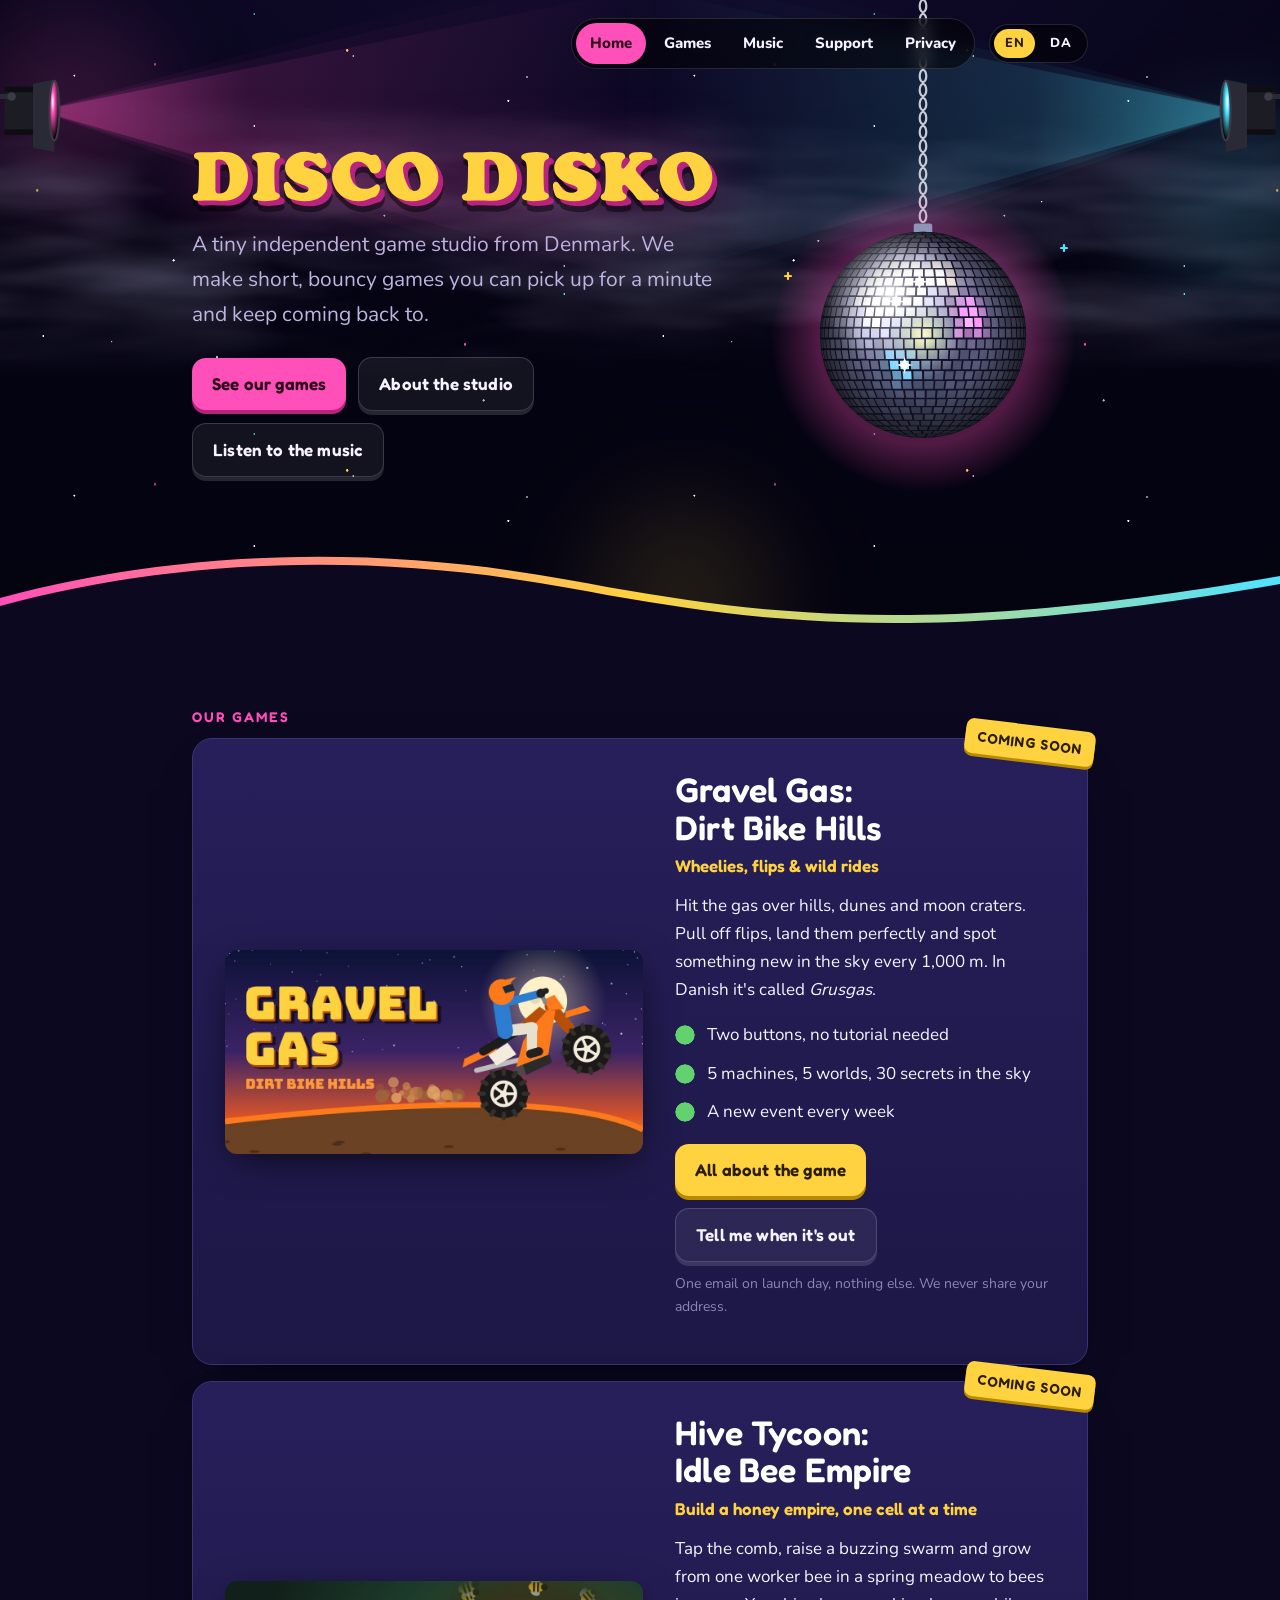
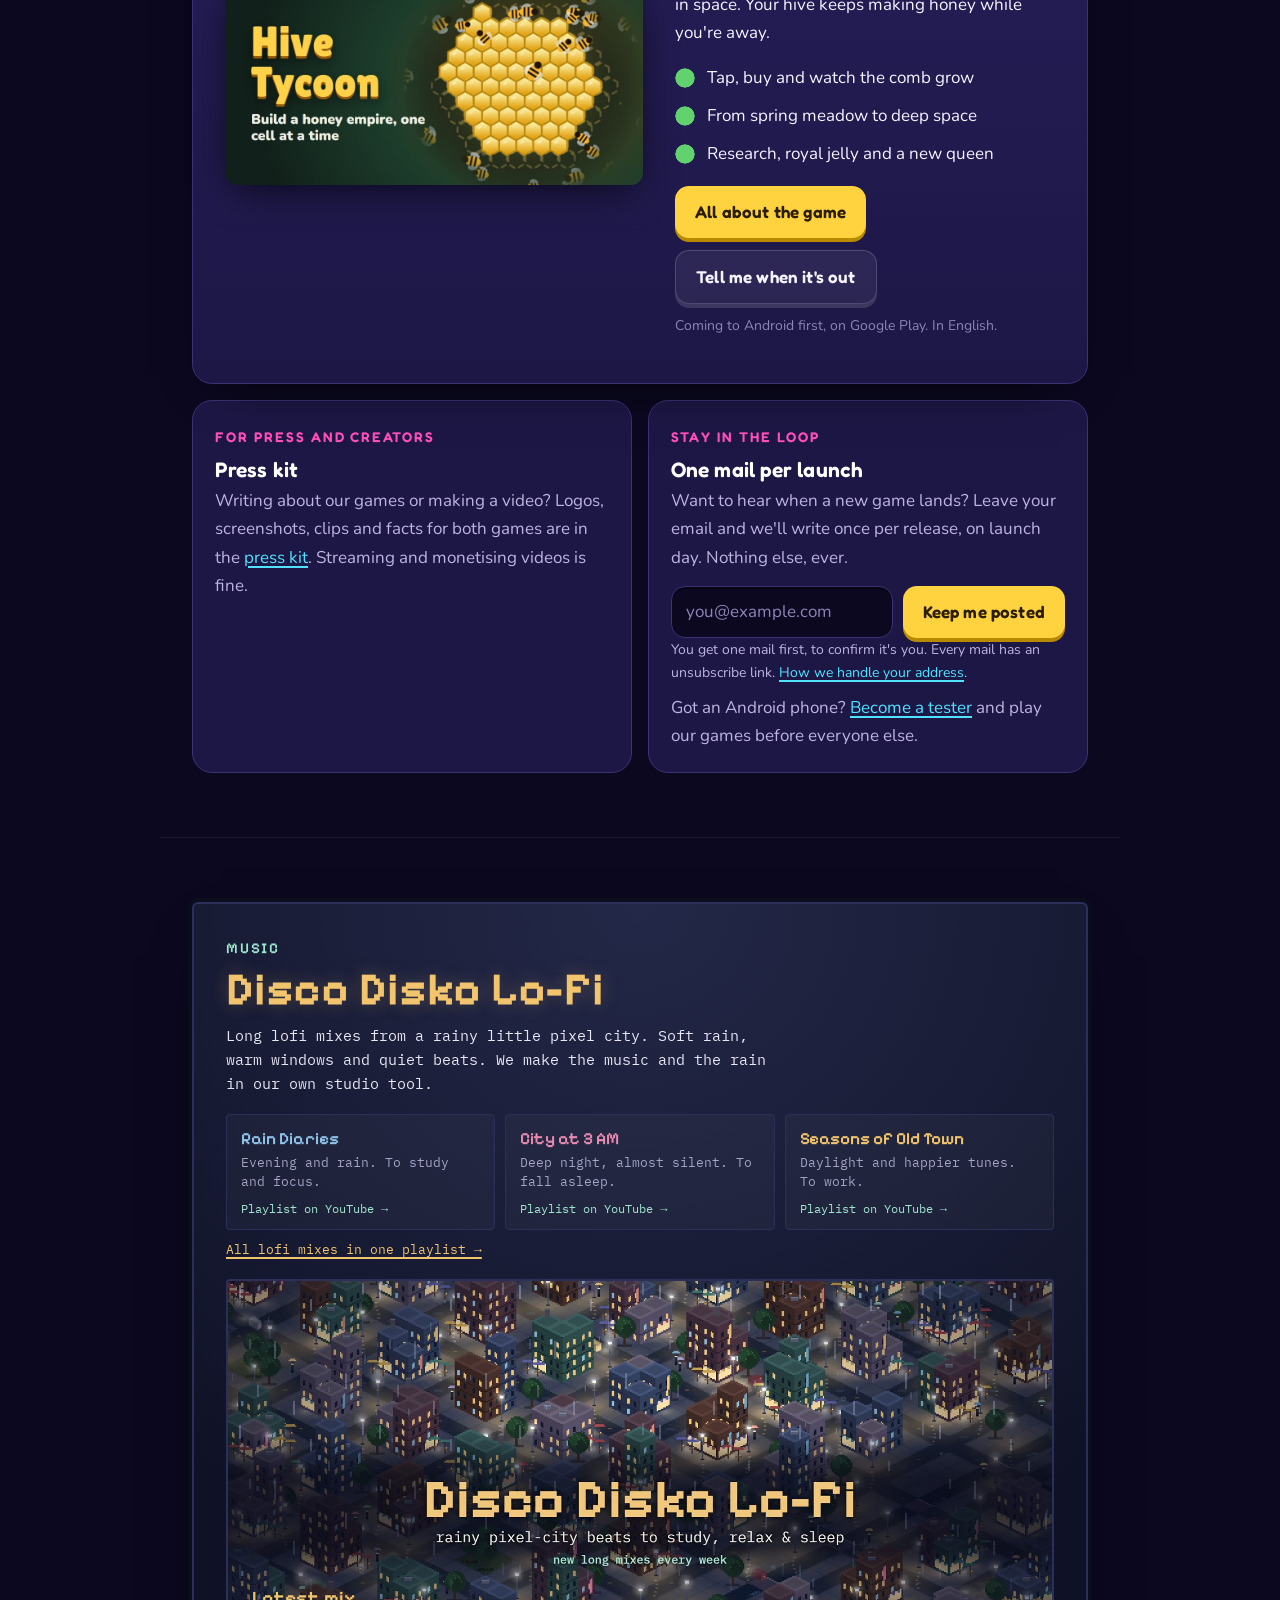
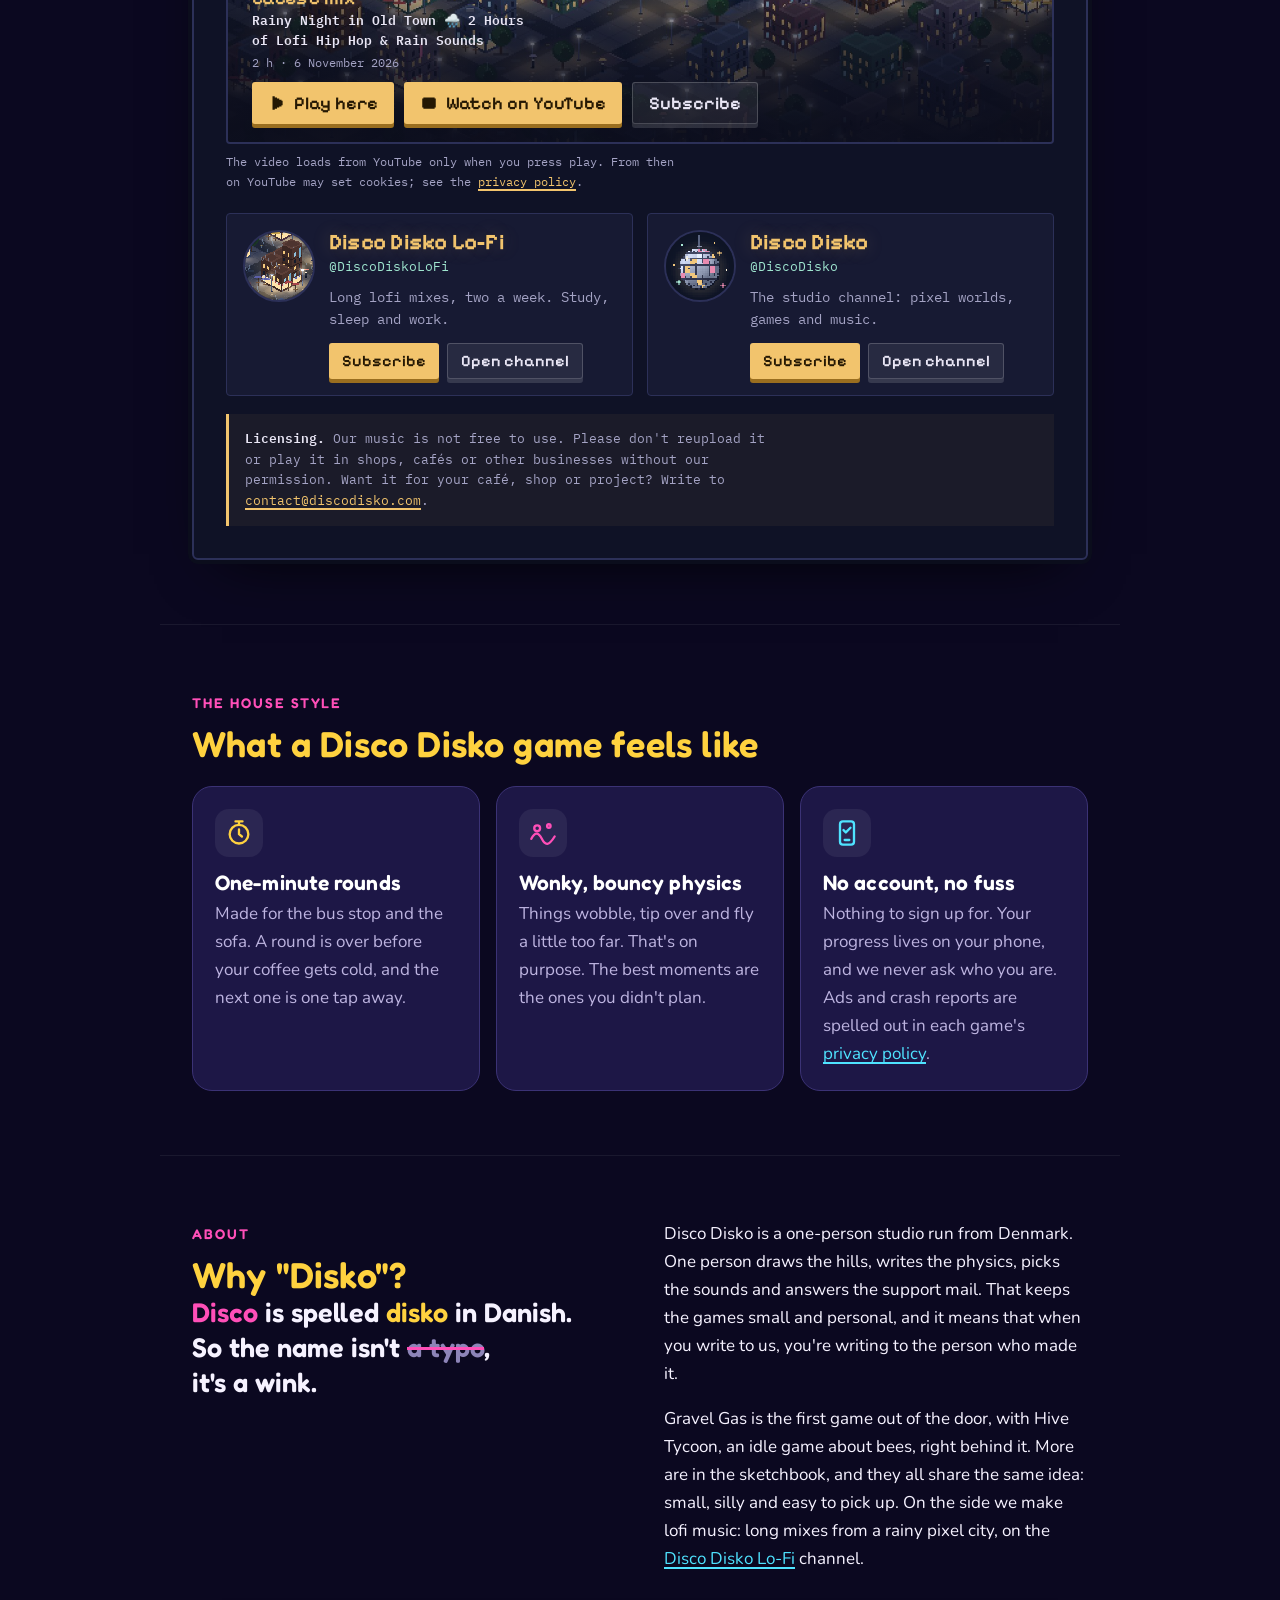
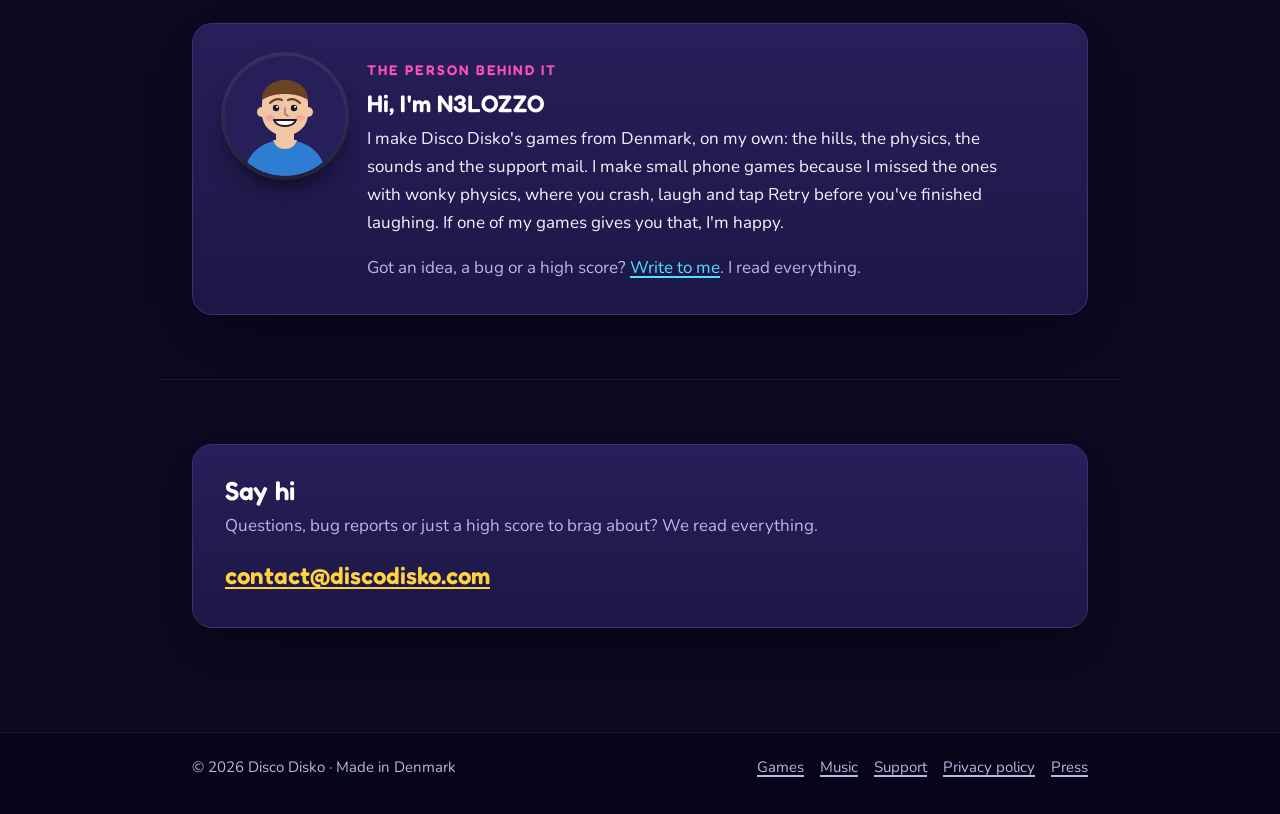
<file: index.html>
<!doctype html>
<html lang="en" class="no-js">
<head>
<meta charset="utf-8">
<meta name="viewport" content="width=device-width,initial-scale=1,viewport-fit=cover">
<title data-en="Disco Disko · a tiny game studio from Denmark" data-da="Disco Disko · et lille spilstudie fra Danmark">Disco Disko · a tiny game studio from Denmark</title>
<meta name="description" content="Disco Disko is a one-person game studio in Denmark making short, bouncy games for your phone, and long lofi mixes on YouTube. First up: Gravel Gas: Dirt Bike Hills and Hive Tycoon: Idle Bee Empire.">
<link rel="canonical" href="https://discodisko.com/">
<link rel="alternate" hreflang="en" href="https://discodisko.com/">
<link rel="alternate" hreflang="da" href="https://discodisko.com/?lang=da">
<link rel="alternate" hreflang="x-default" href="https://discodisko.com/">
<meta name="theme-color" content="#0b0820">
<meta property="og:type" content="website">
<meta property="og:title" content="Disco Disko">
<meta property="og:description" content="A tiny independent game studio from Denmark, making playful games for your phone and long lofi mixes on YouTube.">
<meta property="og:image" content="https://discodisko.com/og.jpg">
<meta property="og:image:width" content="1200">
<meta property="og:image:height" content="630">
<meta name="twitter:card" content="summary_large_image">
<meta property="og:url" content="https://discodisko.com/">
<link rel="icon" href="favicon.svg" type="image/svg+xml">
<link rel="icon" href="favicon-32.png" sizes="32x32" type="image/png">
<link rel="apple-touch-icon" href="apple-touch-icon.png">
<link rel="manifest" href="site.webmanifest">
<link rel="stylesheet" href="fonts.css?v=20261107e">
<link rel="stylesheet" href="style.css?v=20261107e">
<link rel="stylesheet" href="music/music.css?v=20261106B">
<script>document.documentElement.className='js'</script>
<script type="application/ld+json">{"@context":"https://schema.org","@type":"Organization","name":"Disco Disko","url":"https://discodisko.com/","logo":"https://discodisko.com/icon-512.png","email":"contact@discodisko.com","foundingDate":"2026","address":{"@type":"PostalAddress","addressCountry":"DK"},"description":"A tiny independent game studio from Denmark making short, bouncy games for your phone and long lofi mixes on YouTube.","sameAs":["https://www.youtube.com/@DiscoDisko","https://www.youtube.com/@DiscoDiskoLoFi"]}</script>
<script type="application/ld+json" id="ld-video">{"@context":"https://schema.org","@type":"VideoObject","name":"Rainy Night in Old Town 🌧️ 2 Hours of Lofi Hip Hop & Rain Sounds | Study · Sleep · Relax","description":"Night has fallen over Old Town. Rain is soft on the streets, the café umbrellas are still out and the windows glow warm while the city slowly goes quiet. 🌧️🏙️","thumbnailUrl":["https://i2.ytimg.com/vi/MNkIN9HCysg/hqdefault.jpg","https://i.ytimg.com/vi/MNkIN9HCysg/maxresdefault.jpg"],"uploadDate":"2026-11-06T17:00:13+00:00","duration":"PT2H","url":"https://www.youtube.com/watch?v=MNkIN9HCysg","embedUrl":"https://www.youtube-nocookie.com/embed/MNkIN9HCysg","publisher":{"@type":"Organization","name":"Disco Disko","url":"https://discodisko.com/"},"isPartOf":{"@type":"CreativeWorkSeries","name":"Disco Disko Lo-Fi","url":"https://www.youtube.com/@DiscoDiskoLoFi"}}</script>
</head>
<body>
<a class="skip" href="#main"><span data-lang-section="en">Skip to content</span><span data-lang-section="da" lang="da">Spring til indhold</span></a>

<header class="sky">
  <div class="spots" aria-hidden="true"><i></i><i></i><i></i></div>
<div class="stage" aria-hidden="true">
  <svg class="fog f1" viewBox="0 0 2400 320" preserveAspectRatio="none">
  <defs>
    <filter id="fogf" x="0" y="0" width="100%" height="100%" color-interpolation-filters="sRGB">
      <feTurbulence type="fractalNoise" baseFrequency="0.0045 0.016" numOctaves="3" seed="7" stitchTiles="stitch"/>
      <feColorMatrix values="0 0 0 0 .86  0 0 0 0 .84  0 0 0 0 1  0 0 0 1.1 -.42"/>
    </filter>
    <filter id="fogf2" x="0" y="0" width="100%" height="100%" color-interpolation-filters="sRGB">
      <feTurbulence type="fractalNoise" baseFrequency="0.0038 0.019" numOctaves="3" seed="11" stitchTiles="stitch"/>
      <feColorMatrix values="0 0 0 0 .86  0 0 0 0 .84  0 0 0 0 1  0 0 0 1.1 -.42"/>
    </filter>
    <linearGradient id="fogfade" x1="0" y1="0" x2="0" y2="1"><stop offset="0" stop-color="#fff" stop-opacity="0"/><stop offset=".3" stop-color="#fff" stop-opacity=".9"/><stop offset=".7" stop-color="#fff" stop-opacity=".9"/><stop offset="1" stop-color="#fff" stop-opacity="0"/></linearGradient>
    <mask id="fogm"><rect width="2400" height="320" fill="url(#fogfade)"/></mask>
    <rect id="fogtile" x="0" y="0" width="1200" height="320" filter="url(#fogf)"/>
    <rect id="fogtile2" x="0" y="0" width="1200" height="320" filter="url(#fogf2)"/>
  </defs>
  <g mask="url(#fogm)"><use href="#fogtile"/><use href="#fogtile" x="1200"/></g>
</svg>
<svg class="fog f2" viewBox="0 0 2400 320" preserveAspectRatio="none">
  <g mask="url(#fogm)"><use href="#fogtile2"/><use href="#fogtile2" x="1200"/></g>
</svg>
  <div class="lamp" style="--c:#ff4fb8;--dur:11s;--delay:0s">
<svg class="swivel" viewBox="0 0 900 420" preserveAspectRatio="xMinYMin meet">
  <defs>
    <linearGradient id="beam-l" x1="0" y1="0" x2="1" y2="0"><stop offset="0" stop-color="#ff4fb8" stop-opacity=".55"/><stop offset=".35" stop-color="#ff4fb8" stop-opacity=".18"/><stop offset="1" stop-color="#ff4fb8" stop-opacity="0"/></linearGradient>
    <radialGradient id="lens-l" cx="35%" cy="35%" r="65%"><stop offset="0" stop-color="#fff"/><stop offset=".3" stop-color="#ff4fb8"/><stop offset="1" stop-color="#000"/></radialGradient>
  </defs>
  <g>
    <!-- the soft edge is three cones on top of each other, not a blur: a blur has to be redrawn every frame the lamp turns, which stutters on phones -->
    <path class="beam" d="M60 60L900 -170L900 360Z" fill="url(#beam-l)" opacity=".15"/>
    <path class="beam" d="M60 60L900 -140L900 330Z" fill="url(#beam-l)" opacity=".25"/>
    <path class="beam" d="M60 60L900 -110L900 300Z" fill="url(#beam-l)" opacity=".6"/>
    <g class="can">
      <path d="M12 26h40v68H12z" fill="#1c1c24"/>
      <path d="M52 22l30 -6v102l-30 -6z" fill="#2a2a36"/>
      <path d="M12 26h40v8H12zM12 86h40v8H12z" fill="#0d0d12"/>
      <ellipse cx="82" cy="60" rx="7" ry="42" fill="url(#lens-l)"/>
      <ellipse cx="82" cy="60" rx="7" ry="42" fill="none" stroke="#3a3a48" stroke-width="3"/>
    </g>
  </g>
</svg>
<svg class="yoke" viewBox="0 0 900 420" preserveAspectRatio="xMinYMin meet">
  <path d="M0 0v40h22" fill="none" stroke="#2a2a36" stroke-width="7" stroke-linecap="round"/>
  <circle cx="22" cy="40" r="6" fill="#3a3a48"/>
</svg>
</div>
  <div class="lamp lamp-r" style="--c:#4fe3ff;--dur:13s;--delay:-4s">
<svg class="swivel" viewBox="0 0 900 420" preserveAspectRatio="xMinYMin meet">
  <defs>
    <linearGradient id="beam-r" x1="0" y1="0" x2="1" y2="0"><stop offset="0" stop-color="#4fe3ff" stop-opacity=".55"/><stop offset=".35" stop-color="#4fe3ff" stop-opacity=".18"/><stop offset="1" stop-color="#4fe3ff" stop-opacity="0"/></linearGradient>
    <radialGradient id="lens-r" cx="35%" cy="35%" r="65%"><stop offset="0" stop-color="#fff"/><stop offset=".3" stop-color="#4fe3ff"/><stop offset="1" stop-color="#000"/></radialGradient>
  </defs>
  <g>
    <!-- the soft edge is three cones on top of each other, not a blur: a blur has to be redrawn every frame the lamp turns, which stutters on phones -->
    <path class="beam" d="M60 60L900 -170L900 360Z" fill="url(#beam-r)" opacity=".15"/>
    <path class="beam" d="M60 60L900 -140L900 330Z" fill="url(#beam-r)" opacity=".25"/>
    <path class="beam" d="M60 60L900 -110L900 300Z" fill="url(#beam-r)" opacity=".6"/>
    <g class="can">
      <path d="M12 26h40v68H12z" fill="#1c1c24"/>
      <path d="M52 22l30 -6v102l-30 -6z" fill="#2a2a36"/>
      <path d="M12 26h40v8H12zM12 86h40v8H12z" fill="#0d0d12"/>
      <ellipse cx="82" cy="60" rx="7" ry="42" fill="url(#lens-r)"/>
      <ellipse cx="82" cy="60" rx="7" ry="42" fill="none" stroke="#3a3a48" stroke-width="3"/>
    </g>
  </g>
</svg>
<svg class="yoke" viewBox="0 0 900 420" preserveAspectRatio="xMinYMin meet">
  <path d="M0 0v40h22" fill="none" stroke="#2a2a36" stroke-width="7" stroke-linecap="round"/>
  <circle cx="22" cy="40" r="6" fill="#3a3a48"/>
</svg>
</div>
</div>
  <div class="top">
    <div class="wrap" style="justify-content:flex-end">
      <nav class="menu" aria-label="Main">
        <a href="./" aria-current="page"><span data-lang-section="en">Home</span><span data-lang-section="da" lang="da">Forside</span></a>
        <a href="#games"><span data-lang-section="en">Games</span><span data-lang-section="da" lang="da">Spil</span></a>
        <a href="#music"><span data-lang-section="en">Music</span><span data-lang-section="da" lang="da">Musik</span></a>
        <a href="support/"><span data-lang-section="en">Support</span><span data-lang-section="da" lang="da">Hjælp</span></a>
        <a href="privacy/"><span data-lang-section="en">Privacy</span><span data-lang-section="da" lang="da">Privatliv</span></a>
      </nav>
      <nav class="lang" aria-label="Language"><a href="#en" data-lang="en" hreflang="en">EN</a><a href="#da" data-lang="da" hreflang="da">DA</a></nav>
    </div>
  </div>

  <div class="wrap hero">
    <div>
      <h1><img class="logo-big" src="logo.svg" alt="Disco Disko" width="729" height="78"></h1>
      <div data-lang-section="en">
        <p class="lead">A tiny independent game studio from Denmark. We make short, bouncy games you can pick up for a minute and keep coming back to.</p>
        <div class="actions">
          <a class="btn" href="#games">See our games</a>
          <a class="btn ghost" href="#about">About the studio</a>
          <a class="btn ghost" href="#music">Listen to the music</a>
        </div>
      </div>
      <div data-lang-section="da" lang="da">
        <p class="lead">Et lille uafhængigt spilstudie fra Danmark. Vi laver korte, hoppende spil, som du kan tage op i et minut og blive ved med at vende tilbage til.</p>
        <div class="actions">
          <a class="btn" href="#games">Se vores spil</a>
          <a class="btn ghost" href="#about">Om studiet</a>
          <a class="btn ghost" href="#music">Lyt til musikken</a>
        </div>
      </div>
    </div>
    <div class="disco" aria-hidden="true">
      <div class="ball"><svg class="ballsvg" xmlns="http://www.w3.org/2000/svg" viewBox="0 0 320 340" width="320" height="340" aria-hidden="true" focusable="false">
<style>
.gl{animation:glide 14s ease-in-out infinite alternate}
.gl2{animation:glide2 19s ease-in-out infinite alternate}
.gl3{animation:glide3 23s ease-in-out infinite alternate}
.sp{animation:tw 2.8s ease-in-out infinite;transform-box:fill-box;transform-origin:center}
@keyframes glide{from{transform:translate(-70px,-40px)}to{transform:translate(70px,50px)}}
@keyframes glide2{from{transform:translate(60px,-60px)}to{transform:translate(-50px,40px)}}
@keyframes glide3{from{transform:translate(-40px,70px)}to{transform:translate(60px,-60px)}}
@keyframes tw{0%,100%{opacity:0;transform:scale(.3) rotate(0deg)}50%{opacity:.75;transform:scale(.7) rotate(25deg)}}
.hitL,.hitR,.dotsL,.dotsR{opacity:0}
@media (prefers-reduced-motion:reduce){.gl,.gl2,.gl3,.sp{animation:none}.sp{opacity:.8}.hitL,.hitR{opacity:.7}.dotsL,.dotsR{opacity:.5}}
</style>
<defs>
<radialGradient id="hitL"><stop offset="0" stop-color="#fff" stop-opacity="1"/><stop offset=".3" stop-color="#ffd0ec" stop-opacity=".95"/><stop offset=".6" stop-color="#ff4fb8" stop-opacity=".55"/><stop offset="1" stop-color="#ff4fb8" stop-opacity="0"/></radialGradient>
<radialGradient id="hitR"><stop offset="0" stop-color="#fff" stop-opacity="1"/><stop offset=".3" stop-color="#d6f8ff" stop-opacity=".95"/><stop offset=".6" stop-color="#4fe3ff" stop-opacity=".55"/><stop offset="1" stop-color="#4fe3ff" stop-opacity="0"/></radialGradient>
<filter id="soft" x="-20%" y="-20%" width="140%" height="140%"><feGaussianBlur stdDeviation="2.5"/></filter>
<radialGradient id="bloom" cx="34%" cy="30%" r="34%"><stop offset="0" stop-color="#fff" stop-opacity=".9"/><stop offset=".35" stop-color="#fff" stop-opacity=".35"/><stop offset="1" stop-color="#fff" stop-opacity="0"/></radialGradient>
<radialGradient id="g1"><stop offset="0" stop-color="#fff" stop-opacity=".95"/><stop offset=".5" stop-color="#ffd7ef" stop-opacity=".35"/><stop offset="1" stop-color="#fff" stop-opacity="0"/></radialGradient>
<radialGradient id="g2"><stop offset="0" stop-color="#e6fbff" stop-opacity=".9"/><stop offset=".5" stop-color="#4fe3ff" stop-opacity=".25"/><stop offset="1" stop-color="#4fe3ff" stop-opacity="0"/></radialGradient>
<radialGradient id="g3"><stop offset="0" stop-color="#fff6d0" stop-opacity=".9"/><stop offset=".5" stop-color="#ffd23f" stop-opacity=".25"/><stop offset="1" stop-color="#ffd23f" stop-opacity="0"/></radialGradient>
<radialGradient id="shade" cx="50%" cy="50%" r="50%"><stop offset=".6" stop-color="#000" stop-opacity="0"/><stop offset="1" stop-color="#000" stop-opacity=".55"/></radialGradient>
<mask id="tiles"><g fill="#fff"><path d="M152.0 289.7L152.7 289.7L145.0 288.7L143.7 288.7Z"/><path d="M153.3 289.7L156.2 289.7L151.9 288.6L145.6 288.6Z"/><path d="M156.8 289.7L160.8 289.7L161.7 288.6L153.5 288.6Z"/><path d="M161.7 289.7L165.3 289.7L171.0 288.6L163.6 288.6Z"/><path d="M165.8 289.7L167.6 289.7L176.3 288.6L172.3 288.6Z"/><path d="M141.9 288.3L142.9 288.3L134.7 286.3L133.2 286.3Z"/><path d="M143.2 288.3L146.9 288.3L141.0 286.4L135.6 286.4Z"/><path d="M148.1 288.3L154.1 288.3L151.2 286.3L142.3 286.3Z"/><path d="M155.2 288.3L162.0 288.3L163.0 286.3L152.9 286.3Z"/><path d="M163.3 288.3L169.6 288.3L174.2 286.4L164.9 286.4Z"/><path d="M170.9 288.3L175.4 288.3L182.5 286.4L175.8 286.4Z"/><path d="M176.1 288.3L178.1 288.3L186.5 286.4L183.6 286.4Z"/><path d="M131.5 285.8L132.4 285.8L124.7 283.1L123.5 283.1Z"/><path d="M132.9 285.8L136.1 285.8L129.3 283.1L125.3 283.1Z"/><path d="M137.1 285.9L142.2 285.9L137.0 283.0L130.4 283.0Z"/><path d="M143.4 285.9L149.9 285.9L147.0 283.0L138.6 283.0Z"/><path d="M151.4 285.9L158.5 285.9L158.1 283.1L148.9 283.1Z"/><path d="M160.0 285.9L167.5 285.9L169.7 283.0L160.1 283.0Z"/><path d="M168.7 285.9L175.6 285.9L180.2 283.0L171.4 283.0Z"/><path d="M176.6 285.9L182.1 285.9L188.7 283.0L181.6 283.0Z"/><path d="M183.0 285.9L186.5 285.9L194.3 283.0L189.7 283.0Z"/><path d="M187.0 285.9L188.3 285.9L196.7 283.0L194.9 283.0Z"/><path d="M121.8 282.4L122.7 282.4L115.0 278.7L113.8 278.7Z"/><path d="M123.0 282.3L125.7 282.3L118.9 278.8L115.7 278.8Z"/><path d="M126.6 282.4L131.0 282.4L125.0 278.7L119.7 278.7Z"/><path d="M132.0 282.3L137.6 282.3L133.2 278.8L126.5 278.8Z"/><path d="M139.1 282.4L146.0 282.4L143.1 278.7L134.7 278.7Z"/><path d="M147.3 282.4L155.0 282.4L153.9 278.6L144.6 278.6Z"/><path d="M156.5 282.3L164.0 282.3L164.8 278.8L155.8 278.8Z"/><path d="M165.6 282.4L173.1 282.4L175.7 278.7L166.8 278.7Z"/><path d="M174.5 282.4L181.3 282.4L185.8 278.7L177.5 278.7Z"/><path d="M182.5 282.4L188.3 282.4L194.2 278.7L187.2 278.7Z"/><path d="M189.3 282.4L193.6 282.4L200.5 278.7L195.4 278.7Z"/><path d="M194.3 282.4L197.0 282.4L204.7 278.7L201.4 278.7Z"/><path d="M197.3 282.4L198.2 282.4L206.3 278.6L205.2 278.6Z"/><path d="M112.4 277.9L113.7 277.9L106.4 273.4L104.9 273.4Z"/><path d="M114.2 277.9L117.2 277.9L110.3 273.3L106.8 273.3Z"/><path d="M117.8 277.8L122.2 277.8L116.4 273.4L111.3 273.4Z"/><path d="M123.4 277.9L129.3 277.9L124.4 273.4L117.6 273.4Z"/><path d="M130.6 277.8L137.4 277.8L133.9 273.4L126.1 273.4Z"/><path d="M139.0 277.9L146.8 277.9L144.7 273.4L135.6 273.4Z"/><path d="M148.3 277.9L156.7 277.9L156.2 273.3L146.4 273.3Z"/><path d="M158.1 277.9L166.7 277.9L167.7 273.3L157.8 273.3Z"/><path d="M168.1 277.9L176.3 277.9L178.9 273.3L169.4 273.3Z"/><path d="M177.8 277.9L185.2 277.9L189.2 273.4L180.6 273.4Z"/><path d="M186.5 277.9L193.1 277.9L198.4 273.3L190.7 273.3Z"/><path d="M194.1 277.9L199.5 277.9L205.8 273.3L199.6 273.3Z"/><path d="M200.4 277.9L204.2 277.9L211.2 273.4L206.8 273.4Z"/><path d="M204.8 277.9L207.0 277.9L214.3 273.4L211.8 273.4Z"/><path d="M207.1 277.9L207.6 277.9L215.3 273.3L214.7 273.3Z"/><path d="M103.3 272.3L104.1 272.3L97.4 267.2L96.5 267.2Z"/><path d="M104.5 272.4L106.8 272.4L100.1 267.1L97.6 267.1Z"/><path d="M107.2 272.3L110.7 272.3L104.8 267.2L100.9 267.2Z"/><path d="M111.7 272.5L116.7 272.5L111.2 267.1L105.6 267.1Z"/><path d="M117.6 272.3L123.2 272.3L118.9 267.3L112.6 267.3Z"/><path d="M124.7 272.5L131.6 272.5L128.1 267.1L120.3 267.1Z"/><path d="M133.0 272.4L140.4 272.4L138.0 267.2L129.7 267.2Z"/><path d="M142.1 272.3L149.9 272.3L148.6 267.2L140.0 267.2Z"/><path d="M151.6 272.4L159.8 272.4L159.8 267.2L150.6 267.2Z"/><path d="M161.6 272.3L169.6 272.3L170.7 267.2L161.8 267.2Z"/><path d="M171.2 272.5L179.3 272.5L181.7 267.1L172.6 267.1Z"/><path d="M180.6 272.5L188.2 272.5L191.8 267.1L183.2 267.1Z"/><path d="M189.6 272.4L196.3 272.4L200.7 267.2L193.2 267.2Z"/><path d="M197.6 272.4L203.3 272.4L208.5 267.2L202.1 267.2Z"/><path d="M204.5 272.3L209.0 272.3L214.8 267.3L209.8 267.3Z"/><path d="M210.0 272.3L213.2 272.3L219.5 267.3L215.9 267.3Z"/><path d="M213.7 272.4L215.8 272.4L222.6 267.2L220.3 267.2Z"/><path d="M215.9 272.5L216.6 272.5L223.7 267.1L223.0 267.1Z"/><path d="M94.9 265.9L95.4 265.9L89.3 260.2L88.8 260.2Z"/><path d="M95.8 266.0L97.6 266.0L91.4 260.1L89.5 260.1Z"/><path d="M98.0 265.9L101.0 265.9L95.4 260.2L92.1 260.2Z"/><path d="M101.9 266.1L106.2 266.1L100.9 260.0L96.1 260.0Z"/><path d="M107.1 266.0L112.4 266.0L107.8 260.2L102.1 260.2Z"/><path d="M113.7 266.0L119.9 266.0L116.0 260.2L109.2 260.2Z"/><path d="M121.4 266.0L128.4 266.0L125.4 260.1L117.6 260.1Z"/><path d="M129.9 266.1L137.9 266.1L135.7 260.0L126.9 260.0Z"/><path d="M139.3 266.1L147.7 266.1L146.4 260.1L137.3 260.1Z"/><path d="M149.3 266.0L157.7 266.0L157.4 260.1L148.3 260.1Z"/><path d="M159.3 266.1L168.0 266.1L168.8 260.0L159.2 260.0Z"/><path d="M169.8 265.9L177.8 265.9L179.5 260.2L170.7 260.2Z"/><path d="M179.6 266.0L187.4 266.0L190.1 260.1L181.5 260.1Z"/><path d="M188.8 266.1L196.4 266.1L200.0 260.0L191.7 260.0Z"/><path d="M197.7 266.0L204.3 266.0L208.6 260.1L201.4 260.1Z"/><path d="M205.5 266.0L211.2 266.0L216.2 260.1L210.0 260.1Z"/><path d="M212.3 266.0L216.8 266.0L222.3 260.1L217.3 260.1Z"/><path d="M217.7 266.0L221.1 266.0L226.9 260.2L223.2 260.2Z"/><path d="M221.6 266.0L223.8 266.0L230.0 260.1L227.6 260.1Z"/><path d="M224.1 266.0L224.9 266.0L231.2 260.1L230.3 260.1Z"/><path d="M87.5 258.8L87.8 258.8L82.0 252.2L81.8 252.2Z"/><path d="M87.9 258.9L89.4 258.9L83.7 252.2L82.2 252.2Z"/><path d="M89.7 258.8L92.1 258.8L86.8 252.3L84.2 252.3Z"/><path d="M92.8 258.8L96.2 258.8L91.3 252.3L87.6 252.3Z"/><path d="M97.1 258.9L101.7 258.9L97.0 252.2L92.1 252.2Z"/><path d="M102.6 258.8L108.0 258.8L103.9 252.3L98.1 252.3Z"/><path d="M109.2 258.8L115.4 258.8L111.9 252.2L105.2 252.2Z"/><path d="M116.7 258.9L123.7 258.9L120.8 252.2L113.2 252.2Z"/><path d="M125.0 258.8L132.5 258.8L130.3 252.2L122.3 252.2Z"/><path d="M134.1 258.8L141.8 258.8L140.4 252.3L132.1 252.3Z"/><path d="M143.5 258.8L151.6 258.8L151.0 252.3L142.2 252.3Z"/><path d="M153.4 258.8L161.4 258.8L161.5 252.3L152.9 252.3Z"/><path d="M163.2 258.8L171.3 258.8L172.2 252.3L163.5 252.3Z"/><path d="M173.1 258.8L181.0 258.8L182.6 252.3L174.1 252.3Z"/><path d="M182.5 258.9L190.3 258.9L192.7 252.2L184.3 252.2Z"/><path d="M191.9 258.8L198.9 258.8L201.9 252.3L194.3 252.3Z"/><path d="M200.3 258.9L207.0 258.9L210.7 252.2L203.5 252.2Z"/><path d="M208.3 258.8L214.0 258.8L218.2 252.3L212.0 252.3Z"/><path d="M215.2 258.8L220.1 258.8L224.8 252.3L219.5 252.3Z"/><path d="M221.0 258.9L225.1 258.9L230.3 252.2L225.8 252.2Z"/><path d="M225.9 258.8L228.9 258.8L234.2 252.3L231.0 252.3Z"/><path d="M229.4 258.8L231.4 258.8L236.9 252.3L234.8 252.3Z"/><path d="M231.6 258.9L232.4 258.9L238.2 252.2L237.3 252.2Z"/><path d="M80.6 250.8L80.9 250.8L76.0 243.8L75.7 243.8Z"/><path d="M81.0 250.8L82.3 250.8L77.6 243.9L76.2 243.9Z"/><path d="M82.7 250.7L84.9 250.7L80.4 243.9L78.0 243.9Z"/><path d="M85.6 250.8L88.8 250.8L84.5 243.9L81.1 243.9Z"/><path d="M89.7 250.8L93.8 250.8L89.7 243.9L85.4 243.9Z"/><path d="M94.9 250.9L99.9 250.9L96.2 243.7L90.7 243.7Z"/><path d="M101.1 250.8L106.8 250.8L103.5 243.8L97.4 243.8Z"/><path d="M108.2 250.8L114.7 250.8L111.8 243.8L104.9 243.8Z"/><path d="M116.0 251.0L123.4 251.0L121.0 243.6L113.2 243.6Z"/><path d="M124.7 250.9L132.4 250.9L130.6 243.7L122.5 243.7Z"/><path d="M133.9 250.8L141.8 250.8L140.7 243.8L132.3 243.8Z"/><path d="M143.6 250.8L151.5 250.8L151.0 243.9L142.6 243.9Z"/><path d="M153.4 250.8L161.6 250.8L161.7 243.8L153.0 243.8Z"/><path d="M163.5 250.8L171.5 250.8L172.2 243.9L163.7 243.9Z"/><path d="M173.3 250.8L181.3 250.8L182.6 243.8L174.2 243.8Z"/><path d="M183.0 250.8L190.7 250.8L192.6 243.8L184.4 243.8Z"/><path d="M192.1 251.0L199.7 251.0L202.3 243.6L194.2 243.6Z"/><path d="M201.2 250.8L207.9 250.8L210.9 243.8L203.7 243.8Z"/><path d="M209.5 250.7L215.5 250.7L218.8 243.9L212.5 243.9Z"/><path d="M216.6 250.9L222.2 250.9L226.2 243.7L220.2 243.7Z"/><path d="M223.3 250.8L227.9 250.8L232.1 243.8L227.2 243.8Z"/><path d="M228.9 250.8L232.5 250.8L236.9 243.9L233.0 243.9Z"/><path d="M233.0 251.0L235.9 251.0L240.8 243.6L237.8 243.6Z"/><path d="M236.5 250.8L238.2 250.8L243.1 243.8L241.2 243.8Z"/><path d="M238.4 251.0L239.2 251.0L244.3 243.6L243.5 243.6Z"/><path d="M74.8 242.3L75.4 242.3L71.1 234.5L70.5 234.5Z"/><path d="M75.5 242.2L77.1 242.2L73.0 234.7L71.4 234.7Z"/><path d="M77.5 242.2L80.0 242.2L76.1 234.7L73.5 234.7Z"/><path d="M80.7 242.3L84.3 242.3L80.5 234.6L76.8 234.6Z"/><path d="M85.1 242.4L89.7 242.4L86.1 234.5L81.3 234.5Z"/><path d="M90.5 242.3L95.9 242.3L92.7 234.6L87.1 234.6Z"/><path d="M97.0 242.3L103.1 242.3L100.3 234.6L93.9 234.6Z"/><path d="M104.4 242.3L111.2 242.3L108.8 234.6L101.6 234.6Z"/><path d="M112.6 242.1L119.8 242.1L117.8 234.8L110.4 234.8Z"/><path d="M121.4 242.3L129.4 242.3L127.8 234.6L119.5 234.6Z"/><path d="M130.8 242.3L139.2 242.3L138.2 234.5L129.4 234.5Z"/><path d="M140.8 242.2L149.2 242.2L148.6 234.7L139.9 234.7Z"/><path d="M150.9 242.3L159.6 242.3L159.6 234.6L150.4 234.6Z"/><path d="M161.2 242.3L169.8 242.3L170.3 234.6L161.3 234.6Z"/><path d="M171.4 242.3L179.9 242.3L180.9 234.6L172.0 234.6Z"/><path d="M181.6 242.2L189.8 242.2L191.2 234.6L182.7 234.6Z"/><path d="M191.6 242.1L199.1 242.1L200.9 234.8L193.1 234.8Z"/><path d="M200.7 242.3L208.0 242.3L210.4 234.6L202.7 234.6Z"/><path d="M209.4 242.3L216.2 242.3L219.0 234.6L211.9 234.6Z"/><path d="M217.6 242.2L223.5 242.2L226.5 234.7L220.3 234.7Z"/><path d="M224.6 242.2L229.9 242.2L233.3 234.6L227.8 234.6Z"/><path d="M230.7 242.3L235.3 242.3L239.1 234.5L234.3 234.5Z"/><path d="M236.2 242.2L239.6 242.2L243.4 234.7L239.8 234.7Z"/><path d="M240.3 242.1L242.7 242.1L246.7 234.7L244.1 234.7Z"/><path d="M243.0 242.3L244.5 242.3L248.8 234.5L247.2 234.5Z"/><path d="M244.8 242.3L245.3 242.3L249.5 234.6L249.0 234.6Z"/><path d="M69.7 233.0L70.2 233.0L66.8 225.1L66.4 225.1Z"/><path d="M70.4 233.0L71.8 233.0L68.5 225.1L67.1 225.1Z"/><path d="M72.2 232.9L74.5 232.9L71.3 225.1L69.0 225.1Z"/><path d="M75.1 233.0L78.3 233.0L75.3 225.0L71.9 225.0Z"/><path d="M79.1 233.1L83.2 233.1L80.3 225.0L76.0 225.0Z"/><path d="M84.1 232.9L88.8 232.9L86.2 225.1L81.3 225.1Z"/><path d="M90.0 233.2L95.8 233.2L93.3 224.9L87.3 224.9Z"/><path d="M96.9 232.9L103.0 232.9L100.9 225.1L94.6 225.1Z"/><path d="M104.5 233.0L111.3 233.0L109.5 225.1L102.5 225.1Z"/><path d="M112.7 233.1L120.3 233.1L118.7 224.9L110.9 224.9Z"/><path d="M121.7 233.0L129.4 233.0L128.3 225.1L120.3 225.1Z"/><path d="M131.0 233.1L139.3 233.1L138.5 225.0L129.9 225.0Z"/><path d="M140.9 233.0L149.0 233.0L148.6 225.1L140.2 225.1Z"/><path d="M150.9 233.0L159.2 233.0L159.1 225.1L150.6 225.1Z"/><path d="M161.1 232.9L169.2 232.9L169.6 225.2L161.1 225.2Z"/><path d="M171.0 233.1L179.4 233.1L180.2 224.9L171.4 224.9Z"/><path d="M181.2 232.9L189.0 232.9L190.0 225.2L181.9 225.2Z"/><path d="M190.7 233.1L198.5 233.1L200.0 225.0L191.8 225.0Z"/><path d="M200.2 232.9L207.3 232.9L209.0 225.2L201.6 225.2Z"/><path d="M208.8 233.1L215.7 233.1L217.8 225.0L210.7 225.0Z"/><path d="M217.2 232.9L223.2 232.9L225.5 225.2L219.3 225.2Z"/><path d="M224.4 233.1L230.1 233.1L232.8 225.0L226.9 225.0Z"/><path d="M231.2 233.0L236.0 233.0L238.9 225.1L233.9 225.1Z"/><path d="M237.0 233.0L241.0 233.0L244.0 225.1L239.8 225.1Z"/><path d="M241.8 233.0L244.9 233.0L248.1 225.1L244.8 225.1Z"/><path d="M245.5 233.0L247.8 233.0L251.1 225.1L248.7 225.1Z"/><path d="M248.3 233.0L249.6 233.0L252.9 225.1L251.5 225.1Z"/><path d="M249.8 233.0L250.3 233.0L253.7 225.0L253.2 225.0Z"/><path d="M65.8 223.3L66.5 223.3L64.0 215.1L63.3 215.1Z"/><path d="M66.7 223.4L68.4 223.4L65.9 215.0L64.2 215.0Z"/><path d="M68.8 223.4L71.3 223.4L68.9 215.1L66.3 215.1Z"/><path d="M71.9 223.5L75.3 223.5L73.0 214.9L69.4 214.9Z"/><path d="M76.0 223.4L80.2 223.4L78.0 215.1L73.8 215.1Z"/><path d="M81.1 223.4L86.1 223.4L84.1 215.0L79.0 215.0Z"/><path d="M87.2 223.4L92.9 223.4L91.1 215.0L85.2 215.0Z"/><path d="M94.1 223.2L100.2 223.2L98.7 215.2L92.4 215.2Z"/><path d="M101.7 223.5L108.7 223.5L107.3 214.9L100.1 214.9Z"/><path d="M110.1 223.3L117.5 223.3L116.3 215.1L108.8 215.1Z"/><path d="M118.9 223.5L127.0 223.5L126.1 214.9L117.8 214.9Z"/><path d="M128.4 223.4L136.6 223.4L136.0 215.0L127.6 215.0Z"/><path d="M138.3 223.3L146.5 223.3L146.1 215.1L137.7 215.1Z"/><path d="M148.4 223.2L156.6 223.2L156.5 215.2L148.1 215.2Z"/><path d="M158.4 223.4L167.0 223.4L167.2 215.0L158.4 215.0Z"/><path d="M168.7 223.4L177.1 223.4L177.5 215.1L168.9 215.1Z"/><path d="M178.9 223.3L186.9 223.3L187.6 215.2L179.4 215.2Z"/><path d="M188.7 223.4L196.6 223.4L197.6 215.1L189.4 215.1Z"/><path d="M198.3 223.3L205.7 223.3L206.9 215.1L199.3 215.1Z"/><path d="M207.2 223.5L214.5 223.5L216.0 215.0L208.5 215.0Z"/><path d="M215.8 223.4L222.4 223.4L224.1 215.1L217.3 215.1Z"/><path d="M223.8 223.3L229.7 223.3L231.5 215.1L225.5 215.1Z"/><path d="M230.8 223.4L236.2 223.4L238.3 215.0L232.7 215.0Z"/><path d="M237.0 223.5L241.7 223.5L244.0 214.9L239.2 214.9Z"/><path d="M242.6 223.3L246.3 223.3L248.6 215.1L244.8 215.1Z"/><path d="M246.9 223.4L249.9 223.4L252.4 215.0L249.3 215.0Z"/><path d="M250.4 223.4L252.4 223.4L254.9 215.1L252.9 215.1Z"/><path d="M252.7 223.4L253.9 223.4L256.5 215.0L255.3 215.0Z"/><path d="M254.0 223.5L254.2 223.5L256.8 215.0L256.6 215.0Z"/><path d="M62.8 213.4L63.2 213.4L61.5 204.8L61.1 204.8Z"/><path d="M63.3 213.3L64.6 213.3L63.0 204.9L61.7 204.9Z"/><path d="M65.0 213.3L67.2 213.3L65.7 204.8L63.4 204.8Z"/><path d="M67.8 213.4L71.0 213.4L69.5 204.7L66.2 204.7Z"/><path d="M71.7 213.3L75.7 213.3L74.3 204.8L70.2 204.8Z"/><path d="M76.6 213.2L81.4 213.2L80.1 204.9L75.3 204.9Z"/><path d="M82.5 213.3L88.1 213.3L86.9 204.8L81.2 204.8Z"/><path d="M89.4 213.2L95.5 213.2L94.4 204.9L88.2 204.9Z"/><path d="M97.0 213.2L103.7 213.2L102.8 204.9L96.0 204.9Z"/><path d="M105.3 213.3L112.8 213.3L112.0 204.8L104.4 204.8Z"/><path d="M114.3 213.4L122.3 213.4L121.6 204.8L113.5 204.8Z"/><path d="M123.9 213.3L132.2 213.3L131.7 204.8L123.3 204.8Z"/><path d="M133.9 213.2L142.3 213.2L142.0 204.9L133.5 204.9Z"/><path d="M144.2 213.2L152.7 213.2L152.6 204.9L144.0 204.9Z"/><path d="M154.6 213.4L163.4 213.4L163.4 204.8L154.5 204.8Z"/><path d="M165.1 213.3L173.9 213.3L174.1 204.8L165.2 204.8Z"/><path d="M175.6 213.4L184.2 213.4L184.6 204.7L175.8 204.7Z"/><path d="M185.9 213.3L194.2 213.3L194.8 204.8L186.4 204.8Z"/><path d="M195.7 213.5L204.0 213.5L204.7 204.7L196.4 204.7Z"/><path d="M205.4 213.4L213.0 213.4L213.9 204.8L206.2 204.8Z"/><path d="M214.4 213.4L221.5 213.4L222.6 204.7L215.3 204.7Z"/><path d="M222.9 213.3L229.2 213.3L230.4 204.9L224.0 204.9Z"/><path d="M230.4 213.5L236.3 213.5L237.6 204.7L231.6 204.7Z"/><path d="M237.4 213.2L242.3 213.2L243.6 204.9L238.7 204.9Z"/><path d="M243.3 213.3L247.4 213.3L248.9 204.8L244.7 204.8Z"/><path d="M248.2 213.3L251.5 213.3L253.1 204.8L249.7 204.8Z"/><path d="M252.1 213.3L254.5 213.3L256.2 204.8L253.7 204.8Z"/><path d="M254.9 213.5L256.4 213.5L258.1 204.7L256.6 204.7Z"/><path d="M256.6 213.4L257.2 213.4L258.9 204.8L258.3 204.8Z"/><path d="M60.9 203.2L61.5 203.2L60.8 194.2L60.1 194.2Z"/><path d="M61.7 203.2L63.3 203.2L62.5 194.2L61.0 194.2Z"/><path d="M63.7 202.9L66.0 202.9L65.3 194.5L63.0 194.5Z"/><path d="M66.6 203.0L69.9 203.0L69.2 194.4L65.9 194.4Z"/><path d="M70.6 203.0L74.6 203.0L74.0 194.4L70.0 194.4Z"/><path d="M75.6 203.0L80.4 203.0L79.8 194.4L75.0 194.4Z"/><path d="M81.5 203.0L87.1 203.0L86.5 194.4L80.9 194.4Z"/><path d="M88.3 203.1L94.5 203.1L94.0 194.4L87.7 194.4Z"/><path d="M95.7 203.2L102.7 203.2L102.3 194.2L95.2 194.2Z"/><path d="M104.1 203.0L111.3 203.0L111.0 194.4L103.7 194.4Z"/><path d="M112.8 203.2L120.8 203.2L120.5 194.2L112.4 194.2Z"/><path d="M122.2 203.2L130.5 203.2L130.3 194.2L121.9 194.2Z"/><path d="M132.0 203.2L140.6 203.2L140.4 194.3L131.8 194.3Z"/><path d="M142.3 202.9L150.6 202.9L150.5 194.5L142.2 194.5Z"/><path d="M152.3 203.2L161.2 203.2L161.2 194.2L152.3 194.2Z"/><path d="M162.8 203.1L171.5 203.1L171.6 194.3L162.8 194.3Z"/><path d="M173.1 203.2L181.8 203.2L182.0 194.3L173.2 194.3Z"/><path d="M183.4 203.0L191.7 203.0L191.9 194.4L183.6 194.4Z"/><path d="M193.4 202.9L201.2 202.9L201.5 194.5L193.7 194.5Z"/><path d="M202.9 203.1L210.5 203.1L210.9 194.4L203.2 194.4Z"/><path d="M212.1 202.9L219.1 202.9L219.5 194.5L212.5 194.5Z"/><path d="M220.5 203.1L227.2 203.1L227.7 194.3L220.9 194.3Z"/><path d="M228.5 202.9L234.3 202.9L234.9 194.5L229.0 194.5Z"/><path d="M235.7 202.9L240.8 202.9L241.4 194.5L236.2 194.5Z"/><path d="M241.9 202.9L246.4 202.9L247.0 194.5L242.5 194.5Z"/><path d="M247.2 203.1L251.0 203.1L251.8 194.3L247.9 194.3Z"/><path d="M251.7 202.9L254.6 202.9L255.3 194.5L252.4 194.5Z"/><path d="M255.1 203.0L257.2 203.0L257.9 194.4L255.9 194.4Z"/><path d="M257.5 203.2L258.7 203.2L259.5 194.3L258.3 194.3Z"/><path d="M258.8 203.1L259.1 203.1L259.9 194.3L259.6 194.3Z"/><path d="M60.0 192.7L60.4 192.7L60.5 183.8L60.2 183.8Z"/><path d="M60.5 192.6L61.8 192.6L61.9 183.9L60.7 183.9Z"/><path d="M62.1 192.7L64.3 192.7L64.4 183.9L62.3 183.9Z"/><path d="M64.8 192.4L67.7 192.4L67.9 184.1L65.0 184.1Z"/><path d="M68.5 192.6L72.3 192.6L72.5 183.9L68.6 183.9Z"/><path d="M73.2 192.6L77.8 192.6L78.0 183.9L73.3 183.9Z"/><path d="M78.8 192.6L84.2 192.6L84.4 183.9L79.0 183.9Z"/><path d="M85.4 192.7L91.5 192.7L91.6 183.9L85.5 183.9Z"/><path d="M92.7 192.7L99.5 192.7L99.6 183.8L92.8 183.8Z"/><path d="M100.9 192.5L108.0 192.5L108.1 184.0L101.0 184.0Z"/><path d="M109.5 192.7L117.4 192.7L117.5 183.8L109.6 183.8Z"/><path d="M118.9 192.6L126.9 192.6L127.0 183.9L119.0 183.9Z"/><path d="M128.7 192.5L136.9 192.5L137.0 184.0L128.8 184.0Z"/><path d="M138.7 192.7L147.4 192.7L147.4 183.9L138.7 183.9Z"/><path d="M149.0 192.7L157.9 192.7L157.9 183.8L149.0 183.8Z"/><path d="M159.6 192.6L168.2 192.6L168.1 184.0L159.6 184.0Z"/><path d="M170.0 192.6L178.5 192.6L178.5 183.9L170.0 183.9Z"/><path d="M180.2 192.7L188.9 192.7L188.8 183.8L180.1 183.8Z"/><path d="M190.5 192.6L198.6 192.6L198.5 183.9L190.4 183.9Z"/><path d="M200.2 192.6L208.0 192.6L207.9 183.9L200.2 183.9Z"/><path d="M209.5 192.6L217.0 192.6L216.9 183.9L209.5 183.9Z"/><path d="M218.3 192.6L225.2 192.6L225.1 183.9L218.3 183.9Z"/><path d="M226.5 192.6L232.8 192.6L232.7 183.9L226.4 183.9Z"/><path d="M234.0 192.6L239.5 192.6L239.4 183.9L233.9 183.9Z"/><path d="M240.6 192.5L245.4 192.5L245.3 184.0L240.5 184.0Z"/><path d="M246.4 192.6L250.4 192.6L250.2 184.0L246.2 184.0Z"/><path d="M251.2 192.5L254.3 192.5L254.2 184.0L251.1 184.0Z"/><path d="M255.0 192.5L257.3 192.5L257.1 184.1L254.8 184.1Z"/><path d="M257.7 192.5L259.1 192.5L259.0 184.0L257.6 184.0Z"/><path d="M259.4 192.7L259.9 192.7L259.8 183.8L259.2 183.8Z"/><path d="M60.3 182.0L60.7 182.0L61.7 173.6L61.4 173.6Z"/><path d="M60.9 182.0L62.2 182.0L63.2 173.7L61.9 173.7Z"/><path d="M62.5 182.2L64.7 182.2L65.8 173.4L63.6 173.4Z"/><path d="M65.3 182.1L68.3 182.1L69.3 173.5L66.3 173.5Z"/><path d="M69.1 182.0L72.9 182.0L73.8 173.6L70.0 173.6Z"/><path d="M73.8 182.2L78.5 182.2L79.4 173.4L74.7 173.4Z"/><path d="M79.6 182.0L84.9 182.0L85.6 173.6L80.4 173.6Z"/><path d="M86.1 182.1L92.2 182.1L92.9 173.5L86.9 173.5Z"/><path d="M93.6 182.1L100.1 182.1L100.7 173.6L94.3 173.6Z"/><path d="M101.6 182.1L108.9 182.1L109.4 173.5L102.2 173.5Z"/><path d="M110.4 182.2L118.1 182.2L118.6 173.5L110.9 173.5Z"/><path d="M119.6 182.2L127.8 182.2L128.2 173.5L120.1 173.5Z"/><path d="M129.5 182.1L137.8 182.1L138.0 173.5L129.8 173.5Z"/><path d="M139.6 182.1L148.1 182.1L148.2 173.5L139.8 173.5Z"/><path d="M149.8 182.1L158.5 182.1L158.5 173.5L150.0 173.5Z"/><path d="M160.2 182.2L169.0 182.2L168.9 173.4L160.2 173.4Z"/><path d="M170.6 182.2L179.3 182.2L179.1 173.5L170.5 173.5Z"/><path d="M180.8 182.3L189.5 182.3L189.2 173.4L180.6 173.4Z"/><path d="M191.2 182.0L199.0 182.0L198.6 173.7L190.9 173.7Z"/><path d="M200.7 182.2L208.6 182.2L208.1 173.5L200.3 173.5Z"/><path d="M210.0 182.2L217.4 182.2L216.8 173.4L209.5 173.4Z"/><path d="M218.9 182.0L225.5 182.0L224.8 173.6L218.3 173.6Z"/><path d="M226.9 182.2L233.1 182.2L232.3 173.5L226.2 173.5Z"/><path d="M234.3 182.0L239.7 182.0L238.8 173.6L233.6 173.6Z"/><path d="M240.7 182.3L245.6 182.3L244.7 173.4L239.9 173.4Z"/><path d="M246.5 182.1L250.4 182.1L249.5 173.6L245.6 173.6Z"/><path d="M251.2 182.1L254.3 182.1L253.3 173.6L250.2 173.6Z"/><path d="M254.9 182.3L257.2 182.3L256.2 173.4L253.8 173.4Z"/><path d="M257.6 182.1L259.0 182.1L257.9 173.6L256.6 173.6Z"/><path d="M259.2 182.1L259.7 182.1L258.6 173.6L258.1 173.6Z"/><path d="M61.7 171.6L62.0 171.6L63.9 163.4L63.6 163.4Z"/><path d="M62.2 171.8L63.5 171.8L65.4 163.3L64.1 163.3Z"/><path d="M63.8 171.9L66.1 171.9L68.0 163.2L65.7 163.2Z"/><path d="M66.6 171.7L69.7 171.7L71.5 163.4L68.5 163.4Z"/><path d="M70.4 171.8L74.5 171.8L76.2 163.2L72.2 163.2Z"/><path d="M75.4 171.7L80.2 171.7L81.7 163.4L77.1 163.4Z"/><path d="M81.4 171.7L86.9 171.7L88.3 163.4L82.9 163.4Z"/><path d="M88.0 171.9L94.5 171.9L95.8 163.2L89.5 163.2Z"/><path d="M95.7 171.8L102.8 171.8L104.0 163.2L97.0 163.2Z"/><path d="M104.1 171.9L111.8 171.9L112.8 163.2L105.2 163.2Z"/><path d="M113.2 171.9L121.4 171.9L122.2 163.2L114.1 163.2Z"/><path d="M122.8 171.9L131.4 171.9L132.0 163.2L123.6 163.2Z"/><path d="M133.0 171.8L141.6 171.8L142.0 163.3L133.5 163.3Z"/><path d="M143.5 171.6L152.0 171.6L152.2 163.4L143.8 163.4Z"/><path d="M153.9 171.8L162.8 171.8L162.8 163.3L154.0 163.3Z"/><path d="M164.7 171.7L173.3 171.7L173.1 163.4L164.6 163.4Z"/><path d="M175.3 171.7L183.7 171.7L183.3 163.4L175.0 163.4Z"/><path d="M185.7 171.6L193.9 171.6L193.2 163.4L185.2 163.4Z"/><path d="M195.7 171.8L203.8 171.8L202.9 163.3L195.0 163.3Z"/><path d="M205.3 171.8L213.1 171.8L212.1 163.2L204.4 163.2Z"/><path d="M214.6 171.7L221.7 171.7L220.5 163.3L213.5 163.3Z"/><path d="M223.0 171.9L229.7 171.9L228.3 163.2L221.7 163.2Z"/><path d="M230.9 171.7L236.7 171.7L235.2 163.3L229.5 163.3Z"/><path d="M237.8 171.8L243.0 171.8L241.3 163.2L236.2 163.2Z"/><path d="M243.9 171.8L248.2 171.8L246.4 163.3L242.2 163.3Z"/><path d="M249.0 171.6L252.3 171.6L250.5 163.4L247.2 163.4Z"/><path d="M252.9 171.8L255.4 171.8L253.5 163.3L251.1 163.3Z"/><path d="M255.9 171.8L257.4 171.8L255.5 163.3L254.0 163.3Z"/><path d="M257.7 171.7L258.3 171.7L256.3 163.3L255.7 163.3Z"/><path d="M64.1 161.7L64.6 161.7L67.6 153.2L67.0 153.2Z"/><path d="M64.9 161.5L66.4 161.5L69.1 153.5L67.7 153.5Z"/><path d="M66.9 161.5L69.3 161.5L71.9 153.5L69.6 153.5Z"/><path d="M69.8 161.7L73.4 161.7L76.0 153.2L72.6 153.2Z"/><path d="M74.1 161.7L78.6 161.7L81.0 153.2L76.7 153.2Z"/><path d="M79.6 161.5L84.6 161.5L86.8 153.5L81.9 153.5Z"/><path d="M85.7 161.7L91.9 161.7L93.9 153.2L88.0 153.2Z"/><path d="M93.1 161.6L99.8 161.6L101.6 153.3L95.1 153.3Z"/><path d="M101.3 161.5L108.5 161.5L109.9 153.4L103.0 153.4Z"/><path d="M109.9 161.7L118.0 161.7L119.3 153.2L111.4 153.2Z"/><path d="M119.7 161.4L127.7 161.4L128.6 153.5L120.9 153.5Z"/><path d="M129.5 161.6L138.1 161.6L138.8 153.3L130.4 153.3Z"/><path d="M140.0 161.5L148.6 161.5L148.9 153.4L140.6 153.4Z"/><path d="M150.5 161.6L159.5 161.6L159.5 153.3L150.7 153.3Z"/><path d="M161.3 161.6L170.2 161.6L169.9 153.4L161.2 153.4Z"/><path d="M171.9 161.7L180.9 161.7L180.3 153.3L171.5 153.3Z"/><path d="M182.7 161.5L191.0 161.5L190.1 153.5L182.0 153.5Z"/><path d="M192.7 161.7L201.2 161.7L200.0 153.2L191.7 153.2Z"/><path d="M202.6 161.7L210.7 161.7L209.1 153.3L201.3 153.3Z"/><path d="M212.1 161.5L219.3 161.5L217.5 153.4L210.6 153.4Z"/><path d="M220.7 161.7L227.5 161.7L225.5 153.3L218.8 153.3Z"/><path d="M228.7 161.5L234.5 161.5L232.4 153.4L226.7 153.4Z"/><path d="M235.8 161.6L240.9 161.6L238.5 153.4L233.5 153.4Z"/><path d="M241.9 161.5L246.1 161.5L243.6 153.4L239.5 153.4Z"/><path d="M246.9 161.5L250.2 161.5L247.6 153.5L244.4 153.5Z"/><path d="M250.9 161.5L253.3 161.5L250.6 153.5L248.3 153.5Z"/><path d="M253.7 161.6L255.2 161.6L252.4 153.4L251.0 153.4Z"/><path d="M255.4 161.7L255.9 161.7L253.0 153.3L252.5 153.3Z"/><path d="M67.6 151.8L68.0 151.8L71.7 143.8L71.3 143.8Z"/><path d="M68.2 151.6L69.6 151.6L73.1 143.9L71.8 143.9Z"/><path d="M69.9 151.8L72.4 151.8L75.9 143.8L73.6 143.8Z"/><path d="M73.0 151.8L76.4 151.8L79.8 143.8L76.5 143.8Z"/><path d="M77.1 151.8L81.5 151.8L84.7 143.8L80.5 143.8Z"/><path d="M82.4 151.8L87.8 151.8L90.7 143.7L85.6 143.7Z"/><path d="M89.0 151.6L94.8 151.6L97.4 144.0L91.7 144.0Z"/><path d="M96.2 151.7L103.0 151.7L105.2 143.8L98.7 143.8Z"/><path d="M104.5 151.6L111.7 151.6L113.6 143.9L106.7 143.9Z"/><path d="M113.3 151.8L121.3 151.8L122.8 143.8L115.2 143.8Z"/><path d="M122.9 151.7L131.2 151.7L132.4 143.8L124.4 143.8Z"/><path d="M132.8 151.8L141.7 151.8L142.5 143.7L133.9 143.7Z"/><path d="M143.5 151.6L152.2 151.6L152.5 143.9L144.1 143.9Z"/><path d="M154.2 151.6L162.9 151.6L162.8 143.9L154.4 143.9Z"/><path d="M164.8 151.7L173.7 151.7L173.2 143.8L164.6 143.8Z"/><path d="M175.4 151.8L184.3 151.8L183.3 143.8L174.8 143.8Z"/><path d="M185.8 151.8L194.5 151.8L193.1 143.7L184.8 143.7Z"/><path d="M196.0 151.8L204.2 151.8L202.4 143.7L194.5 143.7Z"/><path d="M205.7 151.7L213.2 151.7L211.1 143.9L203.9 143.9Z"/><path d="M214.7 151.7L221.6 151.7L219.2 143.8L212.6 143.8Z"/><path d="M223.0 151.7L229.2 151.7L226.5 143.8L220.5 143.8Z"/><path d="M230.4 151.7L235.9 151.7L232.8 143.8L227.6 143.8Z"/><path d="M236.9 151.6L241.4 151.6L238.2 143.9L233.9 143.9Z"/><path d="M242.3 151.7L246.0 151.7L242.5 143.8L239.0 143.8Z"/><path d="M246.6 151.7L249.3 151.7L245.8 143.9L243.2 143.9Z"/><path d="M249.8 151.7L251.5 151.7L247.8 143.8L246.2 143.8Z"/><path d="M251.7 151.7L252.4 151.7L248.7 143.8L248.0 143.8Z"/><path d="M72.2 142.3L72.9 142.3L77.3 134.8L76.6 134.8Z"/><path d="M73.2 142.2L74.9 142.2L79.2 134.9L77.5 134.9Z"/><path d="M75.3 142.3L78.2 142.3L82.4 134.8L79.7 134.8Z"/><path d="M78.8 142.3L82.7 142.3L86.7 134.8L83.0 134.8Z"/><path d="M83.5 142.3L88.2 142.3L91.9 134.8L87.4 134.8Z"/><path d="M89.4 142.2L94.8 142.2L98.1 134.9L92.9 134.9Z"/><path d="M96.0 142.4L102.5 142.4L105.6 134.7L99.3 134.7Z"/><path d="M103.9 142.2L110.9 142.2L113.3 134.9L106.7 134.9Z"/><path d="M112.5 142.2L120.0 142.2L122.0 134.9L114.9 134.9Z"/><path d="M121.8 142.1L129.7 142.1L131.2 134.9L123.7 134.9Z"/><path d="M131.4 142.4L140.0 142.4L141.1 134.7L132.9 134.7Z"/><path d="M141.6 142.3L150.5 142.3L150.9 134.8L142.6 134.8Z"/><path d="M152.2 142.3L161.0 142.3L161.0 134.8L152.6 134.8Z"/><path d="M162.8 142.2L171.5 142.2L170.9 134.9L162.7 134.9Z"/><path d="M173.5 142.2L181.9 142.2L180.8 134.9L172.8 134.9Z"/><path d="M183.6 142.4L192.3 142.4L190.6 134.7L182.4 134.7Z"/><path d="M193.7 142.3L201.8 142.3L199.6 134.8L192.0 134.8Z"/><path d="M203.2 142.4L210.9 142.4L208.2 134.7L200.9 134.7Z"/><path d="M212.2 142.2L218.9 142.2L216.0 134.9L209.6 134.9Z"/><path d="M220.3 142.4L226.6 142.4L223.1 134.7L217.1 134.7Z"/><path d="M227.6 142.4L233.0 142.4L229.2 134.7L224.1 134.7Z"/><path d="M233.9 142.4L238.4 142.4L234.3 134.7L230.0 134.7Z"/><path d="M239.1 142.4L242.6 142.4L238.3 134.7L235.0 134.7Z"/><path d="M243.1 142.3L245.6 142.3L241.2 134.7L238.8 134.7Z"/><path d="M245.9 142.3L247.3 142.3L242.9 134.8L241.6 134.8Z"/><path d="M247.5 142.3L247.9 142.3L243.4 134.8L243.1 134.8Z"/><path d="M77.6 133.3L78.3 133.3L83.5 126.4L82.8 126.4Z"/><path d="M78.6 133.2L80.4 133.2L85.3 126.5L83.6 126.5Z"/><path d="M80.9 133.3L83.8 133.3L88.6 126.5L85.9 126.5Z"/><path d="M84.6 133.3L88.6 133.3L93.1 126.4L89.3 126.4Z"/><path d="M89.6 133.3L94.5 133.3L98.6 126.5L94.0 126.5Z"/><path d="M95.7 133.3L101.6 133.3L105.3 126.4L99.8 126.4Z"/><path d="M102.8 133.4L109.8 133.4L113.0 126.3L106.5 126.3Z"/><path d="M111.2 133.3L118.7 133.3L121.3 126.4L114.3 126.4Z"/><path d="M120.4 133.2L128.2 133.2L130.2 126.5L122.9 126.5Z"/><path d="M130.2 133.3L138.5 133.3L139.8 126.5L132.0 126.5Z"/><path d="M140.3 133.4L149.1 133.4L149.8 126.4L141.5 126.4Z"/><path d="M150.8 133.4L160.0 133.4L160.0 126.3L151.4 126.3Z"/><path d="M161.8 133.3L170.6 133.3L169.9 126.4L161.7 126.4Z"/><path d="M172.5 133.3L181.1 133.3L179.8 126.5L171.7 126.5Z"/><path d="M182.9 133.5L191.6 133.5L189.5 126.3L181.4 126.3Z"/><path d="M193.1 133.4L201.2 133.4L198.5 126.4L190.9 126.4Z"/><path d="M202.7 133.3L210.0 133.3L206.9 126.5L200.0 126.5Z"/><path d="M211.4 133.5L218.3 133.5L214.5 126.3L208.1 126.3Z"/><path d="M219.5 133.3L225.2 133.3L221.1 126.5L215.8 126.5Z"/><path d="M226.4 133.3L231.2 133.3L226.8 126.5L222.3 126.5Z"/><path d="M232.2 133.3L236.0 133.3L231.3 126.5L227.7 126.5Z"/><path d="M236.7 133.2L239.4 133.2L234.6 126.5L232.0 126.5Z"/><path d="M240.0 133.3L241.6 133.3L236.5 126.5L235.0 126.5Z"/><path d="M241.9 133.3L242.4 133.3L237.2 126.4L236.7 126.4Z"/><path d="M83.9 125.1L84.3 125.1L90.3 118.6L90.0 118.6Z"/><path d="M84.5 125.1L86.2 125.1L92.1 118.6L90.5 118.6Z"/><path d="M86.7 125.0L89.6 125.0L95.1 118.7L92.4 118.7Z"/><path d="M90.3 125.1L94.4 125.1L99.6 118.6L95.8 118.6Z"/><path d="M95.4 125.0L100.5 125.0L105.2 118.7L100.4 118.7Z"/><path d="M101.7 125.1L107.9 125.1L112.0 118.7L106.2 118.7Z"/><path d="M109.4 124.9L116.2 124.9L119.6 118.8L113.2 118.8Z"/><path d="M117.8 125.0L125.6 125.0L128.3 118.7L121.1 118.7Z"/><path d="M127.4 125.0L135.5 125.0L137.4 118.7L129.9 118.7Z"/><path d="M137.5 125.0L146.0 125.0L147.1 118.8L139.2 118.8Z"/><path d="M147.9 125.1L156.9 125.1L157.2 118.7L148.8 118.7Z"/><path d="M158.7 125.1L167.7 125.1L167.1 118.7L158.8 118.7Z"/><path d="M169.5 125.1L178.5 125.1L177.0 118.6L168.7 118.6Z"/><path d="M180.1 125.2L188.9 125.2L186.6 118.6L178.4 118.6Z"/><path d="M190.5 124.9L198.3 124.9L195.4 118.8L188.2 118.8Z"/><path d="M200.0 125.1L207.5 125.1L203.7 118.6L196.8 118.6Z"/><path d="M208.8 125.0L215.3 125.0L211.0 118.7L205.0 118.7Z"/><path d="M216.6 125.0L222.2 125.0L217.4 118.7L212.3 118.7Z"/><path d="M223.3 125.1L227.9 125.1L222.5 118.6L218.3 118.6Z"/><path d="M228.6 124.9L231.9 124.9L226.4 118.8L223.4 118.8Z"/><path d="M232.5 125.0L234.7 125.0L229.0 118.8L227.0 118.8Z"/><path d="M235.1 125.0L236.0 125.0L230.0 118.7L229.2 118.7Z"/><path d="M91.3 117.4L92.3 117.4L98.6 111.8L97.7 111.8Z"/><path d="M92.6 117.4L95.0 117.4L101.2 111.8L99.0 111.8Z"/><path d="M95.6 117.5L99.3 117.5L105.2 111.7L101.8 111.7Z"/><path d="M100.3 117.4L105.2 117.4L110.3 111.8L105.9 111.8Z"/><path d="M106.3 117.5L112.4 117.5L116.9 111.7L111.4 111.7Z"/><path d="M113.6 117.5L120.8 117.5L124.5 111.7L118.1 111.7Z"/><path d="M122.3 117.4L130.0 117.4L132.9 111.8L125.9 111.8Z"/><path d="M131.7 117.4L140.1 117.4L142.0 111.8L134.4 111.8Z"/><path d="M141.7 117.5L150.8 117.5L151.7 111.7L143.5 111.7Z"/><path d="M152.4 117.5L161.5 117.5L161.4 111.7L153.1 111.7Z"/><path d="M163.4 117.3L172.0 117.3L170.9 111.8L163.1 111.8Z"/><path d="M174.0 117.4L182.6 117.4L180.4 111.8L172.7 111.8Z"/><path d="M184.5 117.4L192.4 117.4L189.4 111.8L182.2 111.8Z"/><path d="M194.1 117.5L201.7 117.5L197.7 111.7L190.8 111.7Z"/><path d="M203.0 117.5L209.8 117.5L205.0 111.7L198.9 111.7Z"/><path d="M211.0 117.3L216.3 117.3L211.1 111.8L206.3 111.8Z"/><path d="M217.6 117.5L222.1 117.5L216.0 111.7L211.9 111.7Z"/><path d="M222.8 117.5L226.0 117.5L219.5 111.7L216.6 111.7Z"/><path d="M226.4 117.4L228.2 117.4L221.7 111.8L220.1 111.8Z"/><path d="M228.4 117.4L228.8 117.4L222.3 111.8L221.9 111.8Z"/><path d="M99.1 110.7L100.0 110.7L107.1 105.6L106.3 105.6Z"/><path d="M100.2 110.7L102.8 110.7L109.7 105.6L107.4 105.6Z"/><path d="M103.4 110.7L107.7 110.7L114.0 105.6L110.2 105.6Z"/><path d="M108.8 110.6L114.3 110.6L119.6 105.7L114.7 105.7Z"/><path d="M115.5 110.7L122.5 110.7L127.0 105.6L120.8 105.6Z"/><path d="M124.1 110.6L131.9 110.6L135.2 105.7L128.3 105.7Z"/><path d="M133.8 110.6L142.3 110.6L144.3 105.7L136.8 105.7Z"/><path d="M144.2 110.6L153.3 110.6L154.1 105.7L146.1 105.7Z"/><path d="M155.4 110.6L164.5 110.6L163.9 105.7L155.9 105.7Z"/><path d="M166.4 110.7L175.7 110.7L173.9 105.6L165.7 105.6Z"/><path d="M177.6 110.6L186.1 110.6L183.1 105.7L175.5 105.7Z"/><path d="M187.9 110.7L195.9 110.7L191.7 105.6L184.6 105.6Z"/><path d="M197.4 110.6L204.1 110.6L199.1 105.7L193.2 105.7Z"/><path d="M205.6 110.6L211.0 110.6L205.2 105.7L200.4 105.7Z"/><path d="M212.2 110.7L216.5 110.7L209.7 105.6L205.9 105.6Z"/><path d="M217.0 110.6L219.5 110.6L212.7 105.7L210.5 105.7Z"/><path d="M220.0 110.7L220.9 110.7L213.7 105.6L212.9 105.6Z"/><path d="M107.7 104.8L108.8 104.8L116.4 100.5L115.4 100.5Z"/><path d="M109.2 104.7L112.1 104.7L119.1 100.5L116.6 100.5Z"/><path d="M112.9 104.8L117.5 104.8L123.8 100.5L119.8 100.5Z"/><path d="M118.8 104.7L124.8 104.7L129.8 100.6L124.7 100.6Z"/><path d="M126.2 104.7L133.6 104.7L137.4 100.5L131.1 100.5Z"/><path d="M135.2 104.7L143.6 104.7L145.9 100.5L138.8 100.5Z"/><path d="M145.4 104.7L154.1 104.7L155.0 100.6L147.5 100.6Z"/><path d="M156.1 104.7L165.1 104.7L164.4 100.5L156.7 100.5Z"/><path d="M166.9 104.8L176.0 104.8L173.6 100.5L165.9 100.5Z"/><path d="M177.6 104.7L185.7 104.7L182.1 100.5L175.1 100.5Z"/><path d="M187.5 104.7L194.5 104.7L189.7 100.6L183.6 100.6Z"/><path d="M196.1 104.7L202.0 104.7L196.0 100.5L190.9 100.5Z"/><path d="M203.2 104.8L207.7 104.8L200.6 100.5L196.8 100.5Z"/><path d="M208.3 104.7L211.0 104.7L203.6 100.5L201.3 100.5Z"/><path d="M211.3 104.7L212.2 104.7L204.7 100.6L204.0 100.6Z"/><path d="M117.1 99.7L117.7 99.7L125.4 96.4L124.9 96.4Z"/><path d="M118.2 99.7L121.2 99.7L128.2 96.4L125.7 96.4Z"/><path d="M121.9 99.7L127.2 99.7L133.3 96.3L129.0 96.3Z"/><path d="M128.4 99.8L135.6 99.8L140.2 96.3L134.3 96.3Z"/><path d="M137.3 99.7L145.4 99.7L148.1 96.4L141.4 96.4Z"/><path d="M147.5 99.7L156.4 99.7L157.1 96.4L149.8 96.4Z"/><path d="M158.3 99.8L167.9 99.8L166.4 96.3L158.6 96.3Z"/><path d="M169.6 99.7L178.4 99.7L175.0 96.3L167.8 96.3Z"/><path d="M180.2 99.7L187.8 99.7L182.7 96.4L176.5 96.4Z"/><path d="M189.3 99.7L195.3 99.7L188.8 96.4L183.9 96.4Z"/><path d="M196.4 99.7L200.4 99.7L193.1 96.4L189.8 96.4Z"/><path d="M201.1 99.7L202.7 99.7L195.1 96.4L193.7 96.4Z"/><path d="M126.7 95.7L127.5 95.7L135.7 93.2L135.0 93.2Z"/><path d="M128.1 95.7L132.1 95.7L139.0 93.2L135.9 93.2Z"/><path d="M133.4 95.7L140.0 95.7L144.8 93.2L139.8 93.2Z"/><path d="M141.7 95.7L150.3 95.7L152.7 93.2L146.2 93.2Z"/><path d="M152.1 95.8L162.0 95.8L161.5 93.2L154.1 93.2Z"/><path d="M163.7 95.8L173.3 95.8L169.9 93.2L162.8 93.2Z"/><path d="M175.0 95.7L182.6 95.7L177.2 93.2L171.4 93.2Z"/><path d="M184.2 95.8L190.0 95.8L182.3 93.2L178.0 93.2Z"/><path d="M190.6 95.7L193.1 95.7L184.9 93.2L183.0 93.2Z"/><path d="M136.7 92.7L139.1 92.7L146.6 91.1L145.1 91.1Z"/><path d="M140.3 92.7L147.0 92.7L151.6 91.1L147.3 91.1Z"/><path d="M148.6 92.8L158.6 92.8L159.1 91.1L152.9 91.1Z"/><path d="M160.4 92.8L170.5 92.8L166.6 91.1L160.2 91.1Z"/><path d="M172.1 92.7L179.3 92.7L172.3 91.1L167.8 91.1Z"/><path d="M180.5 92.8L183.4 92.8L174.7 91.1L172.9 91.1Z"/><path d="M146.8 90.9L147.9 90.9L153.0 90.3L152.4 90.3Z"/><path d="M148.7 90.9L153.4 90.9L156.2 90.3L153.4 90.3Z"/><path d="M154.7 90.9L161.5 90.9L160.9 90.3L157.0 90.3Z"/><path d="M162.9 90.9L169.0 90.9L165.1 90.3L161.6 90.3Z"/><path d="M170.0 90.9L173.0 90.9L167.5 90.3L165.8 90.3Z"/></g></mask>
<clipPath id="ballClip"><circle cx="160" cy="190" r="100"/></clipPath>
</defs>
<rect x="151" y="82" width="18" height="10" rx="2" fill="#8d94b8"/>
<circle cx="160" cy="190" r="100" fill="#14122a"/>
<g><path d="M152.0 289.7L152.7 289.7L145.0 288.7L143.7 288.7Z" fill="#38394a"/><path d="M153.3 289.7L156.2 289.7L151.9 288.6L145.6 288.6Z" fill="#414357"/><path d="M156.8 289.7L160.8 289.7L161.7 288.6L153.5 288.6Z" fill="#3d3f53"/><path d="M161.7 289.7L165.3 289.7L171.0 288.6L163.6 288.6Z" fill="#3c3e51"/><path d="M165.8 289.7L167.6 289.7L176.3 288.6L172.3 288.6Z" fill="#3b3d4f"/><path d="M141.9 288.3L142.9 288.3L134.7 286.3L133.2 286.3Z" fill="#424459"/><path d="M143.2 288.3L146.9 288.3L141.0 286.4L135.6 286.4Z" fill="#414358"/><path d="M148.1 288.3L154.1 288.3L151.2 286.3L142.3 286.3Z" fill="#494b63"/><path d="M155.2 288.3L162.0 288.3L163.0 286.3L152.9 286.3Z" fill="#494c63"/><path d="M163.3 288.3L169.6 288.3L174.2 286.4L164.9 286.4Z" fill="#45485f"/><path d="M170.9 288.3L175.4 288.3L182.5 286.4L175.8 286.4Z" fill="#484a61"/><path d="M176.1 288.3L178.1 288.3L186.5 286.4L183.6 286.4Z" fill="#404256"/><path d="M131.5 285.8L132.4 285.8L124.7 283.1L123.5 283.1Z" fill="#414356"/><path d="M132.9 285.8L136.1 285.8L129.3 283.1L125.3 283.1Z" fill="#42455a"/><path d="M137.1 285.9L142.2 285.9L137.0 283.0L130.4 283.0Z" fill="#414459"/><path d="M143.4 285.9L149.9 285.9L147.0 283.0L138.6 283.0Z" fill="#404358"/><path d="M151.4 285.9L158.5 285.9L158.1 283.1L148.9 283.1Z" fill="#44475e"/><path d="M160.0 285.9L167.5 285.9L169.7 283.0L160.1 283.0Z" fill="#3f4257"/><path d="M168.7 285.9L175.6 285.9L180.2 283.0L171.4 283.0Z" fill="#42455b"/><path d="M176.6 285.9L182.1 285.9L188.7 283.0L181.6 283.0Z" fill="#45485f"/><path d="M183.0 285.9L186.5 285.9L194.3 283.0L189.7 283.0Z" fill="#45475d"/><path d="M187.0 285.9L188.3 285.9L196.7 283.0L194.9 283.0Z" fill="#3e4053"/><path d="M121.8 282.4L122.7 282.4L115.0 278.7L113.8 278.7Z" fill="#3c3e51"/><path d="M123.0 282.3L125.7 282.3L118.9 278.8L115.7 278.8Z" fill="#45475d"/><path d="M126.6 282.4L131.0 282.4L125.0 278.7L119.7 278.7Z" fill="#464960"/><path d="M132.0 282.3L137.6 282.3L133.2 278.8L126.5 278.8Z" fill="#484b63"/><path d="M139.1 282.4L146.0 282.4L143.1 278.7L134.7 278.7Z" fill="#4a4e67"/><path d="M147.3 282.4L155.0 282.4L153.9 278.6L144.6 278.6Z" fill="#494d66"/><path d="M156.5 282.3L164.0 282.3L164.8 278.8L155.8 278.8Z" fill="#40435a"/><path d="M165.6 282.4L173.1 282.4L175.7 278.7L166.8 278.7Z" fill="#3f4258"/><path d="M174.5 282.4L181.3 282.4L185.8 278.7L177.5 278.7Z" fill="#43465d"/><path d="M182.5 282.4L188.3 282.4L194.2 278.7L187.2 278.7Z" fill="#4a4d66"/><path d="M189.3 282.4L193.6 282.4L200.5 278.7L195.4 278.7Z" fill="#494c64"/><path d="M194.3 282.4L197.0 282.4L204.7 278.7L201.4 278.7Z" fill="#46485e"/><path d="M197.3 282.4L198.2 282.4L206.3 278.6L205.2 278.6Z" fill="#404255"/><path d="M112.4 277.9L113.7 277.9L106.4 273.4L104.9 273.4Z" fill="#424458"/><path d="M114.2 277.9L117.2 277.9L110.3 273.3L106.8 273.3Z" fill="#46485f"/><path d="M117.8 277.8L122.2 277.8L116.4 273.4L111.3 273.4Z" fill="#43465c"/><path d="M123.4 277.9L129.3 277.9L124.4 273.4L117.6 273.4Z" fill="#4b4f69"/><path d="M130.6 277.8L137.4 277.8L133.9 273.4L126.1 273.4Z" fill="#41455b"/><path d="M139.0 277.9L146.8 277.9L144.7 273.4L135.6 273.4Z" fill="#43465e"/><path d="M148.3 277.9L156.7 277.9L156.2 273.3L146.4 273.3Z" fill="#43475f"/><path d="M158.1 277.9L166.7 277.9L167.7 273.3L157.8 273.3Z" fill="#40445b"/><path d="M168.1 277.9L176.3 277.9L178.9 273.3L169.4 273.3Z" fill="#494d67"/><path d="M177.8 277.9L185.2 277.9L189.2 273.4L180.6 273.4Z" fill="#464a62"/><path d="M186.5 277.9L193.1 277.9L198.4 273.3L190.7 273.3Z" fill="#474b64"/><path d="M194.1 277.9L199.5 277.9L205.8 273.3L199.6 273.3Z" fill="#3f4258"/><path d="M200.4 277.9L204.2 277.9L211.2 273.4L206.8 273.4Z" fill="#43465c"/><path d="M204.8 277.9L207.0 277.9L214.3 273.4L211.8 273.4Z" fill="#46495f"/><path d="M207.1 277.9L207.6 277.9L215.3 273.3L214.7 273.3Z" fill="#3b3c4e"/><path d="M103.3 272.3L104.1 272.3L97.4 267.2L96.5 267.2Z" fill="#44465a"/><path d="M104.5 272.4L106.8 272.4L100.1 267.1L97.6 267.1Z" fill="#404257"/><path d="M107.2 272.3L110.7 272.3L104.8 267.2L100.9 267.2Z" fill="#4a4e66"/><path d="M111.7 272.5L116.7 272.5L111.2 267.1L105.6 267.1Z" fill="#41445a"/><path d="M117.6 272.3L123.2 272.3L118.9 267.3L112.6 267.3Z" fill="#43465d"/><path d="M124.7 272.5L131.6 272.5L128.1 267.1L120.3 267.1Z" fill="#464a63"/><path d="M133.0 272.4L140.4 272.4L138.0 267.2L129.7 267.2Z" fill="#40445b"/><path d="M142.1 272.3L149.9 272.3L148.6 267.2L140.0 267.2Z" fill="#484d67"/><path d="M151.6 272.4L159.8 272.4L159.8 267.2L150.6 267.2Z" fill="#41455d"/><path d="M161.6 272.3L169.6 272.3L170.7 267.2L161.8 267.2Z" fill="#4a4f6a"/><path d="M171.2 272.5L179.3 272.5L181.7 267.1L172.6 267.1Z" fill="#444861"/><path d="M180.6 272.5L188.2 272.5L191.8 267.1L183.2 267.1Z" fill="#40445a"/><path d="M189.6 272.4L196.3 272.4L200.7 267.2L193.2 267.2Z" fill="#454961"/><path d="M197.6 272.4L203.3 272.4L208.5 267.2L202.1 267.2Z" fill="#494c65"/><path d="M204.5 272.3L209.0 272.3L214.8 267.3L209.8 267.3Z" fill="#484b64"/><path d="M210.0 272.3L213.2 272.3L219.5 267.3L215.9 267.3Z" fill="#474a61"/><path d="M213.7 272.4L215.8 272.4L222.6 267.2L220.3 267.2Z" fill="#45485e"/><path d="M215.9 272.5L216.6 272.5L223.7 267.1L223.0 267.1Z" fill="#3d3f52"/><path d="M94.9 265.9L95.4 265.9L89.3 260.2L88.8 260.2Z" fill="#404256"/><path d="M95.8 266.0L97.6 266.0L91.4 260.1L89.5 260.1Z" fill="#43455a"/><path d="M98.0 265.9L101.0 265.9L95.4 260.2L92.1 260.2Z" fill="#474a61"/><path d="M101.9 266.1L106.2 266.1L100.9 260.0L96.1 260.0Z" fill="#4b4e67"/><path d="M107.1 266.0L112.4 266.0L107.8 260.2L102.1 260.2Z" fill="#494d66"/><path d="M113.7 266.0L119.9 266.0L116.0 260.2L109.2 260.2Z" fill="#42465d"/><path d="M121.4 266.0L128.4 266.0L125.4 260.1L117.6 260.1Z" fill="#4d526e"/><path d="M129.9 266.1L137.9 266.1L135.7 260.0L126.9 260.0Z" fill="#4a4f69"/><path d="M139.3 266.1L147.7 266.1L146.4 260.1L137.3 260.1Z" fill="#494d68"/><path d="M149.3 266.0L157.7 266.0L157.4 260.1L148.3 260.1Z" fill="#40445b"/><path d="M159.3 266.1L168.0 266.1L168.8 260.0L159.2 260.0Z" fill="#41455d"/><path d="M169.8 265.9L177.8 265.9L179.5 260.2L170.7 260.2Z" fill="#4b506b"/><path d="M179.6 266.0L187.4 266.0L190.1 260.1L181.5 260.1Z" fill="#4a4f6a"/><path d="M188.8 266.1L196.4 266.1L200.0 260.0L191.7 260.0Z" fill="#484c66"/><path d="M197.7 266.0L204.3 266.0L208.6 260.1L201.4 260.1Z" fill="#43475f"/><path d="M205.5 266.0L211.2 266.0L216.2 260.1L210.0 260.1Z" fill="#43475e"/><path d="M212.3 266.0L216.8 266.0L222.3 260.1L217.3 260.1Z" fill="#4e516c"/><path d="M217.7 266.0L221.1 266.0L226.9 260.2L223.2 260.2Z" fill="#404358"/><path d="M221.6 266.0L223.8 266.0L230.0 260.1L227.6 260.1Z" fill="#45475d"/><path d="M224.1 266.0L224.9 266.0L231.2 260.1L230.3 260.1Z" fill="#3f4154"/><path d="M87.5 258.8L87.8 258.8L82.0 252.2L81.8 252.2Z" fill="#393b4c"/><path d="M87.9 258.9L89.4 258.9L83.7 252.2L82.2 252.2Z" fill="#414357"/><path d="M89.7 258.8L92.1 258.8L86.8 252.3L84.2 252.3Z" fill="#484b63"/><path d="M92.8 258.8L96.2 258.8L91.3 252.3L87.6 252.3Z" fill="#484b62"/><path d="M97.1 258.9L101.7 258.9L97.0 252.2L92.1 252.2Z" fill="#50546f"/><path d="M102.6 258.8L108.0 258.8L103.9 252.3L98.1 252.3Z" fill="#4a4e68"/><path d="M109.2 258.8L115.4 258.8L111.9 252.2L105.2 252.2Z" fill="#474b64"/><path d="M116.7 258.9L123.7 258.9L120.8 252.2L113.2 252.2Z" fill="#43475f"/><path d="M125.0 258.8L132.5 258.8L130.3 252.2L122.3 252.2Z" fill="#444861"/><path d="M134.1 258.8L141.8 258.8L140.4 252.3L132.1 252.3Z" fill="#444861"/><path d="M143.5 258.8L151.6 258.8L151.0 252.3L142.2 252.3Z" fill="#40455c"/><path d="M153.4 258.8L161.4 258.8L161.5 252.3L152.9 252.3Z" fill="#484d68"/><path d="M163.2 258.8L171.3 258.8L172.2 252.3L163.5 252.3Z" fill="#454a63"/><path d="M173.1 258.8L181.0 258.8L182.6 252.3L174.1 252.3Z" fill="#454963"/><path d="M182.5 258.9L190.3 258.9L192.7 252.2L184.3 252.2Z" fill="#4c516d"/><path d="M191.9 258.8L198.9 258.8L201.9 252.3L194.3 252.3Z" fill="#4a4f6a"/><path d="M200.3 258.9L207.0 258.9L210.7 252.2L203.5 252.2Z" fill="#4f5470"/><path d="M208.3 258.8L214.0 258.8L218.2 252.3L212.0 252.3Z" fill="#505470"/><path d="M215.2 258.8L220.1 258.8L224.8 252.3L219.5 252.3Z" fill="#4e516c"/><path d="M221.0 258.9L225.1 258.9L230.3 252.2L225.8 252.2Z" fill="#4d516b"/><path d="M225.9 258.8L228.9 258.8L234.2 252.3L231.0 252.3Z" fill="#45485f"/><path d="M229.4 258.8L231.4 258.8L236.9 252.3L234.8 252.3Z" fill="#3f4155"/><path d="M231.6 258.9L232.4 258.9L238.2 252.2L237.3 252.2Z" fill="#45485d"/><path d="M80.6 250.8L80.9 250.8L76.0 243.8L75.7 243.8Z" fill="#3c3e50"/><path d="M81.0 250.8L82.3 250.8L77.6 243.9L76.2 243.9Z" fill="#424459"/><path d="M82.7 250.7L84.9 250.7L80.4 243.9L78.0 243.9Z" fill="#4a4d65"/><path d="M85.6 250.8L88.8 250.8L84.5 243.9L81.1 243.9Z" fill="#4b4e67"/><path d="M89.7 250.8L93.8 250.8L89.7 243.9L85.4 243.9Z" fill="#4a4d66"/><path d="M94.9 250.9L99.9 250.9L96.2 243.7L90.7 243.7Z" fill="#515571"/><path d="M101.1 250.8L106.8 250.8L103.5 243.8L97.4 243.8Z" fill="#525773"/><path d="M108.2 250.8L114.7 250.8L111.8 243.8L104.9 243.8Z" fill="#515673"/><path d="M116.0 251.0L123.4 251.0L121.0 243.6L113.2 243.6Z" fill="#464a63"/><path d="M124.7 250.9L132.4 250.9L130.6 243.7L122.5 243.7Z" fill="#4a4f6a"/><path d="M133.9 250.8L141.8 250.8L140.7 243.8L132.3 243.8Z" fill="#4f5572"/><path d="M143.6 250.8L151.5 250.8L151.0 243.9L142.6 243.9Z" fill="#4a4f6b"/><path d="M153.4 250.8L161.6 250.8L161.7 243.8L153.0 243.8Z" fill="#4d526f"/><path d="M163.5 250.8L171.5 250.8L172.2 243.9L163.7 243.9Z" fill="#444962"/><path d="M173.3 250.8L181.3 250.8L182.6 243.8L174.2 243.8Z" fill="#464a64"/><path d="M183.0 250.8L190.7 250.8L192.6 243.8L184.4 243.8Z" fill="#494e69"/><path d="M192.1 251.0L199.7 251.0L202.3 243.6L194.2 243.6Z" fill="#4e536f"/><path d="M201.2 250.8L207.9 250.8L210.9 243.8L203.7 243.8Z" fill="#4e536f"/><path d="M209.5 250.7L215.5 250.7L218.8 243.9L212.5 243.9Z" fill="#464a63"/><path d="M216.6 250.9L222.2 250.9L226.2 243.7L220.2 243.7Z" fill="#4e526d"/><path d="M223.3 250.8L227.9 250.8L232.1 243.8L227.2 243.8Z" fill="#4a4d67"/><path d="M228.9 250.8L232.5 250.8L236.9 243.9L233.0 243.9Z" fill="#464961"/><path d="M233.0 251.0L235.9 251.0L240.8 243.6L237.8 243.6Z" fill="#4d5069"/><path d="M236.5 250.8L238.2 250.8L243.1 243.8L241.2 243.8Z" fill="#424459"/><path d="M238.4 251.0L239.2 251.0L244.3 243.6L243.5 243.6Z" fill="#45475d"/><path d="M74.8 242.3L75.4 242.3L71.1 234.5L70.5 234.5Z" fill="#3c3e50"/><path d="M75.5 242.2L77.1 242.2L73.0 234.7L71.4 234.7Z" fill="#474960"/><path d="M77.5 242.2L80.0 242.2L76.1 234.7L73.5 234.7Z" fill="#4d5069"/><path d="M80.7 242.3L84.3 242.3L80.5 234.6L76.8 234.6Z" fill="#4c4f68"/><path d="M85.1 242.4L89.7 242.4L86.1 234.5L81.3 234.5Z" fill="#535773"/><path d="M90.5 242.3L95.9 242.3L92.7 234.6L87.1 234.6Z" fill="#535773"/><path d="M97.0 242.3L103.1 242.3L100.3 234.6L93.9 234.6Z" fill="#4c506a"/><path d="M104.4 242.3L111.2 242.3L108.8 234.6L101.6 234.6Z" fill="#484c66"/><path d="M112.6 242.1L119.8 242.1L117.8 234.8L110.4 234.8Z" fill="#555a78"/><path d="M121.4 242.3L129.4 242.3L127.8 234.6L119.5 234.6Z" fill="#505773"/><path d="M130.8 242.3L139.2 242.3L138.2 234.5L129.4 234.5Z" fill="#5d7596"/><path d="M140.8 242.2L149.2 242.2L148.6 234.7L139.9 234.7Z" fill="#52607e"/><path d="M150.9 242.3L159.6 242.3L159.6 234.6L150.4 234.6Z" fill="#47516c"/><path d="M161.2 242.3L169.8 242.3L170.3 234.6L161.3 234.6Z" fill="#484e68"/><path d="M171.4 242.3L179.9 242.3L180.9 234.6L172.0 234.6Z" fill="#464a64"/><path d="M181.6 242.2L189.8 242.2L191.2 234.6L182.7 234.6Z" fill="#515674"/><path d="M191.6 242.1L199.1 242.1L200.9 234.8L193.1 234.8Z" fill="#4a4e69"/><path d="M200.7 242.3L208.0 242.3L210.4 234.6L202.7 234.6Z" fill="#525775"/><path d="M209.4 242.3L216.2 242.3L219.0 234.6L211.9 234.6Z" fill="#4e526e"/><path d="M217.6 242.2L223.5 242.2L226.5 234.7L220.3 234.7Z" fill="#535774"/><path d="M224.6 242.2L229.9 242.2L233.3 234.6L227.8 234.6Z" fill="#515571"/><path d="M230.7 242.3L235.3 242.3L239.1 234.5L234.3 234.5Z" fill="#4a4e67"/><path d="M236.2 242.2L239.6 242.2L243.4 234.7L239.8 234.7Z" fill="#4b4e68"/><path d="M240.3 242.1L242.7 242.1L246.7 234.7L244.1 234.7Z" fill="#484a62"/><path d="M243.0 242.3L244.5 242.3L248.8 234.5L247.2 234.5Z" fill="#3f4154"/><path d="M244.8 242.3L245.3 242.3L249.5 234.6L249.0 234.6Z" fill="#3c3e50"/><path d="M69.7 233.0L70.2 233.0L66.8 225.1L66.4 225.1Z" fill="#3a3b4d"/><path d="M70.4 233.0L71.8 233.0L68.5 225.1L67.1 225.1Z" fill="#3f4155"/><path d="M72.2 232.9L74.5 232.9L71.3 225.1L69.0 225.1Z" fill="#43465b"/><path d="M75.1 233.0L78.3 233.0L75.3 225.0L71.9 225.0Z" fill="#4b4e66"/><path d="M79.1 233.1L83.2 233.1L80.3 225.0L76.0 225.0Z" fill="#4b4e67"/><path d="M84.1 232.9L88.8 232.9L86.2 225.1L81.3 225.1Z" fill="#4f526c"/><path d="M90.0 233.2L95.8 233.2L93.3 224.9L87.3 224.9Z" fill="#585c79"/><path d="M96.9 232.9L103.0 232.9L100.9 225.1L94.6 225.1Z" fill="#525570"/><path d="M104.5 233.0L111.3 233.0L109.5 225.1L102.5 225.1Z" fill="#535773"/><path d="M112.7 233.1L120.3 233.1L118.7 224.9L110.9 224.9Z" fill="#5a607e"/><path d="M121.7 233.0L129.4 233.0L128.3 225.1L120.3 225.1Z" fill="#525f7a"/><path d="M131.0 233.1L139.3 233.1L138.5 225.0L129.9 225.0Z" fill="#669abe"/><path d="M140.9 233.0L149.0 233.0L148.6 225.1L140.2 225.1Z" fill="#7fd4ff"/><path d="M150.9 233.0L159.2 233.0L159.1 225.1L150.6 225.1Z" fill="#5e799b"/><path d="M161.1 232.9L169.2 232.9L169.6 225.2L161.1 225.2Z" fill="#51607e"/><path d="M171.0 233.1L179.4 233.1L180.2 224.9L171.4 224.9Z" fill="#515674"/><path d="M181.2 232.9L189.0 232.9L190.0 225.2L181.9 225.2Z" fill="#4c506d"/><path d="M190.7 233.1L198.5 233.1L200.0 225.0L191.8 225.0Z" fill="#4e526f"/><path d="M200.2 232.9L207.3 232.9L209.0 225.2L201.6 225.2Z" fill="#535776"/><path d="M208.8 233.1L215.7 233.1L217.8 225.0L210.7 225.0Z" fill="#494c67"/><path d="M217.2 232.9L223.2 232.9L225.5 225.2L219.3 225.2Z" fill="#4f536f"/><path d="M224.4 233.1L230.1 233.1L232.8 225.0L226.9 225.0Z" fill="#525673"/><path d="M231.2 233.0L236.0 233.0L238.9 225.1L233.9 225.1Z" fill="#555977"/><path d="M237.0 233.0L241.0 233.0L244.0 225.1L239.8 225.1Z" fill="#4c506a"/><path d="M241.8 233.0L244.9 233.0L248.1 225.1L244.8 225.1Z" fill="#50536e"/><path d="M245.5 233.0L247.8 233.0L251.1 225.1L248.7 225.1Z" fill="#42445a"/><path d="M248.3 233.0L249.6 233.0L252.9 225.1L251.5 225.1Z" fill="#484a61"/><path d="M249.8 233.0L250.3 233.0L253.7 225.0L253.2 225.0Z" fill="#3c3e50"/><path d="M65.8 223.3L66.5 223.3L64.0 215.1L63.3 215.1Z" fill="#3d3f52"/><path d="M66.7 223.4L68.4 223.4L65.9 215.0L64.2 215.0Z" fill="#47495f"/><path d="M68.8 223.4L71.3 223.4L68.9 215.1L66.3 215.1Z" fill="#4c4f68"/><path d="M71.9 223.5L75.3 223.5L73.0 214.9L69.4 214.9Z" fill="#4d5069"/><path d="M76.0 223.4L80.2 223.4L78.0 215.1L73.8 215.1Z" fill="#50536d"/><path d="M81.1 223.4L86.1 223.4L84.1 215.0L79.0 215.0Z" fill="#52556f"/><path d="M87.2 223.4L92.9 223.4L91.1 215.0L85.2 215.0Z" fill="#606482"/><path d="M94.1 223.2L100.2 223.2L98.7 215.2L92.4 215.2Z" fill="#646886"/><path d="M101.7 223.5L108.7 223.5L107.3 214.9L100.1 214.9Z" fill="#5f6380"/><path d="M110.1 223.3L117.5 223.3L116.3 215.1L108.8 215.1Z" fill="#616683"/><path d="M118.9 223.5L127.0 223.5L126.1 214.9L117.8 214.9Z" fill="#67799a"/><path d="M128.4 223.4L136.6 223.4L136.0 215.0L127.6 215.0Z" fill="#81dbff"/><path d="M138.3 223.3L146.5 223.3L146.1 215.1L137.7 215.1Z" fill="#98ffff"/><path d="M148.4 223.2L156.6 223.2L156.5 215.2L148.1 215.2Z" fill="#6b9dc2"/><path d="M158.4 223.4L167.0 223.4L167.2 215.0L158.4 215.0Z" fill="#556886"/><path d="M168.7 223.4L177.1 223.4L177.5 215.1L168.9 215.1Z" fill="#4a4f6a"/><path d="M178.9 223.3L186.9 223.3L187.6 215.2L179.4 215.2Z" fill="#4e536f"/><path d="M188.7 223.4L196.6 223.4L197.6 215.1L189.4 215.1Z" fill="#4a4e69"/><path d="M198.3 223.3L205.7 223.3L206.9 215.1L199.3 215.1Z" fill="#515472"/><path d="M207.2 223.5L214.5 223.5L216.0 215.0L208.5 215.0Z" fill="#555978"/><path d="M215.8 223.4L222.4 223.4L224.1 215.1L217.3 215.1Z" fill="#515572"/><path d="M223.8 223.3L229.7 223.3L231.5 215.1L225.5 215.1Z" fill="#4f536e"/><path d="M230.8 223.4L236.2 223.4L238.3 215.0L232.7 215.0Z" fill="#4b4e68"/><path d="M237.0 223.5L241.7 223.5L244.0 214.9L239.2 214.9Z" fill="#4c4f69"/><path d="M242.6 223.3L246.3 223.3L248.6 215.1L244.8 215.1Z" fill="#4a4d66"/><path d="M246.9 223.4L249.9 223.4L252.4 215.0L249.3 215.0Z" fill="#4b4d66"/><path d="M250.4 223.4L252.4 223.4L254.9 215.1L252.9 215.1Z" fill="#4d4f68"/><path d="M252.7 223.4L253.9 223.4L256.5 215.0L255.3 215.0Z" fill="#484a60"/><path d="M254.0 223.5L254.2 223.5L256.8 215.0L256.6 215.0Z" fill="#3f4154"/><path d="M62.8 213.4L63.2 213.4L61.5 204.8L61.1 204.8Z" fill="#3b3c4e"/><path d="M63.3 213.3L64.6 213.3L63.0 204.9L61.7 204.9Z" fill="#4c4e65"/><path d="M65.0 213.3L67.2 213.3L65.7 204.8L63.4 204.8Z" fill="#4b4d65"/><path d="M67.8 213.4L71.0 213.4L69.5 204.7L66.2 204.7Z" fill="#545772"/><path d="M71.7 213.3L75.7 213.3L74.3 204.8L70.2 204.8Z" fill="#5d607d"/><path d="M76.6 213.2L81.4 213.2L80.1 204.9L75.3 204.9Z" fill="#626582"/><path d="M82.5 213.3L88.1 213.3L86.9 204.8L81.2 204.8Z" fill="#666a88"/><path d="M89.4 213.2L95.5 213.2L94.4 204.9L88.2 204.9Z" fill="#696d8a"/><path d="M97.0 213.2L103.7 213.2L102.8 204.9L96.0 204.9Z" fill="#707390"/><path d="M105.3 213.3L112.8 213.3L112.0 204.8L104.4 204.8Z" fill="#787c9c"/><path d="M114.3 213.4L122.3 213.4L121.6 204.8L113.5 204.8Z" fill="#7a85a7"/><path d="M123.9 213.3L132.2 213.3L131.7 204.8L123.3 204.8Z" fill="#8ccdf8"/><path d="M133.9 213.2L142.3 213.2L142.0 204.9L133.5 204.9Z" fill="#8dc3ec"/><path d="M144.2 213.2L152.7 213.2L152.6 204.9L144.0 204.9Z" fill="#7dbce5"/><path d="M154.6 213.4L163.4 213.4L163.4 204.8L154.5 204.8Z" fill="#667293"/><path d="M165.1 213.3L173.9 213.3L174.1 204.8L165.2 204.8Z" fill="#5a5f7e"/><path d="M175.6 213.4L184.2 213.4L184.6 204.7L175.8 204.7Z" fill="#515571"/><path d="M185.9 213.3L194.2 213.3L194.8 204.8L186.4 204.8Z" fill="#535573"/><path d="M195.7 213.5L204.0 213.5L204.7 204.7L196.4 204.7Z" fill="#4e516d"/><path d="M205.4 213.4L213.0 213.4L213.9 204.8L206.2 204.8Z" fill="#565878"/><path d="M214.4 213.4L221.5 213.4L222.6 204.7L215.3 204.7Z" fill="#545674"/><path d="M222.9 213.3L229.2 213.3L230.4 204.9L224.0 204.9Z" fill="#595c7c"/><path d="M230.4 213.5L236.3 213.5L237.6 204.7L231.6 204.7Z" fill="#4f526e"/><path d="M237.4 213.2L242.3 213.2L243.6 204.9L238.7 204.9Z" fill="#575a78"/><path d="M243.3 213.3L247.4 213.3L248.9 204.8L244.7 204.8Z" fill="#50536f"/><path d="M248.2 213.3L251.5 213.3L253.1 204.8L249.7 204.8Z" fill="#484b63"/><path d="M252.1 213.3L254.5 213.3L256.2 204.8L253.7 204.8Z" fill="#494c64"/><path d="M254.9 213.5L256.4 213.5L258.1 204.7L256.6 204.7Z" fill="#484a61"/><path d="M256.6 213.4L257.2 213.4L258.9 204.8L258.3 204.8Z" fill="#45475c"/><path d="M60.9 203.2L61.5 203.2L60.8 194.2L60.1 194.2Z" fill="#43455a"/><path d="M61.7 203.2L63.3 203.2L62.5 194.2L61.0 194.2Z" fill="#4b4d65"/><path d="M63.7 202.9L66.0 202.9L65.3 194.5L63.0 194.5Z" fill="#4e5069"/><path d="M66.6 203.0L69.9 203.0L69.2 194.4L65.9 194.4Z" fill="#52546e"/><path d="M70.6 203.0L74.6 203.0L74.0 194.4L70.0 194.4Z" fill="#676a89"/><path d="M75.6 203.0L80.4 203.0L79.8 194.4L75.0 194.4Z" fill="#626582"/><path d="M81.5 203.0L87.1 203.0L86.5 194.4L80.9 194.4Z" fill="#707390"/><path d="M88.3 203.1L94.5 203.1L94.0 194.4L87.7 194.4Z" fill="#8386a4"/><path d="M95.7 203.2L102.7 203.2L102.3 194.2L95.2 194.2Z" fill="#9094b4"/><path d="M104.1 203.0L111.3 203.0L111.0 194.4L103.7 194.4Z" fill="#a9adcf"/><path d="M112.8 203.2L120.8 203.2L120.5 194.2L112.4 194.2Z" fill="#9295b2"/><path d="M122.2 203.2L130.5 203.2L130.3 194.2L121.9 194.2Z" fill="#9da4c6"/><path d="M132.0 203.2L140.6 203.2L140.4 194.3L131.8 194.3Z" fill="#8490b0"/><path d="M142.3 202.9L150.6 202.9L150.5 194.5L142.2 194.5Z" fill="#7b86a6"/><path d="M152.3 203.2L161.2 203.2L161.2 194.2L152.3 194.2Z" fill="#7b86a9"/><path d="M162.8 203.1L171.5 203.1L171.6 194.3L162.8 194.3Z" fill="#636785"/><path d="M173.1 203.2L181.8 203.2L182.0 194.3L173.2 194.3Z" fill="#6a6d90"/><path d="M183.4 203.0L191.7 203.0L191.9 194.4L183.6 194.4Z" fill="#716b93"/><path d="M193.4 202.9L201.2 202.9L201.5 194.5L193.7 194.5Z" fill="#605e80"/><path d="M202.9 203.1L210.5 203.1L210.9 194.4L203.2 194.4Z" fill="#706790"/><path d="M212.1 202.9L219.1 202.9L219.5 194.5L212.5 194.5Z" fill="#5d597b"/><path d="M220.5 203.1L227.2 203.1L227.7 194.3L220.9 194.3Z" fill="#5d5e7e"/><path d="M228.5 202.9L234.3 202.9L234.9 194.5L229.0 194.5Z" fill="#555775"/><path d="M235.7 202.9L240.8 202.9L241.4 194.5L236.2 194.5Z" fill="#525471"/><path d="M241.9 202.9L246.4 202.9L247.0 194.5L242.5 194.5Z" fill="#50536e"/><path d="M247.2 203.1L251.0 203.1L251.8 194.3L247.9 194.3Z" fill="#50536e"/><path d="M251.7 202.9L254.6 202.9L255.3 194.5L252.4 194.5Z" fill="#565874"/><path d="M255.1 203.0L257.2 203.0L257.9 194.4L255.9 194.4Z" fill="#484a62"/><path d="M257.5 203.2L258.7 203.2L259.5 194.3L258.3 194.3Z" fill="#4a4c63"/><path d="M258.8 203.1L259.1 203.1L259.9 194.3L259.6 194.3Z" fill="#393b4c"/><path d="M60.0 192.7L60.4 192.7L60.5 183.8L60.2 183.8Z" fill="#3f4053"/><path d="M60.5 192.6L61.8 192.6L61.9 183.9L60.7 183.9Z" fill="#414357"/><path d="M62.1 192.7L64.3 192.7L64.4 183.9L62.3 183.9Z" fill="#4b4d65"/><path d="M64.8 192.4L67.7 192.4L67.9 184.1L65.0 184.1Z" fill="#535670"/><path d="M68.5 192.6L72.3 192.6L72.5 183.9L68.6 183.9Z" fill="#656886"/><path d="M73.2 192.6L77.8 192.6L78.0 183.9L73.3 183.9Z" fill="#676985"/><path d="M78.8 192.6L84.2 192.6L84.4 183.9L79.0 183.9Z" fill="#71738f"/><path d="M85.4 192.7L91.5 192.7L91.6 183.9L85.5 183.9Z" fill="#888ba8"/><path d="M92.7 192.7L99.5 192.7L99.6 183.8L92.8 183.8Z" fill="#b3b6d7"/><path d="M100.9 192.5L108.0 192.5L108.1 184.0L101.0 184.0Z" fill="#c4c7e9"/><path d="M109.5 192.7L117.4 192.7L117.5 183.8L109.6 183.8Z" fill="#c9ccec"/><path d="M118.9 192.6L126.9 192.6L127.0 183.9L119.0 183.9Z" fill="#d9dcff"/><path d="M128.7 192.5L136.9 192.5L137.0 184.0L128.8 184.0Z" fill="#adb3d6"/><path d="M138.7 192.7L147.4 192.7L147.4 183.9L138.7 183.9Z" fill="#abaed0"/><path d="M149.0 192.7L157.9 192.7L157.9 183.8L149.0 183.8Z" fill="#8689a9"/><path d="M159.6 192.6L168.2 192.6L168.1 184.0L159.6 184.0Z" fill="#6f7290"/><path d="M170.0 192.6L178.5 192.6L178.5 183.9L170.0 183.9Z" fill="#77789b"/><path d="M180.2 192.7L188.9 192.7L188.8 183.8L180.1 183.8Z" fill="#6c6589"/><path d="M190.5 192.6L198.6 192.6L198.5 183.9L190.4 183.9Z" fill="#ce8bd8"/><path d="M200.2 192.6L208.0 192.6L207.9 183.9L200.2 183.9Z" fill="#a672b0"/><path d="M209.5 192.6L217.0 192.6L216.9 183.9L209.5 183.9Z" fill="#ca87d4"/><path d="M218.3 192.6L225.2 192.6L225.1 183.9L218.3 183.9Z" fill="#9073a8"/><path d="M226.5 192.6L232.8 192.6L232.7 183.9L226.4 183.9Z" fill="#636486"/><path d="M234.0 192.6L239.5 192.6L239.4 183.9L233.9 183.9Z" fill="#5d6080"/><path d="M240.6 192.5L245.4 192.5L245.3 184.0L240.5 184.0Z" fill="#5f6282"/><path d="M246.4 192.6L250.4 192.6L250.2 184.0L246.2 184.0Z" fill="#585b78"/><path d="M251.2 192.5L254.3 192.5L254.2 184.0L251.1 184.0Z" fill="#4f516b"/><path d="M255.0 192.5L257.3 192.5L257.1 184.1L254.8 184.1Z" fill="#545671"/><path d="M257.7 192.5L259.1 192.5L259.0 184.0L257.6 184.0Z" fill="#43455b"/><path d="M259.4 192.7L259.9 192.7L259.8 183.8L259.2 183.8Z" fill="#3c3e50"/><path d="M60.3 182.0L60.7 182.0L61.7 173.6L61.4 173.6Z" fill="#3d3f51"/><path d="M60.9 182.0L62.2 182.0L63.2 173.7L61.9 173.7Z" fill="#46485e"/><path d="M62.5 182.2L64.7 182.2L65.8 173.4L63.6 173.4Z" fill="#555872"/><path d="M65.3 182.1L68.3 182.1L69.3 173.5L66.3 173.5Z" fill="#5a5d78"/><path d="M69.1 182.0L72.9 182.0L73.8 173.6L70.0 173.6Z" fill="#616380"/><path d="M73.8 182.2L78.5 182.2L79.4 173.4L74.7 173.4Z" fill="#8285a6"/><path d="M79.6 182.0L84.9 182.0L85.6 173.6L80.4 173.6Z" fill="#898caa"/><path d="M86.1 182.1L92.2 182.1L92.9 173.5L86.9 173.5Z" fill="#b0b2d2"/><path d="M93.6 182.1L100.1 182.1L100.7 173.6L94.3 173.6Z" fill="#c4c6e5"/><path d="M101.6 182.1L108.9 182.1L109.4 173.5L102.2 173.5Z" fill="#f2f5ff"/><path d="M110.4 182.2L118.1 182.2L118.6 173.5L110.9 173.5Z" fill="#ffffff"/><path d="M119.6 182.2L127.8 182.2L128.2 173.5L120.1 173.5Z" fill="#e5e8ff"/><path d="M129.5 182.1L137.8 182.1L138.0 173.5L129.8 173.5Z" fill="#d9dcfb"/><path d="M139.6 182.1L148.1 182.1L148.2 173.5L139.8 173.5Z" fill="#d8dafc"/><path d="M149.8 182.1L158.5 182.1L158.5 173.5L150.0 173.5Z" fill="#b7b9d9"/><path d="M160.2 182.2L169.0 182.2L168.9 173.4L160.2 173.4Z" fill="#a4a6cc"/><path d="M170.6 182.2L179.3 182.2L179.1 173.5L170.5 173.5Z" fill="#8587ab"/><path d="M180.8 182.3L189.5 182.3L189.2 173.4L180.6 173.4Z" fill="#7a7198"/><path d="M191.2 182.0L199.0 182.0L198.6 173.7L190.9 173.7Z" fill="#c486ce"/><path d="M200.7 182.2L208.6 182.2L208.1 173.5L200.3 173.5Z" fill="#ffb3ff"/><path d="M210.0 182.2L217.4 182.2L216.8 173.4L209.5 173.4Z" fill="#fe95f7"/><path d="M218.9 182.0L225.5 182.0L224.8 173.6L218.3 173.6Z" fill="#7c6996"/><path d="M226.9 182.2L233.1 182.2L232.3 173.5L226.2 173.5Z" fill="#6b6b90"/><path d="M234.3 182.0L239.7 182.0L238.8 173.6L233.6 173.6Z" fill="#575977"/><path d="M240.7 182.3L245.6 182.3L244.7 173.4L239.9 173.4Z" fill="#51546f"/><path d="M246.5 182.1L250.4 182.1L249.5 173.6L245.6 173.6Z" fill="#5a5d7b"/><path d="M251.2 182.1L254.3 182.1L253.3 173.6L250.2 173.6Z" fill="#51536e"/><path d="M254.9 182.3L257.2 182.3L256.2 173.4L253.8 173.4Z" fill="#50526c"/><path d="M257.6 182.1L259.0 182.1L257.9 173.6L256.6 173.6Z" fill="#484a61"/><path d="M259.2 182.1L259.7 182.1L258.6 173.6L258.1 173.6Z" fill="#3f4054"/><path d="M61.7 171.6L62.0 171.6L63.9 163.4L63.6 163.4Z" fill="#414357"/><path d="M62.2 171.8L63.5 171.8L65.4 163.3L64.1 163.3Z" fill="#4b4d64"/><path d="M63.8 171.9L66.1 171.9L68.0 163.2L65.7 163.2Z" fill="#52546e"/><path d="M66.6 171.7L69.7 171.7L71.5 163.4L68.5 163.4Z" fill="#585a74"/><path d="M70.4 171.8L74.5 171.8L76.2 163.2L72.2 163.2Z" fill="#6e7190"/><path d="M75.4 171.7L80.2 171.7L81.7 163.4L77.1 163.4Z" fill="#757794"/><path d="M81.4 171.7L86.9 171.7L88.3 163.4L82.9 163.4Z" fill="#a0a2c3"/><path d="M88.0 171.9L94.5 171.9L95.8 163.2L89.5 163.2Z" fill="#cbcdee"/><path d="M95.7 171.8L102.8 171.8L104.0 163.2L97.0 163.2Z" fill="#dadcfc"/><path d="M104.1 171.9L111.8 171.9L112.8 163.2L105.2 163.2Z" fill="#ffffff"/><path d="M113.2 171.9L121.4 171.9L122.2 163.2L114.1 163.2Z" fill="#ffffff"/><path d="M122.8 171.9L131.4 171.9L132.0 163.2L123.6 163.2Z" fill="#ffffff"/><path d="M133.0 171.8L141.6 171.8L142.0 163.3L133.5 163.3Z" fill="#fcfeff"/><path d="M143.5 171.6L152.0 171.6L152.2 163.4L143.8 163.4Z" fill="#ffffff"/><path d="M153.9 171.8L162.8 171.8L162.8 163.3L154.0 163.3Z" fill="#d6d8fc"/><path d="M164.7 171.7L173.3 171.7L173.1 163.4L164.6 163.4Z" fill="#a2a4c4"/><path d="M175.3 171.7L183.7 171.7L183.3 163.4L175.0 163.4Z" fill="#9f97c1"/><path d="M185.7 171.6L193.9 171.6L193.2 163.4L185.2 163.4Z" fill="#bc92cf"/><path d="M195.7 171.8L203.8 171.8L202.9 163.3L195.0 163.3Z" fill="#ff9eff"/><path d="M205.3 171.8L213.1 171.8L212.1 163.2L204.4 163.2Z" fill="#ffa7ff"/><path d="M214.6 171.7L221.7 171.7L220.5 163.3L213.5 163.3Z" fill="#bf86cd"/><path d="M223.0 171.9L229.7 171.9L228.3 163.2L221.7 163.2Z" fill="#69668b"/><path d="M230.9 171.7L236.7 171.7L235.2 163.3L229.5 163.3Z" fill="#696b8e"/><path d="M237.8 171.8L243.0 171.8L241.3 163.2L236.2 163.2Z" fill="#5b5d7c"/><path d="M243.9 171.8L248.2 171.8L246.4 163.3L242.2 163.3Z" fill="#5c5f7d"/><path d="M249.0 171.6L252.3 171.6L250.5 163.4L247.2 163.4Z" fill="#575975"/><path d="M252.9 171.8L255.4 171.8L253.5 163.3L251.1 163.3Z" fill="#4a4c64"/><path d="M255.9 171.8L257.4 171.8L255.5 163.3L254.0 163.3Z" fill="#4f516a"/><path d="M257.7 171.7L258.3 171.7L256.3 163.3L255.7 163.3Z" fill="#424357"/><path d="M64.1 161.7L64.6 161.7L67.6 153.2L67.0 153.2Z" fill="#434559"/><path d="M64.9 161.5L66.4 161.5L69.1 153.5L67.7 153.5Z" fill="#44465b"/><path d="M66.9 161.5L69.3 161.5L71.9 153.5L69.6 153.5Z" fill="#4c4e65"/><path d="M69.8 161.7L73.4 161.7L76.0 153.2L72.6 153.2Z" fill="#60627e"/><path d="M74.1 161.7L78.6 161.7L81.0 153.2L76.7 153.2Z" fill="#727493"/><path d="M79.6 161.5L84.6 161.5L86.8 153.5L81.9 153.5Z" fill="#9a9cbc"/><path d="M85.7 161.7L91.9 161.7L93.9 153.2L88.0 153.2Z" fill="#b6b7d6"/><path d="M93.1 161.6L99.8 161.6L101.6 153.3L95.1 153.3Z" fill="#fcfdff"/><path d="M101.3 161.5L108.5 161.5L109.9 153.4L103.0 153.4Z" fill="#ffffff"/><path d="M109.9 161.7L118.0 161.7L119.3 153.2L111.4 153.2Z" fill="#ffffff"/><path d="M119.7 161.4L127.7 161.4L128.6 153.5L120.9 153.5Z" fill="#ffffff"/><path d="M129.5 161.6L138.1 161.6L138.8 153.3L130.4 153.3Z" fill="#ffffff"/><path d="M140.0 161.5L148.6 161.5L148.9 153.4L140.6 153.4Z" fill="#ffffff"/><path d="M150.5 161.6L159.5 161.6L159.5 153.3L150.7 153.3Z" fill="#ffffff"/><path d="M161.3 161.6L170.2 161.6L169.9 153.4L161.2 153.4Z" fill="#dcdeff"/><path d="M171.9 161.7L180.9 161.7L180.3 153.3L171.5 153.3Z" fill="#bdbce0"/><path d="M182.7 161.5L191.0 161.5L190.1 153.5L182.0 153.5Z" fill="#a391bd"/><path d="M192.7 161.7L201.2 161.7L200.0 153.2L191.7 153.2Z" fill="#d39be1"/><path d="M202.6 161.7L210.7 161.7L209.1 153.3L201.3 153.3Z" fill="#ef9ff6"/><path d="M212.1 161.5L219.3 161.5L217.5 153.4L210.6 153.4Z" fill="#9a7eb4"/><path d="M220.7 161.7L227.5 161.7L225.5 153.3L218.8 153.3Z" fill="#6f6d92"/><path d="M228.7 161.5L234.5 161.5L232.4 153.4L226.7 153.4Z" fill="#66688a"/><path d="M235.8 161.6L240.9 161.6L238.5 153.4L233.5 153.4Z" fill="#606282"/><path d="M241.9 161.5L246.1 161.5L243.6 153.4L239.5 153.4Z" fill="#575976"/><path d="M246.9 161.5L250.2 161.5L247.6 153.5L244.4 153.5Z" fill="#4f516b"/><path d="M250.9 161.5L253.3 161.5L250.6 153.5L248.3 153.5Z" fill="#4d4f67"/><path d="M253.7 161.6L255.2 161.6L252.4 153.4L251.0 153.4Z" fill="#4e5068"/><path d="M255.4 161.7L255.9 161.7L253.0 153.3L252.5 153.3Z" fill="#44465b"/><path d="M67.6 151.8L68.0 151.8L71.7 143.8L71.3 143.8Z" fill="#3f4154"/><path d="M68.2 151.6L69.6 151.6L73.1 143.9L71.8 143.9Z" fill="#46475d"/><path d="M69.9 151.8L72.4 151.8L75.9 143.8L73.6 143.8Z" fill="#545670"/><path d="M73.0 151.8L76.4 151.8L79.8 143.8L76.5 143.8Z" fill="#575973"/><path d="M77.1 151.8L81.5 151.8L84.7 143.8L80.5 143.8Z" fill="#747694"/><path d="M82.4 151.8L87.8 151.8L90.7 143.7L85.6 143.7Z" fill="#8f90b0"/><path d="M89.0 151.6L94.8 151.6L97.4 144.0L91.7 144.0Z" fill="#bfc1e0"/><path d="M96.2 151.7L103.0 151.7L105.2 143.8L98.7 143.8Z" fill="#ffffff"/><path d="M104.5 151.6L111.7 151.6L113.6 143.9L106.7 143.9Z" fill="#ffffff"/><path d="M113.3 151.8L121.3 151.8L122.8 143.8L115.2 143.8Z" fill="#ffffff"/><path d="M122.9 151.7L131.2 151.7L132.4 143.8L124.4 143.8Z" fill="#ffffff"/><path d="M132.8 151.8L141.7 151.8L142.5 143.7L133.9 143.7Z" fill="#ffffff"/><path d="M143.5 151.6L152.2 151.6L152.5 143.9L144.1 143.9Z" fill="#ffffff"/><path d="M154.2 151.6L162.9 151.6L162.8 143.9L154.4 143.9Z" fill="#ffffff"/><path d="M164.8 151.7L173.7 151.7L173.2 143.8L164.6 143.8Z" fill="#dadaf9"/><path d="M175.4 151.8L184.3 151.8L183.3 143.8L174.8 143.8Z" fill="#bfbad7"/><path d="M185.8 151.8L194.5 151.8L193.1 143.7L184.8 143.7Z" fill="#c0b5c8"/><path d="M196.0 151.8L204.2 151.8L202.4 143.7L194.5 143.7Z" fill="#9180aa"/><path d="M205.7 151.7L213.2 151.7L211.1 143.9L203.9 143.9Z" fill="#787097"/><path d="M214.7 151.7L221.6 151.7L219.2 143.8L212.6 143.8Z" fill="#6c6c8f"/><path d="M223.0 151.7L229.2 151.7L226.5 143.8L220.5 143.8Z" fill="#626383"/><path d="M230.4 151.7L235.9 151.7L232.8 143.8L227.6 143.8Z" fill="#5f6180"/><path d="M236.9 151.6L241.4 151.6L238.2 143.9L233.9 143.9Z" fill="#595b78"/><path d="M242.3 151.7L246.0 151.7L242.5 143.8L239.0 143.8Z" fill="#585a77"/><path d="M246.6 151.7L249.3 151.7L245.8 143.9L243.2 143.9Z" fill="#50526c"/><path d="M249.8 151.7L251.5 151.7L247.8 143.8L246.2 143.8Z" fill="#4d4f68"/><path d="M251.7 151.7L252.4 151.7L248.7 143.8L248.0 143.8Z" fill="#3c3e50"/><path d="M72.2 142.3L72.9 142.3L77.3 134.8L76.6 134.8Z" fill="#3c3e50"/><path d="M73.2 142.2L74.9 142.2L79.2 134.9L77.5 134.9Z" fill="#50526b"/><path d="M75.3 142.3L78.2 142.3L82.4 134.8L79.7 134.8Z" fill="#5d5f7b"/><path d="M78.8 142.3L82.7 142.3L86.7 134.8L83.0 134.8Z" fill="#636580"/><path d="M83.5 142.3L88.2 142.3L91.9 134.8L87.4 134.8Z" fill="#8788a8"/><path d="M89.4 142.2L94.8 142.2L98.1 134.9L92.9 134.9Z" fill="#a1a3c3"/><path d="M96.0 142.4L102.5 142.4L105.6 134.7L99.3 134.7Z" fill="#d1d2f2"/><path d="M103.9 142.2L110.9 142.2L113.3 134.9L106.7 134.9Z" fill="#ffffff"/><path d="M112.5 142.2L120.0 142.2L122.0 134.9L114.9 134.9Z" fill="#ffffff"/><path d="M121.8 142.1L129.7 142.1L131.2 134.9L123.7 134.9Z" fill="#ffffff"/><path d="M131.4 142.4L140.0 142.4L141.1 134.7L132.9 134.7Z" fill="#ffffff"/><path d="M141.6 142.3L150.5 142.3L150.9 134.8L142.6 134.8Z" fill="#ffffff"/><path d="M152.2 142.3L161.0 142.3L161.0 134.8L152.6 134.8Z" fill="#ffffff"/><path d="M162.8 142.2L171.5 142.2L170.9 134.9L162.7 134.9Z" fill="#ffffff"/><path d="M173.5 142.2L181.9 142.2L180.8 134.9L172.8 134.9Z" fill="#ffffff"/><path d="M183.6 142.4L192.3 142.4L190.6 134.7L182.4 134.7Z" fill="#f2e3d7"/><path d="M193.7 142.3L201.8 142.3L199.6 134.8L192.0 134.8Z" fill="#9b98b6"/><path d="M203.2 142.4L210.9 142.4L208.2 134.7L200.9 134.7Z" fill="#8686a8"/><path d="M212.2 142.2L218.9 142.2L216.0 134.9L209.6 134.9Z" fill="#656687"/><path d="M220.3 142.4L226.6 142.4L223.1 134.7L217.1 134.7Z" fill="#6b6d90"/><path d="M227.6 142.4L233.0 142.4L229.2 134.7L224.1 134.7Z" fill="#616383"/><path d="M233.9 142.4L238.4 142.4L234.3 134.7L230.0 134.7Z" fill="#616382"/><path d="M239.1 142.4L242.6 142.4L238.3 134.7L235.0 134.7Z" fill="#595a77"/><path d="M243.1 142.3L245.6 142.3L241.2 134.7L238.8 134.7Z" fill="#52546e"/><path d="M245.9 142.3L247.3 142.3L242.9 134.8L241.6 134.8Z" fill="#4c4e65"/><path d="M247.5 142.3L247.9 142.3L243.4 134.8L243.1 134.8Z" fill="#3d3f52"/><path d="M77.6 133.3L78.3 133.3L83.5 126.4L82.8 126.4Z" fill="#404154"/><path d="M78.6 133.2L80.4 133.2L85.3 126.5L83.6 126.5Z" fill="#4c4e66"/><path d="M80.9 133.3L83.8 133.3L88.6 126.5L85.9 126.5Z" fill="#5d5f7b"/><path d="M84.6 133.3L88.6 133.3L93.1 126.4L89.3 126.4Z" fill="#6e708e"/><path d="M89.6 133.3L94.5 133.3L98.6 126.5L94.0 126.5Z" fill="#7c7e9c"/><path d="M95.7 133.3L101.6 133.3L105.3 126.4L99.8 126.4Z" fill="#a4a5c5"/><path d="M102.8 133.4L109.8 133.4L113.0 126.3L106.5 126.3Z" fill="#d6d8fa"/><path d="M111.2 133.3L118.7 133.3L121.3 126.4L114.3 126.4Z" fill="#fdffff"/><path d="M120.4 133.2L128.2 133.2L130.2 126.5L122.9 126.5Z" fill="#ffffff"/><path d="M130.2 133.3L138.5 133.3L139.8 126.5L132.0 126.5Z" fill="#ffffff"/><path d="M140.3 133.4L149.1 133.4L149.8 126.4L141.5 126.4Z" fill="#ffffff"/><path d="M150.8 133.4L160.0 133.4L160.0 126.3L151.4 126.3Z" fill="#ffffff"/><path d="M161.8 133.3L170.6 133.3L169.9 126.4L161.7 126.4Z" fill="#ffffff"/><path d="M172.5 133.3L181.1 133.3L179.8 126.5L171.7 126.5Z" fill="#ffffff"/><path d="M182.9 133.5L191.6 133.5L189.5 126.3L181.4 126.3Z" fill="#ddd2cf"/><path d="M193.1 133.4L201.2 133.4L198.5 126.4L190.9 126.4Z" fill="#8887a0"/><path d="M202.7 133.3L210.0 133.3L206.9 126.5L200.0 126.5Z" fill="#8182a7"/><path d="M211.4 133.5L218.3 133.5L214.5 126.3L208.1 126.3Z" fill="#6a6c8d"/><path d="M219.5 133.3L225.2 133.3L221.1 126.5L215.8 126.5Z" fill="#6b6d90"/><path d="M226.4 133.3L231.2 133.3L226.8 126.5L222.3 126.5Z" fill="#565874"/><path d="M232.2 133.3L236.0 133.3L231.3 126.5L227.7 126.5Z" fill="#5b5d7a"/><path d="M236.7 133.2L239.4 133.2L234.6 126.5L232.0 126.5Z" fill="#4d4f68"/><path d="M240.0 133.3L241.6 133.3L236.5 126.5L235.0 126.5Z" fill="#4f5169"/><path d="M241.9 133.3L242.4 133.3L237.2 126.4L236.7 126.4Z" fill="#45475c"/><path d="M83.9 125.1L84.3 125.1L90.3 118.6L90.0 118.6Z" fill="#3a3c4e"/><path d="M84.5 125.1L86.2 125.1L92.1 118.6L90.5 118.6Z" fill="#48495f"/><path d="M86.7 125.0L89.6 125.0L95.1 118.7L92.4 118.7Z" fill="#575974"/><path d="M90.3 125.1L94.4 125.1L99.6 118.6L95.8 118.6Z" fill="#6a6c8a"/><path d="M95.4 125.0L100.5 125.0L105.2 118.7L100.4 118.7Z" fill="#737592"/><path d="M101.7 125.1L107.9 125.1L112.0 118.7L106.2 118.7Z" fill="#9496b4"/><path d="M109.4 124.9L116.2 124.9L119.6 118.8L113.2 118.8Z" fill="#c5c7ea"/><path d="M117.8 125.0L125.6 125.0L128.3 118.7L121.1 118.7Z" fill="#eaebff"/><path d="M127.4 125.0L135.5 125.0L137.4 118.7L129.9 118.7Z" fill="#ffffff"/><path d="M137.5 125.0L146.0 125.0L147.1 118.8L139.2 118.8Z" fill="#ffffff"/><path d="M147.9 125.1L156.9 125.1L157.2 118.7L148.8 118.7Z" fill="#ffffff"/><path d="M158.7 125.1L167.7 125.1L167.1 118.7L158.8 118.7Z" fill="#e1ddf2"/><path d="M169.5 125.1L178.5 125.1L177.0 118.6L168.7 118.6Z" fill="#f6ecf0"/><path d="M180.1 125.2L188.9 125.2L186.6 118.6L178.4 118.6Z" fill="#cec8d6"/><path d="M190.5 124.9L198.3 124.9L195.4 118.8L188.2 118.8Z" fill="#8b8bac"/><path d="M200.0 125.1L207.5 125.1L203.7 118.6L196.8 118.6Z" fill="#6d6e8e"/><path d="M208.8 125.0L215.3 125.0L211.0 118.7L205.0 118.7Z" fill="#68698a"/><path d="M216.6 125.0L222.2 125.0L217.4 118.7L212.3 118.7Z" fill="#67698a"/><path d="M223.3 125.1L227.9 125.1L222.5 118.6L218.3 118.6Z" fill="#5e607e"/><path d="M228.6 124.9L231.9 124.9L226.4 118.8L223.4 118.8Z" fill="#51536c"/><path d="M232.5 125.0L234.7 125.0L229.0 118.8L227.0 118.8Z" fill="#47485e"/><path d="M235.1 125.0L236.0 125.0L230.0 118.7L229.2 118.7Z" fill="#46485e"/><path d="M91.3 117.4L92.3 117.4L98.6 111.8L97.7 111.8Z" fill="#404255"/><path d="M92.6 117.4L95.0 117.4L101.2 111.8L99.0 111.8Z" fill="#54566f"/><path d="M95.6 117.5L99.3 117.5L105.2 111.7L101.8 111.7Z" fill="#5d5f7a"/><path d="M100.3 117.4L105.2 117.4L110.3 111.8L105.9 111.8Z" fill="#6e6f8d"/><path d="M106.3 117.5L112.4 117.5L116.9 111.7L111.4 111.7Z" fill="#7f809f"/><path d="M113.6 117.5L120.8 117.5L124.5 111.7L118.1 111.7Z" fill="#acaed1"/><path d="M122.3 117.4L130.0 117.4L132.9 111.8L125.9 111.8Z" fill="#bcbddf"/><path d="M131.7 117.4L140.1 117.4L142.0 111.8L134.4 111.8Z" fill="#dedfff"/><path d="M141.7 117.5L150.8 117.5L151.7 111.7L143.5 111.7Z" fill="#cbcced"/><path d="M152.4 117.5L161.5 117.5L161.4 111.7L153.1 111.7Z" fill="#dcddff"/><path d="M163.4 117.3L172.0 117.3L170.9 111.8L163.1 111.8Z" fill="#c1c1e4"/><path d="M174.0 117.4L182.6 117.4L180.4 111.8L172.7 111.8Z" fill="#a2a2c7"/><path d="M184.5 117.4L192.4 117.4L189.4 111.8L182.2 111.8Z" fill="#8e8fb5"/><path d="M194.1 117.5L201.7 117.5L197.7 111.7L190.8 111.7Z" fill="#696a89"/><path d="M203.0 117.5L209.8 117.5L205.0 111.7L198.9 111.7Z" fill="#696a8b"/><path d="M211.0 117.3L216.3 117.3L211.1 111.8L206.3 111.8Z" fill="#696a8b"/><path d="M217.6 117.5L222.1 117.5L216.0 111.7L211.9 111.7Z" fill="#5c5d7b"/><path d="M222.8 117.5L226.0 117.5L219.5 111.7L216.6 111.7Z" fill="#565873"/><path d="M226.4 117.4L228.2 117.4L221.7 111.8L220.1 111.8Z" fill="#46485d"/><path d="M228.4 117.4L228.8 117.4L222.3 111.8L221.9 111.8Z" fill="#3b3c4e"/><path d="M99.1 110.7L100.0 110.7L107.1 105.6L106.3 105.6Z" fill="#424458"/><path d="M100.2 110.7L102.8 110.7L109.7 105.6L107.4 105.6Z" fill="#4a4c62"/><path d="M103.4 110.7L107.7 110.7L114.0 105.6L110.2 105.6Z" fill="#565871"/><path d="M108.8 110.6L114.3 110.6L119.6 105.7L114.7 105.7Z" fill="#5e5f7a"/><path d="M115.5 110.7L122.5 110.7L127.0 105.6L120.8 105.6Z" fill="#777997"/><path d="M124.1 110.6L131.9 110.6L135.2 105.7L128.3 105.7Z" fill="#9394b7"/><path d="M133.8 110.6L142.3 110.6L144.3 105.7L136.8 105.7Z" fill="#afb0d5"/><path d="M144.2 110.6L153.3 110.6L154.1 105.7L146.1 105.7Z" fill="#9798b8"/><path d="M155.4 110.6L164.5 110.6L163.9 105.7L155.9 105.7Z" fill="#a4a5c9"/><path d="M166.4 110.7L175.7 110.7L173.9 105.6L165.7 105.6Z" fill="#8d8eb1"/><path d="M177.6 110.6L186.1 110.6L183.1 105.7L175.5 105.7Z" fill="#7b7c9d"/><path d="M187.9 110.7L195.9 110.7L191.7 105.6L184.6 105.6Z" fill="#717294"/><path d="M197.4 110.6L204.1 110.6L199.1 105.7L193.2 105.7Z" fill="#5c5e7a"/><path d="M205.6 110.6L211.0 110.6L205.2 105.7L200.4 105.7Z" fill="#5d5f7c"/><path d="M212.2 110.7L216.5 110.7L209.7 105.6L205.9 105.6Z" fill="#52536d"/><path d="M217.0 110.6L219.5 110.6L212.7 105.7L210.5 105.7Z" fill="#51536c"/><path d="M220.0 110.7L220.9 110.7L213.7 105.6L212.9 105.6Z" fill="#3e3f52"/><path d="M107.7 104.8L108.8 104.8L116.4 100.5L115.4 100.5Z" fill="#424357"/><path d="M109.2 104.7L112.1 104.7L119.1 100.5L116.6 100.5Z" fill="#51526b"/><path d="M112.9 104.8L117.5 104.8L123.8 100.5L119.8 100.5Z" fill="#595a75"/><path d="M118.8 104.7L124.8 104.7L129.8 100.6L124.7 100.6Z" fill="#676886"/><path d="M126.2 104.7L133.6 104.7L137.4 100.5L131.1 100.5Z" fill="#676885"/><path d="M135.2 104.7L143.6 104.7L145.9 100.5L138.8 100.5Z" fill="#7e7fa0"/><path d="M145.4 104.7L154.1 104.7L155.0 100.6L147.5 100.6Z" fill="#7b7c9c"/><path d="M156.1 104.7L165.1 104.7L164.4 100.5L156.7 100.5Z" fill="#7f80a1"/><path d="M166.9 104.8L176.0 104.8L173.6 100.5L165.9 100.5Z" fill="#7d7fa2"/><path d="M177.6 104.7L185.7 104.7L182.1 100.5L175.1 100.5Z" fill="#686988"/><path d="M187.5 104.7L194.5 104.7L189.7 100.6L183.6 100.6Z" fill="#666786"/><path d="M196.1 104.7L202.0 104.7L196.0 100.5L190.9 100.5Z" fill="#636584"/><path d="M203.2 104.8L207.7 104.8L200.6 100.5L196.8 100.5Z" fill="#53556f"/><path d="M208.3 104.7L211.0 104.7L203.6 100.5L201.3 100.5Z" fill="#47495f"/><path d="M211.3 104.7L212.2 104.7L204.7 100.6L204.0 100.6Z" fill="#3e4053"/><path d="M117.1 99.7L117.7 99.7L125.4 96.4L124.9 96.4Z" fill="#3a3b4d"/><path d="M118.2 99.7L121.2 99.7L128.2 96.4L125.7 96.4Z" fill="#48495f"/><path d="M121.9 99.7L127.2 99.7L133.3 96.3L129.0 96.3Z" fill="#595a75"/><path d="M128.4 99.8L135.6 99.8L140.2 96.3L134.3 96.3Z" fill="#5f607d"/><path d="M137.3 99.7L145.4 99.7L148.1 96.4L141.4 96.4Z" fill="#61627e"/><path d="M147.5 99.7L156.4 99.7L157.1 96.4L149.8 96.4Z" fill="#656783"/><path d="M158.3 99.8L167.9 99.8L166.4 96.3L158.6 96.3Z" fill="#61627e"/><path d="M169.6 99.7L178.4 99.7L175.0 96.3L167.8 96.3Z" fill="#5c5d79"/><path d="M180.2 99.7L187.8 99.7L182.7 96.4L176.5 96.4Z" fill="#5b5c78"/><path d="M189.3 99.7L195.3 99.7L188.8 96.4L183.9 96.4Z" fill="#5d5f7c"/><path d="M196.4 99.7L200.4 99.7L193.1 96.4L189.8 96.4Z" fill="#48495f"/><path d="M201.1 99.7L202.7 99.7L195.1 96.4L193.7 96.4Z" fill="#484a60"/><path d="M126.7 95.7L127.5 95.7L135.7 93.2L135.0 93.2Z" fill="#414256"/><path d="M128.1 95.7L132.1 95.7L139.0 93.2L135.9 93.2Z" fill="#4e4f67"/><path d="M133.4 95.7L140.0 95.7L144.8 93.2L139.8 93.2Z" fill="#53556e"/><path d="M141.7 95.7L150.3 95.7L152.7 93.2L146.2 93.2Z" fill="#595a75"/><path d="M152.1 95.8L162.0 95.8L161.5 93.2L154.1 93.2Z" fill="#636482"/><path d="M163.7 95.8L173.3 95.8L169.9 93.2L162.8 93.2Z" fill="#53546e"/><path d="M175.0 95.7L182.6 95.7L177.2 93.2L171.4 93.2Z" fill="#555671"/><path d="M184.2 95.8L190.0 95.8L182.3 93.2L178.0 93.2Z" fill="#4e4f67"/><path d="M190.6 95.7L193.1 95.7L184.9 93.2L183.0 93.2Z" fill="#47495f"/><path d="M136.7 92.7L139.1 92.7L146.6 91.1L145.1 91.1Z" fill="#414356"/><path d="M140.3 92.7L147.0 92.7L151.6 91.1L147.3 91.1Z" fill="#4b4d64"/><path d="M148.6 92.8L158.6 92.8L159.1 91.1L152.9 91.1Z" fill="#54556f"/><path d="M160.4 92.8L170.5 92.8L166.6 91.1L160.2 91.1Z" fill="#555771"/><path d="M172.1 92.7L179.3 92.7L172.3 91.1L167.8 91.1Z" fill="#4d4f67"/><path d="M180.5 92.8L183.4 92.8L174.7 91.1L172.9 91.1Z" fill="#414357"/><path d="M146.8 90.9L147.9 90.9L153.0 90.3L152.4 90.3Z" fill="#424458"/><path d="M148.7 90.9L153.4 90.9L156.2 90.3L153.4 90.3Z" fill="#424458"/><path d="M154.7 90.9L161.5 90.9L160.9 90.3L157.0 90.3Z" fill="#424357"/><path d="M162.9 90.9L169.0 90.9L165.1 90.3L161.6 90.3Z" fill="#47495f"/><path d="M170.0 90.9L173.0 90.9L167.5 90.3L165.8 90.3Z" fill="#404255"/></g>
<g mask="url(#tiles)" clip-path="url(#ballClip)">
  <circle class="gl" cx="160" cy="190" r="42" fill="url(#g1)"/>
  <circle class="gl2" cx="160" cy="190" r="34" fill="url(#g2)"/>
  <circle class="gl3" cx="160" cy="190" r="30" fill="url(#g3)"/>
</g>
<circle cx="160" cy="190" r="100" fill="url(#shade)"/>
<circle cx="160" cy="190" r="100" fill="url(#bloom)"/>
<g class="sp" style="animation-delay:0.0s" transform="translate(142.2 219.2)"><path d="M0 -9C.6 -3 3 -.6 9 0C3 .6 .6 3 0 9C-.6 3 -3 .6 -9 0C-3 -.6 -.6 -3 0 -9Z" fill="#fff"/></g><g class="sp" style="animation-delay:-0.9s" transform="translate(134.1 157.5)"><path d="M0 -9C.6 -3 3 -.6 9 0C3 .6 .6 3 0 9C-.6 3 -3 .6 -9 0C-3 -.6 -.6 -3 0 -9Z" fill="#fff"/></g><g class="sp" style="animation-delay:-1.8s" transform="translate(156.6 138.5)"><path d="M0 -9C.6 -3 3 -.6 9 0C3 .6 .6 3 0 9C-.6 3 -3 .6 -9 0C-3 -.6 -.6 -3 0 -9Z" fill="#fff"/></g>

</svg><svg class="light light-l" viewBox="0 0 320 340" aria-hidden="true" focusable="false"><g mask="url(#tiles)" clip-path="url(#ballClip)"><circle class="hit" cx="102" cy="150" r="92" fill="url(#hitL)"/></g><g class="dots" fill="#ffb8e4"><rect x="148.3" y="71.6" width="2.8" height="2.8" transform="rotate(19.6 149.7 73.0)" opacity="0.48"/><rect x="64.2" y="284.0" width="1.7" height="1.7" transform="rotate(5.2 65.1 284.8)" opacity="0.64"/><rect x="101.8" y="292.4" width="3.7" height="3.7" transform="rotate(6.5 103.7 294.2)" opacity="0.53"/><rect x="14.9" y="148.7" width="2.3" height="2.3" transform="rotate(79.7 16.0 149.9)" opacity="0.33"/><rect x="116.4" y="308.3" width="2.3" height="2.3" transform="rotate(75.9 117.6 309.4)" opacity="0.38"/><rect x="27.4" y="113.7" width="2.4" height="2.4" transform="rotate(80.6 28.5 114.8)" opacity="0.56"/><rect x="65.5" y="82.6" width="2.0" height="2.0" transform="rotate(42.4 66.5 83.6)" opacity="0.59"/><rect x="79.9" y="71.6" width="2.9" height="2.9" transform="rotate(65.0 81.4 73.1)" opacity="0.41"/><rect x="35.7" y="242.4" width="2.7" height="2.7" transform="rotate(31.9 37.0 243.7)" opacity="0.37"/><rect x="56.9" y="93.1" width="2.8" height="2.8" transform="rotate(40.9 58.3 94.5)" opacity="0.49"/><rect x="45.1" y="286.1" width="2.6" height="2.6" transform="rotate(47.0 46.4 287.4)" opacity="0.35"/><rect x="96.3" y="88.0" width="3.9" height="3.9" transform="rotate(16.7 98.2 89.9)" opacity="0.61"/></g></svg><svg class="light light-r" viewBox="0 0 320 340" aria-hidden="true" focusable="false"><g mask="url(#tiles)" clip-path="url(#ballClip)"><circle class="hit" cx="218" cy="150" r="92" fill="url(#hitR)"/></g><g class="dots" fill="#bdf3ff"><rect x="182.9" y="322.9" width="1.8" height="1.8" transform="rotate(12.9 183.8 323.8)" opacity="0.43"/><rect x="302.2" y="190.0" width="3.5" height="3.5" transform="rotate(64.8 304.0 191.7)" opacity="0.40"/><rect x="225.1" y="64.6" width="2.6" height="2.6" transform="rotate(87.4 226.4 66.0)" opacity="0.32"/><rect x="242.1" y="281.9" width="2.8" height="2.8" transform="rotate(76.9 243.5 283.3)" opacity="0.58"/><rect x="233.4" y="94.2" width="3.2" height="3.2" transform="rotate(3.1 235.0 95.8)" opacity="0.38"/><rect x="192.7" y="308.8" width="2.4" height="2.4" transform="rotate(64.1 193.9 310.0)" opacity="0.64"/><rect x="211.0" y="65.3" width="4.3" height="4.3" transform="rotate(63.5 213.1 67.4)" opacity="0.63"/><rect x="252.2" y="118.8" width="1.9" height="1.9" transform="rotate(44.0 253.1 119.7)" opacity="0.59"/><rect x="204.3" y="293.8" width="2.1" height="2.1" transform="rotate(84.7 205.4 294.8)" opacity="0.35"/><rect x="221.8" y="283.7" width="2.8" height="2.8" transform="rotate(49.0 223.2 285.1)" opacity="0.61"/><rect x="261.5" y="119.2" width="3.1" height="3.1" transform="rotate(60.3 263.1 120.8)" opacity="0.47"/><rect x="305.1" y="186.4" width="2.1" height="2.1" transform="rotate(74.2 306.2 187.4)" opacity="0.46"/></g></svg></div><span class="spark"></span><span class="spark"></span><span class="spark"></span>
    </div>
  </div>

  <svg class="hills" viewBox="0 0 1440 120" preserveAspectRatio="none" aria-hidden="true" focusable="false">
    <defs><linearGradient id="rim" x1="0" x2="1"><stop offset="0" stop-color="#ff4fb8"/><stop offset=".5" stop-color="#ffd23f"/><stop offset="1" stop-color="#4fe3ff"/></linearGradient></defs>
    <path d="M0 78C200 30 420 24 640 60S1040 118 1440 56V120H0Z" fill="url(#rim)"/>
    <path d="M0 86C200 38 420 32 640 68S1040 126 1440 64V120H0Z" fill="#0b0820"/>
  </svg>
</header>

<main id="main">
<!-- ===================== ENGLISH ===================== -->
<div data-lang-section="en">
  <section class="block wrap" id="games" aria-labelledby="now">
    <span class="kicker" id="now">Our games</span>
    <article class="card feature">
      <span class="sticker">Coming soon</span>
      <img class="art" src="gravelgas/feature.jpg" alt="Gravel Gas: a rider on an orange dirt bike pulls a wheelie over a hill in front of a full moon" width="1024" height="500">
      <div>
        <h2>Gravel Gas: Dirt Bike Hills</h2>
        <p class="sub">Wheelies, flips &amp; wild rides</p>
        <p>Hit the gas over hills, dunes and moon craters. Pull off flips, land them perfectly and spot something new in the sky every 1,000 m. In Danish it's called <i>Grusgas</i>.</p>
        <ul class="checks">
          <li>Two buttons, no tutorial needed</li>
          <li>5 machines, 5 worlds, 30 secrets in the sky</li>
          <li>A new event every week</li>
        </ul>
        <div class="actions" style="margin-top:18px">
          <a class="btn gold" href="gravelgas/">All about the game</a>
          <a class="btn ghost" href="#newsletter">Tell me when it's out</a>
        </div>
        <p class="hint" style="margin-top:10px">One email on launch day, nothing else. We never share your address.</p>
      </div>
    </article>
    <article class="card feature" style="margin-top:16px">
      <span class="sticker">Coming soon</span>
      <img class="art" src="hivetycoon/feature.jpg" alt="Hive Tycoon: a golden honeycomb full of bees next to the game's name" width="1024" height="500" loading="lazy">
      <div>
        <h2>Hive Tycoon: Idle Bee Empire</h2>
        <p class="sub">Build a honey empire, one cell at a time</p>
        <p>Tap the comb, raise a buzzing swarm and grow from one worker bee in a spring meadow to bees in space. Your hive keeps making honey while you're away.</p>
        <ul class="checks">
          <li>Tap, buy and watch the comb grow</li>
          <li>From spring meadow to deep space</li>
          <li>Research, royal jelly and a new queen</li>
        </ul>
        <div class="actions" style="margin-top:18px">
          <a class="btn gold" href="hivetycoon/">All about the game</a>
          <a class="btn ghost" href="#newsletter">Tell me when it's out</a>
        </div>
        <p class="hint" style="margin-top:10px">Coming to Android first, on Google Play. In English.</p>
      </div>
    </article>
    <div class="grid2" style="margin-top:16px">
      <div class="tile">
        <span class="kicker">For press and creators</span>
        <h3>Press kit</h3>
        <p>Writing about our games or making a video? Logos, screenshots, clips and facts for both games are in the <a href="press/">press kit</a>. Streaming and monetising videos is fine.</p>
      </div>
      <div class="tile" id="newsletter">
        <span class="kicker">Stay in the loop</span>
        <h3>One mail per launch</h3>
        <p>Want to hear when a new game lands? Leave your email and we'll write once per release, on launch day. Nothing else, ever.</p>
        <form class="signup" action="https://buttondown.com/api/emails/embed-subscribe/discodisko" method="post" style="margin:14px 0 0">
          <label class="sr-only" for="nl-email">Your email address</label>
          <input id="nl-email" type="email" name="email" placeholder="you@example.com" required autocomplete="email" inputmode="email">
          <input type="hidden" name="embed" value="1">
          <input type="hidden" name="metadata__source" value="front-page">
          <button class="btn gold" type="submit">Keep me posted</button>
        </form>
        <p class="hint">You get one mail first, to confirm it's you. Every mail has an unsubscribe link. <a href="privacy/">How we handle your address</a>.</p>
        <p style="margin:10px 0 0">Got an Android phone? <a href="testers/">Become a tester</a> and play our games before everyone else.</p>
      </div>
    </div>
  </section>

  <section class="block wrap lofi" id="music" aria-labelledby="music-h">
    <div class="lf-box" data-lofi-player="en" data-video="MNkIN9HCysg">
      <span class="lf-kicker">Music</span>
      <h2 id="music-h">Disco Disko Lo-Fi</h2>
      <p class="lf-lead">Long lofi mixes from a rainy little pixel city. Soft rain, warm windows and quiet beats. We make the music and the rain in our own studio tool.</p>
      <ul class="lf-series">
        <li><a href="https://www.youtube.com/playlist?list=PLILAtW9qQWNg" rel="noopener" target="_blank"><b>Rain Diaries</b>Evening and rain. To study and focus.<span class="lf-go">Playlist on YouTube &rarr;</span></a></li>
        <li><a href="https://www.youtube.com/playlist?list=PLLmAnVVnSqwU" rel="noopener" target="_blank"><b>City at 3 AM</b>Deep night, almost silent. To fall asleep.<span class="lf-go">Playlist on YouTube &rarr;</span></a></li>
        <li><a href="https://www.youtube.com/playlist?list=PLD_jlmvr2VYI" rel="noopener" target="_blank"><b>Seasons of Old Town</b>Daylight and happier tunes. To work.<span class="lf-go">Playlist on YouTube &rarr;</span></a></li>
      </ul>
      <p class="lf-all"><a href="https://www.youtube.com/playlist?list=PLXH0cqZeVlMY" rel="noopener" target="_blank">All lofi mixes in one playlist &rarr;</a></p>
      <div class="lf-player">
        <div class="lf-rain" aria-hidden="true"></div>
        <div class="lf-overlay">
          <p class="lf-status"><strong>Latest mix</strong><a class="lf-title" href="https://www.youtube.com/watch?v=MNkIN9HCysg" rel="noopener" target="_blank">Rainy Night in Old Town 🌧️ 2 Hours of Lofi Hip Hop &amp; Rain Sounds</a><span class="lf-meta" lang="en">2 h · 6 November 2026</span></p>
          <div class="lf-actions" style="display:flex;gap:10px;flex-wrap:wrap">
            <button class="lf-btn" type="button" data-play hidden><svg viewBox="0 0 16 16" aria-hidden="true"><path d="M4 2h2v1h2v1h2v1h2v1h1v4h-1v1h-2v1H8v1H6v1H4z" fill="currentColor"/></svg>Play here</button>
            <a class="lf-btn" data-watch href="https://www.youtube.com/watch?v=MNkIN9HCysg" rel="noopener" target="_blank"><svg viewBox="0 0 16 16" aria-hidden="true"><path d="M2 4h1V3h10v1h1v8h-1v1H3v-1H2z" fill="currentColor"/><path d="M6 5h1v1h1v1h1v2H8v1H7v1H6z" fill="#251803"/></svg>Watch on YouTube</a><a class="lf-btn ghost" data-subscribe href="https://www.youtube.com/@DiscoDiskoLoFi?sub_confirmation=1" rel="noopener" target="_blank">Subscribe</a>
          </div>
        </div>
      </div>
      <p class="lf-note" hidden>The video loads from YouTube only when you press play. From then on YouTube may set cookies; see the <a href="privacy/">privacy policy</a>.</p>
      <div class="lf-channels">
        <div class="lf-channel">
          <img src="music/lofi.png" alt="Disco Disko Lo-Fi channel picture: a pixel building in the rain" width="72" height="72" loading="lazy">
          <div>
            <h3>Disco Disko Lo-Fi</h3>
            <p class="lf-handle">@DiscoDiskoLoFi</p>
            <p>Long lofi mixes, two a week. Study, sleep and work.</p>
            <div class="lf-actions"><a class="lf-btn" href="https://www.youtube.com/@DiscoDiskoLoFi?sub_confirmation=1" rel="noopener" target="_blank">Subscribe</a><a class="lf-btn ghost" href="https://www.youtube.com/@DiscoDiskoLoFi" rel="noopener" target="_blank">Open channel</a></div>
          </div>
        </div>
        <div class="lf-channel">
          <img src="music/discodisko.png" alt="Disco Disko channel picture: a pixel mirror ball" width="72" height="72" loading="lazy">
          <div>
            <h3>Disco Disko</h3>
            <p class="lf-handle">@DiscoDisko</p>
            <p>The studio channel: pixel worlds, games and music.</p>
            <div class="lf-actions"><a class="lf-btn" href="https://www.youtube.com/@DiscoDisko?sub_confirmation=1" rel="noopener" target="_blank">Subscribe</a><a class="lf-btn ghost" href="https://www.youtube.com/@DiscoDisko" rel="noopener" target="_blank">Open channel</a></div>
          </div>
        </div>
      </div>
      <div class="lf-license"><p><b>Licensing.</b> Our music is not free to use. Please don't reupload it or play it in shops, cafés or other businesses without our permission. Want it for your café, shop or project? Write to <a href="mailto:contact@discodisko.com?subject=Music%20licence">contact@discodisko.com</a>.</p></div>
    </div>
  </section>

  <section class="block wrap" aria-labelledby="feel">
    <span class="kicker">The house style</span>
    <h2 id="feel">What a Disco Disko game feels like</h2>
    <div class="grid3">
      <div class="tile">
        <div class="ico" style="color:var(--gold)"><svg viewBox="0 0 24 24" fill="none" stroke="currentColor" stroke-width="2" stroke-linecap="round" stroke-linejoin="round" aria-hidden="true"><circle cx="12" cy="13" r="8"/><path d="M12 9v4l2.5 2M9 2h6M12 2v3"/></svg></div>
        <h3>One-minute rounds</h3>
        <p>Made for the bus stop and the sofa. A round is over before your coffee gets cold, and the next one is one tap away.</p>
      </div>
      <div class="tile">
        <div class="ico" style="color:var(--pink)"><svg viewBox="0 0 24 24" fill="none" stroke="currentColor" stroke-width="2" stroke-linecap="round" stroke-linejoin="round" aria-hidden="true"><path d="M2 17c3-6 6-6 9 0s6 6 11-2"/><circle cx="7" cy="8" r="2.5"/><circle cx="17" cy="6" r="1.5"/></svg></div>
        <h3>Wonky, bouncy physics</h3>
        <p>Things wobble, tip over and fly a little too far. That's on purpose. The best moments are the ones you didn't plan.</p>
      </div>
      <div class="tile">
        <div class="ico" style="color:var(--cyan)"><svg viewBox="0 0 24 24" fill="none" stroke="currentColor" stroke-width="2" stroke-linecap="round" stroke-linejoin="round" aria-hidden="true"><rect x="6" y="2" width="12" height="20" rx="2.5"/><path d="M10 18h4M9 9.5l2 2 4-4"/></svg></div>
        <h3>No account, no fuss</h3>
        <p>Nothing to sign up for. Your progress lives on your phone, and we never ask who you are. Ads and crash reports are spelled out in each game's <a href="privacy/">privacy policy</a>.</p>
      </div>
    </div>
  </section>

  <section class="block wrap" id="about" aria-labelledby="about-h">
    <div class="about">
      <div>
        <span class="kicker">About</span>
        <h2 id="about-h">Why "Disko"?</h2>
        <p class="wordplay"><span class="a">Disco</span> is spelled <span class="b">disko</span> in Danish.<br>So the name isn't <span class="strike">a typo</span>, it's&nbsp;a&nbsp;wink.</p>
      </div>
      <div>
        <p>Disco Disko is a one-person studio run from Denmark. One person draws the hills, writes the physics, picks the sounds and answers the support mail. That keeps the games small and personal, and it means that when you write to us, you're writing to the person who made it.</p>
        <p>Gravel Gas is the first game out of the door, with Hive Tycoon, an idle game about bees, right behind it. More are in the sketchbook, and they all share the same idea: small, silly and easy to pick up. On the side we make lofi music: long mixes from a rainy pixel city, on the <a href="#music">Disco Disko Lo-Fi</a> channel.</p>
      </div>
    </div>

    <!-- The person behind the studio. The avatar is avatar.svg, drawn by store/_render/avatar.js; run it after changing it.
         To use a photo instead: put it in site/ as n3lozzo.jpg (square, about 400×400) and point the img at it. -->
    <div class="card person" style="margin-top:32px">
      <img class="avatar" src="avatar.svg" alt="Drawing of N3LOZZO" width="120" height="120" loading="lazy">
      <div>
        <span class="kicker">The person behind it</span>
        <h3 style="font-size:24px;margin-bottom:8px">Hi, I'm N3LOZZO</h3>
        <p>I make Disco Disko's games from Denmark, on my own: the hills, the physics, the sounds and the support mail. I make small phone games because I missed the ones with wonky physics, where you crash, laugh and tap Retry before you've finished laughing. If one of my games gives you that, I'm happy.</p>
        <p class="muted" style="margin:0">Got an idea, a bug or a high score? <a href="mailto:contact@discodisko.com">Write to me</a>. I read everything.</p>
      </div>
    </div>
  </section>

  <section class="block wrap" aria-labelledby="contact-h">
    <div class="card contact">
      <div>
        <h2 id="contact-h" style="color:#fff;font-size:26px">Say hi</h2>
        <p class="muted" style="margin:6px 0 0">Questions, bug reports or just a high score to brag about? We read everything.</p>
      </div>
      <a class="mail" href="mailto:contact@discodisko.com">contact@discodisko.com</a>
    </div>
  </section>
</div>

<!-- ===================== DANSK ===================== -->
<div data-lang-section="da" lang="da">
  <section class="block wrap" id="games-da" aria-labelledby="now-da">
    <span class="kicker" id="now-da">Vores spil</span>
    <article class="card feature">
      <span class="sticker">Kommer snart</span>
      <img class="art" src="gravelgas/feature.jpg" alt="Gravel Gas: en kører på en orange crosser trækker en wheelie over en bakke foran fuldmånen" width="1024" height="500">
      <div>
        <h2>Gravel Gas: Dirt Bike Hills</h2>
        <p class="sub">Wheelies, flips og vilde ture</p>
        <p>Giv gas over bakker, klitter og månekratere. Lav flips, land dem perfekt, og se noget nyt i luften for hver 1.000 m. På dansk hedder spillet <i>Grusgas: Motocross på bakker</i>.</p>
        <ul class="checks">
          <li>To knapper, ingen vejledning nødvendig</li>
          <li>5 maskiner, 5 verdener, 30 hemmeligheder i luften</li>
          <li>Nyt event hver uge</li>
        </ul>
        <div class="actions" style="margin-top:18px">
          <a class="btn gold" href="gravelgas/">Alt om spillet</a>
          <a class="btn ghost" href="#nyhedsbrev">Giv mig besked, når det udkommer</a>
        </div>
        <p class="hint" style="margin-top:10px">Én mail på udgivelsesdagen, ikke andet. Vi deler aldrig din adresse.</p>
      </div>
    </article>
    <article class="card feature" style="margin-top:16px">
      <span class="sticker">Kommer snart</span>
      <img class="art" src="hivetycoon/feature.jpg" alt="Hive Tycoon: en gylden bitavle fuld af bier ved siden af spillets navn" width="1024" height="500" loading="lazy">
      <div>
        <h2>Hive Tycoon: Bi-imperiet</h2>
        <p class="sub">Byg et honningimperium, én celle ad gangen</p>
        <p>Tryk på tavlen, opdræt en summende sværm, og voks fra én arbejderbi på en forårseng til bier i rummet. Bikuben laver honning, mens du er væk.</p>
        <ul class="checks">
          <li>Tryk, køb, og se tavlen vokse</li>
          <li>Fra forårseng til det ydre rum</li>
          <li>Forskning, gelé royale og en ny dronning</li>
        </ul>
        <div class="actions" style="margin-top:18px">
          <a class="btn gold" href="hivetycoon/">Alt om spillet</a>
          <a class="btn ghost" href="#nyhedsbrev">Giv mig besked, når det udkommer</a>
        </div>
        <p class="hint" style="margin-top:10px">Kommer først til Android, på Google Play. På engelsk.</p>
      </div>
    </article>
    <div class="grid2" style="margin-top:16px">
      <div class="tile">
        <span class="kicker">Til presse og skabere</span>
        <h3>Pressemappe</h3>
        <p>Skriver du om vores spil eller laver en video? Logoer, skærmbilleder, klip og fakta om begge spil ligger i <a href="press/">pressemappen</a>. Du må gerne streame og tjene penge på videoerne.</p>
      </div>
      <div class="tile" id="nyhedsbrev">
        <span class="kicker">Følg med</span>
        <h3>Én mail pr. udgivelse</h3>
        <p>Vil du høre, når et nyt spil lander? Skriv din e-mail her, så skriver vi én gang pr. udgivelse, på udgivelsesdagen. Ikke andet, nogensinde.</p>
        <form class="signup" action="https://buttondown.com/api/emails/embed-subscribe/discodisko" method="post" style="margin:14px 0 0">
          <label class="sr-only" for="nl-email-da">Din e-mailadresse</label>
          <input id="nl-email-da" type="email" name="email" placeholder="dig@eksempel.dk" required autocomplete="email" inputmode="email">
          <input type="hidden" name="embed" value="1">
          <input type="hidden" name="metadata__source" value="front-page">
          <button class="btn gold" type="submit">Giv mig besked</button>
        </form>
        <p class="hint">Du får først én mail, hvor du bekræfter, at det er dig. Alle mails har et link til at melde sig fra. <a href="privacy/">Sådan behandler vi din adresse</a>.</p>
        <p style="margin:10px 0 0">Har du en Android-telefon? <a href="testers/">Bliv tester</a>, og spil vores spil før alle andre.</p>
      </div>
    </div>
  </section>

  <section class="block wrap lofi" id="music-da" aria-labelledby="music-da-h">
    <div class="lf-box" data-lofi-player="da" data-video="MNkIN9HCysg">
      <span class="lf-kicker">Musik</span>
      <h2 id="music-da-h">Disco Disko Lo-Fi</h2>
      <p class="lf-lead">Lange lofi-mix fra en lille pixelby i regnvejr. Blid regn, varme vinduer og stille beats. Musikken og regnen laver vi i vores eget studieværktøj.</p>
      <ul class="lf-series">
        <li><a href="https://www.youtube.com/playlist?list=PLILAtW9qQWNg" rel="noopener" target="_blank"><b>Rain Diaries</b>Aften og regn. Til at studere og fokusere.<span class="lf-go">Playliste på YouTube &rarr;</span></a></li>
        <li><a href="https://www.youtube.com/playlist?list=PLLmAnVVnSqwU" rel="noopener" target="_blank"><b>City at 3 AM</b>Dyb nat, næsten stille. Til at falde i søvn.<span class="lf-go">Playliste på YouTube &rarr;</span></a></li>
        <li><a href="https://www.youtube.com/playlist?list=PLD_jlmvr2VYI" rel="noopener" target="_blank"><b>Seasons of Old Town</b>Dagslys og gladere toner. Til at arbejde.<span class="lf-go">Playliste på YouTube &rarr;</span></a></li>
      </ul>
      <p class="lf-all"><a href="https://www.youtube.com/playlist?list=PLXH0cqZeVlMY" rel="noopener" target="_blank">Alle lofi-mix i én playliste &rarr;</a></p>
      <div class="lf-player">
        <div class="lf-rain" aria-hidden="true"></div>
        <div class="lf-overlay">
          <p class="lf-status"><strong>Seneste mix</strong><a class="lf-title" href="https://www.youtube.com/watch?v=MNkIN9HCysg" rel="noopener" target="_blank">Rainy Night in Old Town 🌧️ 2 Hours of Lofi Hip Hop &amp; Rain Sounds</a><span class="lf-meta" lang="da">2 t · 6. november 2026</span></p>
          <div class="lf-actions" style="display:flex;gap:10px;flex-wrap:wrap">
            <button class="lf-btn" type="button" data-play hidden><svg viewBox="0 0 16 16" aria-hidden="true"><path d="M4 2h2v1h2v1h2v1h2v1h1v4h-1v1h-2v1H8v1H6v1H4z" fill="currentColor"/></svg>Afspil her</button>
            <a class="lf-btn" data-watch href="https://www.youtube.com/watch?v=MNkIN9HCysg" rel="noopener" target="_blank"><svg viewBox="0 0 16 16" aria-hidden="true"><path d="M2 4h1V3h10v1h1v8h-1v1H3v-1H2z" fill="currentColor"/><path d="M6 5h1v1h1v1h1v2H8v1H7v1H6z" fill="#251803"/></svg>Se på YouTube</a><a class="lf-btn ghost" data-subscribe href="https://www.youtube.com/@DiscoDiskoLoFi?sub_confirmation=1" rel="noopener" target="_blank">Abonnér</a>
          </div>
        </div>
      </div>
      <p class="lf-note" hidden>Videoen hentes først fra YouTube, når du trykker play. Derefter kan YouTube sætte cookies; se <a href="privacy/">privatlivspolitikken</a>.</p>
      <div class="lf-channels">
        <div class="lf-channel">
          <img src="music/lofi.png" alt="Disco Disko Lo-Fis kanalbillede: en pixelbygning i regnvejr" width="72" height="72" loading="lazy">
          <div>
            <h3>Disco Disko Lo-Fi</h3>
            <p class="lf-handle">@DiscoDiskoLoFi</p>
            <p>Lange lofi-mix, to om ugen. Til studier, søvn og arbejde.</p>
            <div class="lf-actions"><a class="lf-btn" href="https://www.youtube.com/@DiscoDiskoLoFi?sub_confirmation=1" rel="noopener" target="_blank">Abonnér</a><a class="lf-btn ghost" href="https://www.youtube.com/@DiscoDiskoLoFi" rel="noopener" target="_blank">Åbn kanalen</a></div>
          </div>
        </div>
        <div class="lf-channel">
          <img src="music/discodisko.png" alt="Disco Diskos kanalbillede: en disco-kugle i pixels" width="72" height="72" loading="lazy">
          <div>
            <h3>Disco Disko</h3>
            <p class="lf-handle">@DiscoDisko</p>
            <p>Studiets kanal: pixelverdener, spil og musik.</p>
            <div class="lf-actions"><a class="lf-btn" href="https://www.youtube.com/@DiscoDisko?sub_confirmation=1" rel="noopener" target="_blank">Abonnér</a><a class="lf-btn ghost" href="https://www.youtube.com/@DiscoDisko" rel="noopener" target="_blank">Åbn kanalen</a></div>
          </div>
        </div>
      </div>
      <div class="lf-license"><p><b>Licens.</b> Vores musik er ikke fri til brug. Du må ikke uploade den igen eller spille den i butikker, caféer eller andre virksomheder uden vores tilladelse. Vil du bruge den i din café, butik eller dit projekt? Skriv til <a href="mailto:contact@discodisko.com?subject=Musiklicens">contact@discodisko.com</a>.</p></div>
    </div>
  </section>

  <section class="block wrap" aria-labelledby="feel-da">
    <span class="kicker">Husets stil</span>
    <h2 id="feel-da">Sådan føles et Disco Disko-spil</h2>
    <div class="grid3">
      <div class="tile">
        <div class="ico" style="color:var(--gold)"><svg viewBox="0 0 24 24" fill="none" stroke="currentColor" stroke-width="2" stroke-linecap="round" stroke-linejoin="round" aria-hidden="true"><circle cx="12" cy="13" r="8"/><path d="M12 9v4l2.5 2M9 2h6M12 2v3"/></svg></div>
        <h3>Runder på et minut</h3>
        <p>Lavet til busstoppestedet og sofaen. En runde er slut, før kaffen bliver kold, og den næste er ét tryk væk.</p>
      </div>
      <div class="tile">
        <div class="ico" style="color:var(--pink)"><svg viewBox="0 0 24 24" fill="none" stroke="currentColor" stroke-width="2" stroke-linecap="round" stroke-linejoin="round" aria-hidden="true"><path d="M2 17c3-6 6-6 9 0s6 6 11-2"/><circle cx="7" cy="8" r="2.5"/><circle cx="17" cy="6" r="1.5"/></svg></div>
        <h3>Skæv, hoppende fysik</h3>
        <p>Ting vipper, vælter og flyver lidt for langt. Det er med vilje. De bedste øjeblikke er dem, du ikke havde planlagt.</p>
      </div>
      <div class="tile">
        <div class="ico" style="color:var(--cyan)"><svg viewBox="0 0 24 24" fill="none" stroke="currentColor" stroke-width="2" stroke-linecap="round" stroke-linejoin="round" aria-hidden="true"><rect x="6" y="2" width="12" height="20" rx="2.5"/><path d="M10 18h4M9 9.5l2 2 4-4"/></svg></div>
        <h3>Ingen konto, intet bøvl</h3>
        <p>Du skal ikke oprette noget. Din fremgang bor på din telefon, og vi spørger aldrig, hvem du er. Reklamer og fejlrapporter er forklaret i hvert spils <a href="privacy/">privatlivspolitik</a>.</p>
      </div>
    </div>
  </section>

  <section class="block wrap" id="about-da" aria-labelledby="about-h-da">
    <div class="about">
      <div>
        <span class="kicker">Om</span>
        <h2 id="about-h-da">Hvorfor "Disco"?</h2>
        <p class="wordplay">På engelsk staves <span class="b">disko</span> <span class="a">disco</span>.<br>Så navnet er ikke <span class="strike">en stavefejl</span>, men et&nbsp;blink.</p>
      </div>
      <div>
        <p>Disco Disko er et enkeltmandsstudie i Danmark. Én person tegner bakkerne, skriver fysikken, vælger lydene og svarer på supportmails. Det holder spillene små og personlige, og det betyder, at når du skriver til os, skriver du til den, der har lavet spillet.</p>
        <p>Grusgas er det første spil ud af døren, og Hive Tycoon, et idle-spil om bier, følger lige efter. Flere ligger i skitsebogen, og de bygger alle på samme idé: små, fjollede og lette at gå til. Ved siden af laver vi lofi-musik: lange mix fra en lille pixelby i regnvejr, på kanalen <a href="#music">Disco Disko Lo-Fi</a>.</p>
      </div>
    </div>

    <div class="card person" style="margin-top:32px">
      <img class="avatar" src="avatar.svg" alt="Tegning af N3LOZZO" width="120" height="120" loading="lazy">
      <div>
        <span class="kicker">Personen bag</span>
        <h3 style="font-size:24px;margin-bottom:8px">Hej, jeg er N3LOZZO</h3>
        <p>Jeg laver Disco Diskos spil fra Danmark, helt alene: bakkerne, fysikken, lydene og supportmailen. Jeg laver små telefonspil, fordi jeg savnede dem med skæv fysik, hvor man styrter, griner og trykker Prøv igen, før man er færdig med at grine. Giver et af mine spil dig det, er jeg glad.</p>
        <p class="muted" style="margin:0">Har du en idé, en fejl eller en rekord? <a href="mailto:contact@discodisko.com">Skriv til mig</a>. Jeg læser alt.</p>
      </div>
    </div>
  </section>

  <section class="block wrap" aria-labelledby="contact-h-da">
    <div class="card contact">
      <div>
        <h2 id="contact-h-da" style="color:#fff;font-size:26px">Sig hej</h2>
        <p class="muted" style="margin:6px 0 0">Spørgsmål, fejl eller bare en rekord, du vil prale af? Vi læser alt.</p>
      </div>
      <a class="mail" href="mailto:contact@discodisko.com">contact@discodisko.com</a>
    </div>
  </section>
</div>
</main>

<footer>
  <div class="wrap">
    <span>© 2026 Disco Disko · <span data-lang-section="en">Made in Denmark</span><span data-lang-section="da" lang="da">Lavet i Danmark</span></span>
    <nav aria-label="Footer"><a href="#games"><span data-lang-section="en">Games</span><span data-lang-section="da" lang="da">Spil</span></a><a href="#music"><span data-lang-section="en">Music</span><span data-lang-section="da" lang="da">Musik</span></a><a href="support/"><span data-lang-section="en">Support</span><span data-lang-section="da" lang="da">Hjælp</span></a><a href="privacy/"><span data-lang-section="en">Privacy policy</span><span data-lang-section="da" lang="da">Privatlivspolitik</span></a><a href="press/"><span data-lang-section="en">Press</span><span data-lang-section="da" lang="da">Presse</span></a></nav>
  </div>
</footer>
<script src="site.js?v=20261107e"></script>
<script src="music/music.js?v=20261106B"></script>
</body>
</html>
</file>
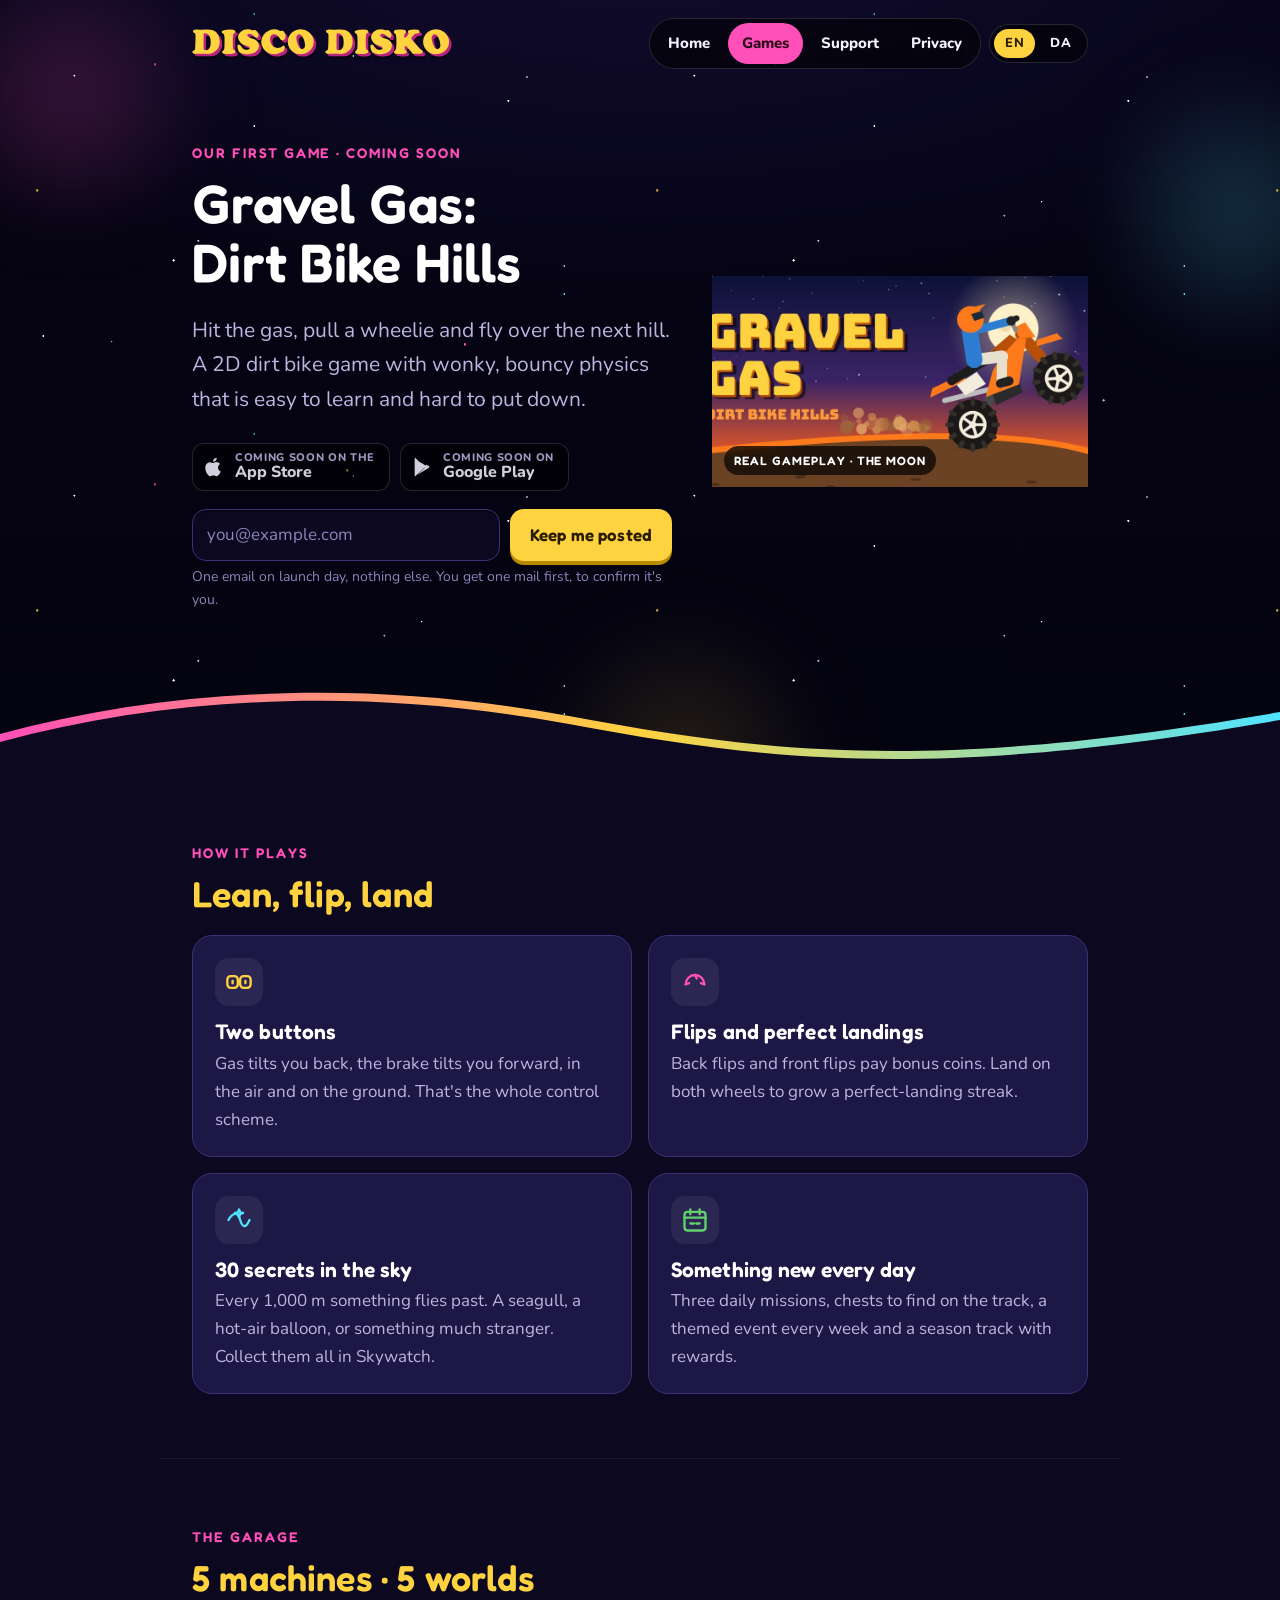
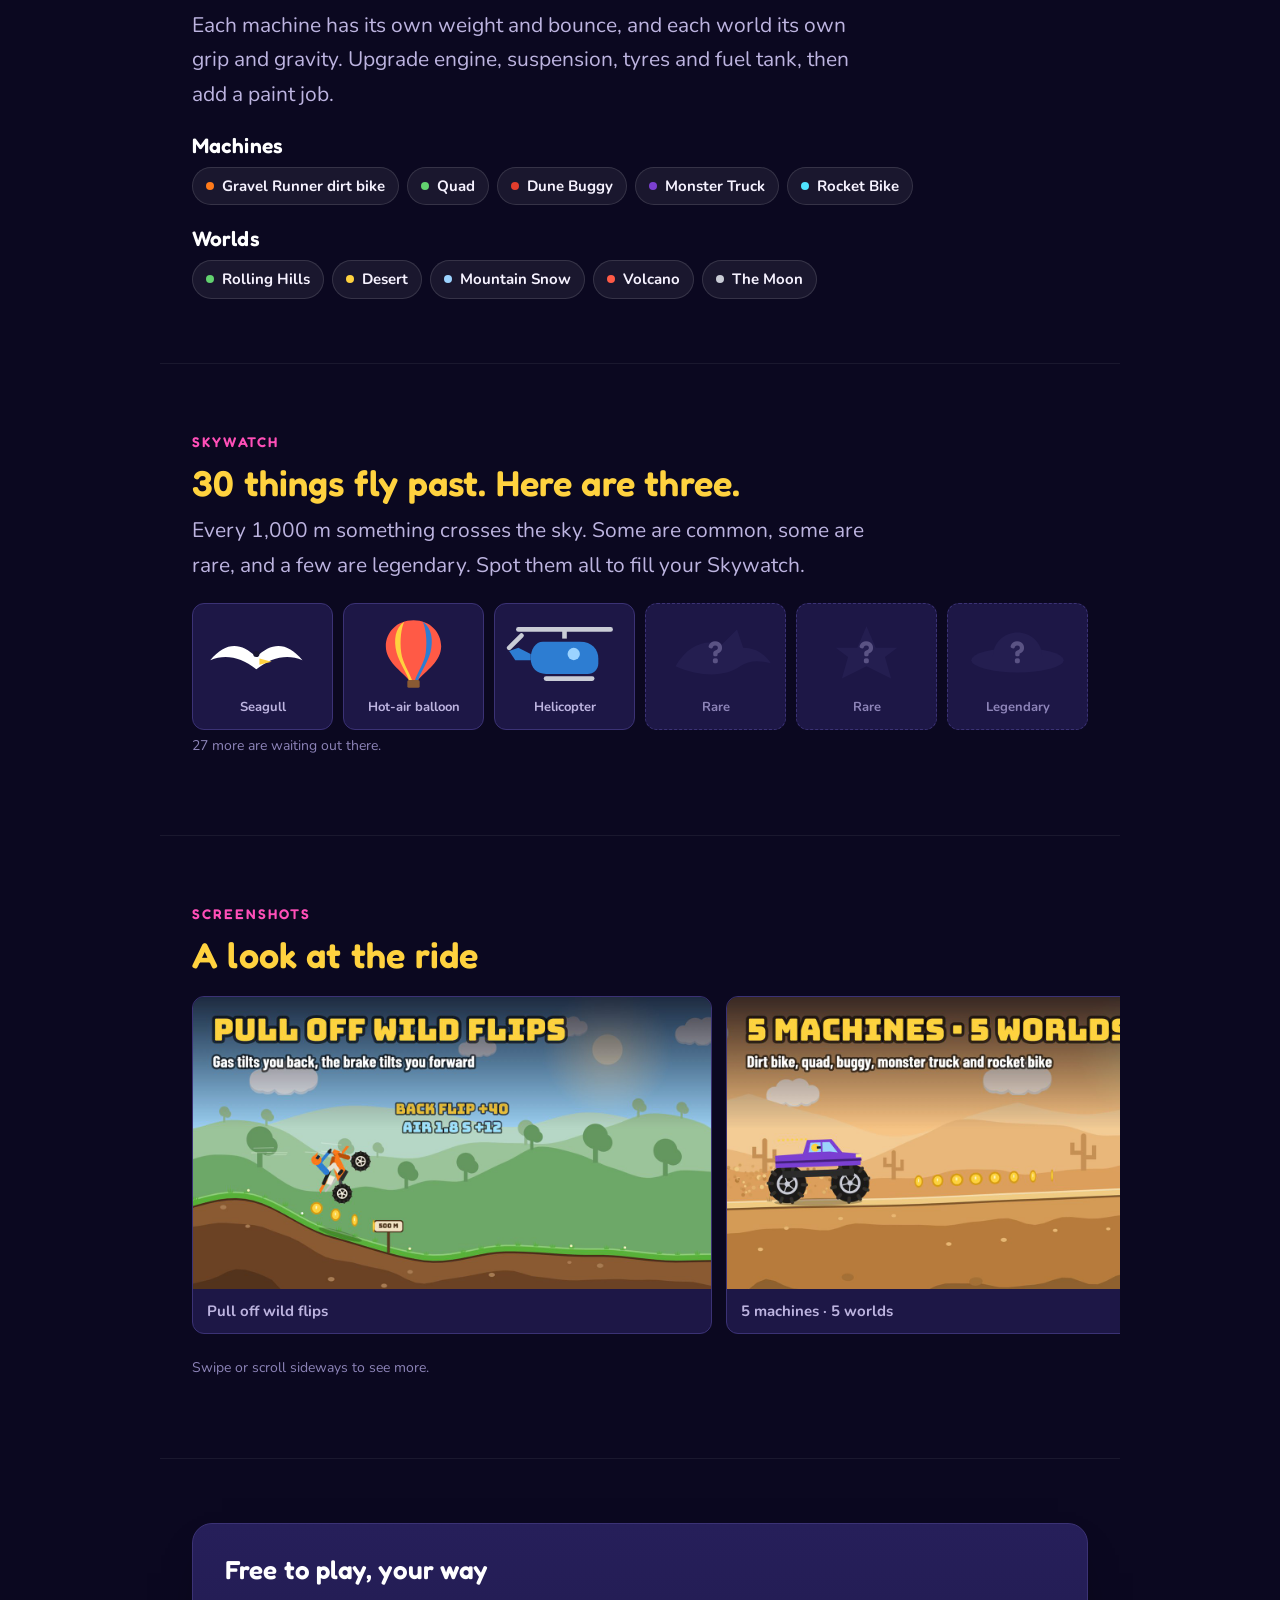
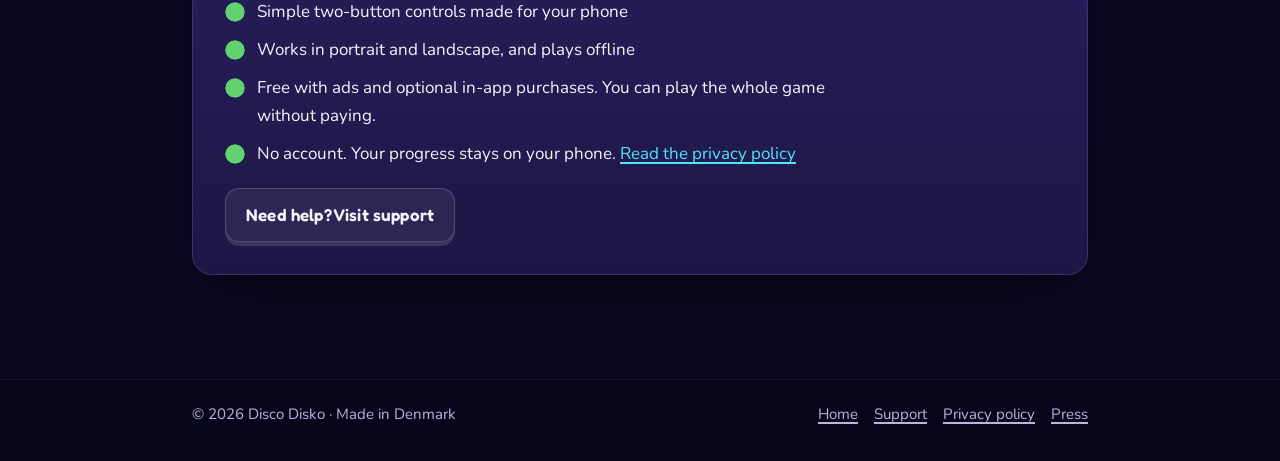
<file: gravelgas/index.html>
<!doctype html>
<html lang="en" class="no-js">
<head>
<meta charset="utf-8">
<meta name="viewport" content="width=device-width,initial-scale=1,viewport-fit=cover">
<title data-en="Gravel Gas: Dirt Bike Hills · Disco Disko" data-da="Grusgas: Motocross på bakker · Disco Disko">Gravel Gas: Dirt Bike Hills · Disco Disko</title>
<meta name="description" content="Gravel Gas is a 2D dirt bike game for phones: wheelies, flips, five machines, five worlds and 30 secrets in the sky. Coming soon to the App Store and Google Play.">
<link rel="canonical" href="https://discodisko.com/gravelgas/">
<link rel="alternate" hreflang="en" href="https://discodisko.com/gravelgas/">
<link rel="alternate" hreflang="da" href="https://discodisko.com/gravelgas/?lang=da">
<link rel="alternate" hreflang="x-default" href="https://discodisko.com/gravelgas/">
<meta name="theme-color" content="#0b0820">
<meta property="og:type" content="website">
<meta property="og:title" content="Gravel Gas: Dirt Bike Hills">
<meta property="og:description" content="Wheelies, flips and wild rides. A 2D dirt bike game for your phone by Disco Disko.">
<meta property="og:image" content="https://discodisko.com/gravelgas/og.jpg">
<meta property="og:image:width" content="1200">
<meta property="og:image:height" content="630">
<meta name="twitter:card" content="summary_large_image">
<meta property="og:url" content="https://discodisko.com/gravelgas/">
<link rel="icon" href="../favicon.svg" type="image/svg+xml">
<link rel="icon" href="../favicon-32.png" sizes="32x32" type="image/png">
<link rel="apple-touch-icon" href="../apple-touch-icon.png">
<link rel="manifest" href="../site.webmanifest">
<link rel="stylesheet" href="../fonts.css?v=20261107e">
<link rel="stylesheet" href="../style.css?v=20261107e">
<script>document.documentElement.className='js'</script>
<script type="application/ld+json">{"@context":"https://schema.org","@type":"VideoGame","name":"Gravel Gas: Dirt Bike Hills","alternateName":"Grusgas: Motocross på bakker","url":"https://discodisko.com/gravelgas/","image":"https://discodisko.com/gravelgas/feature.jpg","description":"A 2D dirt bike game for phones: wheelies, flips, five machines, five worlds and 30 secrets in the sky.","genre":["Racing","Casual"],"gamePlatform":["iOS","Android"],"applicationCategory":"Game","operatingSystem":"iOS, Android","inLanguage":["en","da"],"author":{"@type":"Organization","name":"Disco Disko","url":"https://discodisko.com/"},"offers":{"@type":"Offer","price":"0","priceCurrency":"USD","availability":"https://schema.org/PreOrder"}}</script>
</head>
<body>
<a class="skip" href="#main"><span data-lang-section="en">Skip to content</span><span data-lang-section="da" lang="da">Spring til indhold</span></a>

<header class="sky">
  <div class="spots" aria-hidden="true"><i></i><i></i><i></i></div>
  <div class="top">
    <div class="wrap">
      <a class="brand" href="../"><img src="../logo.svg" alt="Disco Disko" width="729" height="78"></a>
      <div class="navs">
        <nav class="menu" aria-label="Main">
          <a href="../"><span data-lang-section="en">Home</span><span data-lang-section="da" lang="da">Forside</span></a>
          <a href="../#games" aria-current="page"><span data-lang-section="en">Games</span><span data-lang-section="da" lang="da">Spil</span></a>
          <a href="../support/"><span data-lang-section="en">Support</span><span data-lang-section="da" lang="da">Hjælp</span></a>
          <a href="../privacy/"><span data-lang-section="en">Privacy</span><span data-lang-section="da" lang="da">Privatliv</span></a>
        </nav>
        <nav class="lang" aria-label="Language"><a href="#en" data-lang="en" hreflang="en">EN</a><a href="#da" data-lang="da" hreflang="da">DA</a></nav>
      </div>
    </div>
  </div>

  <div class="wrap hero game">
    <div>
      <div data-lang-section="en">
        <span class="kicker">Our first game · coming soon</span>
        <h1>Gravel Gas: Dirt Bike Hills</h1>
        <p class="lead">Hit the gas, pull a wheelie and fly over the next hill. A 2D dirt bike game with wonky, bouncy physics that is easy to learn and hard to put down.</p>
        <div class="stores">
          <!-- When the store pages exist, turn these into links: <a class="store" href="https://apps.apple.com/app/id…"> and
               <a class="store" href="https://play.google.com/store/apps/details?id=…">, and change the small text to "Download on the" / "Get it on". -->
          <span class="store" aria-disabled="true"><svg viewBox="0 0 24 24" aria-hidden="true"><path d="M16.4 12.6c0-2.6 2.1-3.8 2.2-3.9-1.2-1.8-3.1-2-3.7-2-1.6-.2-3.1.9-3.9.9-.8 0-2-.9-3.4-.9-1.7 0-3.3 1-4.2 2.6-1.8 3.1-.5 7.8 1.3 10.3.9 1.2 1.9 2.6 3.2 2.6 1.3-.1 1.8-.8 3.4-.8s2 .8 3.4.8 2.3-1.3 3.1-2.5c1-1.4 1.4-2.8 1.4-2.9-.1 0-2.8-1.1-2.8-4.2zM13.9 5c.7-.9 1.2-2 1-3.2-1 0-2.2.7-2.9 1.5-.6.7-1.2 1.9-1.1 3 1.1.1 2.3-.6 3-1.3z"/></svg><span><small>Coming soon on the</small>App Store</span></span>
          <span class="store" aria-disabled="true"><svg viewBox="0 0 24 24" aria-hidden="true"><path d="M4 2.6v18.8c0 .5.5.8.9.5l9.8-9.4L4.9 2.1c-.4-.3-.9 0-.9.5zm12.4 8.1L6.9 4.9l8.1 7.8-8.1 7.8 9.5-5.8 3.2-1.9c.6-.4.6-1.2 0-1.6l-3.2-1.9z"/></svg><span><small>Coming soon on</small>Google Play</span></span>
        </div>
        <form class="signup" action="https://buttondown.com/api/emails/embed-subscribe/discodisko" method="post" style="margin-top:18px">
          <label class="sr-only" for="nl-email">Your email address</label>
          <input id="nl-email" type="email" name="email" placeholder="you@example.com" required autocomplete="email" inputmode="email">
          <input type="hidden" name="embed" value="1">
          <input type="hidden" name="metadata__source" value="gravel-gas">
          <button class="btn gold" type="submit">Keep me posted</button>
        </form>
        <p class="hint">One email on launch day, nothing else. You get one mail first, to confirm it's you.</p>
      </div>
      <div data-lang-section="da" lang="da">
        <span class="kicker">Vores første spil · kommer snart</span>
        <h1>Grusgas: Motocross på bakker</h1>
        <p class="lead">Giv gas, træk en wheelie, og flyv over den næste bakke. Et 2D-motocrossspil med skæv, hoppende fysik, der er let at lære og svært at lægge fra sig.</p>
        <div class="stores">
          <span class="store" aria-disabled="true"><svg viewBox="0 0 24 24" aria-hidden="true"><path d="M16.4 12.6c0-2.6 2.1-3.8 2.2-3.9-1.2-1.8-3.1-2-3.7-2-1.6-.2-3.1.9-3.9.9-.8 0-2-.9-3.4-.9-1.7 0-3.3 1-4.2 2.6-1.8 3.1-.5 7.8 1.3 10.3.9 1.2 1.9 2.6 3.2 2.6 1.3-.1 1.8-.8 3.4-.8s2 .8 3.4.8 2.3-1.3 3.1-2.5c1-1.4 1.4-2.8 1.4-2.9-.1 0-2.8-1.1-2.8-4.2zM13.9 5c.7-.9 1.2-2 1-3.2-1 0-2.2.7-2.9 1.5-.6.7-1.2 1.9-1.1 3 1.1.1 2.3-.6 3-1.3z"/></svg><span><small>Kommer snart i</small>App Store</span></span>
          <span class="store" aria-disabled="true"><svg viewBox="0 0 24 24" aria-hidden="true"><path d="M4 2.6v18.8c0 .5.5.8.9.5l9.8-9.4L4.9 2.1c-.4-.3-.9 0-.9.5zm12.4 8.1L6.9 4.9l8.1 7.8-8.1 7.8 9.5-5.8 3.2-1.9c.6-.4.6-1.2 0-1.6l-3.2-1.9z"/></svg><span><small>Kommer snart på</small>Google Play</span></span>
        </div>
        <form class="signup" action="https://buttondown.com/api/emails/embed-subscribe/discodisko" method="post" style="margin-top:18px">
          <label class="sr-only" for="nl-email-da">Din e-mailadresse</label>
          <input id="nl-email-da" type="email" name="email" placeholder="dig@eksempel.dk" required autocomplete="email" inputmode="email">
          <input type="hidden" name="embed" value="1">
          <input type="hidden" name="metadata__source" value="gravel-gas">
          <button class="btn gold" type="submit">Giv mig besked</button>
        </form>
        <p class="hint">Én mail på udgivelsesdagen, ikke andet. Du får først én mail, hvor du bekræfter, at det er dig.</p>
      </div>
    </div>
    <div class="clip">
      <video class="art" autoplay muted loop playsinline preload="metadata" poster="feature.jpg" width="854" height="480" aria-label="Gameplay clip: the dirt bike jumps off a moon crater, does a back flip and lands on both wheels">
        <source src="flip.mp4" type="video/mp4">
        <img class="art" src="feature.jpg" alt="A rider on an orange dirt bike pulls a wheelie over a hill at dusk, with a full moon behind" width="1024" height="500">
      </video>
      <span class="clip-tag"><span data-lang-section="en">Real gameplay · the Moon</span><span data-lang-section="da" lang="da">Rigtigt spil · Månen</span></span>
    </div>
  </div>

  <svg class="hills" viewBox="0 0 1440 120" preserveAspectRatio="none" aria-hidden="true" focusable="false">
    <defs><linearGradient id="rim" x1="0" x2="1"><stop offset="0" stop-color="#ff4fb8"/><stop offset=".5" stop-color="#ffd23f"/><stop offset="1" stop-color="#4fe3ff"/></linearGradient></defs>
    <path d="M0 78C200 30 420 24 640 60S1040 118 1440 56V120H0Z" fill="url(#rim)"/>
    <path d="M0 86C200 38 420 32 640 68S1040 126 1440 64V120H0Z" fill="#0b0820"/>
  </svg>
</header>

<main id="main">
<!-- ===================== ENGLISH ===================== -->
<div data-lang-section="en">
  <section class="block wrap" aria-labelledby="how">
    <span class="kicker">How it plays</span>
    <h2 id="how">Lean, flip, land</h2>
    <div class="grid2">
      <div class="tile">
        <div class="ico" style="color:var(--gold)"><svg viewBox="0 0 24 24" fill="none" stroke="currentColor" stroke-width="2" stroke-linecap="round" stroke-linejoin="round" aria-hidden="true"><rect x="2" y="7" width="9" height="10" rx="3"/><rect x="13" y="7" width="9" height="10" rx="3"/><path d="M6.5 11v2M17.5 11v2"/></svg></div>
        <h3>Two buttons</h3>
        <p>Gas tilts you back, the brake tilts you forward, in the air and on the ground. That's the whole control scheme.</p>
      </div>
      <div class="tile">
        <div class="ico" style="color:var(--pink)"><svg viewBox="0 0 24 24" fill="none" stroke="currentColor" stroke-width="2" stroke-linecap="round" stroke-linejoin="round" aria-hidden="true"><path d="M4 14a8 8 0 1 1 16 0"/><path d="M20 14l-3-1M4 14l3-1"/><path d="M12 6l1.5 3"/></svg></div>
        <h3>Flips and perfect landings</h3>
        <p>Back flips and front flips pay bonus coins. Land on both wheels to grow a perfect-landing streak.</p>
      </div>
      <div class="tile">
        <div class="ico" style="color:var(--cyan)"><svg viewBox="0 0 24 24" fill="none" stroke="currentColor" stroke-width="2" stroke-linecap="round" stroke-linejoin="round" aria-hidden="true"><path d="M3 12c4-7 8-7 10 0s5 7 8 0"/><path d="M12 3l1 2.5L15.5 6 13 7l-1 2.5L11 7 8.5 6 11 5.5z"/></svg></div>
        <h3>30 secrets in the sky</h3>
        <p>Every 1,000 m something flies past. A seagull, a hot-air balloon, or something much stranger. Collect them all in Skywatch.</p>
      </div>
      <div class="tile">
        <div class="ico" style="color:var(--lime)"><svg viewBox="0 0 24 24" fill="none" stroke="currentColor" stroke-width="2" stroke-linecap="round" stroke-linejoin="round" aria-hidden="true"><rect x="3" y="5" width="18" height="16" rx="2.5"/><path d="M3 10h18M8 3v4M16 3v4M8 15h3M13 15h3"/></svg></div>
        <h3>Something new every day</h3>
        <p>Three daily missions, chests to find on the track, a themed event every week and a season track with rewards.</p>
      </div>
    </div>
  </section>

  <section class="block wrap" aria-labelledby="garage">
    <span class="kicker">The garage</span>
    <h2 id="garage">5 machines · 5 worlds</h2>
    <p class="lead" style="margin-top:10px">Each machine has its own weight and bounce, and each world its own grip and gravity. Upgrade engine, suspension, tyres and fuel tank, then add a paint job.</p>
    <h3 style="margin-top:22px">Machines</h3>
    <ul class="chips">
      <li style="--c:var(--orange)">Gravel Runner dirt bike</li><li style="--c:var(--lime)">Quad</li><li style="--c:#e23d2d">Dune Buggy</li><li style="--c:#7b3fd1">Monster Truck</li><li style="--c:var(--cyan)">Rocket Bike</li>
    </ul>
    <h3 style="margin-top:22px">Worlds</h3>
    <ul class="chips">
      <li style="--c:var(--lime)">Rolling Hills</li><li style="--c:var(--gold)">Desert</li><li style="--c:#9cd3ff">Mountain Snow</li><li style="--c:#ff5a46">Volcano</li><li style="--c:#c9ccd6">The Moon</li>
    </ul>
  </section>

  <section class="block wrap" aria-labelledby="skywatch">
    <span class="kicker">Skywatch</span>
    <h2 id="skywatch">30 things fly past. Here are three.</h2>
    <p class="lead" style="margin-top:10px">Every 1,000 m something crosses the sky. Some are common, some are rare, and a few are legendary. Spot them all to fill your Skywatch.</p>
    <div class="sky-row"><div class="sky-card"><svg viewBox="0 0 80 50" aria-hidden="true"><path d="M6 30c10-12 20-12 30-2 10-10 20-10 30 2-10-4-20-2-30 6-10-8-20-10-30-6z" fill="#fff"/><circle cx="36" cy="26" r="2" fill="#1a1733"/><path d="M38 29l8 2-8 2z" fill="#ffd23f"/></svg>Seagull</div><div class="sky-card"><svg viewBox="0 0 80 50" aria-hidden="true"><path d="M40 4c-11 0-18 8-18 17 0 10 10 16 15 22h6c5-6 15-12 15-22 0-9-7-17-18-17z" fill="#ff5a46"/><path d="M34 5c-6 4-7 12-5 20 2 7 6 12 8 18h2c-2-6-6-11-7-18-1-8 0-16 2-20z" fill="#ffd23f"/><path d="M46 5c6 4 7 12 5 20-2 7-6 12-8 18h-2c2-6 6-11 7-18 1-8 0-16-2-20z" fill="#2d7dd2"/><rect x="36" y="43" width="8" height="5" rx="1" fill="#8a5a33"/></svg>Hot-air balloon</div><div class="sky-card"><svg viewBox="0 0 80 50" aria-hidden="true"><path d="M10 10h60" stroke="#c9ccd6" stroke-width="3" stroke-linecap="round"/><path d="M40 10v6" stroke="#c9ccd6" stroke-width="3"/><path d="M26 18h24c8 0 12 5 12 11v3c0 4-3 7-7 7H28c-6 0-10-4-10-10 0-6 3-11 8-11z" fill="#2d7dd2"/><path d="M18 30H8l-4-6 6-2 8 4z" fill="#2d7dd2"/><path d="M4 22l8-8" stroke="#c9ccd6" stroke-width="3" stroke-linecap="round"/><circle cx="46" cy="26" r="4" fill="#9cd3ff"/><path d="M28 42h30" stroke="#c9ccd6" stroke-width="3" stroke-linecap="round"/></svg>Helicopter</div><div class="sky-card locked"><svg viewBox="0 0 80 50" aria-hidden="true"><path d="M14 34c8-14 20-18 30-14l10-10 4 12c8 0 14 4 18 10-8-2-14-2-20 2-8 6-24 8-42 0z" fill="#2a2459"/><text x="40" y="32" text-anchor="middle" font-family="Fredoka,sans-serif" font-weight="600" font-size="20" fill="#8d84b8">?</text></svg>Rare</div><div class="sky-card locked"><svg viewBox="0 0 80 50" aria-hidden="true"><path d="M40 8l6 14h14l-8 6 4 14-16-8-16 8 4-14-8-6h14z" fill="#2a2459"/><text x="40" y="32" text-anchor="middle" font-family="Fredoka,sans-serif" font-weight="600" font-size="20" fill="#8d84b8">?</text></svg>Rare</div><div class="sky-card locked"><svg viewBox="0 0 80 50" aria-hidden="true"><ellipse cx="40" cy="30" rx="30" ry="8" fill="#2a2459"/><path d="M24 28c0-10 8-16 16-16s16 6 16 16z" fill="#2a2459"/><text x="40" y="32" text-anchor="middle" font-family="Fredoka,sans-serif" font-weight="600" font-size="20" fill="#8d84b8">?</text></svg>Legendary</div></div>
    <p class="hint">27 more are waiting out there.</p>
  </section>

  <section class="block wrap" aria-labelledby="shots">
    <span class="kicker">Screenshots</span>
    <h2 id="shots">A look at the ride</h2>
    <div class="gallery" role="region" aria-label="Screenshots from Gravel Gas" tabindex="0">
      <figure><img src="shot-01-flips.jpg" alt="A dirt bike mid back flip over green hills, with the score Back flip +40 and Air 1.8 s +12" width="1280" height="720" loading="lazy"><figcaption>Pull off wild flips</figcaption></figure>
      <figure><img src="shot-02-machines.jpg" alt="A purple monster truck rolls through a sandy desert, collecting a line of gold coins" width="1280" height="720" loading="lazy"><figcaption>5 machines · 5 worlds</figcaption></figure>
      <figure><img src="shot-03-sky.jpg" alt="A golden dragon flies over a night sky above a rider on a teal bike; the text says Golden dragon, legendary, new in Skywatch +500" width="1280" height="720" loading="lazy"><figcaption>30 secrets in the sky</figcaption></figure>
      <figure><img src="shot-04-events.jpg" alt="A red dune buggy drives at night while a witch on a broomstick flies overhead" width="1280" height="720" loading="lazy"><figcaption>A new event every week</figcaption></figure>
      <figure><img src="shot-05-challenges.jpg" alt="A green quad climbs a hill towards a chequered finish flag; the text says Perfect landing ×2 +20" width="1280" height="720" loading="lazy"><figcaption>Earn all the stars</figcaption></figure>
    </div>
    <p class="hint">Swipe or scroll sideways to see more.</p>
  </section>

  <section class="block wrap" aria-labelledby="free">
    <div class="card">
      <h2 id="free" style="color:#fff;font-size:26px">Free to play, your way</h2>
      <ul class="checks">
        <li>Simple two-button controls made for your phone</li>
        <li>Works in portrait and landscape, and plays offline</li>
        <li>Free with ads and optional in-app purchases. You can play the whole game without paying.</li>
        <li>No account. Your progress stays on your phone. <a href="privacy.html">Read the privacy policy</a></li>
      </ul>
      <p style="margin:20px 0 0"><a class="btn ghost" href="support.html">Need help? Visit support</a></p>
    </div>
  </section>
</div>

<!-- ===================== DANSK ===================== -->
<div data-lang-section="da" lang="da">
  <section class="block wrap" aria-labelledby="how-da">
    <span class="kicker">Sådan spiller man</span>
    <h2 id="how-da">Læn, flip, land</h2>
    <div class="grid2">
      <div class="tile">
        <div class="ico" style="color:var(--gold)"><svg viewBox="0 0 24 24" fill="none" stroke="currentColor" stroke-width="2" stroke-linecap="round" stroke-linejoin="round" aria-hidden="true"><rect x="2" y="7" width="9" height="10" rx="3"/><rect x="13" y="7" width="9" height="10" rx="3"/><path d="M6.5 11v2M17.5 11v2"/></svg></div>
        <h3>To knapper</h3>
        <p>Gas vipper dig bagover, bremsen forover, både i luften og på jorden. Det er hele styringen.</p>
      </div>
      <div class="tile">
        <div class="ico" style="color:var(--pink)"><svg viewBox="0 0 24 24" fill="none" stroke="currentColor" stroke-width="2" stroke-linecap="round" stroke-linejoin="round" aria-hidden="true"><path d="M4 14a8 8 0 1 1 16 0"/><path d="M20 14l-3-1M4 14l3-1"/><path d="M12 6l1.5 3"/></svg></div>
        <h3>Flips og perfekte landinger</h3>
        <p>Baglæns og forlæns flips giver bonusmønter. Land på begge hjul, og byg en stime af perfekte landinger.</p>
      </div>
      <div class="tile">
        <div class="ico" style="color:var(--cyan)"><svg viewBox="0 0 24 24" fill="none" stroke="currentColor" stroke-width="2" stroke-linecap="round" stroke-linejoin="round" aria-hidden="true"><path d="M3 12c4-7 8-7 10 0s5 7 8 0"/><path d="M12 3l1 2.5L15.5 6 13 7l-1 2.5L11 7 8.5 6 11 5.5z"/></svg></div>
        <h3>30 hemmeligheder i luften</h3>
        <p>Hver 1.000 m flyver der noget forbi. En måge, en luftballon eller noget meget mærkeligere. Saml dem alle i Luftrummet.</p>
      </div>
      <div class="tile">
        <div class="ico" style="color:var(--lime)"><svg viewBox="0 0 24 24" fill="none" stroke="currentColor" stroke-width="2" stroke-linecap="round" stroke-linejoin="round" aria-hidden="true"><rect x="3" y="5" width="18" height="16" rx="2.5"/><path d="M3 10h18M8 3v4M16 3v4M8 15h3M13 15h3"/></svg></div>
        <h3>Noget nyt hver dag</h3>
        <p>Tre daglige opgaver, kister at finde på banen, et nyt tema-event hver uge og en sæsonbane med belønninger.</p>
      </div>
    </div>
  </section>

  <section class="block wrap" aria-labelledby="garage-da">
    <span class="kicker">Garagen</span>
    <h2 id="garage-da">5 maskiner · 5 verdener</h2>
    <p class="lead" style="margin-top:10px">Hver maskine har sin egen vægt og sit eget hop, og hver verden sit eget greb og sin egen tyngdekraft. Opgrader motor, affjedring, dæk og tank, og giv den ny lak.</p>
    <h3 style="margin-top:22px">Maskiner</h3>
    <ul class="chips">
      <li style="--c:var(--orange)">Grusløber-crosseren</li><li style="--c:var(--lime)">Firhjuler</li><li style="--c:#e23d2d">Klitbuggy</li><li style="--c:#7b3fd1">Monstertruck</li><li style="--c:var(--cyan)">Raketcykel</li>
    </ul>
    <h3 style="margin-top:22px">Verdener</h3>
    <ul class="chips">
      <li style="--c:var(--lime)">Bakkeland</li><li style="--c:var(--gold)">Ørken</li><li style="--c:#9cd3ff">Fjeldsne</li><li style="--c:#ff5a46">Vulkan</li><li style="--c:#c9ccd6">Månen</li>
    </ul>
  </section>

  <section class="block wrap" aria-labelledby="skywatch-da">
    <span class="kicker">Luftrummet</span>
    <h2 id="skywatch-da">30 ting flyver forbi. Her er tre.</h2>
    <p class="lead" style="margin-top:10px">Hver 1.000 m krydser noget himlen. Nogle er almindelige, nogle er sjældne, og enkelte er legendariske. Spot dem alle, og fyld dit Luftrum.</p>
    <div class="sky-row"><div class="sky-card"><svg viewBox="0 0 80 50" aria-hidden="true"><path d="M6 30c10-12 20-12 30-2 10-10 20-10 30 2-10-4-20-2-30 6-10-8-20-10-30-6z" fill="#fff"/><circle cx="36" cy="26" r="2" fill="#1a1733"/><path d="M38 29l8 2-8 2z" fill="#ffd23f"/></svg>Måge</div><div class="sky-card"><svg viewBox="0 0 80 50" aria-hidden="true"><path d="M40 4c-11 0-18 8-18 17 0 10 10 16 15 22h6c5-6 15-12 15-22 0-9-7-17-18-17z" fill="#ff5a46"/><path d="M34 5c-6 4-7 12-5 20 2 7 6 12 8 18h2c-2-6-6-11-7-18-1-8 0-16 2-20z" fill="#ffd23f"/><path d="M46 5c6 4 7 12 5 20-2 7-6 12-8 18h-2c2-6 6-11 7-18 1-8 0-16-2-20z" fill="#2d7dd2"/><rect x="36" y="43" width="8" height="5" rx="1" fill="#8a5a33"/></svg>Luftballon</div><div class="sky-card"><svg viewBox="0 0 80 50" aria-hidden="true"><path d="M10 10h60" stroke="#c9ccd6" stroke-width="3" stroke-linecap="round"/><path d="M40 10v6" stroke="#c9ccd6" stroke-width="3"/><path d="M26 18h24c8 0 12 5 12 11v3c0 4-3 7-7 7H28c-6 0-10-4-10-10 0-6 3-11 8-11z" fill="#2d7dd2"/><path d="M18 30H8l-4-6 6-2 8 4z" fill="#2d7dd2"/><path d="M4 22l8-8" stroke="#c9ccd6" stroke-width="3" stroke-linecap="round"/><circle cx="46" cy="26" r="4" fill="#9cd3ff"/><path d="M28 42h30" stroke="#c9ccd6" stroke-width="3" stroke-linecap="round"/></svg>Helikopter</div><div class="sky-card locked"><svg viewBox="0 0 80 50" aria-hidden="true"><path d="M14 34c8-14 20-18 30-14l10-10 4 12c8 0 14 4 18 10-8-2-14-2-20 2-8 6-24 8-42 0z" fill="#2a2459"/><text x="40" y="32" text-anchor="middle" font-family="Fredoka,sans-serif" font-weight="600" font-size="20" fill="#8d84b8">?</text></svg>Sjælden</div><div class="sky-card locked"><svg viewBox="0 0 80 50" aria-hidden="true"><path d="M40 8l6 14h14l-8 6 4 14-16-8-16 8 4-14-8-6h14z" fill="#2a2459"/><text x="40" y="32" text-anchor="middle" font-family="Fredoka,sans-serif" font-weight="600" font-size="20" fill="#8d84b8">?</text></svg>Sjælden</div><div class="sky-card locked"><svg viewBox="0 0 80 50" aria-hidden="true"><ellipse cx="40" cy="30" rx="30" ry="8" fill="#2a2459"/><path d="M24 28c0-10 8-16 16-16s16 6 16 16z" fill="#2a2459"/><text x="40" y="32" text-anchor="middle" font-family="Fredoka,sans-serif" font-weight="600" font-size="20" fill="#8d84b8">?</text></svg>Legendarisk</div></div>
    <p class="hint">27 til venter derude.</p>
  </section>

  <section class="block wrap" aria-labelledby="shots-da">
    <span class="kicker">Skærmbilleder</span>
    <h2 id="shots-da">Et kig på turen</h2>
    <div class="gallery" role="region" aria-label="Skærmbilleder fra Grusgas" tabindex="0">
      <figure><img src="shot-01-flips.jpg" alt="En crosser midt i et baglæns flip over grønne bakker, med teksten Back flip +40 og Air 1.8 s +12" width="1280" height="720" loading="lazy"><figcaption>Lav vilde flips</figcaption></figure>
      <figure><img src="shot-02-machines.jpg" alt="En lilla monstertruck kører gennem en sandørken og samler en række guldmønter" width="1280" height="720" loading="lazy"><figcaption>5 maskiner · 5 verdener</figcaption></figure>
      <figure><img src="shot-03-sky.jpg" alt="En gylden drage flyver over nattehimlen over en kører på en turkis cykel; teksten siger Golden dragon, legendary, new in Skywatch +500" width="1280" height="720" loading="lazy"><figcaption>30 hemmeligheder i luften</figcaption></figure>
      <figure><img src="shot-04-events.jpg" alt="En rød klitbuggy kører om natten, mens en heks på en kost flyver forbi ovenover" width="1280" height="720" loading="lazy"><figcaption>Nyt event hver uge</figcaption></figure>
      <figure><img src="shot-05-challenges.jpg" alt="En grøn firhjuler kører op ad en bakke mod et ternet målflag; teksten siger Perfect landing ×2 +20" width="1280" height="720" loading="lazy"><figcaption>Tag alle stjernerne</figcaption></figure>
    </div>
    <p class="hint">Swipe eller rul til siden for at se mere.</p>
  </section>

  <section class="block wrap" aria-labelledby="free-da">
    <div class="card">
      <h2 id="free-da" style="color:#fff;font-size:26px">Gratis, på din måde</h2>
      <ul class="checks">
        <li>Enkel styring med to knapper, lavet til din telefon</li>
        <li>Virker på højkant og på tværs, og kan spilles offline</li>
        <li>Gratis med reklamer og valgfri køb i appen. Du kan spille hele spillet uden at betale.</li>
        <li>Ingen konto. Din fremgang bliver på din telefon. <a href="privacy.html">Læs privatlivspolitikken</a></li>
      </ul>
      <p style="margin:20px 0 0"><a class="btn ghost" href="support.html">Brug for hjælp? Gå til hjælp</a></p>
    </div>
  </section>
</div>
</main>

<footer>
  <div class="wrap">
    <span>© 2026 Disco Disko · <span data-lang-section="en">Made in Denmark</span><span data-lang-section="da" lang="da">Lavet i Danmark</span></span>
    <nav aria-label="Footer"><a href="../"><span data-lang-section="en">Home</span><span data-lang-section="da" lang="da">Forside</span></a><a href="../support/"><span data-lang-section="en">Support</span><span data-lang-section="da" lang="da">Hjælp</span></a><a href="../privacy/"><span data-lang-section="en">Privacy policy</span><span data-lang-section="da" lang="da">Privatlivspolitik</span></a><a href="../press/"><span data-lang-section="en">Press</span><span data-lang-section="da" lang="da">Presse</span></a></nav>
  </div>
</footer>
<script src="../site.js?v=20261107e"></script>
</body>
</html>
</file>
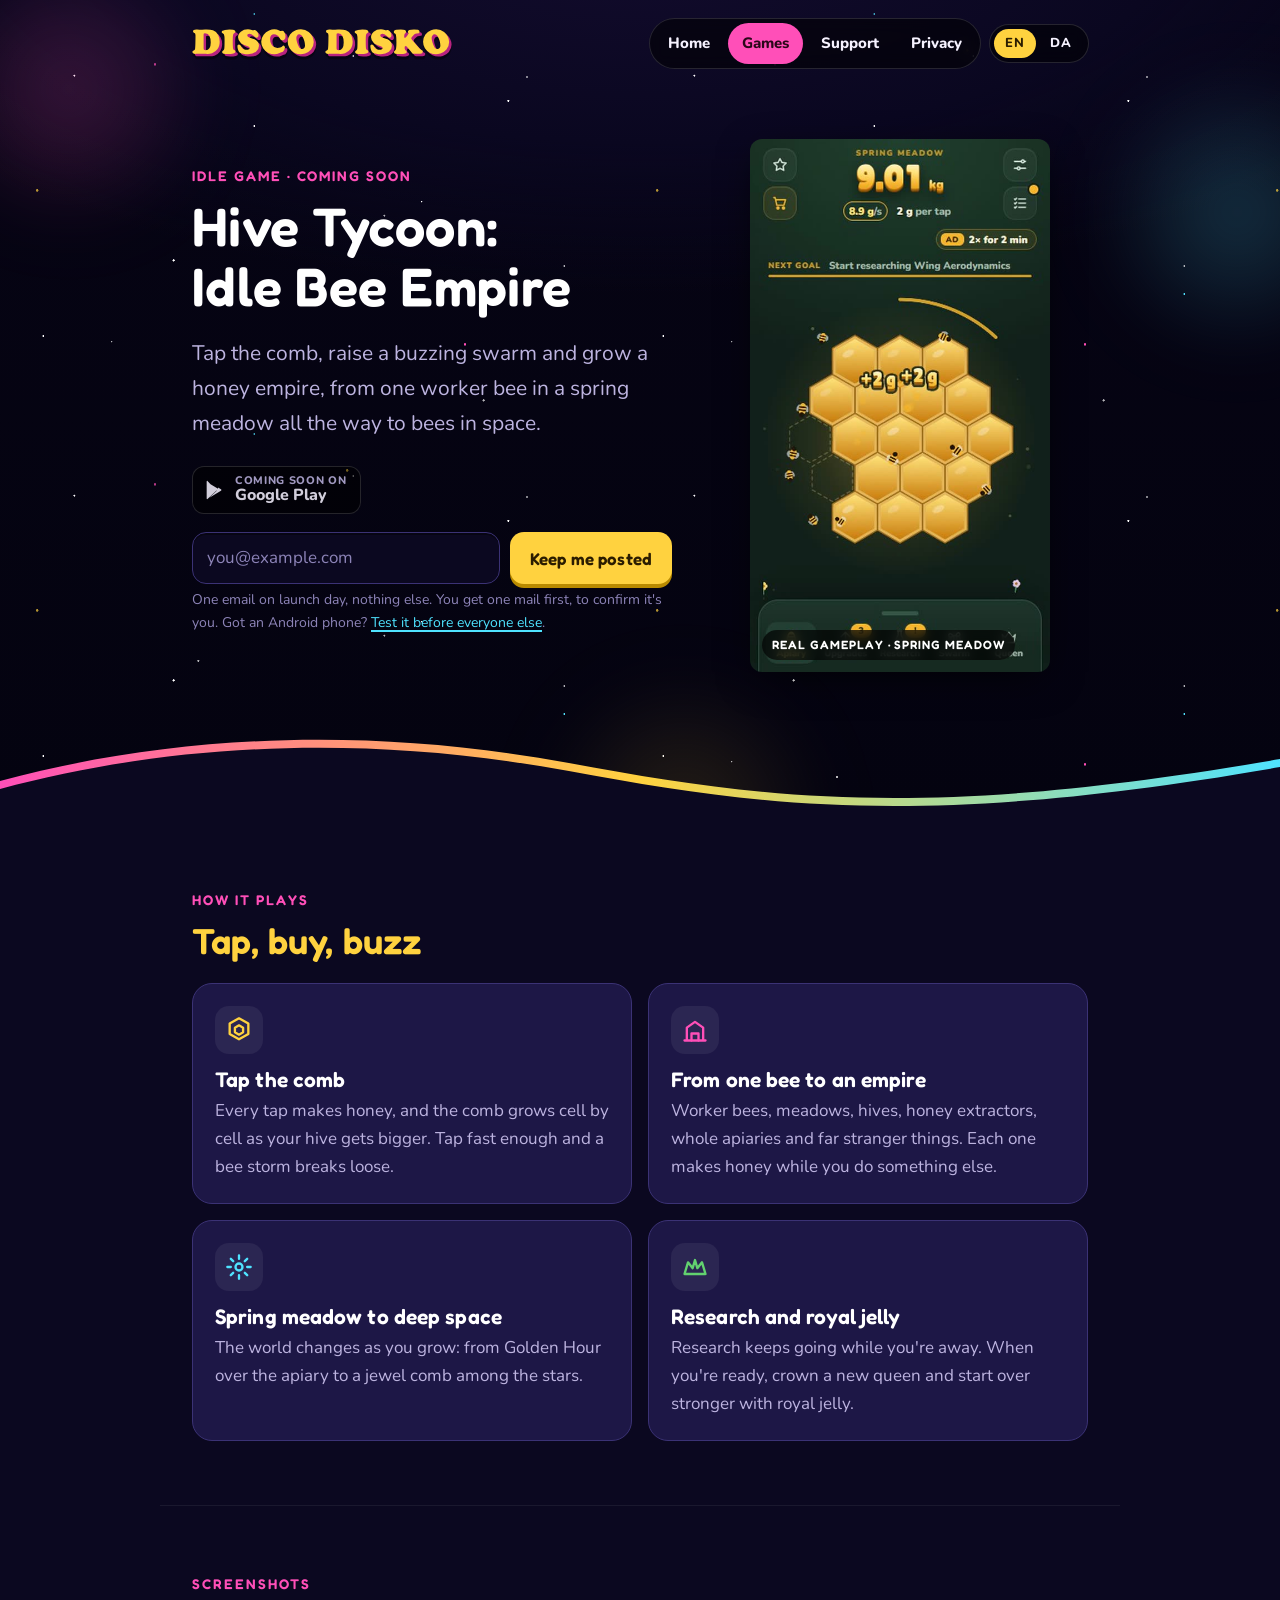
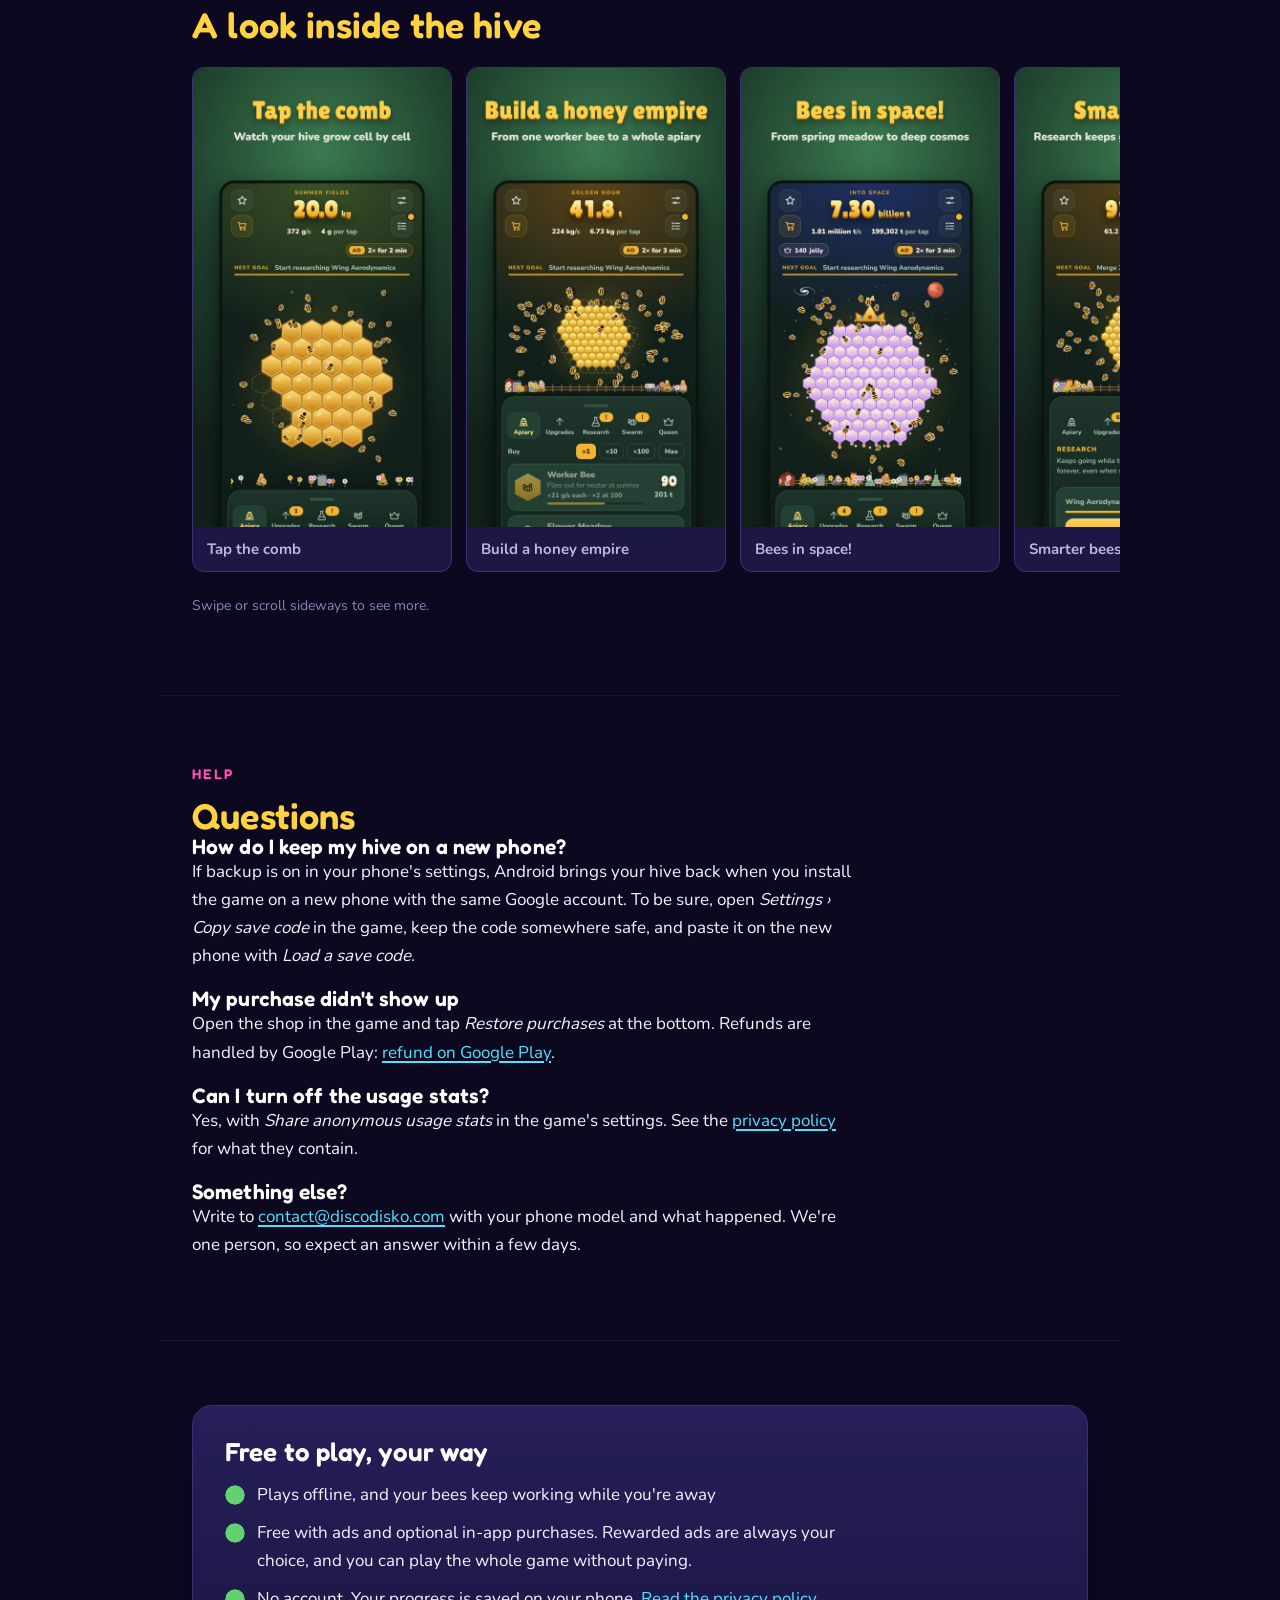
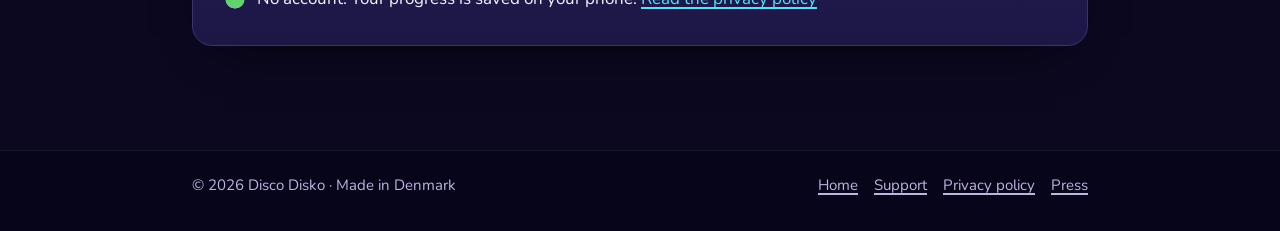
<file: hivetycoon/index.html>
<!doctype html>
<html lang="en" class="no-js">
<head>
<meta charset="utf-8">
<meta name="viewport" content="width=device-width,initial-scale=1,viewport-fit=cover">
<title data-en="Hive Tycoon: Idle Bee Empire · Disco Disko" data-da="Hive Tycoon: Bi-imperiet · Disco Disko">Hive Tycoon: Idle Bee Empire · Disco Disko</title>
<meta name="description" content="Hive Tycoon is an idle bee game for Android: tap the comb, raise a buzzing swarm and grow a honey empire all the way to space. Coming soon to Google Play.">
<link rel="canonical" href="https://discodisko.com/hivetycoon/">
<link rel="alternate" hreflang="en" href="https://discodisko.com/hivetycoon/">
<link rel="alternate" hreflang="da" href="https://discodisko.com/hivetycoon/?lang=da">
<link rel="alternate" hreflang="x-default" href="https://discodisko.com/hivetycoon/">
<meta name="theme-color" content="#0b0820">
<meta property="og:type" content="website">
<meta property="og:title" content="Hive Tycoon: Idle Bee Empire">
<meta property="og:description" content="Tap the comb, raise a buzzing swarm and grow a honey empire all the way to space. An idle game by Disco Disko.">
<meta property="og:image" content="https://discodisko.com/hivetycoon/og.jpg">
<meta property="og:image:width" content="1200">
<meta property="og:image:height" content="630">
<meta name="twitter:card" content="summary_large_image">
<meta property="og:url" content="https://discodisko.com/hivetycoon/">
<link rel="icon" href="../favicon.svg" type="image/svg+xml">
<link rel="icon" href="../favicon-32.png" sizes="32x32" type="image/png">
<link rel="apple-touch-icon" href="../apple-touch-icon.png">
<link rel="manifest" href="../site.webmanifest">
<link rel="stylesheet" href="../fonts.css?v=20261107e">
<link rel="stylesheet" href="../style.css?v=20261107e">
<style>
  /* Phone screenshots are portrait, unlike the shared gallery's 16:9 */
  .gallery.tall{grid-auto-columns:min(62%,260px)}
  .gallery.tall img{aspect-ratio:9/16}
  .clip.tall{width:min(100%,300px);margin:0 auto;justify-self:center}
  .clip.tall video{aspect-ratio:9/16;border-radius:var(--radius-s);box-shadow:0 10px 40px -10px #000c}
</style>
<script>document.documentElement.className='js'</script>
<script type="application/ld+json">{"@context":"https://schema.org","@type":"VideoGame","name":"Hive Tycoon: Idle Bee Empire","alternateName":"Hive Tycoon: Bi-imperiet","url":"https://discodisko.com/hivetycoon/","image":"https://discodisko.com/hivetycoon/feature.jpg","description":"An idle bee game: tap the comb, raise a buzzing swarm and grow a honey empire all the way to space.","genre":["Simulation","Casual","Idle"],"gamePlatform":["Android"],"applicationCategory":"Game","operatingSystem":"Android","inLanguage":["en"],"author":{"@type":"Organization","name":"Disco Disko","url":"https://discodisko.com/"},"offers":{"@type":"Offer","price":"0","priceCurrency":"USD","availability":"https://schema.org/PreOrder"}}</script>
</head>
<body>
<a class="skip" href="#main"><span data-lang-section="en">Skip to content</span><span data-lang-section="da" lang="da">Spring til indhold</span></a>

<header class="sky">
  <div class="spots" aria-hidden="true"><i></i><i></i><i></i></div>
  <div class="top">
    <div class="wrap">
      <a class="brand" href="../"><img src="../logo.svg" alt="Disco Disko" width="729" height="78"></a>
      <div class="navs">
        <nav class="menu" aria-label="Main">
          <a href="../"><span data-lang-section="en">Home</span><span data-lang-section="da" lang="da">Forside</span></a>
          <a href="../#games" aria-current="page"><span data-lang-section="en">Games</span><span data-lang-section="da" lang="da">Spil</span></a>
          <a href="../support/"><span data-lang-section="en">Support</span><span data-lang-section="da" lang="da">Hjælp</span></a>
          <a href="../privacy/"><span data-lang-section="en">Privacy</span><span data-lang-section="da" lang="da">Privatliv</span></a>
        </nav>
        <nav class="lang" aria-label="Language"><a href="#en" data-lang="en" hreflang="en">EN</a><a href="#da" data-lang="da" hreflang="da">DA</a></nav>
      </div>
    </div>
  </div>

  <div class="wrap hero game">
    <div>
      <div data-lang-section="en">
        <span class="kicker">Idle game · coming soon</span>
        <h1>Hive Tycoon: Idle Bee Empire</h1>
        <p class="lead">Tap the comb, raise a buzzing swarm and grow a honey empire, from one worker bee in a spring meadow all the way to bees in space.</p>
        <div class="stores">
          <!-- When the store page exists, turn this into a link: <a class="store" href="https://play.google.com/store/apps/details?id=…">,
               and change the small text to "Get it on". -->
          <span class="store" aria-disabled="true"><svg viewBox="0 0 24 24" aria-hidden="true"><path d="M4 2.6v18.8c0 .5.5.8.9.5l9.8-9.4L4.9 2.1c-.4-.3-.9 0-.9.5zm12.4 8.1L6.9 4.9l8.1 7.8-8.1 7.8 9.5-5.8 3.2-1.9c.6-.4.6-1.2 0-1.6l-3.2-1.9z"/></svg><span><small>Coming soon on</small>Google Play</span></span>
        </div>
        <form class="signup" action="https://buttondown.com/api/emails/embed-subscribe/discodisko" method="post" style="margin-top:18px">
          <label class="sr-only" for="nl-email">Your email address</label>
          <input id="nl-email" type="email" name="email" placeholder="you@example.com" required autocomplete="email" inputmode="email">
          <input type="hidden" name="embed" value="1">
          <input type="hidden" name="metadata__source" value="hive-tycoon">
          <button class="btn gold" type="submit">Keep me posted</button>
        </form>
        <p class="hint">One email on launch day, nothing else. You get one mail first, to confirm it's you. Got an Android phone? <a href="../testers/">Test it before everyone else</a>.</p>
      </div>
      <div data-lang-section="da" lang="da">
        <span class="kicker">Idle-spil · kommer snart</span>
        <h1>Hive Tycoon: Bi-imperiet</h1>
        <p class="lead">Tryk på tavlen, opdræt en summende sværm, og byg et honningimperium, fra én arbejderbi på en forårseng hele vejen til bier i rummet.</p>
        <div class="stores">
          <span class="store" aria-disabled="true"><svg viewBox="0 0 24 24" aria-hidden="true"><path d="M4 2.6v18.8c0 .5.5.8.9.5l9.8-9.4L4.9 2.1c-.4-.3-.9 0-.9.5zm12.4 8.1L6.9 4.9l8.1 7.8-8.1 7.8 9.5-5.8 3.2-1.9c.6-.4.6-1.2 0-1.6l-3.2-1.9z"/></svg><span><small>Kommer snart på</small>Google Play</span></span>
        </div>
        <form class="signup" action="https://buttondown.com/api/emails/embed-subscribe/discodisko" method="post" style="margin-top:18px">
          <label class="sr-only" for="nl-email-da">Din e-mailadresse</label>
          <input id="nl-email-da" type="email" name="email" placeholder="dig@eksempel.dk" required autocomplete="email" inputmode="email">
          <input type="hidden" name="embed" value="1">
          <input type="hidden" name="metadata__source" value="hive-tycoon">
          <button class="btn gold" type="submit">Giv mig besked</button>
        </form>
        <p class="hint">Én mail på udgivelsesdagen, ikke andet. Du får først én mail, hvor du bekræfter, at det er dig. Spillet er på engelsk. Har du en Android-telefon? <a href="../testers/">Test det før alle andre</a>.</p>
      </div>
    </div>
    <div class="clip tall">
      <video class="art tall" autoplay muted loop playsinline preload="metadata" poster="clip-poster.jpg" width="540" height="960" aria-label="Gameplay clip: tapping the honeycomb, then buying bees and meadows in the shop">
        <source src="clip.mp4" type="video/mp4">
        <img class="art tall" src="clip-poster.jpg" alt="The game's honeycomb with bees flying around it" width="540" height="960">
      </video>
      <span class="clip-tag"><span data-lang-section="en">Real gameplay · Spring Meadow</span><span data-lang-section="da" lang="da">Rigtigt spil · forårsengen</span></span>
    </div>
  </div>

  <svg class="hills" viewBox="0 0 1440 120" preserveAspectRatio="none" aria-hidden="true" focusable="false">
    <defs><linearGradient id="rim" x1="0" x2="1"><stop offset="0" stop-color="#ff4fb8"/><stop offset=".5" stop-color="#ffd23f"/><stop offset="1" stop-color="#4fe3ff"/></linearGradient></defs>
    <path d="M0 78C200 30 420 24 640 60S1040 118 1440 56V120H0Z" fill="url(#rim)"/>
    <path d="M0 86C200 38 420 32 640 68S1040 126 1440 64V120H0Z" fill="#0b0820"/>
  </svg>
</header>

<main id="main">
<!-- ===================== ENGLISH ===================== -->
<div data-lang-section="en">
  <section class="block wrap" aria-labelledby="how">
    <span class="kicker">How it plays</span>
    <h2 id="how">Tap, buy, buzz</h2>
    <div class="grid2">
      <div class="tile">
        <div class="ico" style="color:var(--gold)"><svg viewBox="0 0 24 24" fill="none" stroke="currentColor" stroke-width="2" stroke-linecap="round" stroke-linejoin="round" aria-hidden="true"><path d="M12 2l8 4.5v9L12 20l-8-4.5v-9z"/><path d="M12 8l3.5 2v4L12 16l-3.5-2v-4z"/></svg></div>
        <h3>Tap the comb</h3>
        <p>Every tap makes honey, and the comb grows cell by cell as your hive gets bigger. Tap fast enough and a bee storm breaks loose.</p>
      </div>
      <div class="tile">
        <div class="ico" style="color:var(--pink)"><svg viewBox="0 0 24 24" fill="none" stroke="currentColor" stroke-width="2" stroke-linecap="round" stroke-linejoin="round" aria-hidden="true"><path d="M3 21h18M5 21V10l7-5 7 5v11"/><path d="M9 21v-6h6v6"/></svg></div>
        <h3>From one bee to an empire</h3>
        <p>Worker bees, meadows, hives, honey extractors, whole apiaries and far stranger things. Each one makes honey while you do something else.</p>
      </div>
      <div class="tile">
        <div class="ico" style="color:var(--cyan)"><svg viewBox="0 0 24 24" fill="none" stroke="currentColor" stroke-width="2" stroke-linecap="round" stroke-linejoin="round" aria-hidden="true"><circle cx="12" cy="12" r="3"/><path d="M12 2v3M12 19v3M2 12h3M19 12h3M5 5l2 2M17 17l2 2M19 5l-2 2M7 17l-2 2"/></svg></div>
        <h3>Spring meadow to deep space</h3>
        <p>The world changes as you grow: from Golden Hour over the apiary to a jewel comb among the stars.</p>
      </div>
      <div class="tile">
        <div class="ico" style="color:var(--lime)"><svg viewBox="0 0 24 24" fill="none" stroke="currentColor" stroke-width="2" stroke-linecap="round" stroke-linejoin="round" aria-hidden="true"><path d="M3 18l3-10 4 5 2-7 2 7 4-5 3 10z"/></svg></div>
        <h3>Research and royal jelly</h3>
        <p>Research keeps going while you're away. When you're ready, crown a new queen and start over stronger with royal jelly.</p>
      </div>
    </div>
  </section>

  <section class="block wrap" aria-labelledby="shots">
    <span class="kicker">Screenshots</span>
    <h2 id="shots">A look inside the hive</h2>
    <div class="gallery tall" role="region" aria-label="Screenshots from Hive Tycoon" tabindex="0">
      <figure><img src="shot-1-comb.jpg" alt="A golden honeycomb in a green meadow, with the caption Tap the comb" width="540" height="960" loading="lazy"><figcaption>Tap the comb</figcaption></figure>
      <figure><img src="shot-2-apiary.jpg" alt="The shop with bees, meadows and hives to buy, with the caption Build a honey empire" width="540" height="960" loading="lazy"><figcaption>Build a honey empire</figcaption></figure>
      <figure><img src="shot-3-space.jpg" alt="A glowing comb among the stars, with the caption Bees in space!" width="540" height="960" loading="lazy"><figcaption>Bees in space!</figcaption></figure>
      <figure><img src="shot-4-research.jpg" alt="The research list, with the caption Smarter bees" width="540" height="960" loading="lazy"><figcaption>Smarter bees</figcaption></figure>
      <figure><img src="shot-5-queen.jpg" alt="The queen screen, with the caption Crown a new queen" width="540" height="960" loading="lazy"><figcaption>Crown a new queen</figcaption></figure>
    </div>
    <p class="hint">Swipe or scroll sideways to see more.</p>
  </section>

  <section class="block wrap" id="help" aria-labelledby="help-h">
    <span class="kicker">Help</span>
    <h2 id="help-h">Questions</h2>
    <h3>How do I keep my hive on a new phone?</h3>
    <p>If backup is on in your phone's settings, Android brings your hive back when you install the game on a new phone with the same Google account. To be sure, open <i>Settings › Copy save code</i> in the game, keep the code somewhere safe, and paste it on the new phone with <i>Load a save code</i>.</p>
    <h3>My purchase didn't show up</h3>
    <p>Open the shop in the game and tap <i>Restore purchases</i> at the bottom. Refunds are handled by Google Play: <a href="https://support.google.com/googleplay/answer/7018481" rel="noopener">refund on Google Play</a>.</p>
    <h3>Can I turn off the usage stats?</h3>
    <p>Yes, with <i>Share anonymous usage stats</i> in the game's settings. See the <a href="privacy.html">privacy policy</a> for what they contain.</p>
    <h3>Something else?</h3>
    <p>Write to <a href="mailto:contact@discodisko.com?subject=Hive%20Tycoon">contact@discodisko.com</a> with your phone model and what happened. We're one person, so expect an answer within a few days.</p>
  </section>

  <section class="block wrap" aria-labelledby="free">
    <div class="card">
      <h2 id="free" style="color:#fff;font-size:26px">Free to play, your way</h2>
      <ul class="checks">
        <li>Plays offline, and your bees keep working while you're away</li>
        <li>Free with ads and optional in-app purchases. Rewarded ads are always your choice, and you can play the whole game without paying.</li>
        <li>No account. Your progress is saved on your phone. <a href="privacy.html">Read the privacy policy</a></li>
      </ul>
    </div>
  </section>
</div>

<!-- ===================== DANSK ===================== -->
<div data-lang-section="da" lang="da">
  <section class="block wrap" aria-labelledby="how-da">
    <span class="kicker">Sådan spiller man</span>
    <h2 id="how-da">Tryk, køb, summ</h2>
    <div class="grid2">
      <div class="tile">
        <div class="ico" style="color:var(--gold)"><svg viewBox="0 0 24 24" fill="none" stroke="currentColor" stroke-width="2" stroke-linecap="round" stroke-linejoin="round" aria-hidden="true"><path d="M12 2l8 4.5v9L12 20l-8-4.5v-9z"/><path d="M12 8l3.5 2v4L12 16l-3.5-2v-4z"/></svg></div>
        <h3>Tryk på tavlen</h3>
        <p>Hvert tryk giver honning, og tavlen vokser celle for celle, i takt med at bikuben bliver større. Tryk hurtigt nok, så bryder en bistorm løs.</p>
      </div>
      <div class="tile">
        <div class="ico" style="color:var(--pink)"><svg viewBox="0 0 24 24" fill="none" stroke="currentColor" stroke-width="2" stroke-linecap="round" stroke-linejoin="round" aria-hidden="true"><path d="M3 21h18M5 21V10l7-5 7 5v11"/><path d="M9 21v-6h6v6"/></svg></div>
        <h3>Fra én bi til et imperium</h3>
        <p>Arbejderbier, enge, bistader, honningslynger, hele bigårde og meget mærkeligere ting. Hver af dem laver honning, mens du laver noget andet.</p>
      </div>
      <div class="tile">
        <div class="ico" style="color:var(--cyan)"><svg viewBox="0 0 24 24" fill="none" stroke="currentColor" stroke-width="2" stroke-linecap="round" stroke-linejoin="round" aria-hidden="true"><circle cx="12" cy="12" r="3"/><path d="M12 2v3M12 19v3M2 12h3M19 12h3M5 5l2 2M17 17l2 2M19 5l-2 2M7 17l-2 2"/></svg></div>
        <h3>Fra forårseng til det ydre rum</h3>
        <p>Verden skifter, mens du vokser: fra gyldent aftenlys over bigården til en juveltavle blandt stjernerne.</p>
      </div>
      <div class="tile">
        <div class="ico" style="color:var(--lime)"><svg viewBox="0 0 24 24" fill="none" stroke="currentColor" stroke-width="2" stroke-linecap="round" stroke-linejoin="round" aria-hidden="true"><path d="M3 18l3-10 4 5 2-7 2 7 4-5 3 10z"/></svg></div>
        <h3>Forskning og gelé royale</h3>
        <p>Forskningen fortsætter, mens du er væk. Når du er klar, kroner du en ny dronning og starter forfra med gelé royale, stærkere end før.</p>
      </div>
    </div>
  </section>

  <section class="block wrap" aria-labelledby="shots-da">
    <span class="kicker">Skærmbilleder</span>
    <h2 id="shots-da">Et kig ind i bikuben</h2>
    <div class="gallery tall" role="region" aria-label="Skærmbilleder fra Hive Tycoon" tabindex="0">
      <figure><img src="shot-1-comb.jpg" alt="En gylden bitavle på en grøn eng med teksten Tap the comb" width="540" height="960" loading="lazy"><figcaption>Tryk på tavlen</figcaption></figure>
      <figure><img src="shot-2-apiary.jpg" alt="Butikken med bier, enge og bistader til salg, med teksten Build a honey empire" width="540" height="960" loading="lazy"><figcaption>Byg et honningimperium</figcaption></figure>
      <figure><img src="shot-3-space.jpg" alt="En lysende bitavle blandt stjernerne med teksten Bees in space!" width="540" height="960" loading="lazy"><figcaption>Bier i rummet!</figcaption></figure>
      <figure><img src="shot-4-research.jpg" alt="Forskningslisten med teksten Smarter bees" width="540" height="960" loading="lazy"><figcaption>Klogere bier</figcaption></figure>
      <figure><img src="shot-5-queen.jpg" alt="Dronningeskærmen med teksten Crown a new queen" width="540" height="960" loading="lazy"><figcaption>Kron en ny dronning</figcaption></figure>
    </div>
    <p class="hint">Swipe eller rul til siden for at se mere.</p>
  </section>

  <section class="block wrap" id="help-da" aria-labelledby="help-h-da">
    <span class="kicker">Hjælp</span>
    <h2 id="help-h-da">Spørgsmål</h2>
    <h3>Hvordan får jeg min bikube med til en ny telefon?</h3>
    <p>Er sikkerhedskopi slået til i telefonens indstillinger, henter Android din bikube tilbage, når du installerer spillet på en ny telefon med samme Google-konto. Vil du være helt sikker, så åbn <i>Settings › Copy save code</i> i spillet, gem koden et sikkert sted, og indsæt den på den nye telefon med <i>Load a save code</i>.</p>
    <h3>Mit køb dukkede ikke op</h3>
    <p>Åbn butikken i spillet, og tryk <i>Restore purchases</i> nederst. Refusion håndteres af Google Play: <a href="https://support.google.com/googleplay/answer/7018481?hl=da" rel="noopener">refusion på Google Play</a>.</p>
    <h3>Kan jeg slå brugsstatistikken fra?</h3>
    <p>Ja, med <i>Share anonymous usage stats</i> i spillets indstillinger. Se i <a href="privacy.html">privatlivspolitikken</a>, hvad den indeholder.</p>
    <h3>Noget andet?</h3>
    <p>Skriv til <a href="mailto:contact@discodisko.com?subject=Hive%20Tycoon">contact@discodisko.com</a> med din telefonmodel, og hvad der skete. Vi er én person, så regn med svar inden for et par dage.</p>
  </section>

  <section class="block wrap" aria-labelledby="free-da">
    <div class="card">
      <h2 id="free-da" style="color:#fff;font-size:26px">Gratis, på din måde</h2>
      <ul class="checks">
        <li>Kan spilles offline, og dine bier arbejder videre, mens du er væk</li>
        <li>Gratis med reklamer og valgfri køb i appen. Belønningsreklamer er altid dit eget valg, og du kan spille hele spillet uden at betale.</li>
        <li>Ingen konto. Din fremgang gemmes på din telefon. <a href="privacy.html">Læs privatlivspolitikken</a></li>
      </ul>
    </div>
  </section>
</div>
</main>

<footer>
  <div class="wrap">
    <span>© 2026 Disco Disko · <span data-lang-section="en">Made in Denmark</span><span data-lang-section="da" lang="da">Lavet i Danmark</span></span>
    <nav aria-label="Footer"><a href="../"><span data-lang-section="en">Home</span><span data-lang-section="da" lang="da">Forside</span></a><a href="../support/"><span data-lang-section="en">Support</span><span data-lang-section="da" lang="da">Hjælp</span></a><a href="privacy.html"><span data-lang-section="en">Privacy policy</span><span data-lang-section="da" lang="da">Privatlivspolitik</span></a><a href="../press/"><span data-lang-section="en">Press</span><span data-lang-section="da" lang="da">Presse</span></a></nav>
  </div>
</footer>
<script src="../site.js?v=20261107e"></script>
</body>
</html>
</file>
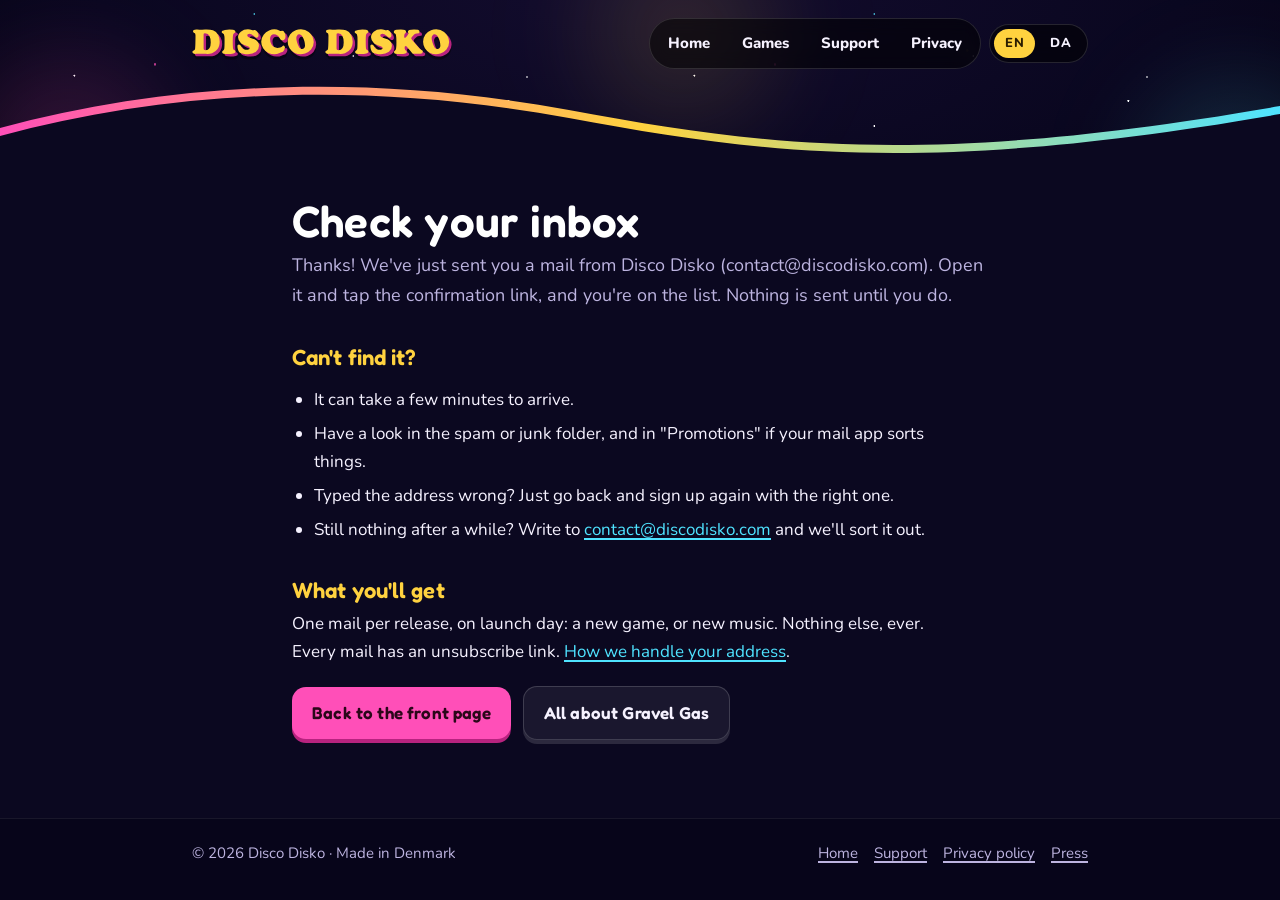
<file: newsletter/index.html>
<!doctype html>
<html lang="en" class="no-js">
<head>
<meta charset="utf-8">
<meta name="viewport" content="width=device-width,initial-scale=1,viewport-fit=cover">
<title data-en="Check your inbox · Disco Disko" data-da="Tjek din indbakke · Disco Disko">Check your inbox · Disco Disko</title>
<meta name="description" content="One more step: open the mail from Disco Disko and tap the confirmation link to get on the launch-mail list.">
<meta name="robots" content="noindex">
<link rel="canonical" href="https://discodisko.com/newsletter/">
<link rel="alternate" hreflang="en" href="https://discodisko.com/newsletter/">
<link rel="alternate" hreflang="da" href="https://discodisko.com/newsletter/?lang=da">
<link rel="alternate" hreflang="x-default" href="https://discodisko.com/newsletter/">
<meta name="theme-color" content="#0b0820">
<meta property="og:type" content="website">
<meta property="og:title" content="Check your inbox · Disco Disko">
<meta property="og:description" content="One more step: open the mail from Disco Disko and tap the confirmation link to get on the launch-mail list.">
<meta property="og:image" content="https://discodisko.com/og.jpg">
<meta property="og:url" content="https://discodisko.com/newsletter/">
<link rel="icon" href="../favicon.svg" type="image/svg+xml">
<link rel="icon" href="../favicon-32.png" sizes="32x32" type="image/png">
<link rel="apple-touch-icon" href="../apple-touch-icon.png">
<link rel="manifest" href="../site.webmanifest">
<link rel="stylesheet" href="../fonts.css?v=20261107e">
<link rel="stylesheet" href="../style.css?v=20261107e">
<script>document.documentElement.className='js'</script>
</head>
<body>
<a class="skip" href="#main"><span data-lang-section="en">Skip to content</span><span data-lang-section="da" lang="da">Spring til indhold</span></a>

<header class="sky">
  <div class="spots" aria-hidden="true"><i></i><i></i><i></i></div>
  <div class="top">
    <div class="wrap">
      <a class="brand" href="../"><img src="../logo.svg" alt="Disco Disko" width="729" height="78"></a>
      <div class="navs">
        <nav class="menu" aria-label="Main">
          <a href="../"><span data-lang-section="en">Home</span><span data-lang-section="da" lang="da">Forside</span></a>
          <a href="../#games"><span data-lang-section="en">Games</span><span data-lang-section="da" lang="da">Spil</span></a>
          <a href="../support/"><span data-lang-section="en">Support</span><span data-lang-section="da" lang="da">Hjælp</span></a>
          <a href="../privacy/"><span data-lang-section="en">Privacy</span><span data-lang-section="da" lang="da">Privatliv</span></a>
        </nav>
        <nav class="lang" aria-label="Language"><a href="#en" data-lang="en" hreflang="en">EN</a><a href="#da" data-lang="da" hreflang="da">DA</a></nav>
      </div>
    </div>
  </div>
  <div class="wrap" style="padding-top:24px;padding-bottom:70px"></div>
  <svg class="hills" viewBox="0 0 1440 120" preserveAspectRatio="none" aria-hidden="true" focusable="false">
    <defs><linearGradient id="rim" x1="0" x2="1"><stop offset="0" stop-color="#ff4fb8"/><stop offset=".5" stop-color="#ffd23f"/><stop offset="1" stop-color="#4fe3ff"/></linearGradient></defs>
    <path d="M0 78C200 30 420 24 640 60S1040 118 1440 56V120H0Z" fill="url(#rim)"/>
    <path d="M0 86C200 38 420 32 640 68S1040 126 1440 64V120H0Z" fill="#0b0820"/>
  </svg>
</header>

<main id="main" class="wrap sheet" style="padding-top:28px">
  <section lang="en" data-lang-section="en">
    <h1>Check your inbox</h1>
    <p class="intro">Thanks! We've just sent you a mail from Disco Disko (contact@discodisko.com). Open it and tap the confirmation link, and you're on the list. Nothing is sent until you do.</p>

    <h2>Can't find it?</h2>
    <ul>
      <li>It can take a few minutes to arrive.</li>
      <li>Have a look in the spam or junk folder, and in "Promotions" if your mail app sorts things.</li>
      <li>Typed the address wrong? Just go back and sign up again with the right one.</li>
      <li>Still nothing after a while? Write to <a href="mailto:contact@discodisko.com?subject=Newsletter%20confirmation">contact@discodisko.com</a> and we'll sort it out.</li>
    </ul>

    <h2>What you'll get</h2>
    <p>One mail per release, on launch day: a new game, or new music. Nothing else, ever. Every mail has an unsubscribe link. <a href="../privacy/">How we handle your address</a>.</p>
    <p class="actions" style="margin-top:20px"><a class="btn" href="../">Back to the front page</a> <a class="btn ghost" href="../gravelgas/">All about Gravel Gas</a></p>
  </section>

  <hr class="langdiv">

  <section lang="da" data-lang-section="da">
    <h1>Tjek din indbakke</h1>
    <p class="intro">Tak! Vi har lige sendt dig en mail fra Disco Disko (contact@discodisko.com). Åbn den, og tryk på bekræftelseslinket, så er du på listen. Der sendes intet, før du har gjort det.</p>

    <h2>Kan du ikke finde den?</h2>
    <ul>
      <li>Der kan gå et par minutter, før den kommer.</li>
      <li>Kig i spam- eller uønsket-mappen, og under "Kampagner", hvis din mailapp sorterer.</li>
      <li>Skrev du adressen forkert? Gå bare tilbage, og meld dig til igen med den rigtige.</li>
      <li>Stadig ingenting efter et stykke tid? Skriv til <a href="mailto:contact@discodisko.com?subject=Bekr%C3%A6ftelse%20af%20nyhedsbrev">contact@discodisko.com</a>, så finder vi ud af det.</li>
    </ul>

    <h2>Det får du</h2>
    <p>Én mail pr. udgivelse, på udgivelsesdagen: et nyt spil eller ny musik. Ikke andet, nogensinde. Alle mails har et link til at melde sig fra. <a href="../privacy/">Sådan behandler vi din adresse</a>.</p>
    <p class="actions" style="margin-top:20px"><a class="btn" href="../">Tilbage til forsiden</a> <a class="btn ghost" href="../gravelgas/">Alt om Grusgas</a></p>
  </section>
</main>

<footer>
  <div class="wrap">
    <span>© 2026 Disco Disko · <span data-lang-section="en">Made in Denmark</span><span data-lang-section="da" lang="da">Lavet i Danmark</span></span>
    <nav aria-label="Footer"><a href="../"><span data-lang-section="en">Home</span><span data-lang-section="da" lang="da">Forside</span></a><a href="../support/"><span data-lang-section="en">Support</span><span data-lang-section="da" lang="da">Hjælp</span></a><a href="../privacy/"><span data-lang-section="en">Privacy policy</span><span data-lang-section="da" lang="da">Privatlivspolitik</span></a><a href="../press/"><span data-lang-section="en">Press</span><span data-lang-section="da" lang="da">Presse</span></a></nav>
  </div>
</footer>
<script src="../site.js?v=20261107e"></script>
</body>
</html>
</file>
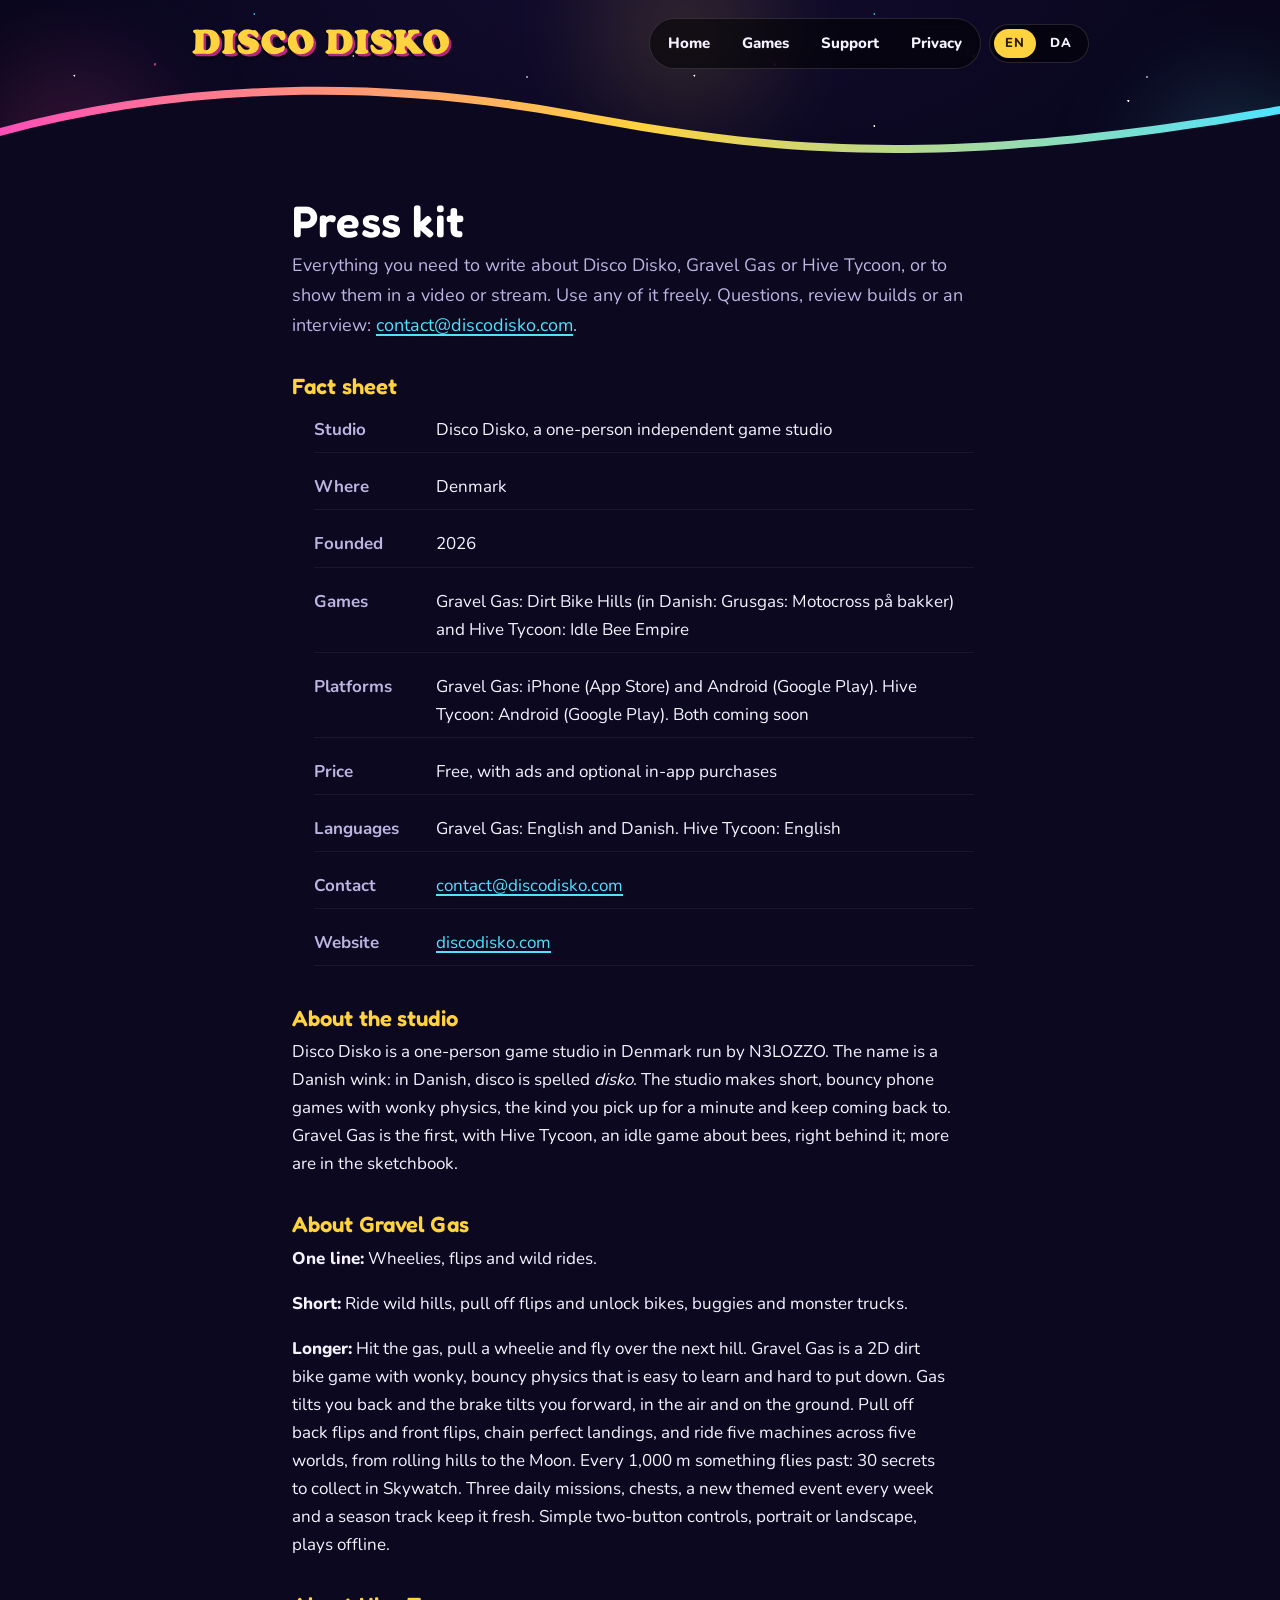
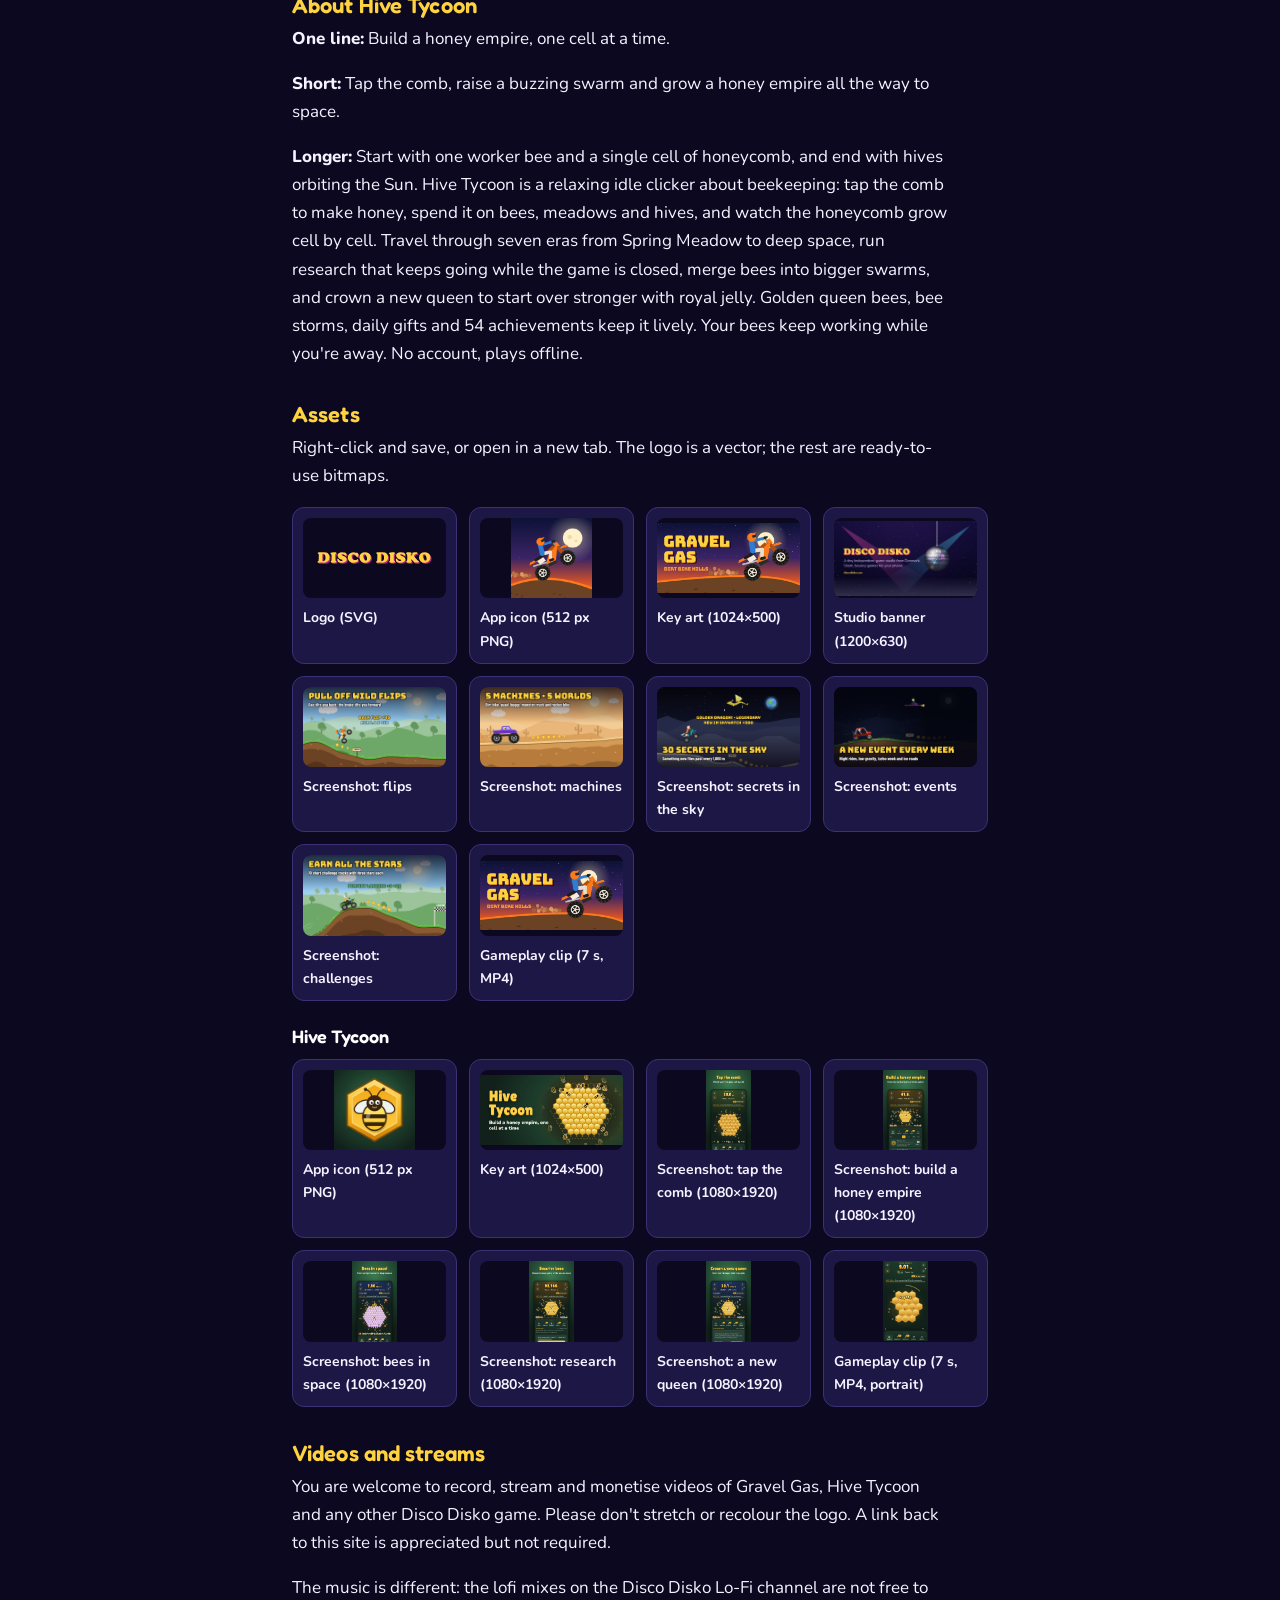
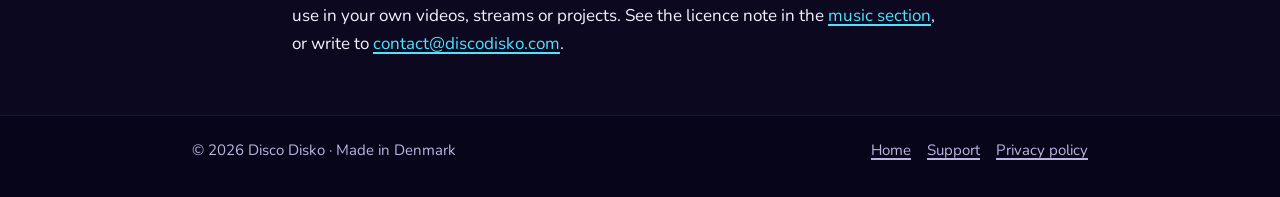
<file: press/index.html>
<!doctype html>
<html lang="en" class="no-js">
<head>
<meta charset="utf-8">
<meta name="viewport" content="width=device-width,initial-scale=1,viewport-fit=cover">
<title data-en="Press kit · Disco Disko" data-da="Pressemappe · Disco Disko">Press kit · Disco Disko</title>
<meta name="description" content="Press kit for Disco Disko, Gravel Gas and Hive Tycoon: facts, descriptions, logos, icons, screenshots and gameplay clips, free to use in articles, videos and streams.">
<link rel="canonical" href="https://discodisko.com/press/">
<link rel="alternate" hreflang="en" href="https://discodisko.com/press/">
<link rel="alternate" hreflang="da" href="https://discodisko.com/press/?lang=da">
<link rel="alternate" hreflang="x-default" href="https://discodisko.com/press/">
<meta name="theme-color" content="#0b0820">
<meta property="og:type" content="website">
<meta property="og:title" content="Disco Disko press kit">
<meta property="og:description" content="Facts, logos, screenshots and gameplay clips for Disco Disko, Gravel Gas and Hive Tycoon.">
<meta property="og:image" content="https://discodisko.com/og.jpg">
<meta property="og:url" content="https://discodisko.com/press/">
<link rel="icon" href="../favicon.svg" type="image/svg+xml">
<link rel="icon" href="../favicon-32.png" sizes="32x32" type="image/png">
<link rel="apple-touch-icon" href="../apple-touch-icon.png">
<link rel="manifest" href="../site.webmanifest">
<link rel="stylesheet" href="../fonts.css?v=20261107e">
<link rel="stylesheet" href="../style.css?v=20261107e">
<script>document.documentElement.className='js'</script>
</head>
<body>
<a class="skip" href="#main"><span data-lang-section="en">Skip to content</span><span data-lang-section="da" lang="da">Spring til indhold</span></a>

<header class="sky">
  <div class="spots" aria-hidden="true"><i></i><i></i><i></i></div>
  <div class="top">
    <div class="wrap">
      <a class="brand" href="../"><img src="../logo.svg" alt="Disco Disko" width="729" height="78"></a>
      <div class="navs">
        <nav class="menu" aria-label="Main">
          <a href="../"><span data-lang-section="en">Home</span><span data-lang-section="da" lang="da">Forside</span></a>
          <a href="../#games"><span data-lang-section="en">Games</span><span data-lang-section="da" lang="da">Spil</span></a>
          <a href="../support/"><span data-lang-section="en">Support</span><span data-lang-section="da" lang="da">Hjælp</span></a>
          <a href="../privacy/"><span data-lang-section="en">Privacy</span><span data-lang-section="da" lang="da">Privatliv</span></a>
        </nav>
        <nav class="lang" aria-label="Language"><a href="#en" data-lang="en" hreflang="en">EN</a><a href="#da" data-lang="da" hreflang="da">DA</a></nav>
      </div>
    </div>
  </div>
  <div class="wrap" style="padding-top:24px;padding-bottom:70px"></div>
  <svg class="hills" viewBox="0 0 1440 120" preserveAspectRatio="none" aria-hidden="true" focusable="false">
    <defs><linearGradient id="rim" x1="0" x2="1"><stop offset="0" stop-color="#ff4fb8"/><stop offset=".5" stop-color="#ffd23f"/><stop offset="1" stop-color="#4fe3ff"/></linearGradient></defs>
    <path d="M0 78C200 30 420 24 640 60S1040 118 1440 56V120H0Z" fill="url(#rim)"/>
    <path d="M0 86C200 38 420 32 640 68S1040 126 1440 64V120H0Z" fill="#0b0820"/>
  </svg>
</header>

<main id="main" class="wrap sheet" style="padding-top:28px">
  <section lang="en" data-lang-section="en">
    <h1>Press kit</h1>
    <p class="intro">Everything you need to write about Disco Disko, Gravel Gas or Hive Tycoon, or to show them in a video or stream. Use any of it freely. Questions, review builds or an interview: <a href="mailto:contact@discodisko.com">contact@discodisko.com</a>.</p>

    <h2>Fact sheet</h2>
    <ul class="facts">
      <li><b>Studio</b> Disco Disko, a one-person independent game studio</li>
      <li><b>Where</b> Denmark</li>
      <li><b>Founded</b> 2026</li>
      <li><b>Games</b> Gravel Gas: Dirt Bike Hills (in Danish: Grusgas: Motocross på bakker) and Hive Tycoon: Idle Bee Empire</li>
      <li><b>Platforms</b> Gravel Gas: iPhone (App Store) and Android (Google Play). Hive Tycoon: Android (Google Play). Both coming soon</li>
      <li><b>Price</b> Free, with ads and optional in-app purchases</li>
      <li><b>Languages</b> Gravel Gas: English and Danish. Hive Tycoon: English</li>
      <li><b>Contact</b> <a href="mailto:contact@discodisko.com">contact@discodisko.com</a></li>
      <li><b>Website</b> <a href="https://discodisko.com/">discodisko.com</a></li>
    </ul>

    <h2>About the studio</h2>
    <p>Disco Disko is a one-person game studio in Denmark run by N3LOZZO. The name is a Danish wink: in Danish, disco is spelled <i>disko</i>. The studio makes short, bouncy phone games with wonky physics, the kind you pick up for a minute and keep coming back to. Gravel Gas is the first, with Hive Tycoon, an idle game about bees, right behind it; more are in the sketchbook.</p>

    <h2>About Gravel Gas</h2>
    <p><b>One line:</b> Wheelies, flips and wild rides.</p>
    <p><b>Short:</b> Ride wild hills, pull off flips and unlock bikes, buggies and monster trucks.</p>
    <p><b>Longer:</b> Hit the gas, pull a wheelie and fly over the next hill. Gravel Gas is a 2D dirt bike game with wonky, bouncy physics that is easy to learn and hard to put down. Gas tilts you back and the brake tilts you forward, in the air and on the ground. Pull off back flips and front flips, chain perfect landings, and ride five machines across five worlds, from rolling hills to the Moon. Every 1,000 m something flies past: 30 secrets to collect in Skywatch. Three daily missions, chests, a new themed event every week and a season track keep it fresh. Simple two-button controls, portrait or landscape, plays offline.</p>

    <h2>About Hive Tycoon</h2>
    <p><b>One line:</b> Build a honey empire, one cell at a time.</p>
    <p><b>Short:</b> Tap the comb, raise a buzzing swarm and grow a honey empire all the way to space.</p>
    <p><b>Longer:</b> Start with one worker bee and a single cell of honeycomb, and end with hives orbiting the Sun. Hive Tycoon is a relaxing idle clicker about beekeeping: tap the comb to make honey, spend it on bees, meadows and hives, and watch the honeycomb grow cell by cell. Travel through seven eras from Spring Meadow to deep space, run research that keeps going while the game is closed, merge bees into bigger swarms, and crown a new queen to start over stronger with royal jelly. Golden queen bees, bee storms, daily gifts and 54 achievements keep it lively. Your bees keep working while you're away. No account, plays offline.</p>

    <h2>Assets</h2>
    <p>Right-click and save, or open in a new tab. The logo is a vector; the rest are ready-to-use bitmaps.</p>
    <div class="assets">
      <a class="asset" href="../logo.svg" download><img src="../logo.svg" alt="Disco Disko logo"><span>Logo (SVG)</span></a>
      <a class="asset" href="../gravelgas/icon.png" download><img src="../gravelgas/icon.png" alt="Gravel Gas app icon"><span>App icon (512 px PNG)</span></a>
      <a class="asset" href="../gravelgas/feature.jpg" download><img src="../gravelgas/feature.jpg" alt="Gravel Gas key art"><span>Key art (1024×500)</span></a>
      <a class="asset" href="../og.jpg" download><img src="../og.jpg" alt="Disco Disko banner"><span>Studio banner (1200×630)</span></a>
      <a class="asset" href="../gravelgas/shot-01-flips.jpg" download><img src="../gravelgas/shot-01-flips.jpg" alt="Screenshot: flips"><span>Screenshot: flips</span></a>
      <a class="asset" href="../gravelgas/shot-02-machines.jpg" download><img src="../gravelgas/shot-02-machines.jpg" alt="Screenshot: machines"><span>Screenshot: machines</span></a>
      <a class="asset" href="../gravelgas/shot-03-sky.jpg" download><img src="../gravelgas/shot-03-sky.jpg" alt="Screenshot: sky"><span>Screenshot: secrets in the sky</span></a>
      <a class="asset" href="../gravelgas/shot-04-events.jpg" download><img src="../gravelgas/shot-04-events.jpg" alt="Screenshot: events"><span>Screenshot: events</span></a>
      <a class="asset" href="../gravelgas/shot-05-challenges.jpg" download><img src="../gravelgas/shot-05-challenges.jpg" alt="Screenshot: challenges"><span>Screenshot: challenges</span></a>
      <a class="asset" href="../gravelgas/flip.mp4" download><video src="../gravelgas/flip.mp4" muted loop playsinline autoplay poster="../gravelgas/feature.jpg"></video><span>Gameplay clip (7 s, MP4)</span></a>
    </div>

    <h3>Hive Tycoon</h3>
    <div class="assets">
      <a class="asset" href="../hivetycoon/icon-512.png" download><img src="../hivetycoon/icon.png" alt="Hive Tycoon app icon"><span>App icon (512 px PNG)</span></a>
      <a class="asset" href="../hivetycoon/feature.jpg" download><img src="../hivetycoon/feature.jpg" alt="Hive Tycoon key art"><span>Key art (1024×500)</span></a>
      <a class="asset" href="../hivetycoon/shot-1-comb-1080.jpg" download><img src="../hivetycoon/shot-1-comb.jpg" alt="Screenshot: Tap the comb" loading="lazy"><span>Screenshot: tap the comb (1080×1920)</span></a>
      <a class="asset" href="../hivetycoon/shot-2-apiary-1080.jpg" download><img src="../hivetycoon/shot-2-apiary.jpg" alt="Screenshot: Build a honey empire" loading="lazy"><span>Screenshot: build a honey empire (1080×1920)</span></a>
      <a class="asset" href="../hivetycoon/shot-3-space-1080.jpg" download><img src="../hivetycoon/shot-3-space.jpg" alt="Screenshot: Bees in space" loading="lazy"><span>Screenshot: bees in space (1080×1920)</span></a>
      <a class="asset" href="../hivetycoon/shot-4-research-1080.jpg" download><img src="../hivetycoon/shot-4-research.jpg" alt="Screenshot: Research" loading="lazy"><span>Screenshot: research (1080×1920)</span></a>
      <a class="asset" href="../hivetycoon/shot-5-queen-1080.jpg" download><img src="../hivetycoon/shot-5-queen.jpg" alt="Screenshot: A new queen" loading="lazy"><span>Screenshot: a new queen (1080×1920)</span></a>
      <a class="asset" href="../hivetycoon/clip.mp4" download><video src="../hivetycoon/clip.mp4" muted loop playsinline autoplay poster="../hivetycoon/clip-poster.jpg"></video><span>Gameplay clip (7 s, MP4, portrait)</span></a>
    </div>

    <h2>Videos and streams</h2>
    <p>You are welcome to record, stream and monetise videos of Gravel Gas, Hive Tycoon and any other Disco Disko game. Please don't stretch or recolour the logo. A link back to this site is appreciated but not required.</p>
    <p>The music is different: the lofi mixes on the Disco Disko Lo-Fi channel are not free to use in your own videos, streams or projects. See the licence note in the <a href="../#music">music section</a>, or write to <a href="mailto:contact@discodisko.com?subject=Music%20licence">contact@discodisko.com</a>.</p>
  </section>

  <hr class="langdiv">

  <section lang="da" data-lang-section="da">
    <h1>Pressemappe</h1>
    <p class="intro">Alt, du skal bruge for at skrive om Disco Disko, Grusgas eller Hive Tycoon, eller vise spillene i en video eller et stream. Brug det frit. Spørgsmål, testudgaver eller interview: <a href="mailto:contact@discodisko.com">contact@discodisko.com</a>.</p>

    <h2>Fakta</h2>
    <ul class="facts">
      <li><b>Studie</b> Disco Disko, et uafhængigt enkeltmandsstudie</li>
      <li><b>Hvor</b> Danmark</li>
      <li><b>Grundlagt</b> 2026</li>
      <li><b>Spil</b> Grusgas: Motocross på bakker (på engelsk: Gravel Gas: Dirt Bike Hills) og Hive Tycoon: Bi-imperiet</li>
      <li><b>Platforme</b> Grusgas: iPhone (App Store) og Android (Google Play). Hive Tycoon: Android (Google Play). Begge kommer snart</li>
      <li><b>Pris</b> Gratis, med reklamer og valgfri køb i appen</li>
      <li><b>Sprog</b> Grusgas: engelsk og dansk. Hive Tycoon: engelsk</li>
      <li><b>Kontakt</b> <a href="mailto:contact@discodisko.com">contact@discodisko.com</a></li>
      <li><b>Hjemmeside</b> <a href="https://discodisko.com/">discodisko.com</a></li>
    </ul>

    <h2>Om studiet</h2>
    <p>Disco Disko er et enkeltmands-spilstudie i Danmark, drevet af N3LOZZO. Navnet er et dansk blink: på engelsk staves disko <i>disco</i>. Studiet laver korte, hoppende telefonspil med skæv fysik, den slags man tager op i et minut og bliver ved med at vende tilbage til. Grusgas er det første, og Hive Tycoon, et idle-spil om bier, følger lige efter; flere ligger i skitsebogen.</p>

    <h2>Om Grusgas</h2>
    <p><b>Én linje:</b> Wheelies, flips og vilde ture.</p>
    <p><b>Kort:</b> Kør over vilde bakker, lav flips, og lås op for crossere, buggyer og monstertrucks.</p>
    <p><b>Længere:</b> Giv den gas, løft forhjulet, og flyv over næste bakke. Grusgas er et 2D-motocrossspil med skæv, hoppende fysik, der er let at lære og svært at lægge fra sig. Gas vipper dig bagover, og bremsen vipper dig forover, både i luften og på jorden. Lav baglæns og forlæns flips, byg stimer af perfekte landinger, og kør fem maskiner gennem fem verdener, fra bølgende bakker til Månen. Hver 1.000 m flyver der noget forbi: 30 hemmeligheder at samle i Luftrummet. Tre daglige opgaver, kister, et nyt tema-event hver uge og en sæsonbane holder det friskt. Enkel styring med to knapper, på højkant eller på tværs, og kan spilles offline.</p>

    <h2>Om Hive Tycoon</h2>
    <p><b>Én linje:</b> Byg et honningimperium, én celle ad gangen.</p>
    <p><b>Kort:</b> Tryk på tavlen, saml en summende sværm, og byg et honningimperium hele vejen ud i rummet.</p>
    <p><b>Længere:</b> Start med én arbejderbi og en enkelt celle i bikuben, og slut med bistader i kredsløb om Solen. Hive Tycoon er et afslappende idle-clicker-spil om biavl: tryk på tavlen for at lave honning, brug den på bier, enge og bistader, og se bitavlen vokse celle for celle. Rejs gennem syv æraer fra forårsengen til det ydre rum, sæt forskning i gang, der fortsætter, mens spillet er lukket, slå bier sammen til større sværme, og kron en ny dronning for at starte forfra stærkere med gelé royale. Gyldne dronningebier, bistorme, daglige gaver og 54 præstationer holder liv i det. Dine bier arbejder videre, mens du er væk. Ingen konto, kan spilles offline. Spillet er på engelsk.</p>

    <h2>Materiale</h2>
    <p>Højreklik og gem, eller åbn i en ny fane. Logoet er vektor; resten er klar til brug.</p>
    <div class="assets">
      <a class="asset" href="../logo.svg" download><img src="../logo.svg" alt="Disco Disko-logo"><span>Logo (SVG)</span></a>
      <a class="asset" href="../gravelgas/icon.png" download><img src="../gravelgas/icon.png" alt="Grusgas' app-ikon"><span>App-ikon (512 px PNG)</span></a>
      <a class="asset" href="../gravelgas/feature.jpg" download><img src="../gravelgas/feature.jpg" alt="Grusgas' hovedgrafik"><span>Hovedgrafik (1024×500)</span></a>
      <a class="asset" href="../og.jpg" download><img src="../og.jpg" alt="Disco Disko-banner"><span>Studiebanner (1200×630)</span></a>
      <a class="asset" href="../gravelgas/shot-01-flips.jpg" download><img src="../gravelgas/shot-01-flips.jpg" alt="Skærmbillede: flips"><span>Skærmbillede: flips</span></a>
      <a class="asset" href="../gravelgas/shot-02-machines.jpg" download><img src="../gravelgas/shot-02-machines.jpg" alt="Skærmbillede: maskiner"><span>Skærmbillede: maskiner</span></a>
      <a class="asset" href="../gravelgas/shot-03-sky.jpg" download><img src="../gravelgas/shot-03-sky.jpg" alt="Skærmbillede: himlen"><span>Skærmbillede: hemmeligheder i luften</span></a>
      <a class="asset" href="../gravelgas/shot-04-events.jpg" download><img src="../gravelgas/shot-04-events.jpg" alt="Skærmbillede: events"><span>Skærmbillede: events</span></a>
      <a class="asset" href="../gravelgas/shot-05-challenges.jpg" download><img src="../gravelgas/shot-05-challenges.jpg" alt="Skærmbillede: udfordringer"><span>Skærmbillede: udfordringer</span></a>
      <a class="asset" href="../gravelgas/flip.mp4" download><video src="../gravelgas/flip.mp4" muted loop playsinline autoplay poster="../gravelgas/feature.jpg"></video><span>Spilklip (7 s, MP4)</span></a>
    </div>

    <h3>Hive Tycoon</h3>
    <div class="assets">
      <a class="asset" href="../hivetycoon/icon-512.png" download><img src="../hivetycoon/icon.png" alt="Hive Tycoons app-ikon"><span>App-ikon (512 px PNG)</span></a>
      <a class="asset" href="../hivetycoon/feature.jpg" download><img src="../hivetycoon/feature.jpg" alt="Hive Tycoons hovedgrafik"><span>Hovedgrafik (1024×500)</span></a>
      <a class="asset" href="../hivetycoon/shot-1-comb-1080.jpg" download><img src="../hivetycoon/shot-1-comb.jpg" alt="Skærmbillede: Tryk på tavlen" loading="lazy"><span>Skærmbillede: tryk på tavlen (1080×1920)</span></a>
      <a class="asset" href="../hivetycoon/shot-2-apiary-1080.jpg" download><img src="../hivetycoon/shot-2-apiary.jpg" alt="Skærmbillede: Byg et honningimperium" loading="lazy"><span>Skærmbillede: byg et honningimperium (1080×1920)</span></a>
      <a class="asset" href="../hivetycoon/shot-3-space-1080.jpg" download><img src="../hivetycoon/shot-3-space.jpg" alt="Skærmbillede: Bier i rummet" loading="lazy"><span>Skærmbillede: bier i rummet (1080×1920)</span></a>
      <a class="asset" href="../hivetycoon/shot-4-research-1080.jpg" download><img src="../hivetycoon/shot-4-research.jpg" alt="Skærmbillede: Forskning" loading="lazy"><span>Skærmbillede: forskning (1080×1920)</span></a>
      <a class="asset" href="../hivetycoon/shot-5-queen-1080.jpg" download><img src="../hivetycoon/shot-5-queen.jpg" alt="Skærmbillede: En ny dronning" loading="lazy"><span>Skærmbillede: en ny dronning (1080×1920)</span></a>
      <a class="asset" href="../hivetycoon/clip.mp4" download><video src="../hivetycoon/clip.mp4" muted loop playsinline autoplay poster="../hivetycoon/clip-poster.jpg"></video><span>Spilklip (7 s, MP4, på højkant)</span></a>
    </div>

    <h2>Videoer og streams</h2>
    <p>Du må gerne optage, streame og tjene penge på videoer med Grusgas, Hive Tycoon og alle andre spil fra Disco Disko. Lad være med at strække eller farve logoet om. Et link tilbage hertil er velkomment, men ikke et krav.</p>
    <p>Musikken er anderledes: lofi-mixene på kanalen Disco Disko Lo-Fi er ikke fri til brug i dine egne videoer, streams eller projekter. Se licensnoten i <a href="../#music">musikafsnittet</a>, eller skriv til <a href="mailto:contact@discodisko.com?subject=Musiklicens">contact@discodisko.com</a>.</p>
  </section>
</main>

<footer>
  <div class="wrap">
    <span>© 2026 Disco Disko · <span data-lang-section="en">Made in Denmark</span><span data-lang-section="da" lang="da">Lavet i Danmark</span></span>
    <nav aria-label="Footer"><a href="../"><span data-lang-section="en">Home</span><span data-lang-section="da" lang="da">Forside</span></a><a href="../support/"><span data-lang-section="en">Support</span><span data-lang-section="da" lang="da">Hjælp</span></a><a href="../privacy/"><span data-lang-section="en">Privacy policy</span><span data-lang-section="da" lang="da">Privatlivspolitik</span></a></nav>
  </div>
</footer>
<script src="../site.js?v=20261107e"></script>
</body>
</html>
</file>
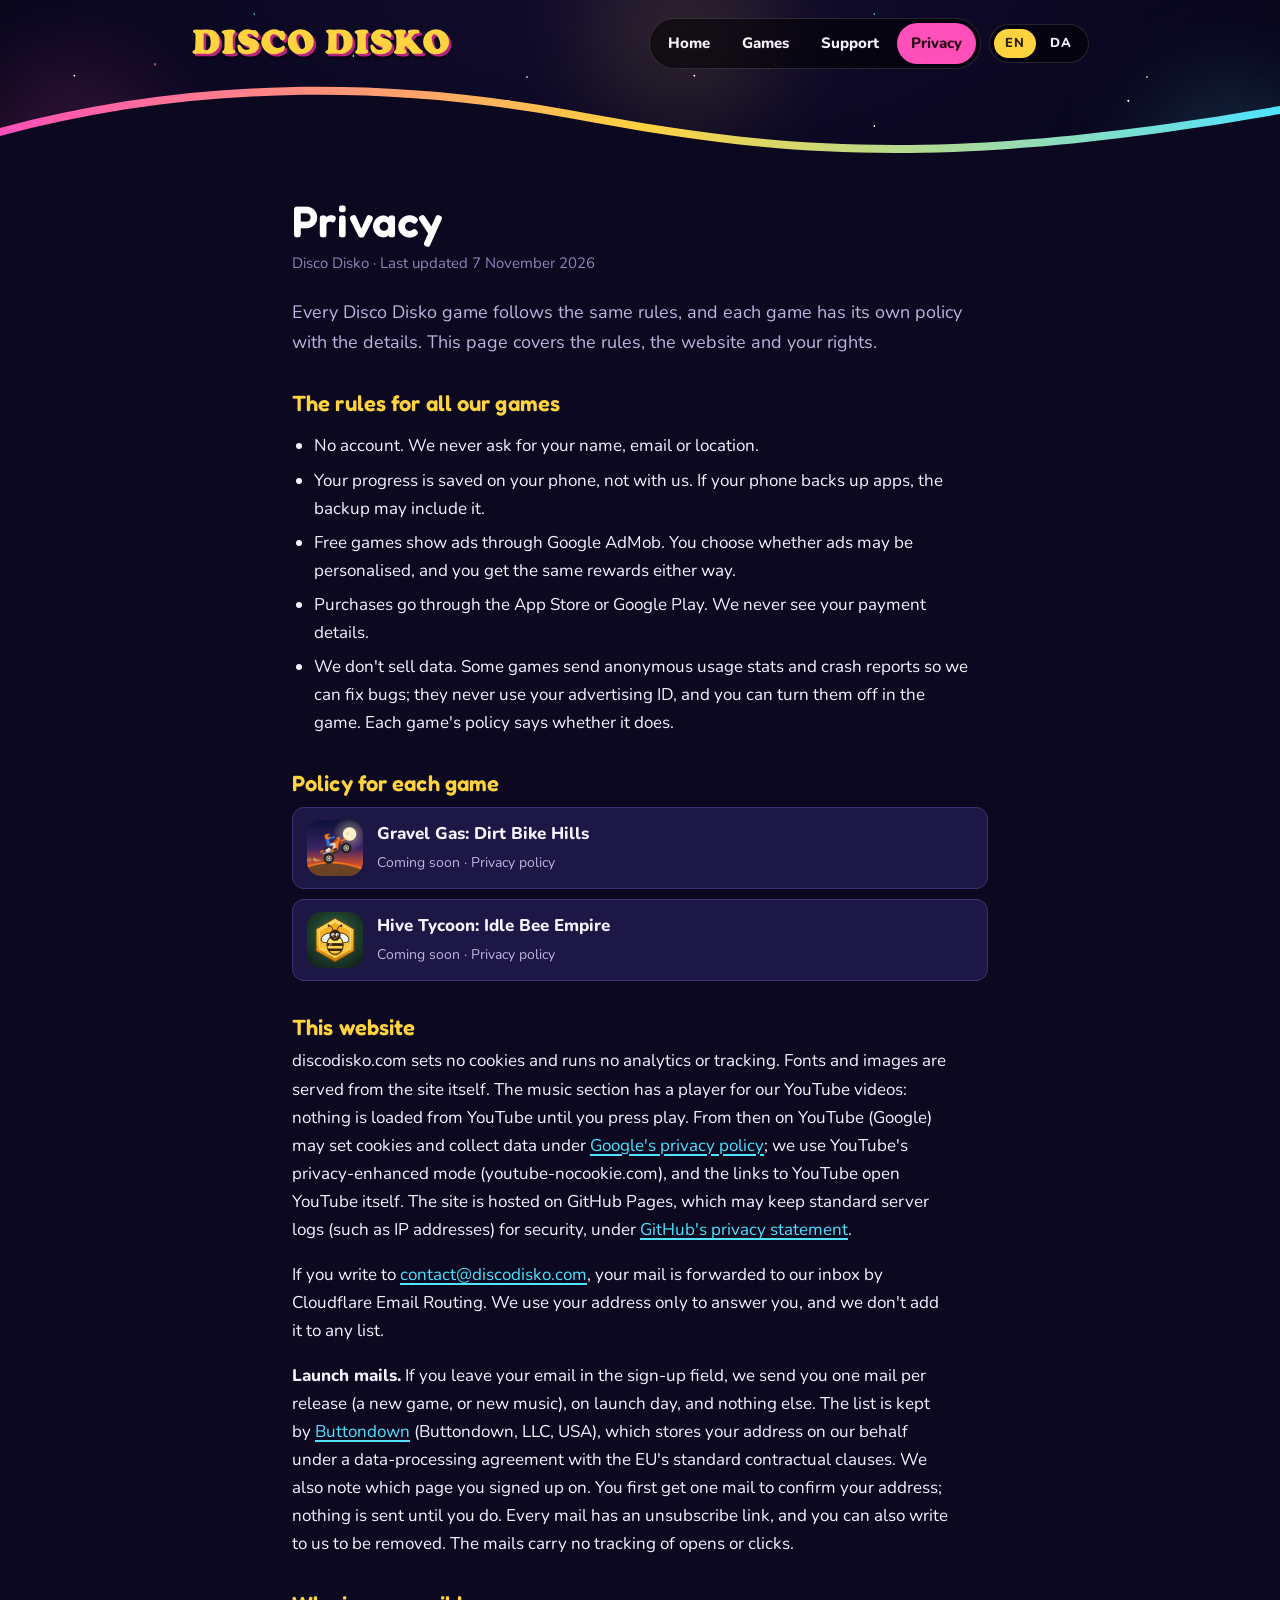
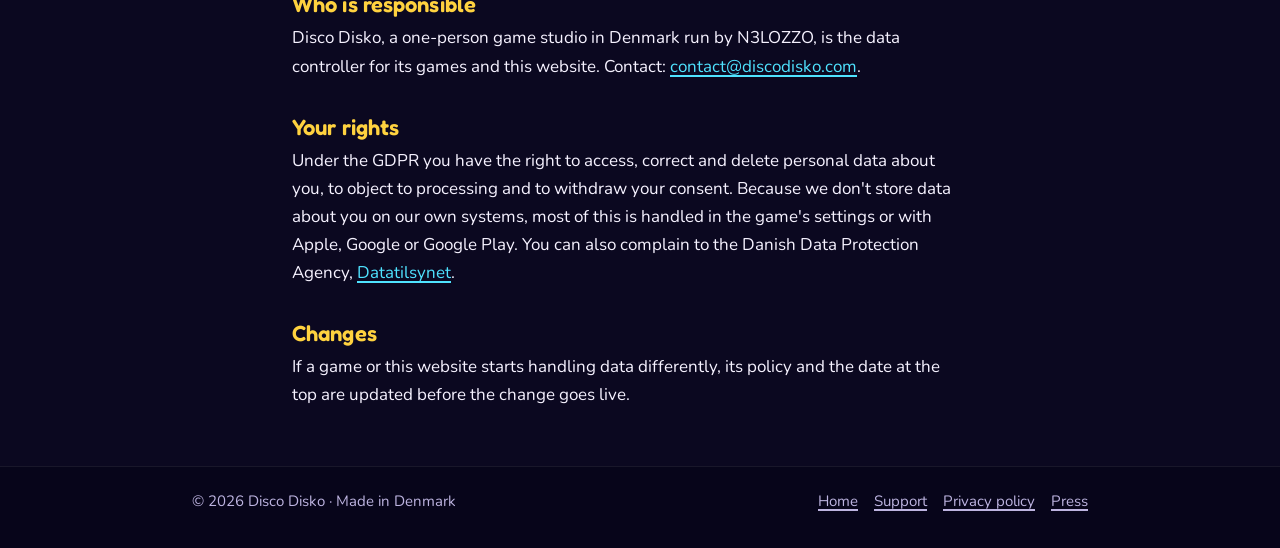
<file: privacy/index.html>
<!doctype html>
<html lang="en" class="no-js">
<head>
<meta charset="utf-8">
<meta name="viewport" content="width=device-width,initial-scale=1,viewport-fit=cover">
<title data-en="Privacy · Disco Disko" data-da="Privatliv · Disco Disko">Privacy · Disco Disko</title>
<meta name="description" content="How Disco Disko games and this website handle your data: no accounts, progress on your phone, ads with your choice, no tracking on the website.">
<link rel="canonical" href="https://discodisko.com/privacy/">
<link rel="alternate" hreflang="en" href="https://discodisko.com/privacy/">
<link rel="alternate" hreflang="da" href="https://discodisko.com/privacy/?lang=da">
<link rel="alternate" hreflang="x-default" href="https://discodisko.com/privacy/">
<meta name="theme-color" content="#0b0820">
<meta property="og:type" content="website">
<meta property="og:title" content="Privacy · Disco Disko">
<meta property="og:description" content="How Disco Disko games and this website handle your data: no accounts, progress on your phone, ads with your choice, no tracking on the website.">
<meta property="og:image" content="https://discodisko.com/og.jpg">
<meta property="og:url" content="https://discodisko.com/privacy/">
<link rel="icon" href="../favicon.svg" type="image/svg+xml">
<link rel="icon" href="../favicon-32.png" sizes="32x32" type="image/png">
<link rel="apple-touch-icon" href="../apple-touch-icon.png">
<link rel="manifest" href="../site.webmanifest">
<link rel="stylesheet" href="../fonts.css?v=20261107e">
<link rel="stylesheet" href="../style.css?v=20261107e">
<script>document.documentElement.className='js'</script>
</head>
<body>
<a class="skip" href="#main"><span data-lang-section="en">Skip to content</span><span data-lang-section="da" lang="da">Spring til indhold</span></a>

<header class="sky">
  <div class="spots" aria-hidden="true"><i></i><i></i><i></i></div>
  <div class="top">
    <div class="wrap">
      <a class="brand" href="../"><img src="../logo.svg" alt="Disco Disko" width="729" height="78"></a>
      <div class="navs">
        <nav class="menu" aria-label="Main">
          <a href="../"><span data-lang-section="en">Home</span><span data-lang-section="da" lang="da">Forside</span></a>
          <a href="../#games"><span data-lang-section="en">Games</span><span data-lang-section="da" lang="da">Spil</span></a>
          <a href="../support/"><span data-lang-section="en">Support</span><span data-lang-section="da" lang="da">Hjælp</span></a>
          <a href="../privacy/" aria-current="page"><span data-lang-section="en">Privacy</span><span data-lang-section="da" lang="da">Privatliv</span></a>
        </nav>
        <nav class="lang" aria-label="Language"><a href="#en" data-lang="en" hreflang="en">EN</a><a href="#da" data-lang="da" hreflang="da">DA</a></nav>
      </div>
    </div>
  </div>
  <div class="wrap" style="padding-top:24px;padding-bottom:70px"></div>
  <svg class="hills" viewBox="0 0 1440 120" preserveAspectRatio="none" aria-hidden="true" focusable="false">
    <defs><linearGradient id="rim" x1="0" x2="1"><stop offset="0" stop-color="#ff4fb8"/><stop offset=".5" stop-color="#ffd23f"/><stop offset="1" stop-color="#4fe3ff"/></linearGradient></defs>
    <path d="M0 78C200 30 420 24 640 60S1040 118 1440 56V120H0Z" fill="url(#rim)"/>
    <path d="M0 86C200 38 420 32 640 68S1040 126 1440 64V120H0Z" fill="#0b0820"/>
  </svg>
</header>

<main id="main" class="wrap sheet" style="padding-top:28px">
  <section lang="en" data-lang-section="en">
    <h1>Privacy</h1>
    <p class="meta">Disco Disko · Last updated 7 November 2026</p>
    <p class="intro">Every Disco Disko game follows the same rules, and each game has its own policy with the details. This page covers the rules, the website and your rights.</p>

    <h2>The rules for all our games</h2>
    <ul>
      <li>No account. We never ask for your name, email or location.</li>
      <li>Your progress is saved on your phone, not with us. If your phone backs up apps, the backup may include it.</li>
      <li>Free games show ads through Google AdMob. You choose whether ads may be personalised, and you get the same rewards either way.</li>
      <li>Purchases go through the App Store or Google Play. We never see your payment details.</li>
      <li>We don't sell data. Some games send anonymous usage stats and crash reports so we can fix bugs; they never use your advertising ID, and you can turn them off in the game. Each game's policy says whether it does.</li>
    </ul>

    <h2>Policy for each game</h2>
    <div class="game-links">
      <a class="game-link" href="../gravelgas/privacy.html"><img src="../gravelgas/icon.png" alt="" width="56" height="56"><span><b>Gravel Gas: Dirt Bike Hills</b><small>Coming soon · Privacy policy</small></span></a>
      <a class="game-link" href="../hivetycoon/privacy.html"><img src="../hivetycoon/icon.png" alt="" width="56" height="56"><span><b>Hive Tycoon: Idle Bee Empire</b><small>Coming soon · Privacy policy</small></span></a>
    </div>

    <h2>This website</h2>
    <p>discodisko.com sets no cookies and runs no analytics or tracking. Fonts and images are served from the site itself. The music section has a player for our YouTube videos: nothing is loaded from YouTube until you press play. From then on YouTube (Google) may set cookies and collect data under <a href="https://policies.google.com/privacy">Google's privacy policy</a>; we use YouTube's privacy-enhanced mode (youtube-nocookie.com), and the links to YouTube open YouTube itself. The site is hosted on GitHub Pages, which may keep standard server logs (such as IP addresses) for security, under <a href="https://docs.github.com/en/site-policy/privacy-policies/github-general-privacy-statement" rel="noopener">GitHub's privacy statement</a>.</p>
    <p>If you write to <a href="mailto:contact@discodisko.com">contact@discodisko.com</a>, your mail is forwarded to our inbox by Cloudflare Email Routing. We use your address only to answer you, and we don't add it to any list.</p>
    <p><b>Launch mails.</b> If you leave your email in the sign-up field, we send you one mail per release (a new game, or new music), on launch day, and nothing else. The list is kept by <a href="https://buttondown.com/legal/privacy" rel="noopener">Buttondown</a> (Buttondown, LLC, USA), which stores your address on our behalf under a data-processing agreement with the EU's standard contractual clauses. We also note which page you signed up on. You first get one mail to confirm your address; nothing is sent until you do. Every mail has an unsubscribe link, and you can also write to us to be removed. The mails carry no tracking of opens or clicks.</p>

    <h2>Who is responsible</h2>
    <p>Disco Disko, a one-person game studio in Denmark run by N3LOZZO, is the data controller for its games and this website. Contact: <a href="mailto:contact@discodisko.com">contact@discodisko.com</a>.</p>

    <h2>Your rights</h2>
    <p>Under the GDPR you have the right to access, correct and delete personal data about you, to object to processing and to withdraw your consent. Because we don't store data about you on our own systems, most of this is handled in the game's settings or with Apple, Google or Google Play. You can also complain to the Danish Data Protection Agency, <a href="https://www.datatilsynet.dk" rel="noopener">Datatilsynet</a>.</p>

    <h2>Changes</h2>
    <p>If a game or this website starts handling data differently, its policy and the date at the top are updated before the change goes live.</p>
  </section>

  <hr class="langdiv">

  <section lang="da" data-lang-section="da">
    <h1>Privatliv</h1>
    <p class="meta">Disco Disko · Senest opdateret 7. november 2026</p>
    <p class="intro">Alle spil fra Disco Disko følger de samme regler, og hvert spil har sin egen politik med detaljerne. Denne side handler om reglerne, hjemmesiden og dine rettigheder.</p>

    <h2>Reglerne for alle vores spil</h2>
    <ul>
      <li>Ingen konto. Vi spørger aldrig om navn, e-mail eller placering.</li>
      <li>Din fremgang gemmes på din telefon, ikke hos os. Tager telefonen sikkerhedskopi af apps, kan den komme med i kopien.</li>
      <li>Gratis spil viser reklamer gennem Google AdMob. Du vælger selv, om reklamerne må være tilpassede, og du får de samme belønninger uanset.</li>
      <li>Køb går gennem App Store eller Google Play. Vi ser aldrig dine betalingsoplysninger.</li>
      <li>Vi sælger ikke data. Nogle spil sender anonym brugsstatistik og fejlrapporter, så vi kan rette fejl; de bruger aldrig dit reklame-id, og du kan slå dem fra i spillet. Hvert spils politik fortæller, om det gør.</li>
    </ul>

    <h2>Politik for hvert spil</h2>
    <div class="game-links">
      <a class="game-link" href="../gravelgas/privacy.html"><img src="../gravelgas/icon.png" alt="" width="56" height="56"><span><b>Grusgas: Motocross på bakker</b><small>Kommer snart · Privatlivspolitik</small></span></a>
      <a class="game-link" href="../hivetycoon/privacy.html"><img src="../hivetycoon/icon.png" alt="" width="56" height="56"><span><b>Hive Tycoon: Bi-imperiet</b><small>Kommer snart · Privatlivspolitik</small></span></a>
    </div>

    <h2>Denne hjemmeside</h2>
    <p>discodisko.com sætter ingen cookies og bruger hverken analyse eller sporing. Skrifter og billeder leveres fra siden selv. Musikafsnittet har en afspiller til vores YouTube-videoer: Der hentes intet fra YouTube, før du trykker play. Derefter kan YouTube (Google) sætte cookies og indsamle data efter <a href="https://policies.google.com/privacy">Googles privatlivspolitik</a>; vi bruger YouTubes udgave med udvidet privatliv (youtube-nocookie.com), og links til YouTube åbner YouTube selv. Siden ligger hos GitHub Pages, som kan gemme almindelige serverlogs (fx IP-adresser) af sikkerhedshensyn efter <a href="https://docs.github.com/en/site-policy/privacy-policies/github-general-privacy-statement" rel="noopener">GitHubs privatlivserklæring</a>.</p>
    <p>Skriver du til <a href="mailto:contact@discodisko.com">contact@discodisko.com</a>, sendes din mail videre til vores indbakke af Cloudflare Email Routing. Vi bruger kun din adresse til at svare dig, og vi lægger den ikke på nogen liste.</p>
    <p><b>Mails om udgivelser.</b> Skriver du din e-mail i tilmeldingsfeltet, sender vi dig én mail pr. udgivelse (et nyt spil eller ny musik), på udgivelsesdagen, og ikke andet. Listen ligger hos <a href="https://buttondown.com/legal/privacy" rel="noopener">Buttondown</a> (Buttondown, LLC, USA), som opbevarer din adresse for os efter en databehandleraftale med EU's standardkontraktbestemmelser. Vi noterer også, hvilken side du tilmeldte dig på. Du får først én mail, hvor du bekræfter din adresse; der sendes intet, før du har gjort det. Alle mails har et link til at melde sig fra, og du kan også skrive til os for at blive slettet. Mailene sporer ikke, om du åbner eller klikker.</p>

    <h2>Hvem er ansvarlig</h2>
    <p>Disco Disko, et enkeltmands-spilstudie i Danmark drevet af N3LOZZO, er dataansvarlig for sine spil og denne hjemmeside. Kontakt: <a href="mailto:contact@discodisko.com">contact@discodisko.com</a>.</p>

    <h2>Dine rettigheder</h2>
    <p>Efter GDPR har du ret til indsigt, berigtigelse og sletning af personoplysninger om dig, til at gøre indsigelse og til at trække dit samtykke tilbage. Da vi ikke gemmer data om dig i vores egne systemer, klares det meste i spillets indstillinger eller hos Apple, Google eller Google Play. Du kan også klage til <a href="https://www.datatilsynet.dk" rel="noopener">Datatilsynet</a>.</p>

    <h2>Ændringer</h2>
    <p>Begynder et spil eller denne hjemmeside at behandle data anderledes, opdateres politikken og datoen øverst, før ændringen træder i kraft.</p>
  </section>
</main>

<footer>
  <div class="wrap">
    <span>© 2026 Disco Disko · <span data-lang-section="en">Made in Denmark</span><span data-lang-section="da" lang="da">Lavet i Danmark</span></span>
    <nav aria-label="Footer"><a href="../"><span data-lang-section="en">Home</span><span data-lang-section="da" lang="da">Forside</span></a><a href="../support/"><span data-lang-section="en">Support</span><span data-lang-section="da" lang="da">Hjælp</span></a><a href="../privacy/"><span data-lang-section="en">Privacy policy</span><span data-lang-section="da" lang="da">Privatlivspolitik</span></a><a href="../press/"><span data-lang-section="en">Press</span><span data-lang-section="da" lang="da">Presse</span></a></nav>
  </div>
</footer>
<script src="../site.js?v=20261107e"></script>
</body>
</html>
</file>
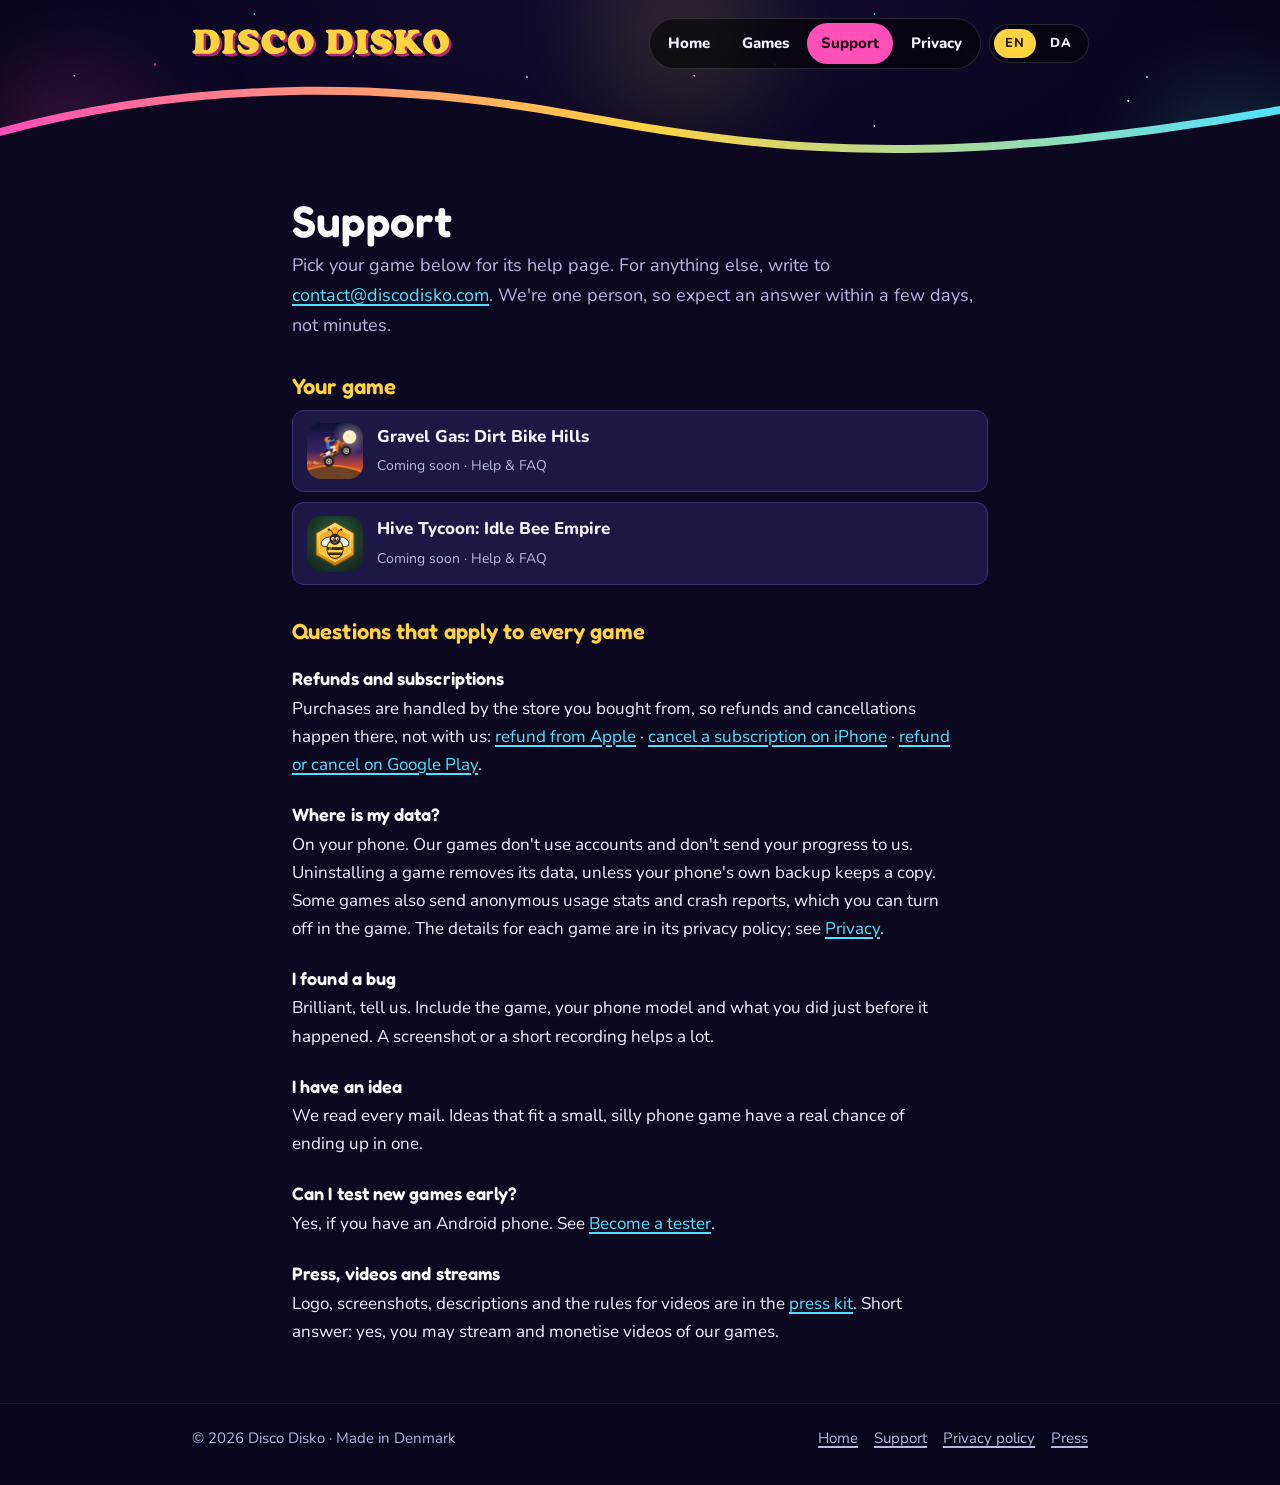
<file: support/index.html>
<!doctype html>
<html lang="en" class="no-js">
<head>
<meta charset="utf-8">
<meta name="viewport" content="width=device-width,initial-scale=1,viewport-fit=cover">
<title data-en="Support · Disco Disko" data-da="Hjælp · Disco Disko">Support · Disco Disko</title>
<meta name="description" content="Help for every Disco Disko game: pick your game for its help page, or write to contact@discodisko.com.">
<link rel="canonical" href="https://discodisko.com/support/">
<link rel="alternate" hreflang="en" href="https://discodisko.com/support/">
<link rel="alternate" hreflang="da" href="https://discodisko.com/support/?lang=da">
<link rel="alternate" hreflang="x-default" href="https://discodisko.com/support/">
<meta name="theme-color" content="#0b0820">
<meta property="og:type" content="website">
<meta property="og:title" content="Support · Disco Disko">
<meta property="og:description" content="Help for every Disco Disko game: pick your game for its help page, or write to contact@discodisko.com.">
<meta property="og:image" content="https://discodisko.com/og.jpg">
<meta property="og:url" content="https://discodisko.com/support/">
<link rel="icon" href="../favicon.svg" type="image/svg+xml">
<link rel="icon" href="../favicon-32.png" sizes="32x32" type="image/png">
<link rel="apple-touch-icon" href="../apple-touch-icon.png">
<link rel="manifest" href="../site.webmanifest">
<link rel="stylesheet" href="../fonts.css?v=20261107e">
<link rel="stylesheet" href="../style.css?v=20261107e">
<script>document.documentElement.className='js'</script>
</head>
<body>
<a class="skip" href="#main"><span data-lang-section="en">Skip to content</span><span data-lang-section="da" lang="da">Spring til indhold</span></a>

<header class="sky">
  <div class="spots" aria-hidden="true"><i></i><i></i><i></i></div>
  <div class="top">
    <div class="wrap">
      <a class="brand" href="../"><img src="../logo.svg" alt="Disco Disko" width="729" height="78"></a>
      <div class="navs">
        <nav class="menu" aria-label="Main">
          <a href="../"><span data-lang-section="en">Home</span><span data-lang-section="da" lang="da">Forside</span></a>
          <a href="../#games"><span data-lang-section="en">Games</span><span data-lang-section="da" lang="da">Spil</span></a>
          <a href="../support/" aria-current="page"><span data-lang-section="en">Support</span><span data-lang-section="da" lang="da">Hjælp</span></a>
          <a href="../privacy/"><span data-lang-section="en">Privacy</span><span data-lang-section="da" lang="da">Privatliv</span></a>
        </nav>
        <nav class="lang" aria-label="Language"><a href="#en" data-lang="en" hreflang="en">EN</a><a href="#da" data-lang="da" hreflang="da">DA</a></nav>
      </div>
    </div>
  </div>
  <div class="wrap" style="padding-top:24px;padding-bottom:70px"></div>
  <svg class="hills" viewBox="0 0 1440 120" preserveAspectRatio="none" aria-hidden="true" focusable="false">
    <defs><linearGradient id="rim" x1="0" x2="1"><stop offset="0" stop-color="#ff4fb8"/><stop offset=".5" stop-color="#ffd23f"/><stop offset="1" stop-color="#4fe3ff"/></linearGradient></defs>
    <path d="M0 78C200 30 420 24 640 60S1040 118 1440 56V120H0Z" fill="url(#rim)"/>
    <path d="M0 86C200 38 420 32 640 68S1040 126 1440 64V120H0Z" fill="#0b0820"/>
  </svg>
</header>

<main id="main" class="wrap sheet" style="padding-top:28px">
  <section lang="en" data-lang-section="en">
    <h1>Support</h1>
    <p class="intro">Pick your game below for its help page. For anything else, write to <a href="mailto:contact@discodisko.com">contact@discodisko.com</a>. We're one person, so expect an answer within a few days, not minutes.</p>

    <h2>Your game</h2>
    <div class="game-links">
      <a class="game-link" href="../gravelgas/support.html"><img src="../gravelgas/icon.png" alt="" width="56" height="56"><span><b>Gravel Gas: Dirt Bike Hills</b><small>Coming soon · Help & FAQ</small></span></a>
      <a class="game-link" href="../hivetycoon/#help"><img src="../hivetycoon/icon.png" alt="" width="56" height="56"><span><b>Hive Tycoon: Idle Bee Empire</b><small>Coming soon · Help & FAQ</small></span></a>
    </div>

    <h2>Questions that apply to every game</h2>
    <h3>Refunds and subscriptions</h3>
    <p>Purchases are handled by the store you bought from, so refunds and cancellations happen there, not with us: <a href="https://reportaproblem.apple.com" rel="noopener">refund from Apple</a> · <a href="https://support.apple.com/en-us/118428" rel="noopener">cancel a subscription on iPhone</a> · <a href="https://support.google.com/googleplay/answer/7018481" rel="noopener">refund or cancel on Google Play</a>.</p>
    <h3>Where is my data?</h3>
    <p>On your phone. Our games don't use accounts and don't send your progress to us. Uninstalling a game removes its data, unless your phone's own backup keeps a copy. Some games also send anonymous usage stats and crash reports, which you can turn off in the game. The details for each game are in its privacy policy; see <a href="../privacy/">Privacy</a>.</p>
    <h3>I found a bug</h3>
    <p>Brilliant, tell us. Include the game, your phone model and what you did just before it happened. A screenshot or a short recording helps a lot.</p>
    <h3>I have an idea</h3>
    <p>We read every mail. Ideas that fit a small, silly phone game have a real chance of ending up in one.</p>
    <h3>Can I test new games early?</h3>
    <p>Yes, if you have an Android phone. See <a href="../testers/">Become a tester</a>.</p>
    <h3>Press, videos and streams</h3>
    <p>Logo, screenshots, descriptions and the rules for videos are in the <a href="../press/">press kit</a>. Short answer: yes, you may stream and monetise videos of our games.</p>
  </section>

  <hr class="langdiv">

  <section lang="da" data-lang-section="da">
    <h1>Hjælp</h1>
    <p class="intro">Vælg dit spil herunder for at komme til dets hjælpeside. Alt andet: skriv til <a href="mailto:contact@discodisko.com">contact@discodisko.com</a>. Vi er én person, så regn med svar inden for et par dage, ikke minutter.</p>

    <h2>Dit spil</h2>
    <div class="game-links">
      <a class="game-link" href="../gravelgas/support.html"><img src="../gravelgas/icon.png" alt="" width="56" height="56"><span><b>Grusgas: Motocross på bakker</b><small>Kommer snart · Hjælp og svar</small></span></a>
      <a class="game-link" href="../hivetycoon/#help"><img src="../hivetycoon/icon.png" alt="" width="56" height="56"><span><b>Hive Tycoon: Bi-imperiet</b><small>Kommer snart · Hjælp og svar</small></span></a>
    </div>

    <h2>Spørgsmål, der gælder alle spil</h2>
    <h3>Refusion og abonnementer</h3>
    <p>Køb håndteres af den butik, du købte i, så refusion og opsigelse sker der, ikke hos os: <a href="https://reportaproblem.apple.com" rel="noopener">refusion fra Apple</a> · <a href="https://support.apple.com/da-dk/118428" rel="noopener">opsig et abonnement på iPhone</a> · <a href="https://support.google.com/googleplay/answer/7018481?hl=da" rel="noopener">refusion eller opsigelse på Google Play</a>.</p>
    <h3>Hvor er mine data?</h3>
    <p>På din telefon. Vores spil bruger ikke konti og sender ikke din fremgang til os. Afinstallerer du et spil, forsvinder dets data, medmindre telefonens egen sikkerhedskopi gemmer en kopi. Nogle spil sender også anonym brugsstatistik og fejlrapporter, som du kan slå fra i spillet. Detaljerne for hvert spil står i dets privatlivspolitik; se <a href="../privacy/">Privatliv</a>.</p>
    <h3>Jeg har fundet en fejl</h3>
    <p>Fedt, fortæl os om den. Skriv hvilket spil, hvilken telefon du har, og hvad du gjorde lige inden. Et skærmbillede eller en kort optagelse hjælper meget.</p>
    <h3>Jeg har en idé</h3>
    <p>Vi læser alle mails. Idéer, der passer til et lille, fjollet telefonspil, har en reel chance for at ende i et.</p>
    <h3>Kan jeg teste nye spil før alle andre?</h3>
    <p>Ja, hvis du har en Android-telefon. Se <a href="../testers/">Bliv tester</a>.</p>
    <h3>Presse, videoer og streams</h3>
    <p>Logo, skærmbilleder, tekster og reglerne for videoer ligger i <a href="../press/">pressemappen</a>. Kort svar: ja, du må streame og tjene penge på videoer med vores spil.</p>
  </section>
</main>

<footer>
  <div class="wrap">
    <span>© 2026 Disco Disko · <span data-lang-section="en">Made in Denmark</span><span data-lang-section="da" lang="da">Lavet i Danmark</span></span>
    <nav aria-label="Footer"><a href="../"><span data-lang-section="en">Home</span><span data-lang-section="da" lang="da">Forside</span></a><a href="../support/"><span data-lang-section="en">Support</span><span data-lang-section="da" lang="da">Hjælp</span></a><a href="../privacy/"><span data-lang-section="en">Privacy policy</span><span data-lang-section="da" lang="da">Privatlivspolitik</span></a><a href="../press/"><span data-lang-section="en">Press</span><span data-lang-section="da" lang="da">Presse</span></a></nav>
  </div>
</footer>
<script src="../site.js?v=20261107e"></script>
</body>
</html>
</file>
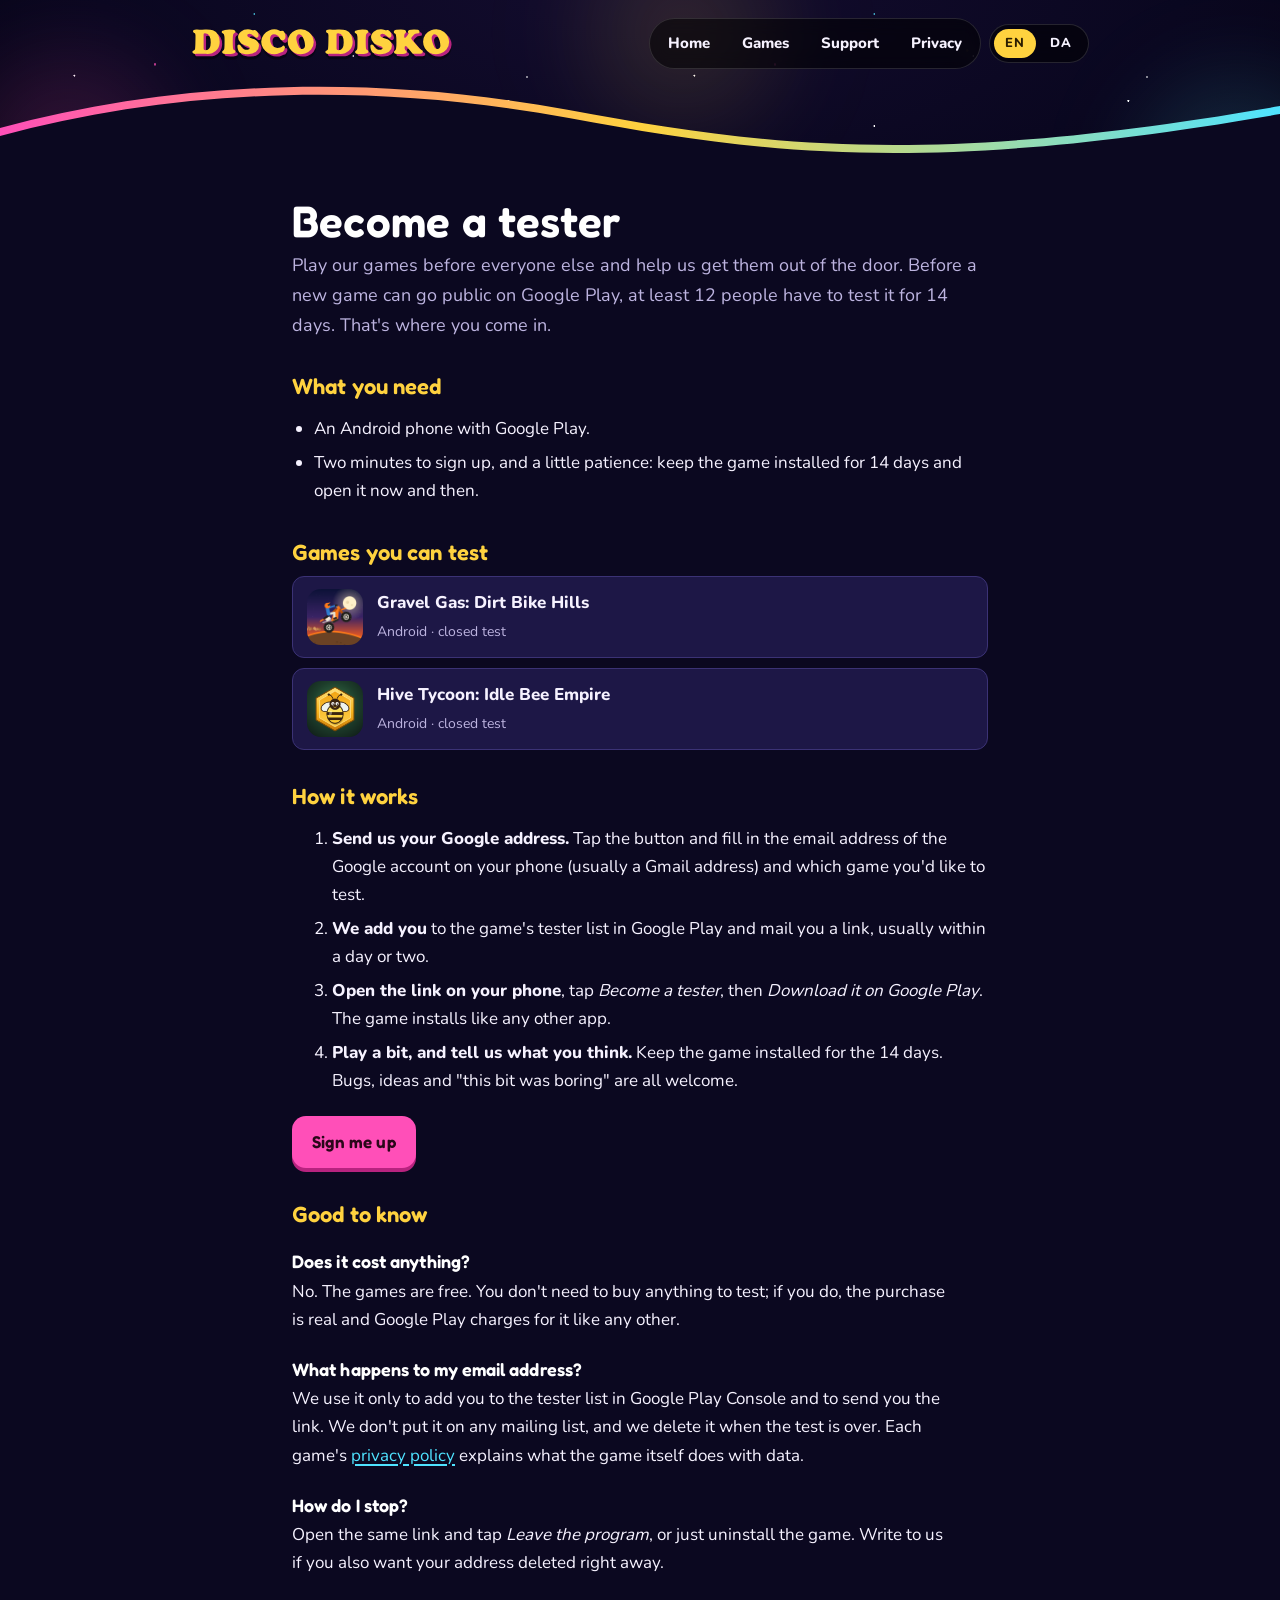
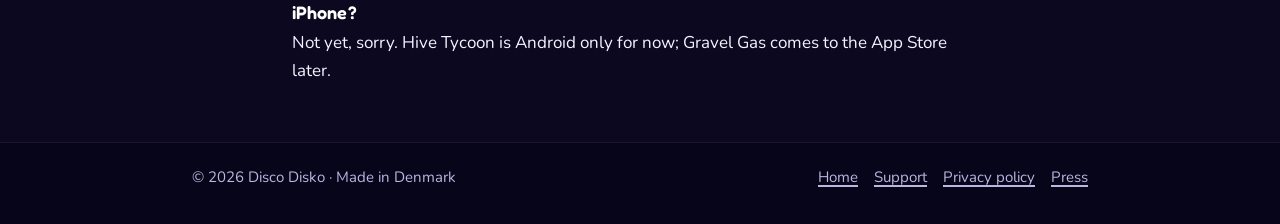
<file: testers/index.html>
<!doctype html>
<html lang="en" class="no-js">
<head>
<meta charset="utf-8">
<meta name="viewport" content="width=device-width,initial-scale=1,viewport-fit=cover">
<title data-en="Become a tester · Disco Disko" data-da="Bliv tester · Disco Disko">Become a tester · Disco Disko</title>
<meta name="description" content="Play Disco Disko games before everyone else: become a tester on Google Play for Hive Tycoon or Gravel Gas. All you need is an Android phone.">
<link rel="canonical" href="https://discodisko.com/testers/">
<link rel="alternate" hreflang="en" href="https://discodisko.com/testers/">
<link rel="alternate" hreflang="da" href="https://discodisko.com/testers/?lang=da">
<link rel="alternate" hreflang="x-default" href="https://discodisko.com/testers/">
<meta name="theme-color" content="#0b0820">
<meta property="og:type" content="website">
<meta property="og:title" content="Become a tester · Disco Disko">
<meta property="og:description" content="Play Disco Disko games before everyone else: become a tester on Google Play for Hive Tycoon or Gravel Gas. All you need is an Android phone.">
<meta property="og:image" content="https://discodisko.com/og.jpg">
<meta property="og:url" content="https://discodisko.com/testers/">
<link rel="icon" href="../favicon.svg" type="image/svg+xml">
<link rel="icon" href="../favicon-32.png" sizes="32x32" type="image/png">
<link rel="apple-touch-icon" href="../apple-touch-icon.png">
<link rel="manifest" href="../site.webmanifest">
<link rel="stylesheet" href="../fonts.css?v=20261107e">
<link rel="stylesheet" href="../style.css?v=20261107e">
<script>document.documentElement.className='js'</script>
</head>
<body>
<a class="skip" href="#main"><span data-lang-section="en">Skip to content</span><span data-lang-section="da" lang="da">Spring til indhold</span></a>

<header class="sky">
  <div class="spots" aria-hidden="true"><i></i><i></i><i></i></div>
  <div class="top">
    <div class="wrap">
      <a class="brand" href="../"><img src="../logo.svg" alt="Disco Disko" width="729" height="78"></a>
      <div class="navs">
        <nav class="menu" aria-label="Main">
          <a href="../"><span data-lang-section="en">Home</span><span data-lang-section="da" lang="da">Forside</span></a>
          <a href="../#games"><span data-lang-section="en">Games</span><span data-lang-section="da" lang="da">Spil</span></a>
          <a href="../support/"><span data-lang-section="en">Support</span><span data-lang-section="da" lang="da">Hjælp</span></a>
          <a href="../privacy/"><span data-lang-section="en">Privacy</span><span data-lang-section="da" lang="da">Privatliv</span></a>
        </nav>
        <nav class="lang" aria-label="Language"><a href="#en" data-lang="en" hreflang="en">EN</a><a href="#da" data-lang="da" hreflang="da">DA</a></nav>
      </div>
    </div>
  </div>
  <div class="wrap" style="padding-top:24px;padding-bottom:70px"></div>
  <svg class="hills" viewBox="0 0 1440 120" preserveAspectRatio="none" aria-hidden="true" focusable="false">
    <defs><linearGradient id="rim" x1="0" x2="1"><stop offset="0" stop-color="#ff4fb8"/><stop offset=".5" stop-color="#ffd23f"/><stop offset="1" stop-color="#4fe3ff"/></linearGradient></defs>
    <path d="M0 78C200 30 420 24 640 60S1040 118 1440 56V120H0Z" fill="url(#rim)"/>
    <path d="M0 86C200 38 420 32 640 68S1040 126 1440 64V120H0Z" fill="#0b0820"/>
  </svg>
</header>

<main id="main" class="wrap sheet" style="padding-top:28px">
  <section lang="en" data-lang-section="en">
    <h1>Become a tester</h1>
    <p class="intro">Play our games before everyone else and help us get them out of the door. Before a new game can go public on Google Play, at least 12 people have to test it for 14 days. That's where you come in.</p>

    <h2>What you need</h2>
    <ul>
      <li>An Android phone with Google Play.</li>
      <li>Two minutes to sign up, and a little patience: keep the game installed for 14 days and open it now and then.</li>
    </ul>

    <h2>Games you can test</h2>
    <div class="game-links">
      <a class="game-link" href="../gravelgas/"><img src="../gravelgas/icon.png" alt="" width="56" height="56"><span><b>Gravel Gas: Dirt Bike Hills</b><small>Android · closed test</small></span></a>
      <a class="game-link" href="../hivetycoon/"><img src="../hivetycoon/icon.png" alt="" width="56" height="56"><span><b>Hive Tycoon: Idle Bee Empire</b><small>Android · closed test</small></span></a>
    </div>

    <h2>How it works</h2>
    <ol>
      <li><b>Send us your Google address.</b> Tap the button and fill in the email address of the Google account on your phone (usually a Gmail address) and which game you'd like to test.</li>
      <li><b>We add you</b> to the game's tester list in Google Play and mail you a link, usually within a day or two.</li>
      <li><b>Open the link on your phone</b>, tap <i>Become a tester</i>, then <i>Download it on Google Play</i>. The game installs like any other app.</li>
      <li><b>Play a bit, and tell us what you think.</b> Keep the game installed for the 14 days. Bugs, ideas and "this bit was boring" are all welcome.</li>
    </ol>
    <p class="actions" style="margin-top:20px"><a class="btn" href="mailto:contact@discodisko.com?subject=I%20want%20to%20test&amp;body=Hi%20Disco%20Disko%2C%0A%0AI%20would%20like%20to%20test%3A%20Hive%20Tycoon%20%2F%20Gravel%20Gas%20%2F%20both%0A%0AThe%20email%20address%20of%20the%20Google%20account%20on%20my%20Android%20phone%3A%20">Sign me up</a></p>

    <h2>Good to know</h2>
    <h3>Does it cost anything?</h3>
    <p>No. The games are free. You don't need to buy anything to test; if you do, the purchase is real and Google Play charges for it like any other.</p>
    <h3>What happens to my email address?</h3>
    <p>We use it only to add you to the tester list in Google Play Console and to send you the link. We don't put it on any mailing list, and we delete it when the test is over. Each game's <a href="../privacy/">privacy policy</a> explains what the game itself does with data.</p>
    <h3>How do I stop?</h3>
    <p>Open the same link and tap <i>Leave the program</i>, or just uninstall the game. Write to us if you also want your address deleted right away.</p>
    <h3>iPhone?</h3>
    <p>Not yet, sorry. Hive Tycoon is Android only for now; Gravel Gas comes to the App Store later.</p>
  </section>

  <hr class="langdiv">

  <section lang="da" data-lang-section="da">
    <h1>Bliv tester</h1>
    <p class="intro">Spil vores spil før alle andre, og hjælp os med at få dem ud af døren. Før et nyt spil må blive offentligt på Google Play, skal mindst 12 personer teste det i 14 dage. Det er her, du kommer ind.</p>

    <h2>Det skal du bruge</h2>
    <ul>
      <li>En Android-telefon med Google Play.</li>
      <li>To minutter til at melde dig, og lidt tålmodighed: behold spillet installeret i 14 dage, og åbn det en gang imellem.</li>
    </ul>

    <h2>Spil du kan teste</h2>
    <div class="game-links">
      <a class="game-link" href="../gravelgas/"><img src="../gravelgas/icon.png" alt="" width="56" height="56"><span><b>Grusgas: Motocross på bakker</b><small>Android · lukket test</small></span></a>
      <a class="game-link" href="../hivetycoon/"><img src="../hivetycoon/icon.png" alt="" width="56" height="56"><span><b>Hive Tycoon: Bi-imperiet</b><small>Android · lukket test</small></span></a>
    </div>

    <h2>Sådan foregår det</h2>
    <ol>
      <li><b>Send os din Google-adresse.</b> Tryk på knappen, og skriv e-mailadressen på Google-kontoen på din telefon (som regel en Gmail-adresse), og hvilket spil du vil teste.</li>
      <li><b>Vi tilføjer dig</b> til spillets testerliste i Google Play og sender dig et link, som regel inden for en dag eller to.</li>
      <li><b>Åbn linket på din telefon</b>, tryk <i>Bliv tester</i> og derefter <i>Download det på Google Play</i>. Spillet installeres som enhver anden app.</li>
      <li><b>Spil lidt, og fortæl os, hvad du synes.</b> Behold spillet installeret i de 14 dage. Fejl, idéer og "det her var kedeligt" er alt sammen velkomment.</li>
    </ol>
    <p class="actions" style="margin-top:20px"><a class="btn" href="mailto:contact@discodisko.com?subject=Jeg%20vil%20gerne%20teste&amp;body=Hej%20Disco%20Disko%0A%0AJeg%20vil%20gerne%20teste%3A%20Hive%20Tycoon%20%2F%20Grusgas%20%2F%20begge%0A%0AE-mailadressen%20p%C3%A5%20Google-kontoen%20p%C3%A5%20min%20Android-telefon%3A%20">Meld mig til</a></p>

    <h2>Godt at vide</h2>
    <h3>Koster det noget?</h3>
    <p>Nej. Spillene er gratis. Du behøver ikke købe noget for at teste; gør du det alligevel, er købet ægte, og Google Play trækker pengene som ved alle andre køb.</p>
    <h3>Hvad sker der med min e-mailadresse?</h3>
    <p>Vi bruger den kun til at sætte dig på testerlisten i Google Play Console og sende dig linket. Vi lægger den ikke på nogen mailliste, og vi sletter den, når testen er slut. Hvert spils <a href="../privacy/">privatlivspolitik</a> forklarer, hvad spillet selv gør med data.</p>
    <h3>Hvordan stopper jeg?</h3>
    <p>Åbn det samme link, og tryk <i>Forlad programmet</i>, eller afinstaller bare spillet. Skriv til os, hvis du også vil have din adresse slettet med det samme.</p>
    <h3>iPhone?</h3>
    <p>Ikke endnu, desværre. Hive Tycoon er kun til Android indtil videre; Grusgas kommer til App Store senere.</p>
  </section>
</main>

<footer>
  <div class="wrap">
    <span>© 2026 Disco Disko · <span data-lang-section="en">Made in Denmark</span><span data-lang-section="da" lang="da">Lavet i Danmark</span></span>
    <nav aria-label="Footer"><a href="../"><span data-lang-section="en">Home</span><span data-lang-section="da" lang="da">Forside</span></a><a href="../support/"><span data-lang-section="en">Support</span><span data-lang-section="da" lang="da">Hjælp</span></a><a href="../privacy/"><span data-lang-section="en">Privacy policy</span><span data-lang-section="da" lang="da">Privatlivspolitik</span></a><a href="../press/"><span data-lang-section="en">Press</span><span data-lang-section="da" lang="da">Presse</span></a></nav>
  </div>
</footer>
<script src="../site.js?v=20261107e"></script>
</body>
</html>
</file>
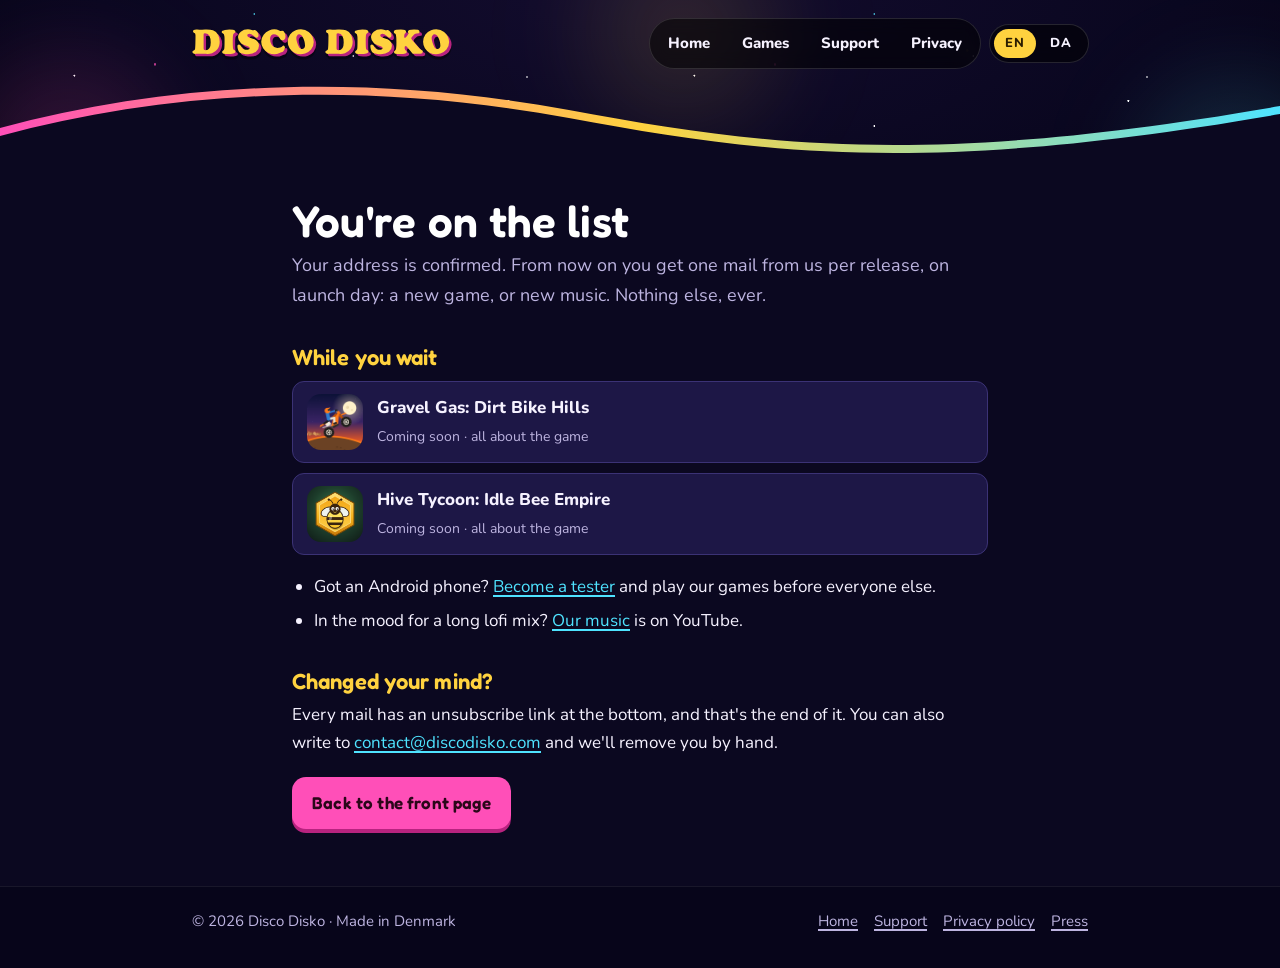
<file: welcome/index.html>
<!doctype html>
<html lang="en" class="no-js">
<head>
<meta charset="utf-8">
<meta name="viewport" content="width=device-width,initial-scale=1,viewport-fit=cover">
<title data-en="You're on the list · Disco Disko" data-da="Du er på listen · Disco Disko">You're on the list · Disco Disko</title>
<meta name="description" content="Your address is confirmed. You'll get one mail from Disco Disko per release, on launch day, and nothing else.">
<meta name="robots" content="noindex">
<link rel="canonical" href="https://discodisko.com/welcome/">
<link rel="alternate" hreflang="en" href="https://discodisko.com/welcome/">
<link rel="alternate" hreflang="da" href="https://discodisko.com/welcome/?lang=da">
<link rel="alternate" hreflang="x-default" href="https://discodisko.com/welcome/">
<meta name="theme-color" content="#0b0820">
<meta property="og:type" content="website">
<meta property="og:title" content="You're on the list · Disco Disko">
<meta property="og:description" content="Your address is confirmed. You'll get one mail from Disco Disko per release, on launch day, and nothing else.">
<meta property="og:image" content="https://discodisko.com/og.jpg">
<meta property="og:url" content="https://discodisko.com/welcome/">
<link rel="icon" href="../favicon.svg" type="image/svg+xml">
<link rel="icon" href="../favicon-32.png" sizes="32x32" type="image/png">
<link rel="apple-touch-icon" href="../apple-touch-icon.png">
<link rel="manifest" href="../site.webmanifest">
<link rel="stylesheet" href="../fonts.css?v=20261107e">
<link rel="stylesheet" href="../style.css?v=20261107e">
<script>document.documentElement.className='js'</script>
</head>
<body>
<a class="skip" href="#main"><span data-lang-section="en">Skip to content</span><span data-lang-section="da" lang="da">Spring til indhold</span></a>

<header class="sky">
  <div class="spots" aria-hidden="true"><i></i><i></i><i></i></div>
  <div class="top">
    <div class="wrap">
      <a class="brand" href="../"><img src="../logo.svg" alt="Disco Disko" width="729" height="78"></a>
      <div class="navs">
        <nav class="menu" aria-label="Main">
          <a href="../"><span data-lang-section="en">Home</span><span data-lang-section="da" lang="da">Forside</span></a>
          <a href="../#games"><span data-lang-section="en">Games</span><span data-lang-section="da" lang="da">Spil</span></a>
          <a href="../support/"><span data-lang-section="en">Support</span><span data-lang-section="da" lang="da">Hjælp</span></a>
          <a href="../privacy/"><span data-lang-section="en">Privacy</span><span data-lang-section="da" lang="da">Privatliv</span></a>
        </nav>
        <nav class="lang" aria-label="Language"><a href="#en" data-lang="en" hreflang="en">EN</a><a href="#da" data-lang="da" hreflang="da">DA</a></nav>
      </div>
    </div>
  </div>
  <div class="wrap" style="padding-top:24px;padding-bottom:70px"></div>
  <svg class="hills" viewBox="0 0 1440 120" preserveAspectRatio="none" aria-hidden="true" focusable="false">
    <defs><linearGradient id="rim" x1="0" x2="1"><stop offset="0" stop-color="#ff4fb8"/><stop offset=".5" stop-color="#ffd23f"/><stop offset="1" stop-color="#4fe3ff"/></linearGradient></defs>
    <path d="M0 78C200 30 420 24 640 60S1040 118 1440 56V120H0Z" fill="url(#rim)"/>
    <path d="M0 86C200 38 420 32 640 68S1040 126 1440 64V120H0Z" fill="#0b0820"/>
  </svg>
</header>

<main id="main" class="wrap sheet" style="padding-top:28px">
  <section lang="en" data-lang-section="en">
    <h1>You're on the list</h1>
    <p class="intro">Your address is confirmed. From now on you get one mail from us per release, on launch day: a new game, or new music. Nothing else, ever.</p>

    <h2>While you wait</h2>
    <div class="game-links">
      <a class="game-link" href="../gravelgas/"><img src="../gravelgas/icon.png" alt="" width="56" height="56"><span><b>Gravel Gas: Dirt Bike Hills</b><small>Coming soon · all about the game</small></span></a>
      <a class="game-link" href="../hivetycoon/"><img src="../hivetycoon/icon.png" alt="" width="56" height="56"><span><b>Hive Tycoon: Idle Bee Empire</b><small>Coming soon · all about the game</small></span></a>
    </div>
    <ul style="margin-top:18px">
      <li>Got an Android phone? <a href="../testers/">Become a tester</a> and play our games before everyone else.</li>
      <li>In the mood for a long lofi mix? <a href="../#music">Our music</a> is on YouTube.</li>
    </ul>

    <h2>Changed your mind?</h2>
    <p>Every mail has an unsubscribe link at the bottom, and that's the end of it. You can also write to <a href="mailto:contact@discodisko.com?subject=Unsubscribe">contact@discodisko.com</a> and we'll remove you by hand.</p>
    <p class="actions" style="margin-top:20px"><a class="btn" href="../">Back to the front page</a></p>
  </section>

  <hr class="langdiv">

  <section lang="da" data-lang-section="da">
    <h1>Du er på listen</h1>
    <p class="intro">Din adresse er bekræftet. Fra nu af får du én mail fra os pr. udgivelse, på udgivelsesdagen: et nyt spil eller ny musik. Ikke andet, nogensinde.</p>

    <h2>Mens du venter</h2>
    <div class="game-links">
      <a class="game-link" href="../gravelgas/"><img src="../gravelgas/icon.png" alt="" width="56" height="56"><span><b>Grusgas: Motocross på bakker</b><small>Kommer snart · alt om spillet</small></span></a>
      <a class="game-link" href="../hivetycoon/"><img src="../hivetycoon/icon.png" alt="" width="56" height="56"><span><b>Hive Tycoon: Bi-imperiet</b><small>Kommer snart · alt om spillet</small></span></a>
    </div>
    <ul style="margin-top:18px">
      <li>Har du en Android-telefon? <a href="../testers/">Bliv tester</a>, og spil vores spil før alle andre.</li>
      <li>Lyst til et langt lofi-mix? <a href="../#music">Vores musik</a> ligger på YouTube.</li>
    </ul>

    <h2>Fortrudt?</h2>
    <p>Alle mails har et link til at melde sig fra nederst, og så er det slut. Du kan også skrive til <a href="mailto:contact@discodisko.com?subject=Afmeld">contact@discodisko.com</a>, så fjerner vi dig i hånden.</p>
    <p class="actions" style="margin-top:20px"><a class="btn" href="../">Tilbage til forsiden</a></p>
  </section>
</main>

<footer>
  <div class="wrap">
    <span>© 2026 Disco Disko · <span data-lang-section="en">Made in Denmark</span><span data-lang-section="da" lang="da">Lavet i Danmark</span></span>
    <nav aria-label="Footer"><a href="../"><span data-lang-section="en">Home</span><span data-lang-section="da" lang="da">Forside</span></a><a href="../support/"><span data-lang-section="en">Support</span><span data-lang-section="da" lang="da">Hjælp</span></a><a href="../privacy/"><span data-lang-section="en">Privacy policy</span><span data-lang-section="da" lang="da">Privatlivspolitik</span></a><a href="../press/"><span data-lang-section="en">Press</span><span data-lang-section="da" lang="da">Presse</span></a></nav>
  </div>
</footer>
<script src="../site.js?v=20261107e"></script>
</body>
</html>
</file>
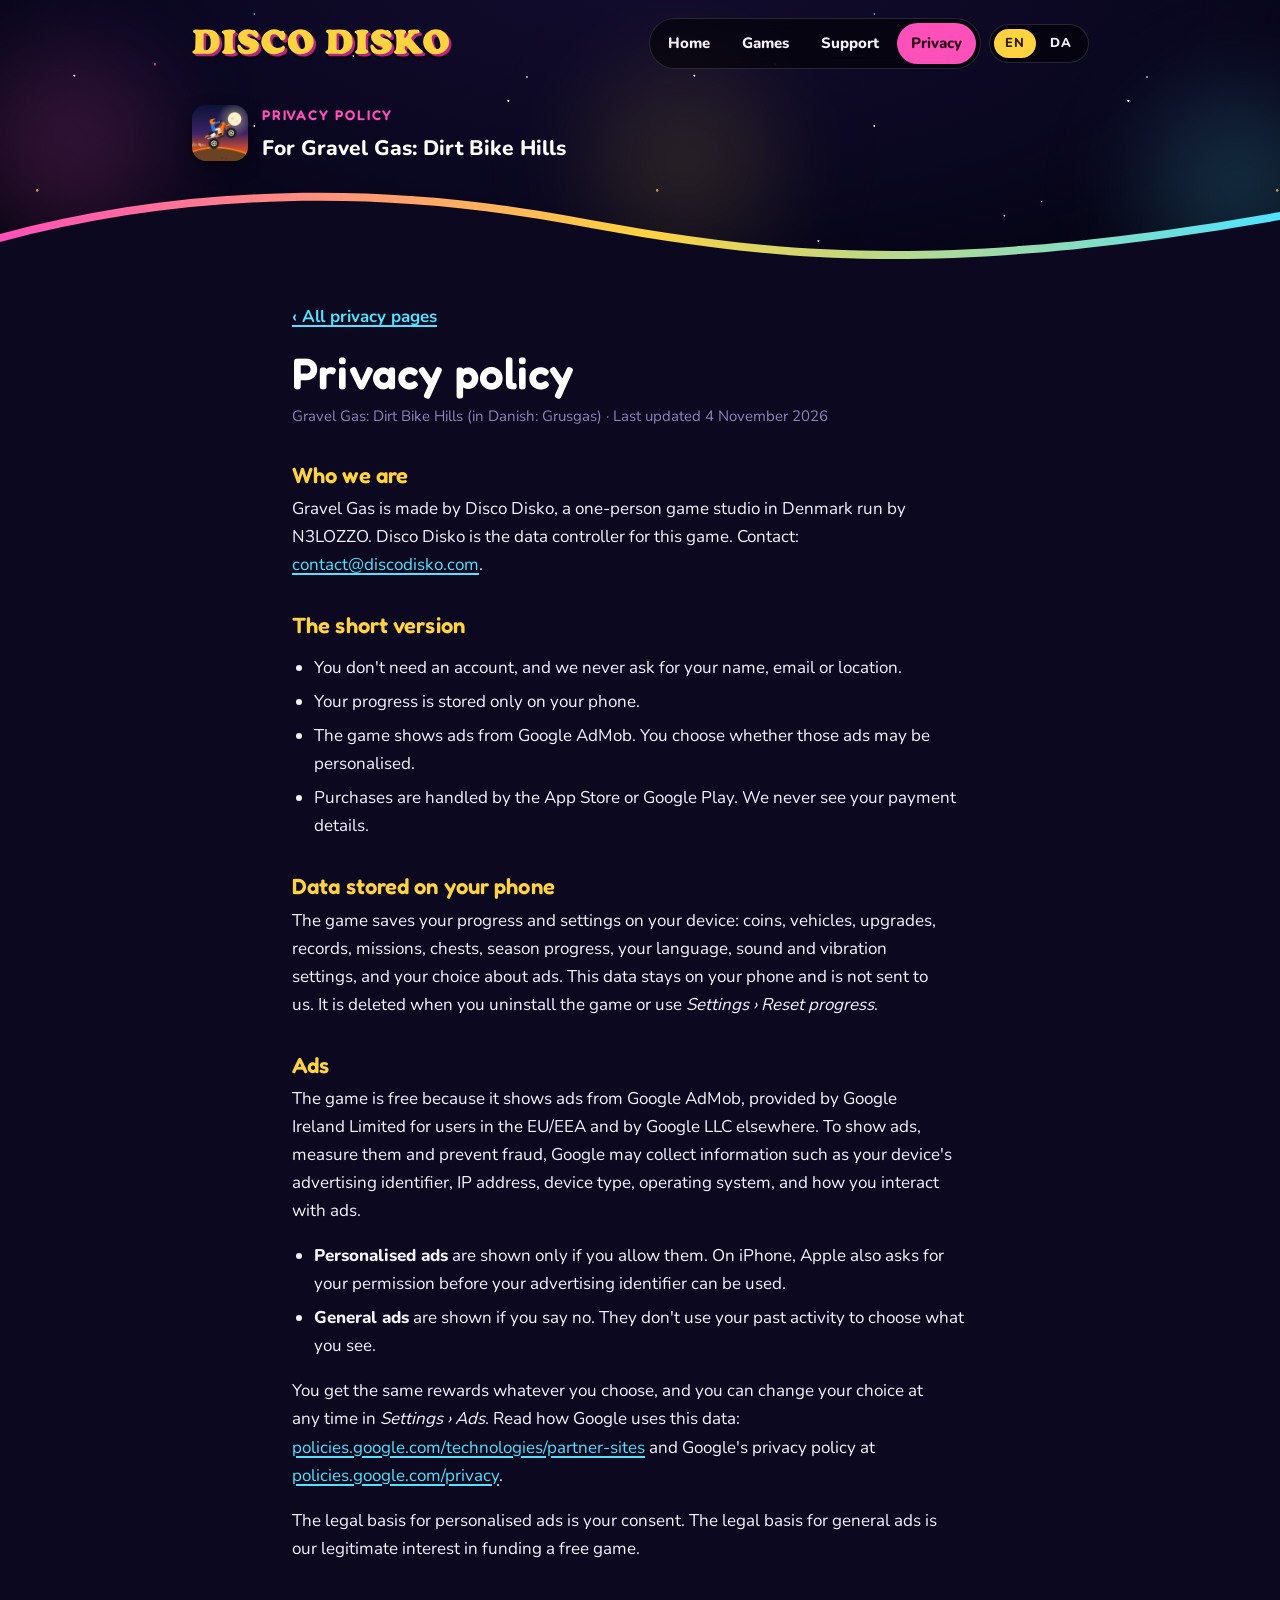
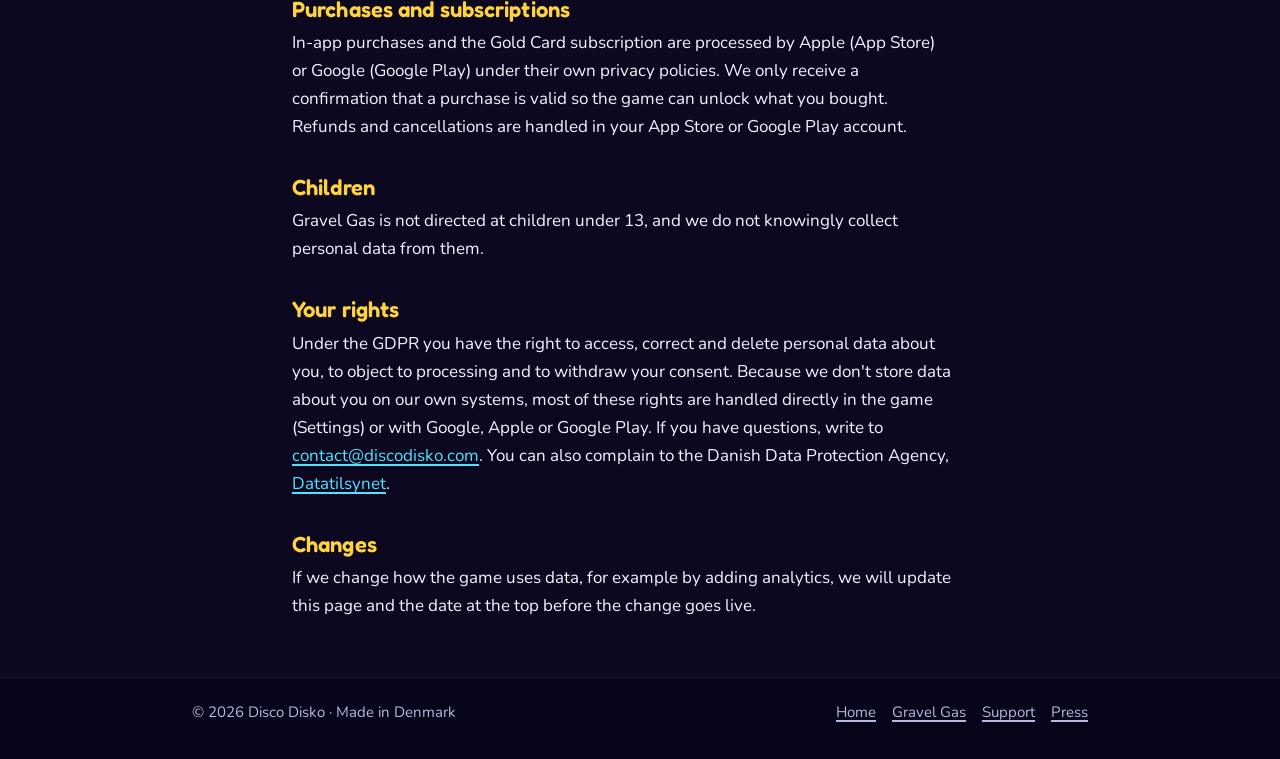
<file: gravelgas/privacy.html>
<!doctype html>
<html lang="en" class="no-js">
<head>
<meta charset="utf-8">
<meta name="viewport" content="width=device-width,initial-scale=1,viewport-fit=cover">
<title data-en="Gravel Gas Privacy Policy · Disco Disko" data-da="Privatlivspolitik for Grusgas · Disco Disko">Gravel Gas Privacy Policy · Disco Disko</title>
<meta name="description" content="Privacy policy for Gravel Gas: Dirt Bike Hills (Grusgas) by Disco Disko. In English and Danish.">
<link rel="canonical" href="https://discodisko.com/gravelgas/privacy.html">
<link rel="alternate" hreflang="en" href="https://discodisko.com/gravelgas/privacy.html">
<link rel="alternate" hreflang="da" href="https://discodisko.com/gravelgas/privacy.html?lang=da">
<link rel="alternate" hreflang="x-default" href="https://discodisko.com/gravelgas/privacy.html">
<meta name="theme-color" content="#0b0820">
<link rel="icon" href="../favicon.svg" type="image/svg+xml">
<link rel="icon" href="../favicon-32.png" sizes="32x32" type="image/png">
<link rel="apple-touch-icon" href="../apple-touch-icon.png">
<link rel="manifest" href="../site.webmanifest">
<link rel="stylesheet" href="../fonts.css?v=20261107e">
<link rel="stylesheet" href="../style.css?v=20261107e">
<script>document.documentElement.className='js'</script>
</head>
<body>
<a class="skip" href="#main">Skip to content</a>

<header class="sky">
  <div class="spots" aria-hidden="true"><i></i><i></i><i></i></div>
  <div class="top">
    <div class="wrap">
      <a class="brand" href="../"><img src="../logo.svg" alt="Disco Disko" width="729" height="78"></a>
      <div class="navs">
      <nav class="menu" aria-label="Main">
        <a href="../"><span data-lang-section="en">Home</span><span data-lang-section="da" lang="da">Forside</span></a>
        <a href="../#games"><span data-lang-section="en">Games</span><span data-lang-section="da" lang="da">Spil</span></a>
        <a href="../support/"><span data-lang-section="en">Support</span><span data-lang-section="da" lang="da">Hjælp</span></a>
        <a href="../privacy/" aria-current="page"><span data-lang-section="en">Privacy</span><span data-lang-section="da" lang="da">Privatliv</span></a>
      </nav>
      <nav class="lang" aria-label="Language"><a href="#en" data-lang="en" hreflang="en">EN</a><a href="#da" data-lang="da" hreflang="da">DA</a></nav>
      </div>
    </div>
  </div>
  <div class="wrap crumb"><img src="icon.png" alt="" width="56" height="56"><div><span class="kicker" style="margin:0"><span data-lang-section="en">Privacy policy</span><span data-lang-section="da" lang="da">Privatlivspolitik</span></span><p class="lead" style="margin:2px 0 0;font-weight:800;color:#fff"><span data-lang-section="en">For Gravel Gas: Dirt Bike Hills</span><span data-lang-section="da" lang="da">For Grusgas: Motocross på bakker</span></p></div></div>
  <svg class="hills" viewBox="0 0 1440 120" preserveAspectRatio="none" aria-hidden="true" focusable="false">
    <defs><linearGradient id="rim" x1="0" x2="1"><stop offset="0" stop-color="#ff4fb8"/><stop offset=".5" stop-color="#ffd23f"/><stop offset="1" stop-color="#4fe3ff"/></linearGradient></defs>
    <path d="M0 78C200 30 420 24 640 60S1040 118 1440 56V120H0Z" fill="url(#rim)"/>
    <path d="M0 86C200 38 420 32 640 68S1040 126 1440 64V120H0Z" fill="#0b0820"/>
  </svg>
</header>

<main id="main" class="wrap sheet" style="padding-top:28px">
  <a class="backlink" href="../privacy/"><span data-lang-section="en">‹ All privacy pages</span><span data-lang-section="da" lang="da">‹ Alle privatlivssider</span></a>
  <section id="lang-en" lang="en" data-lang-section="en">
    <h1>Privacy policy</h1>
    <p class="meta">Gravel Gas: Dirt Bike Hills (in Danish: Grusgas) · Last updated 4 November 2026</p>

    <h2>Who we are</h2>
    <p>Gravel Gas is made by Disco Disko, a one-person game studio in Denmark run by N3LOZZO. Disco Disko is the data controller for this game. Contact: <a href="mailto:contact@discodisko.com">contact@discodisko.com</a>.</p>

    <h2>The short version</h2>
    <ul>
      <li>You don't need an account, and we never ask for your name, email or location.</li>
      <li>Your progress is stored only on your phone.</li>
      <li>The game shows ads from Google AdMob. You choose whether those ads may be personalised.</li>
      <li>Purchases are handled by the App Store or Google Play. We never see your payment details.</li>
    </ul>

    <h2>Data stored on your phone</h2>
    <p>The game saves your progress and settings on your device: coins, vehicles, upgrades, records, missions, chests, season progress, your language, sound and vibration settings, and your choice about ads. This data stays on your phone and is not sent to us. It is deleted when you uninstall the game or use <i>Settings › Reset progress</i>.</p>

    <h2>Ads</h2>
    <p>The game is free because it shows ads from Google AdMob, provided by Google Ireland Limited for users in the EU/EEA and by Google LLC elsewhere. To show ads, measure them and prevent fraud, Google may collect information such as your device's advertising identifier, IP address, device type, operating system, and how you interact with ads.</p>
    <ul>
      <li><b>Personalised ads</b> are shown only if you allow them. On iPhone, Apple also asks for your permission before your advertising identifier can be used.</li>
      <li><b>General ads</b> are shown if you say no. They don't use your past activity to choose what you see.</li>
    </ul>
    <p>You get the same rewards whatever you choose, and you can change your choice at any time in <i>Settings › Ads</i>. Read how Google uses this data: <a href="https://policies.google.com/technologies/partner-sites" rel="noopener">policies.google.com/technologies/partner-sites</a> and Google's privacy policy at <a href="https://policies.google.com/privacy" rel="noopener">policies.google.com/privacy</a>.</p>
    <p>The legal basis for personalised ads is your consent. The legal basis for general ads is our legitimate interest in funding a free game.</p>

    <h2>Purchases and subscriptions</h2>
    <p>In-app purchases and the Gold Card subscription are processed by Apple (App Store) or Google (Google Play) under their own privacy policies. We only receive a confirmation that a purchase is valid so the game can unlock what you bought. Refunds and cancellations are handled in your App Store or Google Play account.</p>

    <h2>Children</h2>
    <p>Gravel Gas is not directed at children under 13, and we do not knowingly collect personal data from them.</p>

    <h2>Your rights</h2>
    <p>Under the GDPR you have the right to access, correct and delete personal data about you, to object to processing and to withdraw your consent. Because we don't store data about you on our own systems, most of these rights are handled directly in the game (Settings) or with Google, Apple or Google Play. If you have questions, write to <a href="mailto:contact@discodisko.com">contact@discodisko.com</a>. You can also complain to the Danish Data Protection Agency, <a href="https://www.datatilsynet.dk" rel="noopener">Datatilsynet</a>.</p>

    <h2>Changes</h2>
    <p>If we change how the game uses data, for example by adding analytics, we will update this page and the date at the top before the change goes live.</p>
  </section>

  <hr class="langdiv">

  <section id="lang-da" lang="da" data-lang-section="da">
    <h1>Privatlivspolitik</h1>
    <p class="meta">Grusgas: Motocross på bakker (på engelsk: Gravel Gas) · Senest opdateret 4. november 2026</p>

    <h2>Hvem vi er</h2>
    <p>Grusgas er lavet af Disco Disko, et enkeltmands-spilstudie i Danmark, drevet af N3LOZZO. Disco Disko er dataansvarlig for spillet. Kontakt: <a href="mailto:contact@discodisko.com">contact@discodisko.com</a>.</p>

    <h2>Kort fortalt</h2>
    <ul>
      <li>Du skal ikke oprette en konto, og vi spørger aldrig om navn, e-mail eller placering.</li>
      <li>Din fremgang gemmes kun på din telefon.</li>
      <li>Spillet viser reklamer fra Google AdMob. Du vælger selv, om de må være tilpassede.</li>
      <li>Køb håndteres af App Store eller Google Play. Vi ser aldrig dine betalingsoplysninger.</li>
    </ul>

    <h2>Data på din telefon</h2>
    <p>Spillet gemmer din fremgang og dine indstillinger på din enhed: mønter, køretøjer, opgraderinger, rekorder, opgaver, kister, sæsonfremgang, sprog, lyd- og vibrationsindstillinger og dit valg om reklamer. Data bliver på telefonen og sendes ikke til os. De slettes, når du afinstallerer spillet eller bruger <i>Indstillinger › Nulstil fremgang</i>.</p>

    <h2>Reklamer</h2>
    <p>Spillet er gratis, fordi det viser reklamer fra Google AdMob, som leveres af Google Ireland Limited i EU/EØS og af Google LLC i resten af verden. For at vise og måle reklamer og forhindre snyd kan Google indsamle oplysninger som enhedens reklame-id, IP-adresse, enhedstype, styresystem, og hvordan du bruger reklamerne.</p>
    <ul>
      <li><b>Tilpassede reklamer</b> vises kun, hvis du siger ja. På iPhone spørger Apple dig også, før dit reklame-id må bruges.</li>
      <li><b>Generelle reklamer</b> vises, hvis du siger nej. De bruger ikke din tidligere aktivitet til at vælge reklamer.</li>
    </ul>
    <p>Du får de samme belønninger uanset valg, og du kan altid ændre det under <i>Indstillinger › Reklamer</i>. Læs, hvordan Google bruger data: <a href="https://policies.google.com/technologies/partner-sites?hl=da" rel="noopener">policies.google.com/technologies/partner-sites</a> og Googles privatlivspolitik på <a href="https://policies.google.com/privacy?hl=da" rel="noopener">policies.google.com/privacy</a>.</p>
    <p>Retsgrundlaget for tilpassede reklamer er dit samtykke. Retsgrundlaget for generelle reklamer er vores legitime interesse i at kunne tilbyde spillet gratis.</p>

    <h2>Køb og abonnementer</h2>
    <p>Køb i appen og abonnementet Guld-kort behandles af Apple (App Store) eller Google (Google Play) efter deres egne privatlivspolitikker. Vi modtager kun en bekræftelse på, at et køb er gyldigt, så spillet kan låse op for det, du har købt. Refusion og opsigelse sker i din App Store- eller Google Play-konto.</p>

    <h2>Børn</h2>
    <p>Grusgas er ikke rettet mod børn under 13 år, og vi indsamler ikke bevidst personoplysninger om dem.</p>

    <h2>Dine rettigheder</h2>
    <p>Efter GDPR har du ret til indsigt, berigtigelse og sletning af personoplysninger om dig, til at gøre indsigelse og til at trække dit samtykke tilbage. Da vi ikke gemmer data om dig i vores egne systemer, klares det meste direkte i spillet (Indstillinger) eller hos Google, Apple eller Google Play. Har du spørgsmål, så skriv til <a href="mailto:contact@discodisko.com">contact@discodisko.com</a>. Du kan også klage til <a href="https://www.datatilsynet.dk" rel="noopener">Datatilsynet</a>.</p>

    <h2>Ændringer</h2>
    <p>Ændrer vi, hvordan spillet bruger data, fx ved at tilføje målinger af brug, opdaterer vi denne side og datoen øverst, før ændringen træder i kraft.</p>
  </section>
</main>

<footer>
  <div class="wrap">
    <span>© 2026 Disco Disko · <span data-lang-section="en">Made in Denmark</span><span data-lang-section="da" lang="da">Lavet i Danmark</span></span>
    <nav aria-label="Footer"><a href="../"><span data-lang-section="en">Home</span><span data-lang-section="da" lang="da">Forside</span></a><a href="./">Gravel Gas</a><a href="../support/"><span data-lang-section="en">Support</span><span data-lang-section="da" lang="da">Hjælp</span></a><a href="../press/"><span data-lang-section="en">Press</span><span data-lang-section="da" lang="da">Presse</span></a></nav>
  </div>
</footer>
<script src="../site.js?v=20261107e"></script>
</body>
</html>
</file>
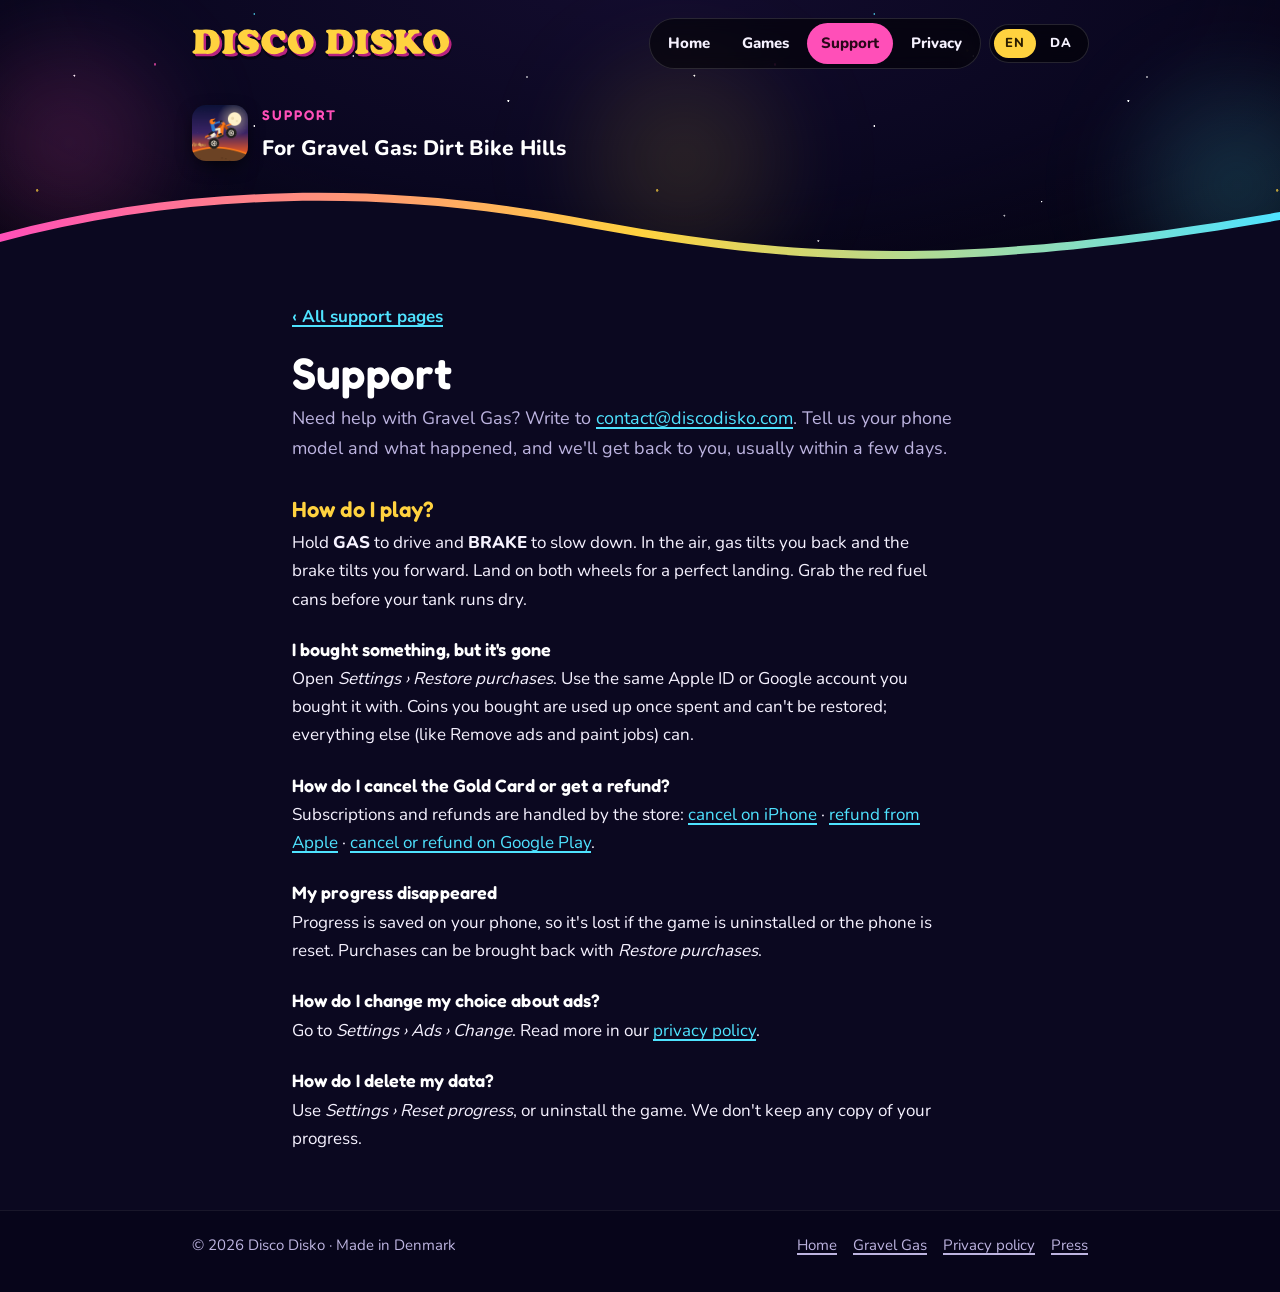
<file: gravelgas/support.html>
<!doctype html>
<html lang="en" class="no-js">
<head>
<meta charset="utf-8">
<meta name="viewport" content="width=device-width,initial-scale=1,viewport-fit=cover">
<title data-en="Gravel Gas Support · Disco Disko" data-da="Hjælp til Grusgas · Disco Disko">Gravel Gas Support · Disco Disko</title>
<meta name="description" content="Help and contact for Gravel Gas: Dirt Bike Hills (Grusgas) by Disco Disko. In English and Danish.">
<link rel="canonical" href="https://discodisko.com/gravelgas/support.html">
<link rel="alternate" hreflang="en" href="https://discodisko.com/gravelgas/support.html">
<link rel="alternate" hreflang="da" href="https://discodisko.com/gravelgas/support.html?lang=da">
<link rel="alternate" hreflang="x-default" href="https://discodisko.com/gravelgas/support.html">
<meta name="theme-color" content="#0b0820">
<link rel="icon" href="../favicon.svg" type="image/svg+xml">
<link rel="icon" href="../favicon-32.png" sizes="32x32" type="image/png">
<link rel="apple-touch-icon" href="../apple-touch-icon.png">
<link rel="manifest" href="../site.webmanifest">
<link rel="stylesheet" href="../fonts.css?v=20261107e">
<link rel="stylesheet" href="../style.css?v=20261107e">
<script>document.documentElement.className='js'</script>
</head>
<body>
<a class="skip" href="#main">Skip to content</a>

<header class="sky">
  <div class="spots" aria-hidden="true"><i></i><i></i><i></i></div>
  <div class="top">
    <div class="wrap">
      <a class="brand" href="../"><img src="../logo.svg" alt="Disco Disko" width="729" height="78"></a>
      <div class="navs">
      <nav class="menu" aria-label="Main">
        <a href="../"><span data-lang-section="en">Home</span><span data-lang-section="da" lang="da">Forside</span></a>
        <a href="../#games"><span data-lang-section="en">Games</span><span data-lang-section="da" lang="da">Spil</span></a>
        <a href="../support/" aria-current="page"><span data-lang-section="en">Support</span><span data-lang-section="da" lang="da">Hjælp</span></a>
        <a href="../privacy/"><span data-lang-section="en">Privacy</span><span data-lang-section="da" lang="da">Privatliv</span></a>
      </nav>
      <nav class="lang" aria-label="Language"><a href="#en" data-lang="en" hreflang="en">EN</a><a href="#da" data-lang="da" hreflang="da">DA</a></nav>
      </div>
    </div>
  </div>
  <div class="wrap crumb"><img src="icon.png" alt="" width="56" height="56"><div><span class="kicker" style="margin:0"><span data-lang-section="en">Support</span><span data-lang-section="da" lang="da">Hjælp</span></span><p class="lead" style="margin:2px 0 0;font-weight:800;color:#fff"><span data-lang-section="en">For Gravel Gas: Dirt Bike Hills</span><span data-lang-section="da" lang="da">For Grusgas: Motocross på bakker</span></p></div></div>
  <svg class="hills" viewBox="0 0 1440 120" preserveAspectRatio="none" aria-hidden="true" focusable="false">
    <defs><linearGradient id="rim" x1="0" x2="1"><stop offset="0" stop-color="#ff4fb8"/><stop offset=".5" stop-color="#ffd23f"/><stop offset="1" stop-color="#4fe3ff"/></linearGradient></defs>
    <path d="M0 78C200 30 420 24 640 60S1040 118 1440 56V120H0Z" fill="url(#rim)"/>
    <path d="M0 86C200 38 420 32 640 68S1040 126 1440 64V120H0Z" fill="#0b0820"/>
  </svg>
</header>

<main id="main" class="wrap sheet" style="padding-top:28px">
  <a class="backlink" href="../support/"><span data-lang-section="en">‹ All support pages</span><span data-lang-section="da" lang="da">‹ Alle hjælpesider</span></a>
  <section id="lang-en" lang="en" data-lang-section="en">
    <h1>Support</h1>
    <p class="intro">Need help with Gravel Gas? Write to <a href="mailto:contact@discodisko.com">contact@discodisko.com</a>. Tell us your phone model and what happened, and we'll get back to you, usually within a few days.</p>

    <h2>How do I play?</h2>
    <p>Hold <b>GAS</b> to drive and <b>BRAKE</b> to slow down. In the air, gas tilts you back and the brake tilts you forward. Land on both wheels for a perfect landing. Grab the red fuel cans before your tank runs dry.</p>

    <h3>I bought something, but it's gone</h3>
    <p>Open <i>Settings › Restore purchases</i>. Use the same Apple ID or Google account you bought it with. Coins you bought are used up once spent and can't be restored; everything else (like Remove ads and paint jobs) can.</p>

    <h3>How do I cancel the Gold Card or get a refund?</h3>
    <p>Subscriptions and refunds are handled by the store: <a href="https://support.apple.com/en-us/118428" rel="noopener">cancel on iPhone</a> · <a href="https://reportaproblem.apple.com" rel="noopener">refund from Apple</a> · <a href="https://support.google.com/googleplay/answer/7018481" rel="noopener">cancel or refund on Google Play</a>.</p>

    <h3>My progress disappeared</h3>
    <p>Progress is saved on your phone, so it's lost if the game is uninstalled or the phone is reset. Purchases can be brought back with <i>Restore purchases</i>.</p>

    <h3>How do I change my choice about ads?</h3>
    <p>Go to <i>Settings › Ads › Change</i>. Read more in our <a href="privacy.html#en">privacy policy</a>.</p>

    <h3>How do I delete my data?</h3>
    <p>Use <i>Settings › Reset progress</i>, or uninstall the game. We don't keep any copy of your progress.</p>
  </section>

  <hr class="langdiv">

  <section id="lang-da" lang="da" data-lang-section="da">
    <h1>Hjælp</h1>
    <p class="intro">Har du brug for hjælp til Grusgas? Skriv til <a href="mailto:contact@discodisko.com">contact@discodisko.com</a>. Fortæl os, hvilken telefon du har, og hvad der skete, så vender vi tilbage, typisk inden for et par dage.</p>

    <h2>Hvordan spiller man?</h2>
    <p>Hold <b>GAS</b> for at køre og <b>BREMS</b> for at sætte farten ned. I luften vipper gas dig bagover og bremsen forover. Land på begge hjul for en perfekt landing. Saml de røde dunke, før tanken løber tør.</p>

    <h3>Jeg har købt noget, men det er væk</h3>
    <p>Åbn <i>Indstillinger › Gendan køb</i>. Brug det samme Apple-id eller Google-konto, som du købte med. Købte mønter er brugt, når de er brugt, og kan ikke gendannes. Alt andet, fx Fjern reklamer og lak, kan.</p>

    <h3>Hvordan opsiger jeg Guld-kort eller får pengene tilbage?</h3>
    <p>Abonnementer og refusion håndteres af butikken: <a href="https://support.apple.com/da-dk/118428" rel="noopener">opsig på iPhone</a> · <a href="https://reportaproblem.apple.com" rel="noopener">refusion fra Apple</a> · <a href="https://support.google.com/googleplay/answer/7018481?hl=da" rel="noopener">opsig eller få refusion på Google Play</a>.</p>

    <h3>Min fremgang er forsvundet</h3>
    <p>Fremgangen gemmes på din telefon, så den forsvinder, hvis spillet afinstalleres eller telefonen nulstilles. Køb kan hentes tilbage med <i>Gendan køb</i>.</p>

    <h3>Hvordan ændrer jeg mit valg om reklamer?</h3>
    <p>Gå til <i>Indstillinger › Reklamer › Skift valg</i>. Læs mere i vores <a href="privacy.html#da">privatlivspolitik</a>.</p>

    <h3>Hvordan sletter jeg mine data?</h3>
    <p>Brug <i>Indstillinger › Nulstil fremgang</i>, eller afinstaller spillet. Vi gemmer ingen kopi af din fremgang.</p>
  </section>
</main>

<footer>
  <div class="wrap">
    <span>© 2026 Disco Disko · <span data-lang-section="en">Made in Denmark</span><span data-lang-section="da" lang="da">Lavet i Danmark</span></span>
    <nav aria-label="Footer"><a href="../"><span data-lang-section="en">Home</span><span data-lang-section="da" lang="da">Forside</span></a><a href="./">Gravel Gas</a><a href="../privacy/"><span data-lang-section="en">Privacy policy</span><span data-lang-section="da" lang="da">Privatlivspolitik</span></a><a href="../press/"><span data-lang-section="en">Press</span><span data-lang-section="da" lang="da">Presse</span></a></nav>
  </div>
</footer>
<script src="../site.js?v=20261107e"></script>
</body>
</html>
</file>
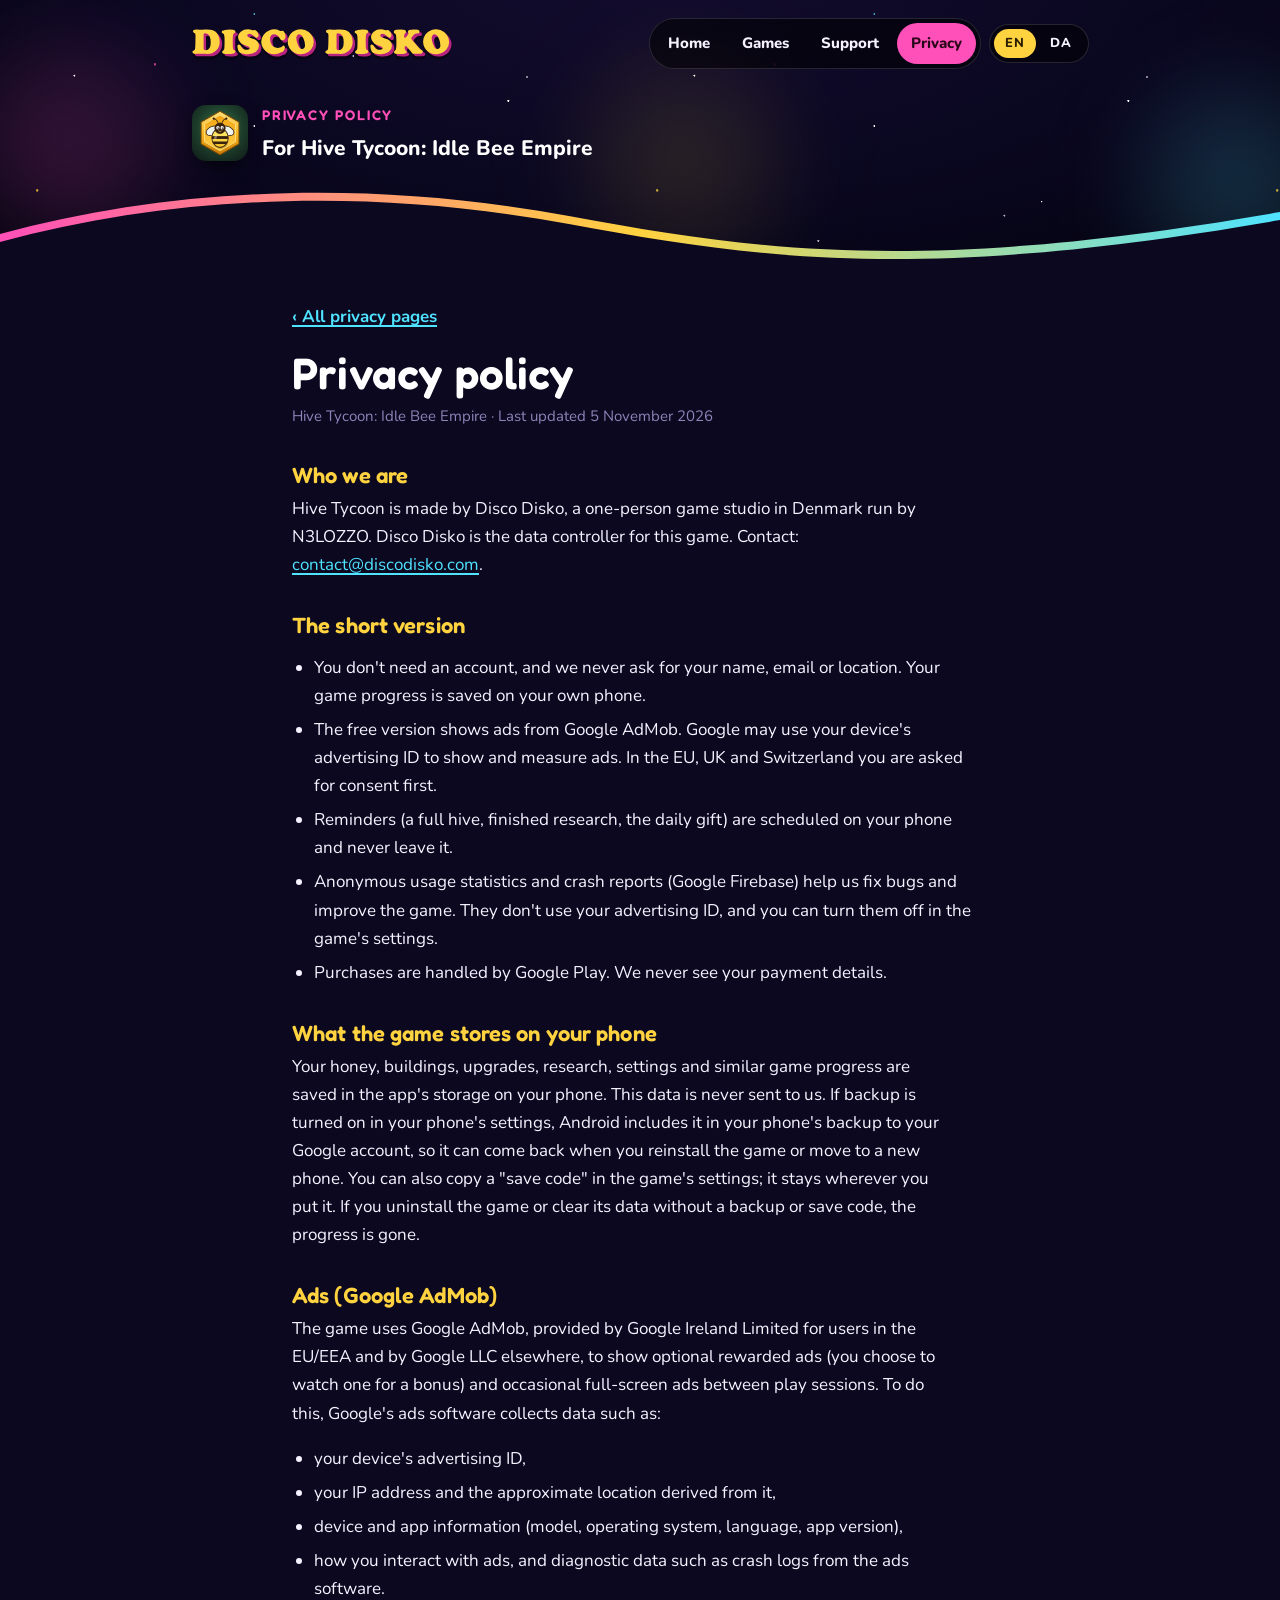
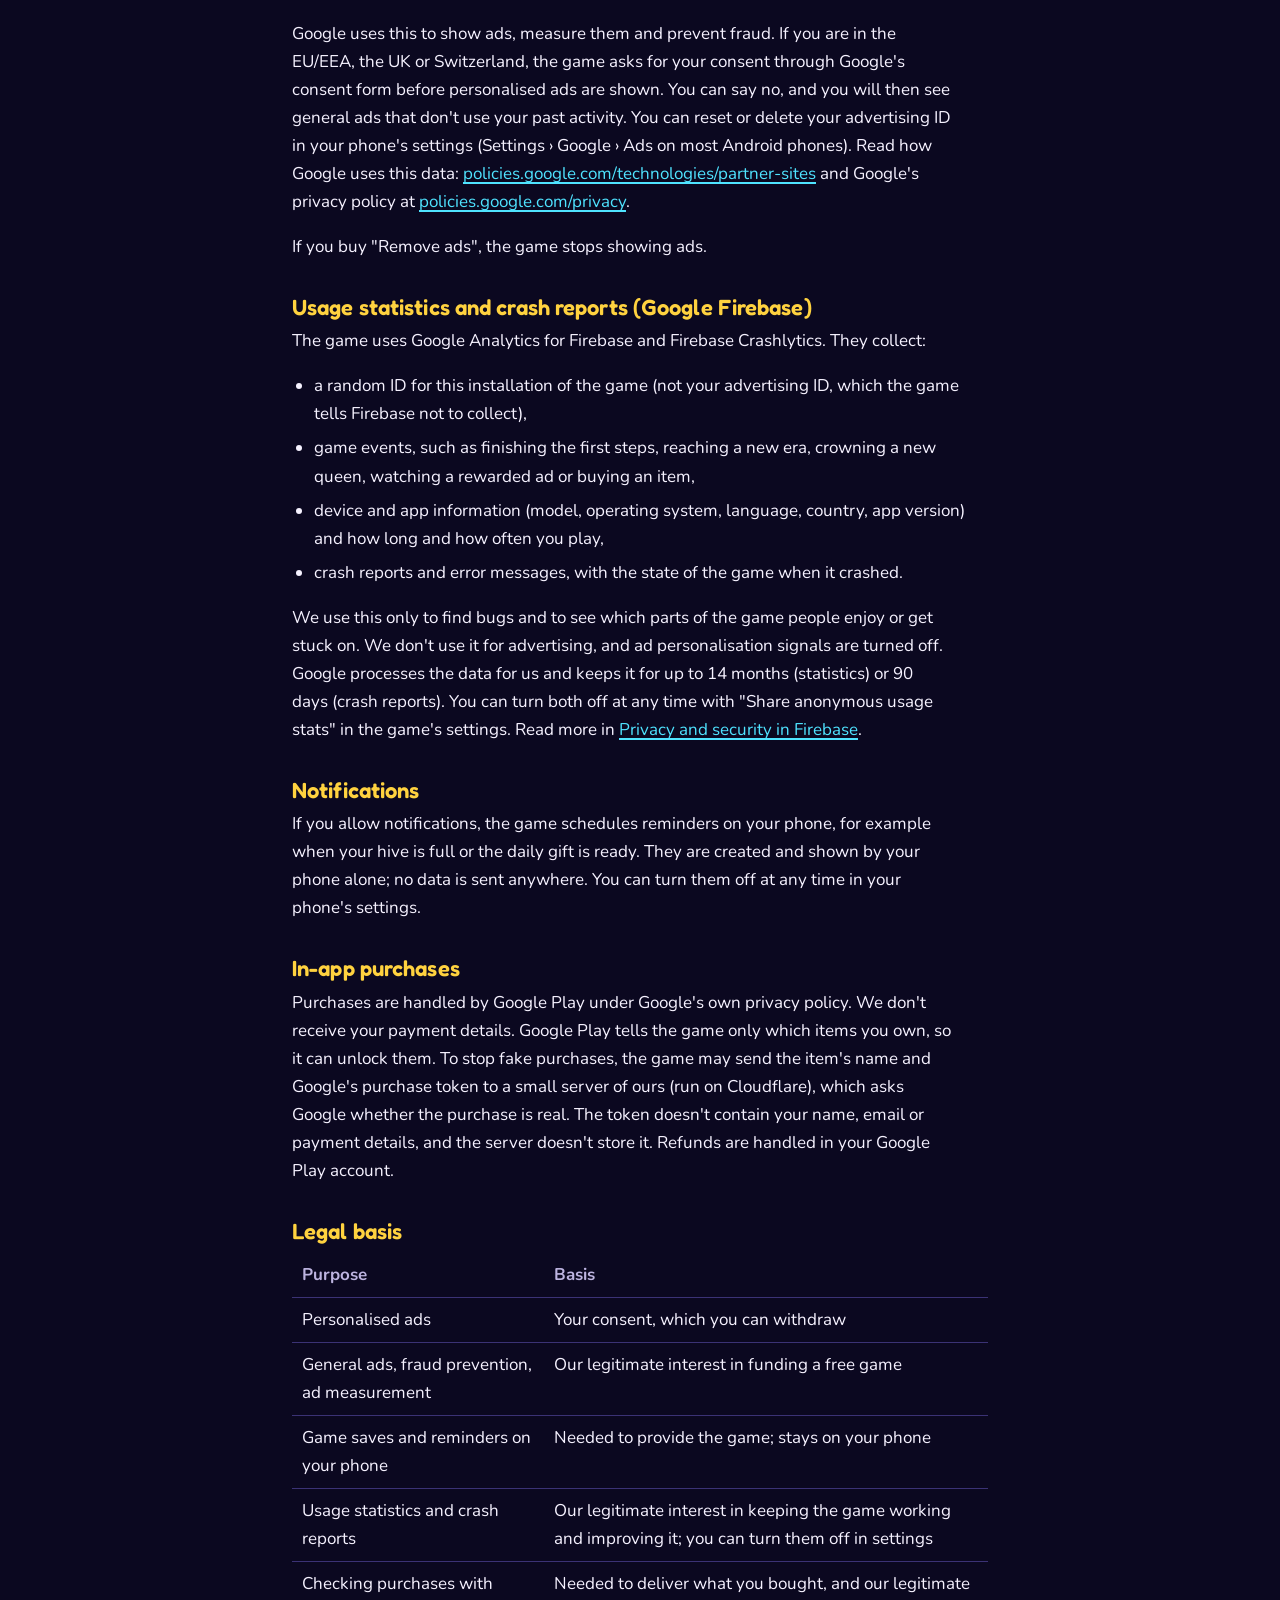
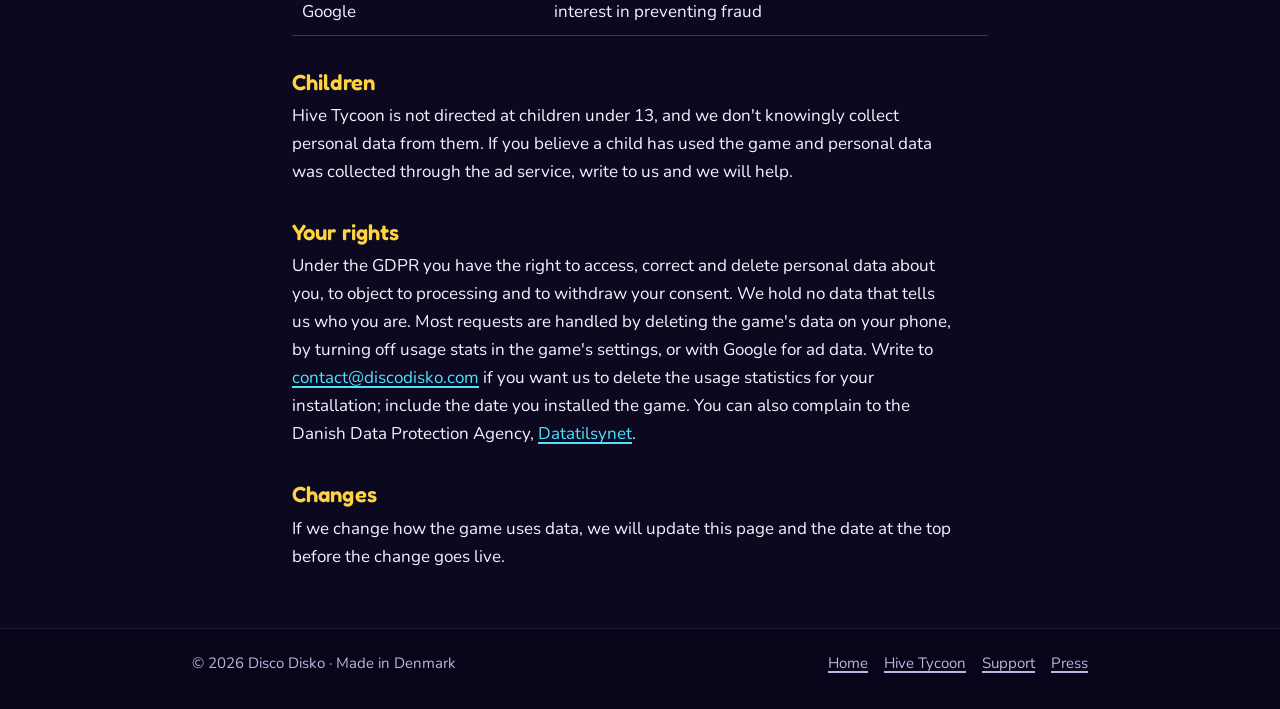
<file: hivetycoon/privacy.html>
<!doctype html>
<html lang="en" class="no-js">
<head>
<meta charset="utf-8">
<meta name="viewport" content="width=device-width,initial-scale=1,viewport-fit=cover">
<title data-en="Hive Tycoon Privacy Policy · Disco Disko" data-da="Privatlivspolitik for Hive Tycoon · Disco Disko">Hive Tycoon Privacy Policy · Disco Disko</title>
<meta name="description" content="Privacy policy for Hive Tycoon: Idle Bee Empire by Disco Disko. In English and Danish.">
<link rel="canonical" href="https://discodisko.com/hivetycoon/privacy.html">
<link rel="alternate" hreflang="en" href="https://discodisko.com/hivetycoon/privacy.html">
<link rel="alternate" hreflang="da" href="https://discodisko.com/hivetycoon/privacy.html?lang=da">
<link rel="alternate" hreflang="x-default" href="https://discodisko.com/hivetycoon/privacy.html">
<meta name="theme-color" content="#0b0820">
<link rel="icon" href="../favicon.svg" type="image/svg+xml">
<link rel="icon" href="../favicon-32.png" sizes="32x32" type="image/png">
<link rel="apple-touch-icon" href="../apple-touch-icon.png">
<link rel="manifest" href="../site.webmanifest">
<link rel="stylesheet" href="../fonts.css?v=20261107e">
<link rel="stylesheet" href="../style.css?v=20261107e">
<style>.sheet table{border-collapse:collapse;width:100%;margin:10px 0 4px}.sheet th,.sheet td{text-align:left;vertical-align:top;padding:8px 10px;border-bottom:1px solid var(--line)}.sheet th{color:var(--muted)}</style>
<script>document.documentElement.className='js'</script>
</head>
<body>
<a class="skip" href="#main"><span data-lang-section="en">Skip to content</span><span data-lang-section="da" lang="da">Spring til indhold</span></a>

<header class="sky">
  <div class="spots" aria-hidden="true"><i></i><i></i><i></i></div>
  <div class="top">
    <div class="wrap">
      <a class="brand" href="../"><img src="../logo.svg" alt="Disco Disko" width="729" height="78"></a>
      <div class="navs">
      <nav class="menu" aria-label="Main">
        <a href="../"><span data-lang-section="en">Home</span><span data-lang-section="da" lang="da">Forside</span></a>
        <a href="../#games"><span data-lang-section="en">Games</span><span data-lang-section="da" lang="da">Spil</span></a>
        <a href="../support/"><span data-lang-section="en">Support</span><span data-lang-section="da" lang="da">Hjælp</span></a>
        <a href="../privacy/" aria-current="page"><span data-lang-section="en">Privacy</span><span data-lang-section="da" lang="da">Privatliv</span></a>
      </nav>
      <nav class="lang" aria-label="Language"><a href="#en" data-lang="en" hreflang="en">EN</a><a href="#da" data-lang="da" hreflang="da">DA</a></nav>
      </div>
    </div>
  </div>
  <div class="wrap crumb"><img src="icon.png" alt="" width="56" height="56"><div><span class="kicker" style="margin:0"><span data-lang-section="en">Privacy policy</span><span data-lang-section="da" lang="da">Privatlivspolitik</span></span><p class="lead" style="margin:2px 0 0;font-weight:800;color:#fff"><span data-lang-section="en">For Hive Tycoon: Idle Bee Empire</span><span data-lang-section="da" lang="da">For Hive Tycoon: Bi-imperiet</span></p></div></div>
  <svg class="hills" viewBox="0 0 1440 120" preserveAspectRatio="none" aria-hidden="true" focusable="false">
    <defs><linearGradient id="rim" x1="0" x2="1"><stop offset="0" stop-color="#ff4fb8"/><stop offset=".5" stop-color="#ffd23f"/><stop offset="1" stop-color="#4fe3ff"/></linearGradient></defs>
    <path d="M0 78C200 30 420 24 640 60S1040 118 1440 56V120H0Z" fill="url(#rim)"/>
    <path d="M0 86C200 38 420 32 640 68S1040 126 1440 64V120H0Z" fill="#0b0820"/>
  </svg>
</header>

<main id="main" class="wrap sheet" style="padding-top:28px">
  <a class="backlink" href="../privacy/"><span data-lang-section="en">‹ All privacy pages</span><span data-lang-section="da" lang="da">‹ Alle privatlivssider</span></a>
  <section id="lang-en" lang="en" data-lang-section="en">
    <h1>Privacy policy</h1>
    <p class="meta">Hive Tycoon: Idle Bee Empire · Last updated 5 November 2026</p>

    <h2>Who we are</h2>
    <p>Hive Tycoon is made by Disco Disko, a one-person game studio in Denmark run by N3LOZZO. Disco Disko is the data controller for this game. Contact: <a href="mailto:contact@discodisko.com">contact@discodisko.com</a>.</p>

    <h2>The short version</h2>
    <ul>
      <li>You don't need an account, and we never ask for your name, email or location. Your game progress is saved on your own phone.</li>
      <li>The free version shows ads from Google AdMob. Google may use your device's advertising ID to show and measure ads. In the EU, UK and Switzerland you are asked for consent first.</li>
      <li>Reminders (a full hive, finished research, the daily gift) are scheduled on your phone and never leave it.</li>
      <li>Anonymous usage statistics and crash reports (Google Firebase) help us fix bugs and improve the game. They don't use your advertising ID, and you can turn them off in the game's settings.</li>
      <li>Purchases are handled by Google Play. We never see your payment details.</li>
    </ul>

    <h2>What the game stores on your phone</h2>
    <p>Your honey, buildings, upgrades, research, settings and similar game progress are saved in the app's storage on your phone. This data is never sent to us. If backup is turned on in your phone's settings, Android includes it in your phone's backup to your Google account, so it can come back when you reinstall the game or move to a new phone. You can also copy a "save code" in the game's settings; it stays wherever you put it. If you uninstall the game or clear its data without a backup or save code, the progress is gone.</p>

    <h2>Ads (Google AdMob)</h2>
    <p>The game uses Google AdMob, provided by Google Ireland Limited for users in the EU/EEA and by Google LLC elsewhere, to show optional rewarded ads (you choose to watch one for a bonus) and occasional full-screen ads between play sessions. To do this, Google's ads software collects data such as:</p>
    <ul>
      <li>your device's advertising ID,</li>
      <li>your IP address and the approximate location derived from it,</li>
      <li>device and app information (model, operating system, language, app version),</li>
      <li>how you interact with ads, and diagnostic data such as crash logs from the ads software.</li>
    </ul>
    <p>Google uses this to show ads, measure them and prevent fraud. If you are in the EU/EEA, the UK or Switzerland, the game asks for your consent through Google's consent form before personalised ads are shown. You can say no, and you will then see general ads that don't use your past activity. You can reset or delete your advertising ID in your phone's settings (Settings › Google › Ads on most Android phones). Read how Google uses this data: <a href="https://policies.google.com/technologies/partner-sites" rel="noopener">policies.google.com/technologies/partner-sites</a> and Google's privacy policy at <a href="https://policies.google.com/privacy" rel="noopener">policies.google.com/privacy</a>.</p>
    <p>If you buy "Remove ads", the game stops showing ads.</p>

    <h2>Usage statistics and crash reports (Google Firebase)</h2>
    <p>The game uses Google Analytics for Firebase and Firebase Crashlytics. They collect:</p>
    <ul>
      <li>a random ID for this installation of the game (not your advertising ID, which the game tells Firebase not to collect),</li>
      <li>game events, such as finishing the first steps, reaching a new era, crowning a new queen, watching a rewarded ad or buying an item,</li>
      <li>device and app information (model, operating system, language, country, app version) and how long and how often you play,</li>
      <li>crash reports and error messages, with the state of the game when it crashed.</li>
    </ul>
    <p>We use this only to find bugs and to see which parts of the game people enjoy or get stuck on. We don't use it for advertising, and ad personalisation signals are turned off. Google processes the data for us and keeps it for up to 14 months (statistics) or 90 days (crash reports). You can turn both off at any time with "Share anonymous usage stats" in the game's settings. Read more in <a href="https://firebase.google.com/support/privacy" rel="noopener">Privacy and security in Firebase</a>.</p>

    <h2>Notifications</h2>
    <p>If you allow notifications, the game schedules reminders on your phone, for example when your hive is full or the daily gift is ready. They are created and shown by your phone alone; no data is sent anywhere. You can turn them off at any time in your phone's settings.</p>

    <h2>In-app purchases</h2>
    <p>Purchases are handled by Google Play under Google's own privacy policy. We don't receive your payment details. Google Play tells the game only which items you own, so it can unlock them. To stop fake purchases, the game may send the item's name and Google's purchase token to a small server of ours (run on Cloudflare), which asks Google whether the purchase is real. The token doesn't contain your name, email or payment details, and the server doesn't store it. Refunds are handled in your Google Play account.</p>

    <h2>Legal basis</h2>
    <table>
      <tr><th>Purpose</th><th>Basis</th></tr>
      <tr><td>Personalised ads</td><td>Your consent, which you can withdraw</td></tr>
      <tr><td>General ads, fraud prevention, ad measurement</td><td>Our legitimate interest in funding a free game</td></tr>
      <tr><td>Game saves and reminders on your phone</td><td>Needed to provide the game; stays on your phone</td></tr>
      <tr><td>Usage statistics and crash reports</td><td>Our legitimate interest in keeping the game working and improving it; you can turn them off in settings</td></tr>
      <tr><td>Checking purchases with Google</td><td>Needed to deliver what you bought, and our legitimate interest in preventing fraud</td></tr>
    </table>

    <h2>Children</h2>
    <p>Hive Tycoon is not directed at children under 13, and we don't knowingly collect personal data from them. If you believe a child has used the game and personal data was collected through the ad service, write to us and we will help.</p>

    <h2>Your rights</h2>
    <p>Under the GDPR you have the right to access, correct and delete personal data about you, to object to processing and to withdraw your consent. We hold no data that tells us who you are. Most requests are handled by deleting the game's data on your phone, by turning off usage stats in the game's settings, or with Google for ad data. Write to <a href="mailto:contact@discodisko.com">contact@discodisko.com</a> if you want us to delete the usage statistics for your installation; include the date you installed the game. You can also complain to the Danish Data Protection Agency, <a href="https://www.datatilsynet.dk" rel="noopener">Datatilsynet</a>.</p>

    <h2>Changes</h2>
    <p>If we change how the game uses data, we will update this page and the date at the top before the change goes live.</p>
  </section>

  <hr class="langdiv">

  <section id="lang-da" lang="da" data-lang-section="da">
    <h1>Privatlivspolitik</h1>
    <p class="meta">Hive Tycoon: Bi-imperiet · Senest opdateret 5. november 2026</p>

    <h2>Hvem vi er</h2>
    <p>Hive Tycoon er lavet af Disco Disko, et enkeltmands-spilstudie i Danmark, drevet af N3LOZZO. Disco Disko er dataansvarlig for spillet. Kontakt: <a href="mailto:contact@discodisko.com">contact@discodisko.com</a>.</p>

    <h2>Kort fortalt</h2>
    <ul>
      <li>Du skal ikke oprette en konto, og vi spørger aldrig om navn, e-mail eller placering. Din fremgang gemmes på din egen telefon.</li>
      <li>Den gratis udgave viser reklamer fra Google AdMob. Google kan bruge enhedens reklame-id til at vise og måle reklamer. I EU, Storbritannien og Schweiz bliver du spurgt om samtykke først.</li>
      <li>Påmindelser (fuld bikube, færdig forskning, den daglige gave) planlægges på din telefon og forlader den aldrig.</li>
      <li>Anonym brugsstatistik og fejlrapporter (Google Firebase) hjælper os med at rette fejl og gøre spillet bedre. De bruger ikke dit reklame-id, og du kan slå dem fra i spillets indstillinger.</li>
      <li>Køb håndteres af Google Play. Vi ser aldrig dine betalingsoplysninger.</li>
    </ul>

    <h2>Hvad spillet gemmer på din telefon</h2>
    <p>Din honning, dine bygninger, opgraderinger, forskning, indstillinger og lignende fremgang gemmes i appens lager på din telefon. Data sendes aldrig til os. Er sikkerhedskopi slået til i telefonens indstillinger, tager Android dem med i telefonens sikkerhedskopi til din Google-konto, så de kan komme tilbage, når du geninstallerer spillet eller skifter telefon. Du kan også kopiere en "gemmekode" i spillets indstillinger; den bliver, hvor du lægger den. Afinstallerer du spillet eller sletter dets data uden sikkerhedskopi eller gemmekode, er fremgangen væk.</p>

    <h2>Reklamer (Google AdMob)</h2>
    <p>Spillet bruger Google AdMob, som leveres af Google Ireland Limited i EU/EØS og af Google LLC i resten af verden, til at vise valgfrie belønningsreklamer (du vælger selv at se en for en bonus) og en gang imellem en reklame på hele skærmen mellem spil. For at gøre det indsamler Googles reklamesoftware oplysninger som:</p>
    <ul>
      <li>enhedens reklame-id,</li>
      <li>din IP-adresse og den omtrentlige placering, der kan udledes af den,</li>
      <li>oplysninger om enhed og app (model, styresystem, sprog, appversion),</li>
      <li>hvordan du bruger reklamerne, og diagnosedata som fejllogs fra reklamesoftwaren.</li>
    </ul>
    <p>Google bruger det til at vise og måle reklamer og forhindre snyd. Er du i EU/EØS, Storbritannien eller Schweiz, beder spillet om dit samtykke gennem Googles samtykkeformular, før der vises tilpassede reklamer. Du kan sige nej, og så ser du generelle reklamer, der ikke bruger din tidligere aktivitet. Du kan nulstille eller slette dit reklame-id i telefonens indstillinger (Indstillinger › Google › Annoncer på de fleste Android-telefoner). Læs, hvordan Google bruger data: <a href="https://policies.google.com/technologies/partner-sites?hl=da" rel="noopener">policies.google.com/technologies/partner-sites</a> og Googles privatlivspolitik på <a href="https://policies.google.com/privacy?hl=da" rel="noopener">policies.google.com/privacy</a>.</p>
    <p>Køber du "Fjern reklamer", holder spillet op med at vise reklamer.</p>

    <h2>Brugsstatistik og fejlrapporter (Google Firebase)</h2>
    <p>Spillet bruger Google Analytics for Firebase og Firebase Crashlytics. De indsamler:</p>
    <ul>
      <li>et tilfældigt id for denne installation af spillet (ikke dit reklame-id, som spillet beder Firebase om ikke at indsamle),</li>
      <li>hændelser i spillet, fx at du er færdig med de første trin, når en ny æra, kroner en ny dronning, ser en belønningsreklame eller køber noget,</li>
      <li>oplysninger om enhed og app (model, styresystem, sprog, land, appversion), og hvor længe og hvor ofte du spiller,</li>
      <li>fejlrapporter og fejlbeskeder med spillets tilstand, da fejlen skete.</li>
    </ul>
    <p>Vi bruger det kun til at finde fejl og se, hvilke dele af spillet folk kan lide eller går i stå ved. Vi bruger det ikke til reklamer, og signaler til tilpassede reklamer er slået fra. Google behandler data for os og gemmer dem i op til 14 måneder (statistik) eller 90 dage (fejlrapporter). Du kan slå begge dele fra når som helst med "Share anonymous usage stats" i spillets indstillinger. Læs mere i <a href="https://firebase.google.com/support/privacy" rel="noopener">Privacy and security in Firebase</a>.</p>

    <h2>Påmindelser</h2>
    <p>Tillader du notifikationer, planlægger spillet påmindelser på din telefon, fx når bikuben er fuld, eller den daglige gave er klar. De laves og vises af din telefon alene; ingen data sendes nogen steder hen. Du kan altid slå dem fra i telefonens indstillinger.</p>

    <h2>Køb i appen</h2>
    <p>Køb håndteres af Google Play efter Googles egen privatlivspolitik. Vi modtager ikke dine betalingsoplysninger. Google Play fortæller kun spillet, hvilke ting du ejer, så det kan låse op for dem. For at stoppe falske køb kan spillet sende tingens navn og Googles købsnøgle (purchase token) til en lille server, vi har hos Cloudflare, som spørger Google, om købet er ægte. Nøglen indeholder ikke dit navn, din e-mail eller dine betalingsoplysninger, og serveren gemmer den ikke. Refusion sker i din Google Play-konto.</p>

    <h2>Retsgrundlag</h2>
    <table>
      <tr><th>Formål</th><th>Grundlag</th></tr>
      <tr><td>Tilpassede reklamer</td><td>Dit samtykke, som du kan trække tilbage</td></tr>
      <tr><td>Generelle reklamer, forebyggelse af snyd, måling af reklamer</td><td>Vores legitime interesse i at kunne tilbyde spillet gratis</td></tr>
      <tr><td>Gemt spil og påmindelser på telefonen</td><td>Nødvendigt for at levere spillet; bliver på din telefon</td></tr>
      <tr><td>Brugsstatistik og fejlrapporter</td><td>Vores legitime interesse i at holde spillet kørende og gøre det bedre; du kan slå dem fra i indstillingerne</td></tr>
      <tr><td>Kontrol af køb hos Google</td><td>Nødvendigt for at levere det, du har købt, og vores legitime interesse i at forhindre snyd</td></tr>
    </table>

    <h2>Børn</h2>
    <p>Hive Tycoon er ikke rettet mod børn under 13 år, og vi indsamler ikke bevidst personoplysninger om dem. Tror du, at et barn har brugt spillet, og at reklametjenesten har indsamlet personoplysninger, så skriv til os, så hjælper vi.</p>

    <h2>Dine rettigheder</h2>
    <p>Efter GDPR har du ret til indsigt, berigtigelse og sletning af personoplysninger om dig, til at gøre indsigelse og til at trække dit samtykke tilbage. Vi har ingen data, der fortæller os, hvem du er. Det meste klares ved at slette spillets data på telefonen, ved at slå brugsstatistik fra i spillets indstillinger eller hos Google for reklamedata. Skriv til <a href="mailto:contact@discodisko.com">contact@discodisko.com</a>, hvis du vil have os til at slette brugsstatistikken for din installation; skriv gerne, hvilken dato du installerede spillet. Du kan også klage til <a href="https://www.datatilsynet.dk" rel="noopener">Datatilsynet</a>.</p>

    <h2>Ændringer</h2>
    <p>Ændrer vi, hvordan spillet bruger data, opdaterer vi denne side og datoen øverst, før ændringen træder i kraft.</p>
  </section>
</main>

<footer>
  <div class="wrap">
    <span>© 2026 Disco Disko · <span data-lang-section="en">Made in Denmark</span><span data-lang-section="da" lang="da">Lavet i Danmark</span></span>
    <nav aria-label="Footer"><a href="../"><span data-lang-section="en">Home</span><span data-lang-section="da" lang="da">Forside</span></a><a href="./">Hive Tycoon</a><a href="../support/"><span data-lang-section="en">Support</span><span data-lang-section="da" lang="da">Hjælp</span></a><a href="../press/"><span data-lang-section="en">Press</span><span data-lang-section="da" lang="da">Presse</span></a></nav>
  </div>
</footer>
<script src="../site.js?v=20261107e"></script>
</body>
</html>
</file>
<file: fonts.css>
/* Fonts served from this site (no request to Google). Both are SIL Open Font License, from Google Fonts.
   Fredoka (headings, weight 600) and Nunito (body, variable weight 200-1000). Latin subset covers Danish letters. */
@font-face{font-family:'Fredoka';font-style:normal;font-weight:600;font-display:swap;src:url(fonts/fredoka-latin.woff2) format('woff2');unicode-range:U+0000-00FF,U+0131,U+0152-0153,U+02BB-02BC,U+02C6,U+02DA,U+02DC,U+0304,U+0308,U+0329,U+2000-206F,U+20AC,U+2122,U+2191,U+2193,U+2212,U+2215,U+FEFF,U+FFFD}
@font-face{font-family:'Nunito';font-style:normal;font-weight:200 1000;font-display:swap;src:url(fonts/nunito-latin.woff2) format('woff2');unicode-range:U+0000-00FF,U+0131,U+0152-0153,U+02BB-02BC,U+02C6,U+02DA,U+02DC,U+0304,U+0308,U+0329,U+2000-206F,U+20AC,U+2122,U+2191,U+2193,U+2212,U+2215,U+FEFF,U+FFFD}
</file>
<file: style.css>
/* Disco Disko studio site
   One static stylesheet for every page. Night-sky disco look on top, calm readable
   content below. No build step, no tracking. Everything animated respects
   prefers-reduced-motion at the bottom of the file. */

:root{
  --night:#0b0820; --deep:#15103a; --panel:#1d1746; --panel-2:#261f5a; --line:#3b3275;
  --text:#f6f2ff; --muted:#bdb4e0; --faint:#8d84b8;
  --pink:#ff4fb8; --pink-deep:#b8237f; --gold:#ffd23f; --gold-deep:#b98a00;
  --cyan:#4fe3ff; --orange:#ff7a1a; --lime:#62d26f;
  --display:'Fredoka','Arial Rounded MT Bold','Trebuchet MS',system-ui,sans-serif;
  --body:'Nunito',system-ui,-apple-system,'Segoe UI',Roboto,sans-serif;
  --radius:20px; --radius-s:12px;
  --pad:clamp(18px,4vw,32px);
  color-scheme:dark;
}
*{box-sizing:border-box}
html{scroll-behavior:smooth;-webkit-text-size-adjust:100%}
html,body{margin:0;overflow-x:clip}
body{background:var(--night);color:var(--text);font:400 17px/1.65 var(--body);min-height:100dvh;display:flex;flex-direction:column}
main{flex:1}
img,svg{max-width:100%}
a{color:var(--cyan);text-decoration-thickness:1.5px;text-underline-offset:3px}
a:hover{color:#fff}
:focus-visible{outline:3px solid var(--gold);outline-offset:3px;border-radius:6px}
.wrap{width:100%;max-width:960px;margin:0 auto;padding-left:max(var(--pad),env(safe-area-inset-left,0px));padding-right:max(var(--pad),env(safe-area-inset-right,0px))}
.skip{position:absolute;left:12px;top:-60px;background:var(--gold);color:#1a1200;padding:8px 14px;border-radius:10px;font-weight:800;z-index:50}
.skip:focus{top:12px}

/* ---------- type ---------- */
h1,h2,h3{font-family:var(--display);font-weight:600;line-height:1.1;text-wrap:balance;letter-spacing:.005em;margin:0}
h1{font-size:clamp(34px,6vw,54px);color:#fff}
h2{font-size:clamp(26px,4vw,36px);color:var(--gold)}
h3{font-size:21px;color:#fff}
p,li{max-width:66ch}
p{margin:0 0 1em}
.lead{font-size:clamp(18px,2.4vw,21px);color:var(--muted);max-width:52ch}
.muted{color:var(--muted)}
.kicker{display:inline-block;font-family:var(--display);font-weight:600;font-size:14px;letter-spacing:.14em;text-transform:uppercase;color:var(--pink);margin-bottom:10px}
b,strong{font-weight:800}

/* ---------- header / nav ---------- */
.top{position:relative;z-index:3}
.top .wrap{display:flex;align-items:center;justify-content:space-between;gap:14px;padding-top:18px;padding-bottom:6px;flex-wrap:wrap}
.brand{display:inline-flex;align-items:center;text-decoration:none}
.brand img{display:block;width:clamp(170px,36vw,260px);height:auto;filter:drop-shadow(0 3px 0 #0006)}
.navs{display:flex;align-items:center;gap:8px;flex-wrap:wrap;justify-content:center}
.top .lang{margin:0;background:#0008;border-color:#ffffff22;backdrop-filter:blur(8px)}
.top .lang a{padding:8px 11px;font-size:13px;letter-spacing:.06em}
nav.menu{display:flex;gap:4px;background:#0008;border:1px solid #ffffff22;border-radius:999px;padding:4px;backdrop-filter:blur(8px)}
nav.menu a{color:var(--text);text-decoration:none;font-weight:800;font-size:15px;padding:8px 14px;border-radius:999px;white-space:nowrap}
nav.menu a:hover{background:#ffffff14}
nav.menu a[aria-current=page]{background:var(--pink);color:#2a0719}
@media (max-width:520px){
  .top .wrap{justify-content:center}
  .navs{width:100%}
  nav.menu{flex:1;justify-content:center}
  nav.menu a{padding:8px 12px;font-size:14px}
}

/* ---------- disco sky hero ---------- */
.sky{position:relative;overflow:hidden;isolation:isolate;
  background:
    radial-gradient(1200px 500px at 50% -10%,#130c2e 0,#0a0720 45%,transparent 75%),
    linear-gradient(180deg,#060414 0,#040310 100%)}
/* two layers of stars that twinkle out of phase */
.sky::before,.sky::after{content:"";position:absolute;inset:0;z-index:-1;pointer-events:none;
  background-image:
    radial-gradient(1.2px 1.2px at 12% 18%,#fff 60%,transparent 100%),
    radial-gradient(1.4px 1.4px at 28% 62%,#fff 60%,transparent 100%),
    radial-gradient(1px 1px at 41% 30%,#fff 60%,transparent 100%),
    radial-gradient(1.6px 1.6px at 56% 12%,#ffd23f 60%,transparent 100%),
    radial-gradient(1px 1px at 68% 48%,#fff 60%,transparent 100%),
    radial-gradient(1.3px 1.3px at 82% 24%,#fff 60%,transparent 100%),
    radial-gradient(1px 1px at 91% 70%,#4fe3ff 60%,transparent 100%),
    radial-gradient(1.2px 1.2px at 7% 80%,#fff 60%,transparent 100%),
    radial-gradient(1px 1px at 35% 85%,#fff 60%,transparent 100%),
    radial-gradient(1.5px 1.5px at 75% 82%,#ff4fb8 60%,transparent 100%);
  background-size:620px 420px;animation:twinkle 5s ease-in-out infinite}
.sky::after{background-position:310px 140px;animation-delay:-2.5s;opacity:.7}
@keyframes twinkle{0%,100%{opacity:.8}50%{opacity:1}}
/* light spots thrown by the mirror ball */
.spots{position:absolute;inset:0;z-index:-1;pointer-events:none;overflow:hidden}
.spots i{position:absolute;width:38vmin;height:38vmin;min-width:220px;min-height:220px;border-radius:50%;filter:blur(28px);opacity:.2;mix-blend-mode:screen}
.spots i:nth-child(1){background:radial-gradient(circle,#ff4fb8 0,transparent 60%);left:-8%;top:-10%;animation:drift1 18s ease-in-out infinite alternate}
.spots i:nth-child(2){background:radial-gradient(circle,#4fe3ff 0,transparent 60%);right:-10%;top:5%;animation:drift2 22s ease-in-out infinite alternate}
.spots i:nth-child(3){background:radial-gradient(circle,#ffd23f 0,transparent 60%);left:40%;bottom:-20%;animation:drift3 26s ease-in-out infinite alternate;opacity:.14}
@keyframes drift1{to{transform:translate(45vw,30vh)}}
@keyframes drift2{to{transform:translate(-40vw,25vh)}}
@keyframes drift3{to{transform:translate(-30vw,-30vh)}}

.hero{position:relative;z-index:1;display:grid;grid-template-columns:1fr auto;gap:24px 40px;align-items:center;padding-top:clamp(28px,6vw,64px);padding-bottom:clamp(90px,14vw,150px)}
.hero h1{margin:0}
.hero.game{grid-template-columns:minmax(0,1.15fr) minmax(0,.9fr)}
@media (max-width:700px){.hero.game{grid-template-columns:1fr}.hero.game .art{max-width:420px}}
.hero .logo-big{display:block;width:min(100%,560px);height:auto;filter:drop-shadow(0 6px 0 #0007) drop-shadow(0 0 30px #ff4fb84d)}
.hero .lead{margin:20px 0 26px}
.actions{display:flex;gap:12px;flex-wrap:wrap;align-items:center}
@media (max-width:700px){
  .hero{grid-template-columns:1fr;text-align:center;justify-items:center}
  .hero .lead{margin-inline:auto}
  .actions{justify-content:center}
  .hero .disco{order:-1}
}

/* mirror ball built from gradients; it hangs from the top edge */
.disco{position:relative;width:clamp(210px,34vw,330px);aspect-ratio:320/340;flex:none;margin-top:0}
/* the chain: one repeating link from the top of the sky down to the mount on the ball */
.disco::before{content:"";position:absolute;left:50%;bottom:75.9%;width:12px;height:1400px;transform:translateX(-50%);background:url("data:image/svg+xml,%3Csvg xmlns=%27http://www.w3.org/2000/svg%27 viewBox=%270 0 12 14%27%3E%3Cellipse cx=%276%27 cy=%277%27 rx=%273.3%27 ry=%276%27 fill=%27none%27 stroke=%27%23c9ccd6%27 stroke-width=%272.2%27/%3E%3C/svg%3E") center bottom/12px 14px repeat-y;z-index:-1}
.ball{position:absolute;inset:0}
.ball img,.ball svg{display:block;width:100%;height:100%;overflow:visible}
/* the pink glow is a gradient behind the ball, not a drop-shadow filter: a filter would be recomputed every frame the ball's light changes */
.disco::after{content:"";position:absolute;inset:-12%;z-index:-1;background:radial-gradient(circle closest-side at 50% 55.9%,#ff4fb84d 55%,#ff4fb82a 66%,#ff4fb800 80%)}
/* the lamp light on the ball: two overlays the script fades in and out (see site.js); without JavaScript they stay dim */
.ball .light{position:absolute;inset:0;opacity:0;will-change:opacity}
@media (prefers-reduced-motion:reduce){.ball .light{opacity:.6}}
@keyframes spin{to{transform:rotate(360deg)}}
@keyframes sway{0%,100%{transform:rotate(-2.5deg)}50%{transform:rotate(2.5deg)}}
/* small sparkles that float around the ball */
.disco .spark{position:absolute;width:8px;height:8px;color:#fff;animation:blink 3.2s ease-in-out infinite}
.disco .spark:nth-child(4){display:none}
.disco .spark::before,.disco .spark::after{content:"";position:absolute;inset:0;background:currentColor;border-radius:2px;transform:scaleX(.28)}
.disco .spark::after{transform:scaleY(.28)}
.disco .spark:nth-child(2){left:8%;top:38%;color:var(--gold)}
.disco .spark:nth-child(3){right:6%;top:30%;animation-delay:-.9s;color:var(--cyan)}
.disco .spark:nth-child(4){right:12%;bottom:12%;animation-delay:-1.7s;color:var(--pink)}
@keyframes blink{0%,100%{opacity:0;transform:scale(.5)}50%{opacity:.7;transform:scale(1)}}

/* stage set: lamps and fog (front page and 404) */
.stage{position:absolute;inset:0;z-index:0;pointer-events:none;overflow:hidden}
/* two fog banks around the ball and lamps, each a whole <svg> twice the stage's width made of two copies of one noise tile;
   it slides one tile along and starts over, which looks the same, so the drift loops (the GPU moves it; nothing is redrawn) */
.fog{position:absolute;left:0;top:15%;width:200%;max-width:none;height:44%;opacity:.42;will-change:transform}
.fog.f1{animation:fogdrift 70s linear infinite}
.fog.f2{left:-100%;opacity:.25;animation:fogdrift2 95s linear infinite}
@keyframes fogdrift{to{transform:translateX(-50%)}}
@keyframes fogdrift2{to{transform:translateX(50%)}}
.lamp{position:absolute;top:68px;left:-4px;width:min(78vw,640px);aspect-ratio:900/420}
.lamp-r{left:auto;right:-4px;transform:scaleX(-1)}
.lamp svg{position:absolute;left:0;top:0;width:100%;height:100%;overflow:visible}
/* the can and beam (one whole svg) swing --amp either side of --aim about the pivot at 60,60 of the 900×420 drawing;
   site.js sets --aim so the swing is centred on the mirror ball, the fallback aims roughly there */
.lamp .swivel{transform-origin:6.6667% 14.2857%;animation:sweep var(--dur) ease-in-out infinite alternate;animation-delay:var(--delay);will-change:transform}
@keyframes sweep{from{transform:rotate(calc(var(--aim,22deg) - var(--amp,20deg)))}to{transform:rotate(calc(var(--aim,22deg) + var(--amp,20deg)))}}
@media (max-width:700px){.lamp{top:118px;width:92vw}}

/* hills at the bottom of the hero, coloured like the page so the sky "lands" */
.hills{position:absolute;left:0;right:0;bottom:-1px;width:100%;height:clamp(60px,10vw,120px);display:block;z-index:2}

/* ---------- buttons & badges ---------- */
.btn{display:inline-flex;align-items:center;gap:8px;font-family:var(--display);font-weight:600;font-size:17px;letter-spacing:.01em;text-decoration:none;padding:12px 20px;border-radius:14px;border:0;cursor:pointer;
  background:var(--pink);color:#2a0719;box-shadow:0 4px 0 var(--pink-deep);transition:transform .12s,box-shadow .12s}
.btn:hover{color:#2a0719;transform:translateY(-2px);box-shadow:0 6px 0 var(--pink-deep)}
.btn:active{transform:translateY(2px);box-shadow:0 2px 0 var(--pink-deep)}
.btn.gold{background:var(--gold);color:#2b1d00;box-shadow:0 4px 0 var(--gold-deep)}
.btn.gold:hover{color:#2b1d00;box-shadow:0 6px 0 var(--gold-deep)}
.btn.ghost{background:#ffffff10;color:var(--text);box-shadow:0 4px 0 #ffffff22;border:1px solid #ffffff2a}
.btn.ghost:hover{color:#fff;box-shadow:0 6px 0 #ffffff22}
.tag{display:inline-flex;align-items:center;gap:6px;font-family:var(--display);font-weight:600;font-size:13px;letter-spacing:.08em;text-transform:uppercase;background:var(--cyan);color:#06242b;border-radius:999px;padding:4px 11px;vertical-align:middle}
.sticker{position:absolute;top:-14px;right:-8px;transform:rotate(7deg);font-family:var(--display);font-weight:600;font-size:14px;letter-spacing:.08em;text-transform:uppercase;background:var(--gold);color:#2b1d00;padding:6px 12px;border-radius:8px;box-shadow:0 3px 0 var(--gold-deep)}
.stores{display:flex;flex-wrap:wrap;gap:10px;margin:18px 0 0}
.store{display:inline-flex;align-items:center;gap:10px;background:#000000a6;border:1px solid #ffffff2a;border-radius:12px;padding:8px 14px 8px 10px;color:var(--text);text-decoration:none;line-height:1.1;min-height:48px}
.store svg{width:22px;height:22px;flex:none;fill:currentColor}
.store small{display:block;font-size:11px;letter-spacing:.06em;text-transform:uppercase;color:var(--muted)}
.store span{font-weight:800;font-size:16px}
.store[aria-disabled=true]{opacity:.85}

/* ---------- content blocks ---------- */
section.block{padding-block:clamp(36px,6vw,64px)}
section.block + section.block{border-top:1px solid #ffffff10}
.card{position:relative;background:linear-gradient(180deg,var(--panel-2),var(--panel));border:1px solid var(--line);border-radius:var(--radius);padding:var(--pad);box-shadow:0 20px 50px -30px #000}
.feature{display:grid;grid-template-columns:1.1fr 1fr;gap:clamp(18px,3vw,32px);align-items:center}
.feature .art{display:block;width:100%;height:auto;border-radius:var(--radius-s);box-shadow:0 10px 40px -10px #000c}
.feature h2{color:#fff;font-size:clamp(26px,3.6vw,34px);margin-bottom:6px}
.feature .sub{color:var(--gold);font-family:var(--display);font-weight:600;font-size:17px;margin-bottom:12px}
@media (max-width:700px){.feature{grid-template-columns:1fr}}
.grid3{display:grid;grid-template-columns:repeat(3,1fr);gap:16px;margin-top:22px}
.grid2{display:grid;grid-template-columns:repeat(2,1fr);gap:16px;margin-top:22px}
@media (max-width:760px){.grid3{grid-template-columns:1fr}.grid2{grid-template-columns:1fr}}
.tile{background:var(--panel);border:1px solid var(--line);border-radius:var(--radius);padding:22px}
.tile .ico{width:48px;height:48px;border-radius:14px;display:grid;place-items:center;margin-bottom:14px;background:#ffffff10}
.tile .ico svg{width:28px;height:28px}
.tile h3{margin-bottom:6px}
.tile p{margin:0;color:var(--muted)}
.chips{display:flex;flex-wrap:wrap;gap:8px;margin:10px 0 0;padding:0;list-style:none}
.chips li{background:#ffffff10;border:1px solid #ffffff1f;border-radius:999px;padding:6px 13px;font-weight:700;font-size:15px}
.chips li::before{content:"";display:inline-block;width:8px;height:8px;border-radius:50%;background:var(--c,var(--pink));margin-right:8px;vertical-align:1px}
.checks{list-style:none;padding:0;margin:14px 0 0;display:grid;gap:10px}
.checks li{position:relative;padding-left:32px}
.checks li::before{content:"";position:absolute;left:0;top:4px;width:20px;height:20px;border-radius:50%;background:var(--lime);
  -webkit-mask:url("data:image/svg+xml,%3Csvg xmlns='http://www.w3.org/2000/svg' viewBox='0 0 20 20'%3E%3Ccircle cx='10' cy='10' r='10' fill='%23000'/%3E%3Cpath d='M5.5 10.5l3 3 6-6' stroke='%23fff' stroke-width='2.2' fill='none' stroke-linecap='round' stroke-linejoin='round'/%3E%3C/svg%3E") center/contain no-repeat;
  mask:url("data:image/svg+xml,%3Csvg xmlns='http://www.w3.org/2000/svg' viewBox='0 0 20 20'%3E%3Ccircle cx='10' cy='10' r='10' fill='%23000'/%3E%3Cpath d='M5.5 10.5l3 3 6-6' stroke='%23fff' stroke-width='2.2' fill='none' stroke-linecap='round' stroke-linejoin='round'/%3E%3C/svg%3E") center/contain no-repeat}
.about{display:grid;grid-template-columns:1fr 1fr;gap:clamp(20px,4vw,48px);align-items:start}
@media (max-width:760px){.about{grid-template-columns:1fr}}
.wordplay{font-family:var(--display);font-weight:600;font-size:clamp(21px,2.6vw,27px);line-height:1.3;margin:0 0 12px;max-width:none}
.wordplay .a{color:var(--pink)}
.wordplay .b{color:var(--gold)}
.wordplay .strike{text-decoration:line-through;text-decoration-color:var(--pink);text-decoration-thickness:3px;color:var(--faint);white-space:nowrap}
.person{display:grid;grid-template-columns:120px 1fr;gap:22px;align-items:start}
.person .avatar{width:120px;height:120px;border-radius:50%;box-shadow:0 0 0 4px #ffffff14,0 14px 30px -10px #000}
@media (max-width:600px){.person{grid-template-columns:1fr;justify-items:center;text-align:center}.person p{max-width:none}}
.clip{position:relative}
.clip video{display:block;width:100%;height:auto;aspect-ratio:16/9;background:#06051a;object-fit:cover}
.clip-tag{position:absolute;left:12px;bottom:12px;font-family:var(--display);font-weight:600;font-size:12px;letter-spacing:.08em;text-transform:uppercase;background:#000000b0;color:#fff;padding:5px 10px;border-radius:999px;backdrop-filter:blur(6px)}
.contact{display:flex;flex-wrap:wrap;align-items:center;justify-content:space-between;gap:16px}
.contact a.mail{font-family:var(--display);font-weight:600;font-size:clamp(18px,2.6vw,24px);color:var(--gold);word-break:break-all}

/* ---------- screenshot gallery ---------- */
.gallery{display:grid;grid-auto-flow:column;grid-auto-columns:min(82%,520px);gap:14px;overflow-x:auto;overscroll-behavior-x:contain;scroll-snap-type:x mandatory;padding:4px var(--pad) 18px;margin:18px calc(-1*var(--pad)) 0;scrollbar-width:thin;scrollbar-color:var(--line) transparent}
.gallery figure{margin:0;scroll-snap-align:center;background:var(--panel);border:1px solid var(--line);border-radius:var(--radius-s);overflow:hidden}
.gallery img{display:block;width:100%;height:auto;aspect-ratio:16/9;object-fit:cover}
.gallery figcaption{padding:10px 14px;font-weight:700;font-size:15px;color:var(--muted)}
@media (min-width:900px){.gallery{grid-auto-columns:min(60%,520px)}}
.hint{font-size:14px;color:var(--faint);margin-top:4px}
.sr-only{position:absolute;width:1px;height:1px;margin:-1px;padding:0;overflow:hidden;clip:rect(0 0 0 0);white-space:nowrap;border:0}
.signup{display:flex;gap:10px;flex-wrap:wrap;align-items:stretch;max-width:520px}
.signup input[type=email]{flex:1 1 200px;min-width:0;font:inherit;font-size:17px;padding:11px 14px;border-radius:14px;border:1px solid var(--line);background:var(--night);color:var(--text);box-shadow:inset 0 2px 0 #0006}
.signup input[type=email]::placeholder{color:var(--faint)}
.signup input[type=email]:focus{border-color:var(--pink)}
.signup .btn{flex:none}
@media (max-width:700px){.hero .signup{justify-content:center}}

/* ---------- legal / support pages ---------- */
.crumb{position:relative;z-index:1;display:flex;align-items:center;gap:14px;padding-top:26px;padding-bottom:clamp(70px,11vw,110px)}
.crumb img{width:56px;height:56px;border-radius:14px;flex:none;box-shadow:0 6px 20px -6px #000}
.sheet{max-width:760px;margin:0 auto}
.sheet h1{font-size:clamp(30px,5vw,44px);margin-bottom:6px}
.sheet h2{font-size:22px;color:var(--gold);margin:34px 0 8px}
.sheet h3{font-size:18px;margin:26px 0 6px;color:#fff}
.sheet ul{padding-left:22px}
.sheet li{margin-bottom:6px}
.sheet .meta{color:var(--faint);font-size:15px;margin-bottom:22px}
.sheet .intro{font-size:18px;color:var(--muted)}
.lang{display:inline-flex;gap:4px;background:var(--panel);border:1px solid var(--line);border-radius:999px;padding:4px;margin:0 0 26px}
.lang a,.lang button{appearance:none;background:none;border:0;font:800 15px/1 var(--body);color:var(--text);padding:9px 16px;border-radius:999px;cursor:pointer;text-decoration:none}
.lang [aria-pressed=true],.lang a[aria-current=true]{background:var(--gold);color:#2b1d00}
.js [data-lang-section][hidden]{display:none}
.no-js .langdiv{margin:40px 0;border:0;border-top:2px dashed var(--line)}
.js .langdiv{display:none}
.faq{display:grid;gap:10px;margin-top:8px}
.faq details{background:var(--panel);border:1px solid var(--line);border-radius:14px;padding:0 18px}
.faq summary{cursor:pointer;font-weight:800;padding:14px 0;list-style:none;display:flex;justify-content:space-between;gap:12px;align-items:center}
.faq summary::-webkit-details-marker{display:none}
.faq summary::after{content:"+";font-family:var(--display);font-size:22px;color:var(--pink);flex:none;transition:transform .2s}
.faq details[open] summary::after{transform:rotate(45deg)}
.faq details p{margin:0 0 14px}

/* ---------- studio support / privacy: one card per game ---------- */
.game-links{display:grid;gap:10px;margin:12px 0 4px}
.game-link{display:flex;align-items:center;gap:14px;background:var(--panel);border:1px solid var(--line);border-radius:var(--radius-s);padding:12px 14px;color:var(--text);text-decoration:none}
a.game-link:hover{border-color:var(--pink);color:#fff}
.game-link img,.game-link .q{width:56px;height:56px;border-radius:14px;flex:none}
.game-link .q{display:grid;place-items:center;background:#ffffff10;font-family:var(--display);font-weight:600;font-size:26px;color:var(--faint)}
.game-link b{display:block;font-size:17px}
.game-link small{color:var(--muted);font-size:14px}
.game-link.soon{border-style:dashed;color:var(--muted)}
.backlink{display:inline-block;margin:0 0 18px;font-weight:700}

/* ---------- press kit ---------- */
.facts{list-style:none;padding:0;margin:10px 0 0;display:grid;gap:6px}
.facts li{display:grid;grid-template-columns:110px 1fr;gap:12px;padding:8px 0;border-bottom:1px solid #ffffff10}
.facts b{color:var(--muted);font-weight:700}
.assets{display:grid;grid-template-columns:repeat(auto-fill,minmax(150px,1fr));gap:12px;margin-top:12px}
.asset{display:block;background:var(--panel);border:1px solid var(--line);border-radius:var(--radius-s);padding:10px;color:var(--text);text-decoration:none;font-size:14px;font-weight:700}
.asset:hover{border-color:var(--pink);color:#fff}
.asset img,.asset video{display:block;width:100%;aspect-ratio:16/9;object-fit:contain;background:#0b0820;border-radius:8px;margin-bottom:8px}
.asset img[alt*="logo" i]{object-fit:contain;padding:14px;box-sizing:border-box}

/* ---------- skywatch teaser ---------- */
.sky-row{display:grid;grid-template-columns:repeat(6,1fr);gap:10px;margin-top:18px}
@media (max-width:600px){.sky-row{grid-template-columns:repeat(3,1fr)}}
.sky-card{background:var(--panel);border:1px solid var(--line);border-radius:var(--radius-s);padding:10px 8px;text-align:center;font-size:13px;font-weight:700;color:var(--muted)}
.sky-card svg{display:block;width:100%;height:auto;margin-bottom:6px}
.sky-card.locked{border-style:dashed;color:var(--faint)}
.sky-card.locked svg{opacity:.55}

/* ---------- footer ---------- */
footer{border-top:1px solid #ffffff12;background:#07051a;color:var(--muted);font-size:15px;margin-top:40px}
footer .wrap{display:flex;flex-wrap:wrap;gap:10px 24px;justify-content:space-between;align-items:center;padding-top:22px;padding-bottom:max(34px,env(safe-area-inset-bottom,0px))}
footer nav{display:flex;flex-wrap:wrap;gap:16px}
footer a{color:var(--muted)}
footer a:hover{color:#fff}

/* ---------- motion ---------- */
@media (prefers-reduced-motion:reduce){
  html{scroll-behavior:auto}
  *,*::before,*::after{animation:none!important;transition:none!important}
  .spots i{opacity:.14}
}
</file>
<file: music/music.css>
/* The "Music" section on the front page: Disco Disko Lo-Fi and the main YouTube channel.
   Styled like the channels' own graphics: dark pixel city, warm window light,
   Pixelify Sans for headings and IBM Plex Mono for text. Both fonts are SIL Open Font License,
   from Google Fonts, served from this site (latin subset, covers Danish letters). */
@font-face{font-family:'Pixelify Sans';font-style:normal;font-weight:400 700;font-display:swap;src:url(../fonts/pixelify-sans-latin.woff2) format('woff2');unicode-range:U+0000-00FF,U+0131,U+0152-0153,U+02BB-02BC,U+02C6,U+02DA,U+02DC,U+0304,U+0308,U+0329,U+2000-206F,U+20AC,U+2122,U+2191,U+2193,U+2212,U+2215,U+FEFF,U+FFFD}
@font-face{font-family:'IBM Plex Mono';font-style:normal;font-weight:400;font-display:swap;src:url(../fonts/ibm-plex-mono-400-latin.woff2) format('woff2');unicode-range:U+0000-00FF,U+0131,U+0152-0153,U+02BB-02BC,U+02C6,U+02DA,U+02DC,U+0304,U+0308,U+0329,U+2000-206F,U+20AC,U+2122,U+2191,U+2193,U+2212,U+2215,U+FEFF,U+FFFD}
@font-face{font-family:'IBM Plex Mono';font-style:normal;font-weight:600;font-display:swap;src:url(../fonts/ibm-plex-mono-600-latin.woff2) format('woff2');unicode-range:U+0000-00FF,U+0131,U+0152-0153,U+02BB-02BC,U+02C6,U+02DA,U+02DC,U+0304,U+0308,U+0329,U+2000-206F,U+20AC,U+2122,U+2191,U+2193,U+2212,U+2215,U+FEFF,U+FFFD}

.lofi{
  --lf-bg:#0f1226; --lf-panel:#171a33; --lf-line:#2c3058; --lf-text:#e9e6f5; --lf-dim:#a4a3c4;
  --lf-warm:#f2c46d; --lf-warm-deep:#9a6e1f; --lf-mint:#9fe6cf; --lf-rose:#e88bb0; --lf-sky:#8fc3e8;
  --lf-pixel:'Pixelify Sans','Courier New',monospace;
  --lf-mono:'IBM Plex Mono',ui-monospace,'Cascadia Mono',Consolas,monospace;
  font-family:var(--lf-mono);font-size:15px;line-height:1.6;color:var(--lf-text)
}
.lofi .lf-box{position:relative;background:radial-gradient(120% 80% at 50% 0%,#232848 0%,var(--lf-bg) 70%);border:2px solid var(--lf-line);border-radius:6px;padding:var(--pad);box-shadow:0 0 0 4px #0b0d1c,0 24px 60px -30px #000;overflow:hidden}
.lofi .lf-kicker{display:inline-block;font-family:var(--lf-pixel);font-weight:600;font-size:15px;letter-spacing:.12em;text-transform:uppercase;color:var(--lf-mint);margin-bottom:6px}
.lofi h2,.lofi h3{font-family:var(--lf-pixel);font-weight:700;letter-spacing:.01em;color:var(--lf-warm);text-shadow:0 0 18px #f2c46d40}
.lofi h2{font-size:clamp(30px,5vw,46px);line-height:1.05;margin:0 0 10px}
.lofi h3{font-size:22px;line-height:1.15;margin:0}
.lofi p{margin:0 0 12px}
.lofi .lf-lead{color:var(--lf-text);max-width:62ch}
.lofi .lf-dim{color:var(--lf-dim)}
.lofi a{color:var(--lf-warm)}
.lofi a:hover{color:#ffe3a8}

/* the three series */
.lofi .lf-series{display:grid;grid-template-columns:repeat(3,1fr);gap:10px;margin:18px 0 22px;padding:0;list-style:none}
.lofi .lf-series li{display:flex}
.lofi .lf-series a{flex:1;display:block;background:#ffffff08;border:1px solid var(--lf-line);border-radius:4px;padding:12px 14px;font-size:13px;line-height:1.45;color:var(--lf-dim);text-decoration:none;transition:transform .12s,border-color .12s,background .12s}
.lofi .lf-series a:hover{transform:translateY(-2px);border-color:currentColor;background:#ffffff10;color:var(--lf-text)}
.lofi .lf-series a:focus-visible{outline:3px solid var(--lf-mint);outline-offset:3px}
.lofi .lf-go{display:block;margin-top:8px;font-size:12px;color:var(--lf-mint)}
.lofi .lf-all{margin:-12px 0 18px;font-size:13px}
.lofi .lf-series b{display:block;font-family:var(--lf-pixel);font-weight:600;font-size:17px;margin-bottom:2px}
.lofi .lf-series li:nth-child(1) b{color:var(--lf-sky)}
.lofi .lf-series li:nth-child(2) b{color:var(--lf-rose)}
.lofi .lf-series li:nth-child(3) b{color:var(--lf-warm)}
@media (max-width:760px){.lofi .lf-series{grid-template-columns:1fr}}

/* the player: the city banner until someone presses play; YouTube loads only then */
.lofi .lf-player{position:relative;aspect-ratio:16/9;border-radius:4px;overflow:hidden;background:#0b0d1c url(lofi-city.jpg) center/cover no-repeat;border:2px solid var(--lf-line);image-rendering:auto}
.lofi .lf-player iframe{position:absolute;inset:0;width:100%;height:100%;border:0}
.lofi .lf-rain{position:absolute;inset:-140px 0 0;pointer-events:none;opacity:.7;background:url("data:image/svg+xml,<svg xmlns='http://www.w3.org/2000/svg' width='140' height='140'><g stroke='%23c9d6ff' stroke-width='2'><path d='M12 4v14' opacity='.5'/><path d='M47 60v18' opacity='.35'/><path d='M83 18v12' opacity='.45'/><path d='M118 92v16' opacity='.4'/><path d='M30 104v12' opacity='.3'/><path d='M66 120v14' opacity='.45'/><path d='M101 40v10' opacity='.3'/><path d='M135 2v12' opacity='.35'/><path d='M22 58v10' opacity='.25'/></g></svg>") 0 0/140px 140px repeat;animation:lf-rain .9s linear infinite;-webkit-mask-image:linear-gradient(#000 40%,transparent 85%);mask-image:linear-gradient(#000 40%,transparent 85%)}
@keyframes lf-rain{to{transform:translateY(140px)}}
.lofi [hidden]{display:none!important}
.lofi .lf-overlay{position:absolute;inset:auto 0 0 0;padding:18px clamp(14px,3vw,24px);background:linear-gradient(to top,#0b0d1cf2 10%,#0b0d1c99 65%,transparent);display:flex;flex-wrap:wrap;gap:10px 16px;align-items:center;justify-content:space-between}
.lofi .lf-status{font-size:13px;color:var(--lf-text);margin:0}
.lofi .lf-status strong{font-family:var(--lf-pixel);font-weight:600;font-size:19px;color:var(--lf-warm);display:block;line-height:1.2}
.lofi .lf-title{display:block;color:var(--lf-text);font-weight:600;text-decoration:none;max-width:34ch}
.lofi .lf-title:hover{color:#fff;text-decoration:underline}
.lofi .lf-meta{display:block;font-size:12px;color:var(--lf-dim);margin-top:2px}
/* phones: the text goes under the picture instead of over it */
@media (max-width:600px){.lofi .lf-player{aspect-ratio:auto;padding-top:56.25%;background-size:100% auto;background-position:top center}.lofi .lf-rain{display:none}.lofi .lf-overlay{position:relative;inset:auto;background:#0b0d1c;border-top:2px solid var(--lf-line)}}
.lofi .lf-note{font-size:12px;color:var(--lf-dim);margin:8px 0 0}

/* buttons: square-ish, pixel shadow */
.lofi .lf-btn{display:inline-flex;align-items:center;gap:8px;font-family:var(--lf-pixel);font-weight:600;font-size:18px;line-height:1;text-decoration:none;padding:11px 16px;border-radius:3px;border:0;cursor:pointer;background:var(--lf-warm);color:#251803;box-shadow:0 4px 0 var(--lf-warm-deep);transition:transform .12s,box-shadow .12s}
.lofi .lf-btn:hover{color:#251803;transform:translateY(-2px);box-shadow:0 6px 0 var(--lf-warm-deep)}
.lofi .lf-btn:active{transform:translateY(2px);box-shadow:0 2px 0 var(--lf-warm-deep)}
.lofi .lf-btn.ghost{background:#ffffff12;color:var(--lf-text);box-shadow:0 4px 0 #ffffff22;border:1px solid #ffffff30}
.lofi .lf-btn.ghost:hover{color:#fff;box-shadow:0 6px 0 #ffffff22}
.lofi .lf-btn svg{width:18px;height:18px;flex:none}
.lofi .lf-btn:focus-visible{outline:3px solid var(--lf-mint);outline-offset:3px}

/* channel cards */
.lofi .lf-channels{display:grid;grid-template-columns:repeat(2,1fr);gap:14px;margin-top:22px}
@media (max-width:760px){.lofi .lf-channels{grid-template-columns:1fr}}
.lofi .lf-channel{display:grid;grid-template-columns:72px 1fr;gap:14px;align-items:start;background:var(--lf-panel);border:1px solid var(--lf-line);border-radius:4px;padding:16px}
.lofi .lf-channel img{width:72px;height:72px;border-radius:50%;image-rendering:pixelated;border:2px solid var(--lf-line)}
.lofi .lf-channel .lf-handle{font-size:13px;color:var(--lf-mint);margin:2px 0 8px}
.lofi .lf-channel p{font-size:14px;color:var(--lf-dim)}
.lofi .lf-channel .lf-actions{display:flex;flex-wrap:wrap;gap:8px}
.lofi .lf-channel .lf-btn{font-size:16px;padding:9px 13px}

/* licence */
.lofi .lf-license{margin-top:18px;padding:14px 16px;border-left:3px solid var(--lf-warm);background:#f2c46d0d;font-size:13px;color:var(--lf-dim)}
.lofi .lf-license p{margin:0}
.lofi .lf-license b{color:var(--lf-text);font-weight:600}

@media (prefers-reduced-motion:reduce){.lofi .lf-rain{animation:none;opacity:.35}.lofi .lf-btn,.lofi .lf-series a{transition:none}}
</file>
